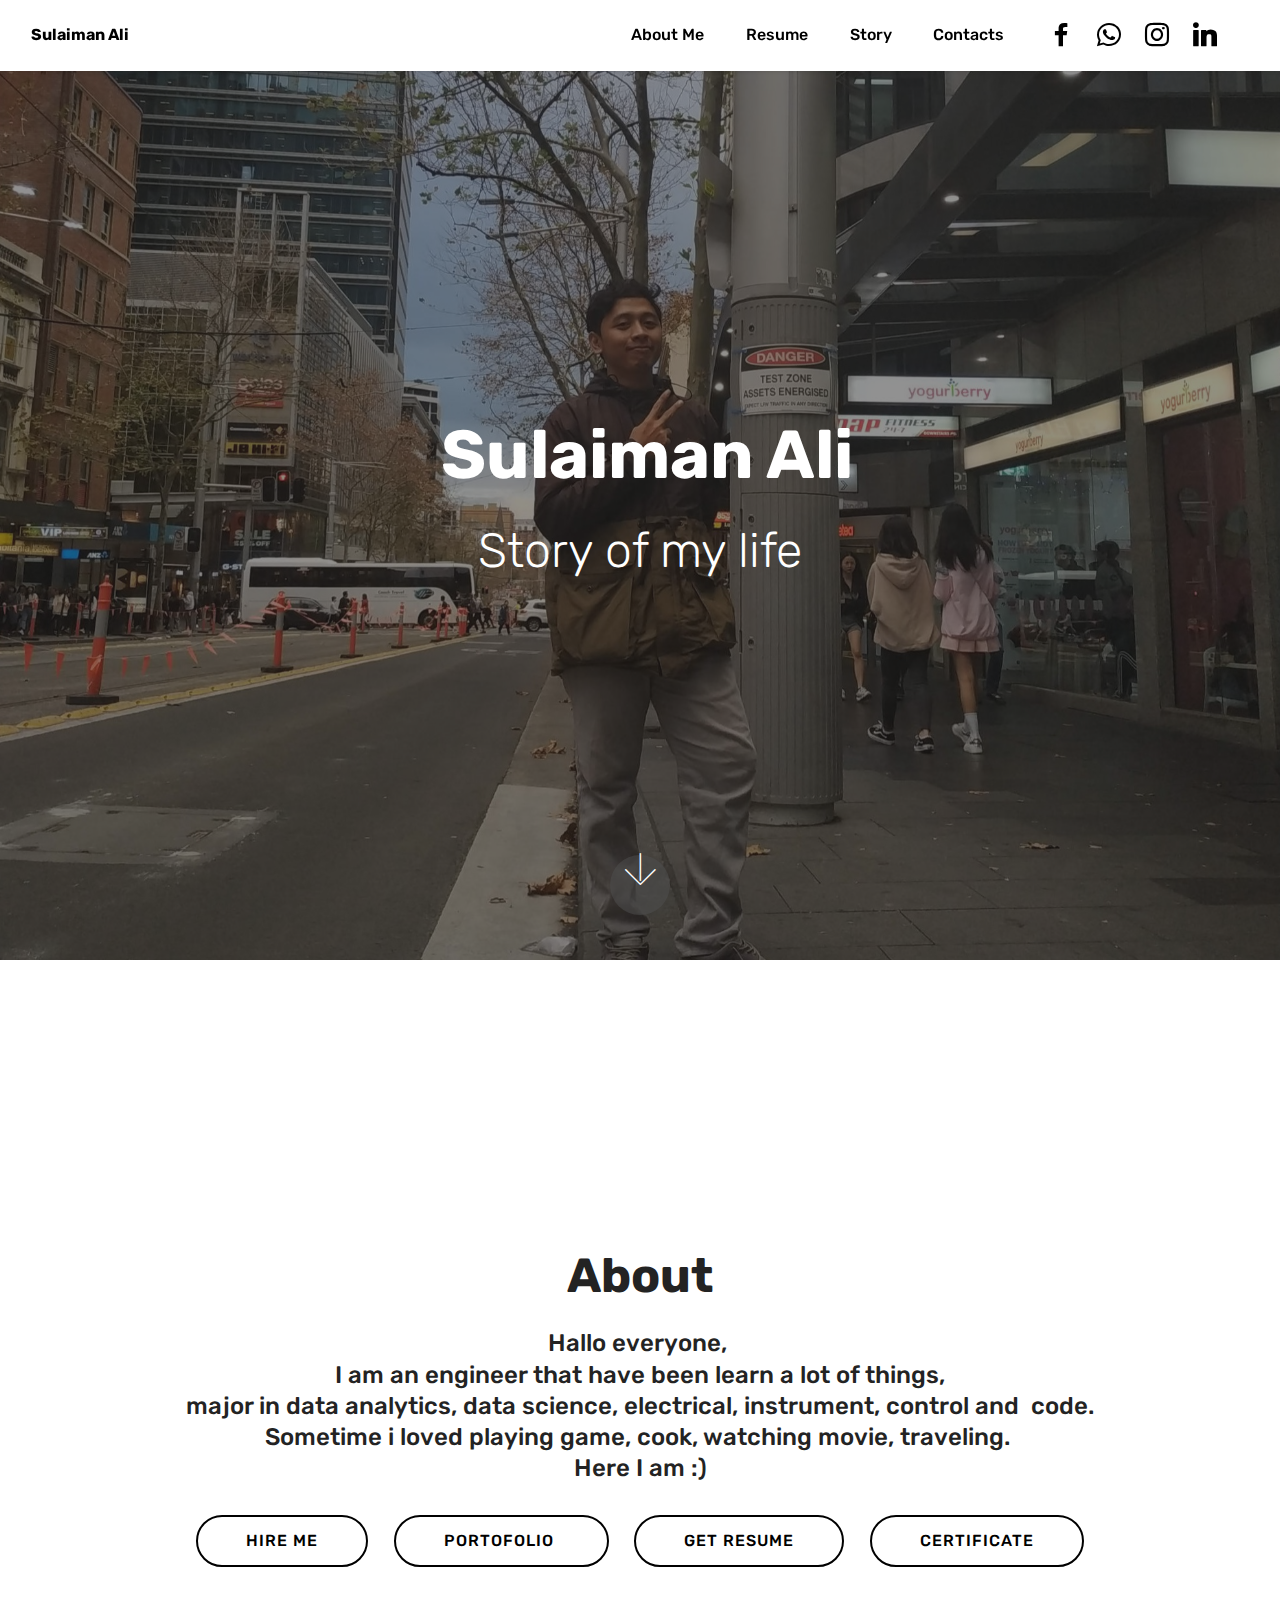
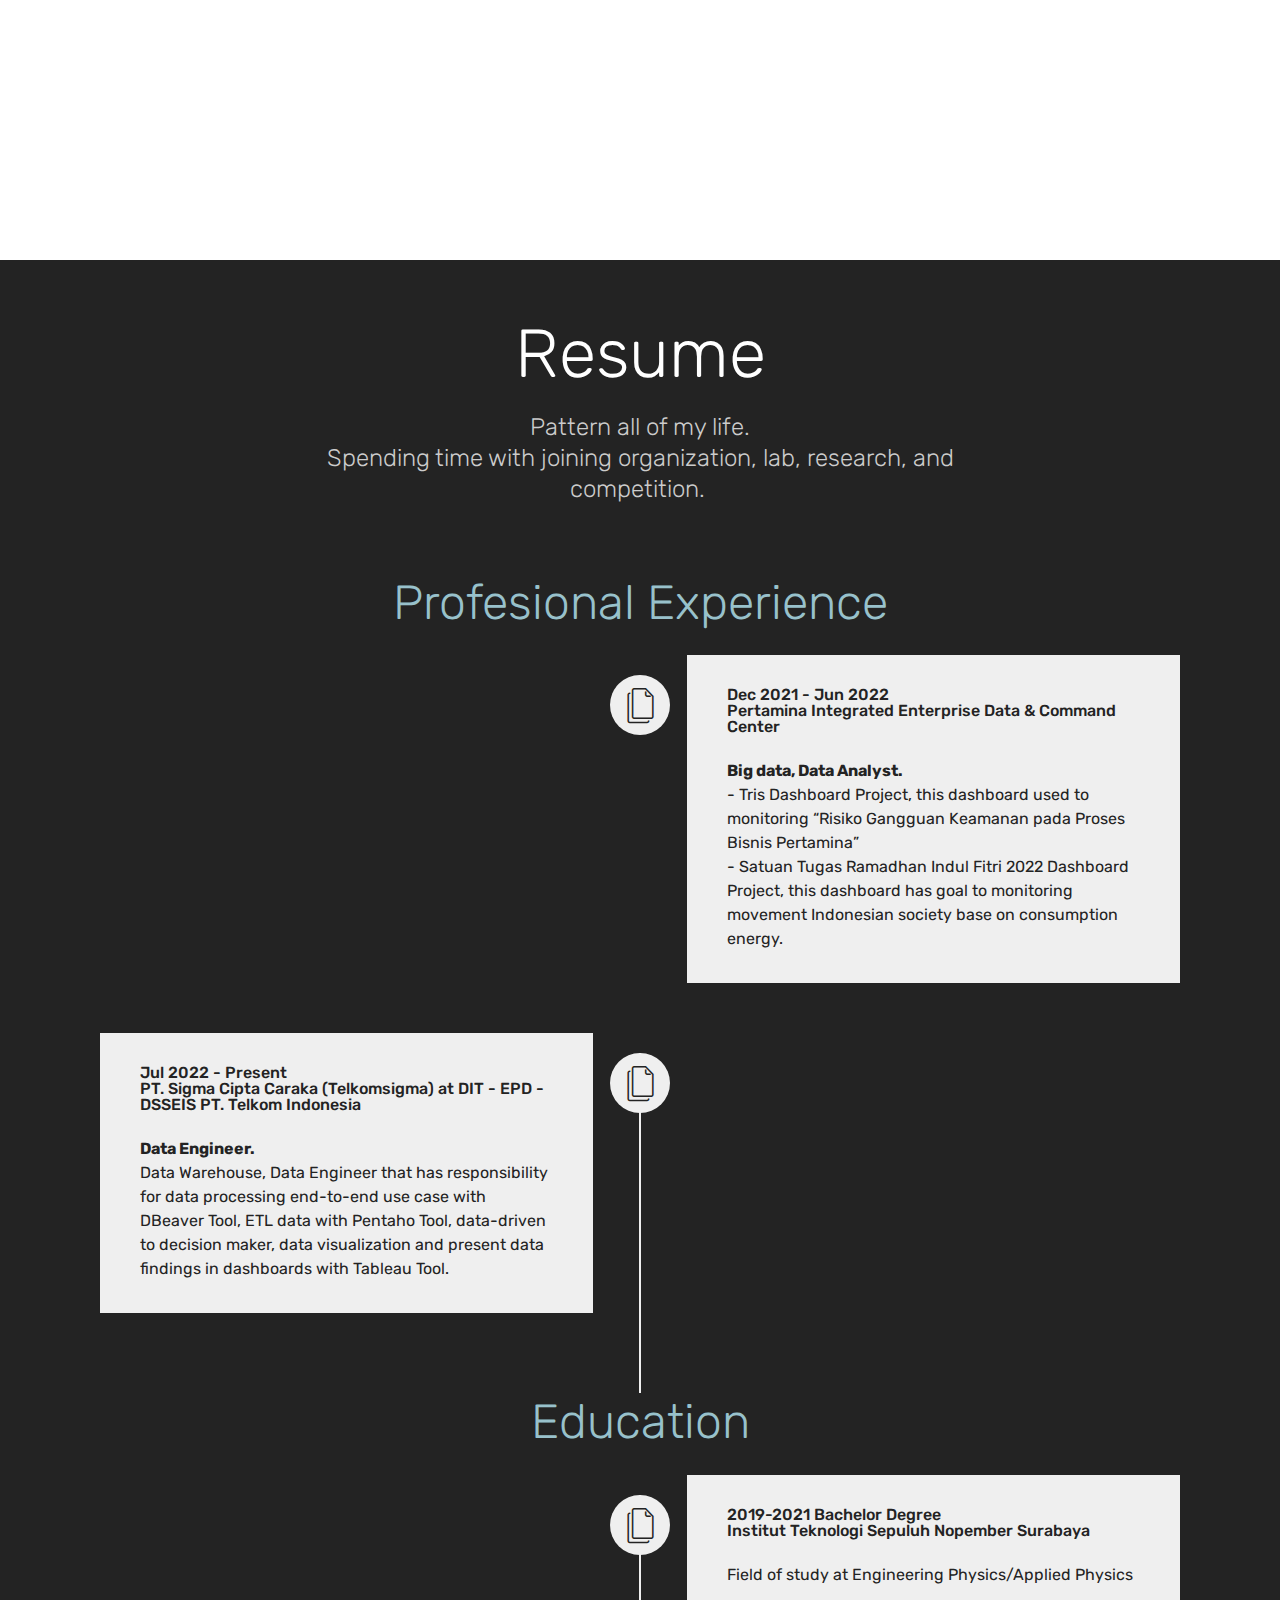
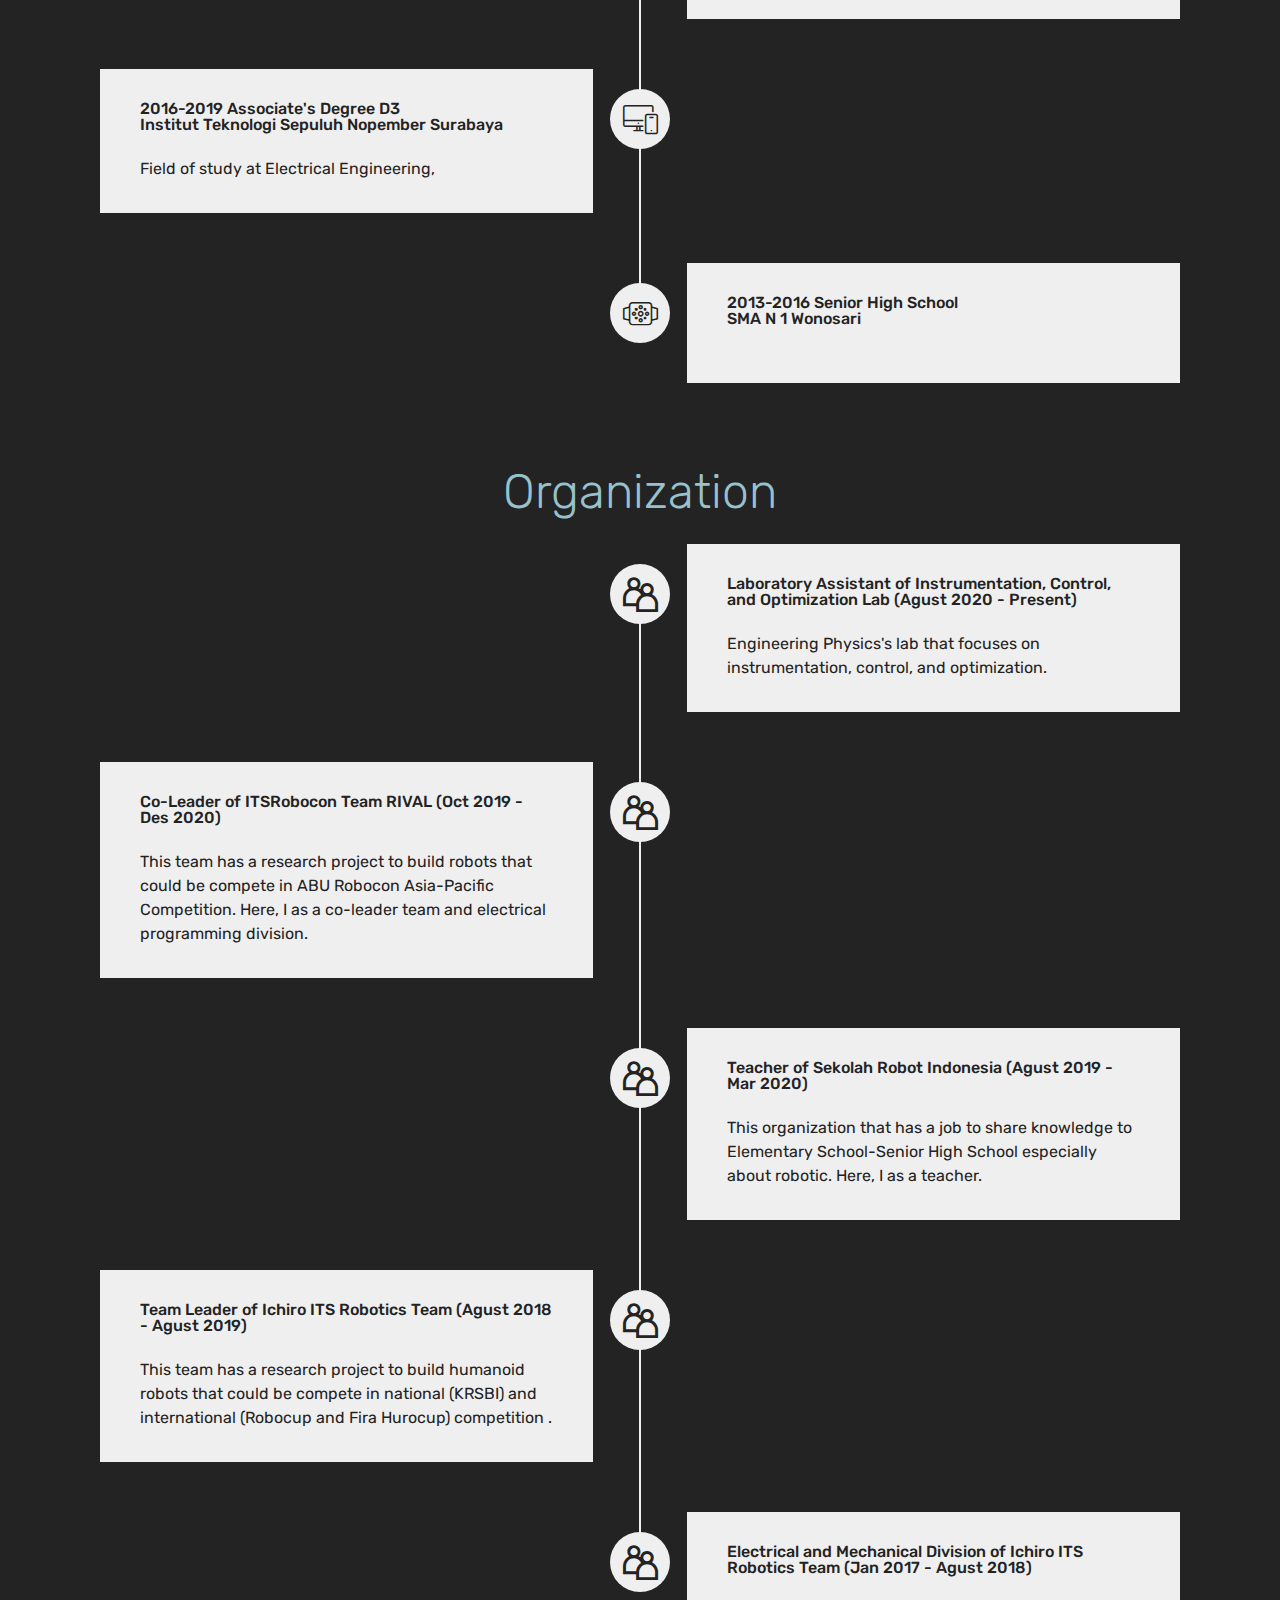
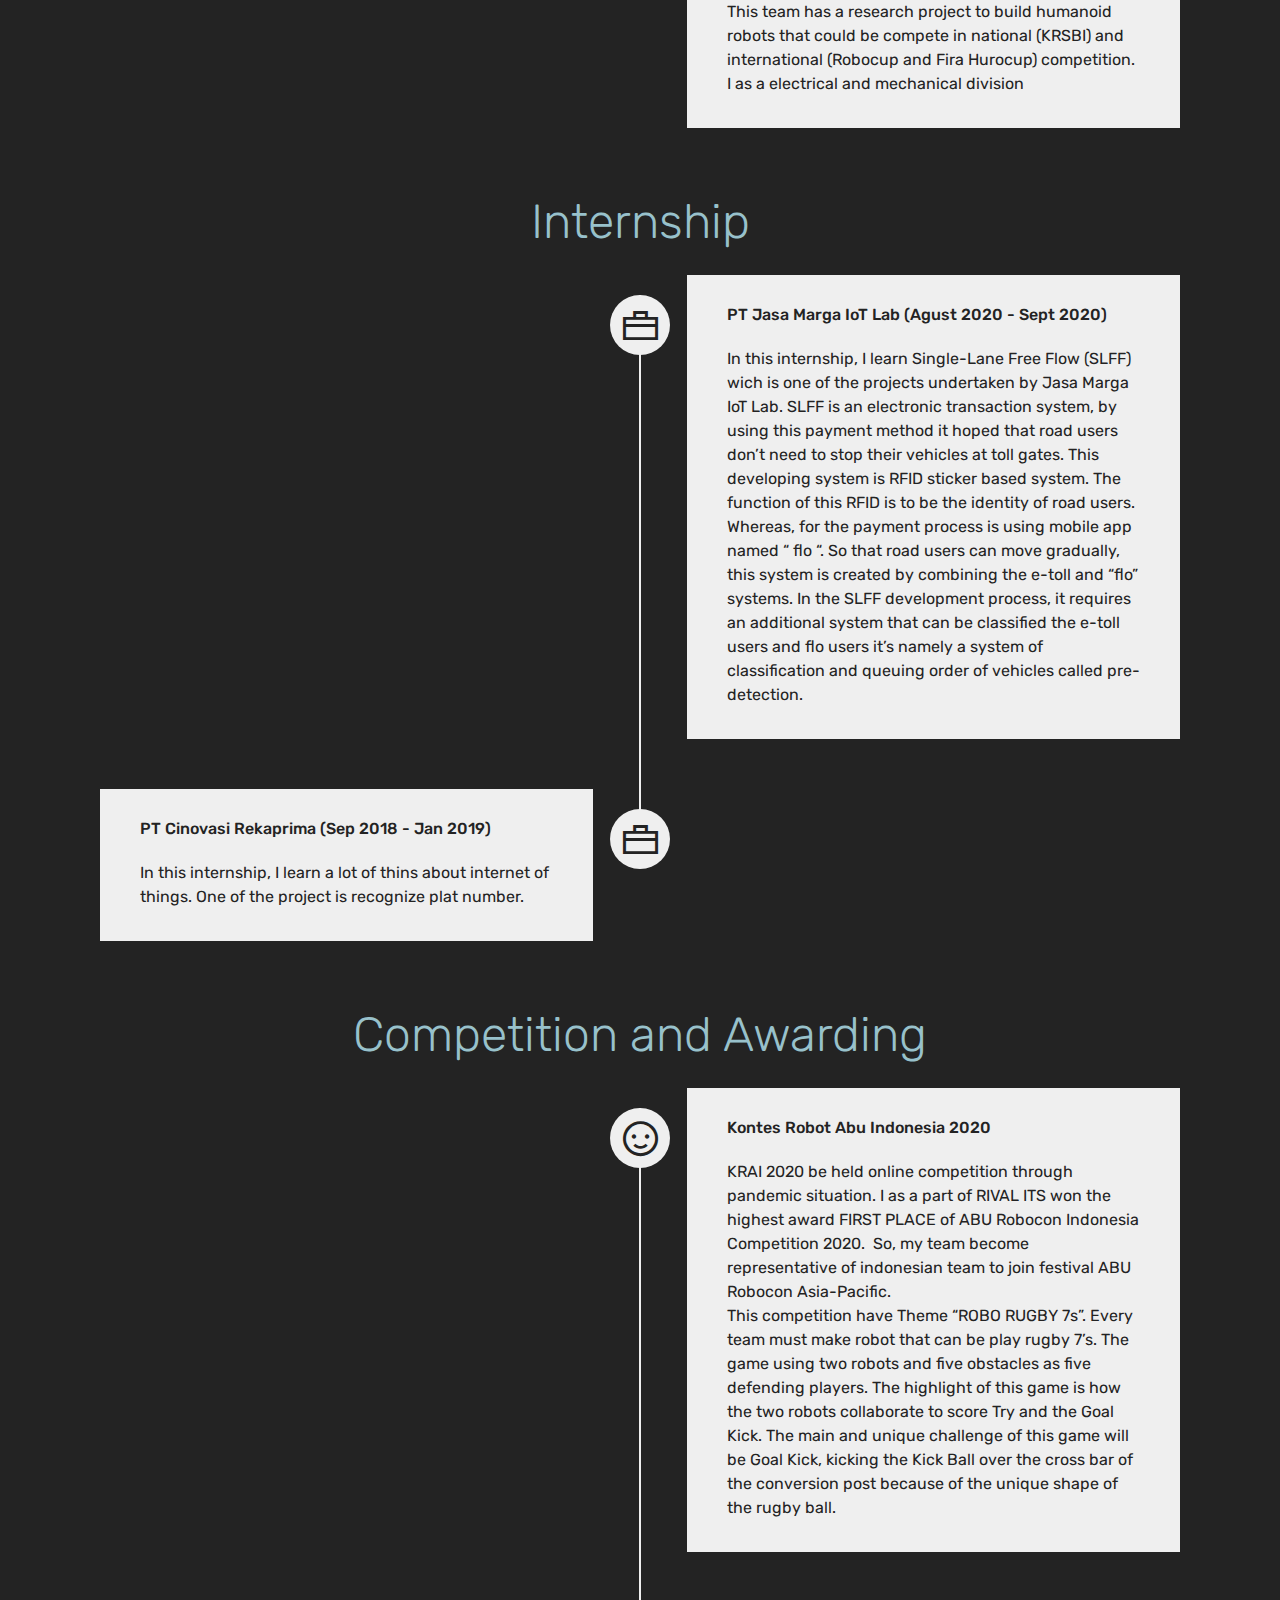
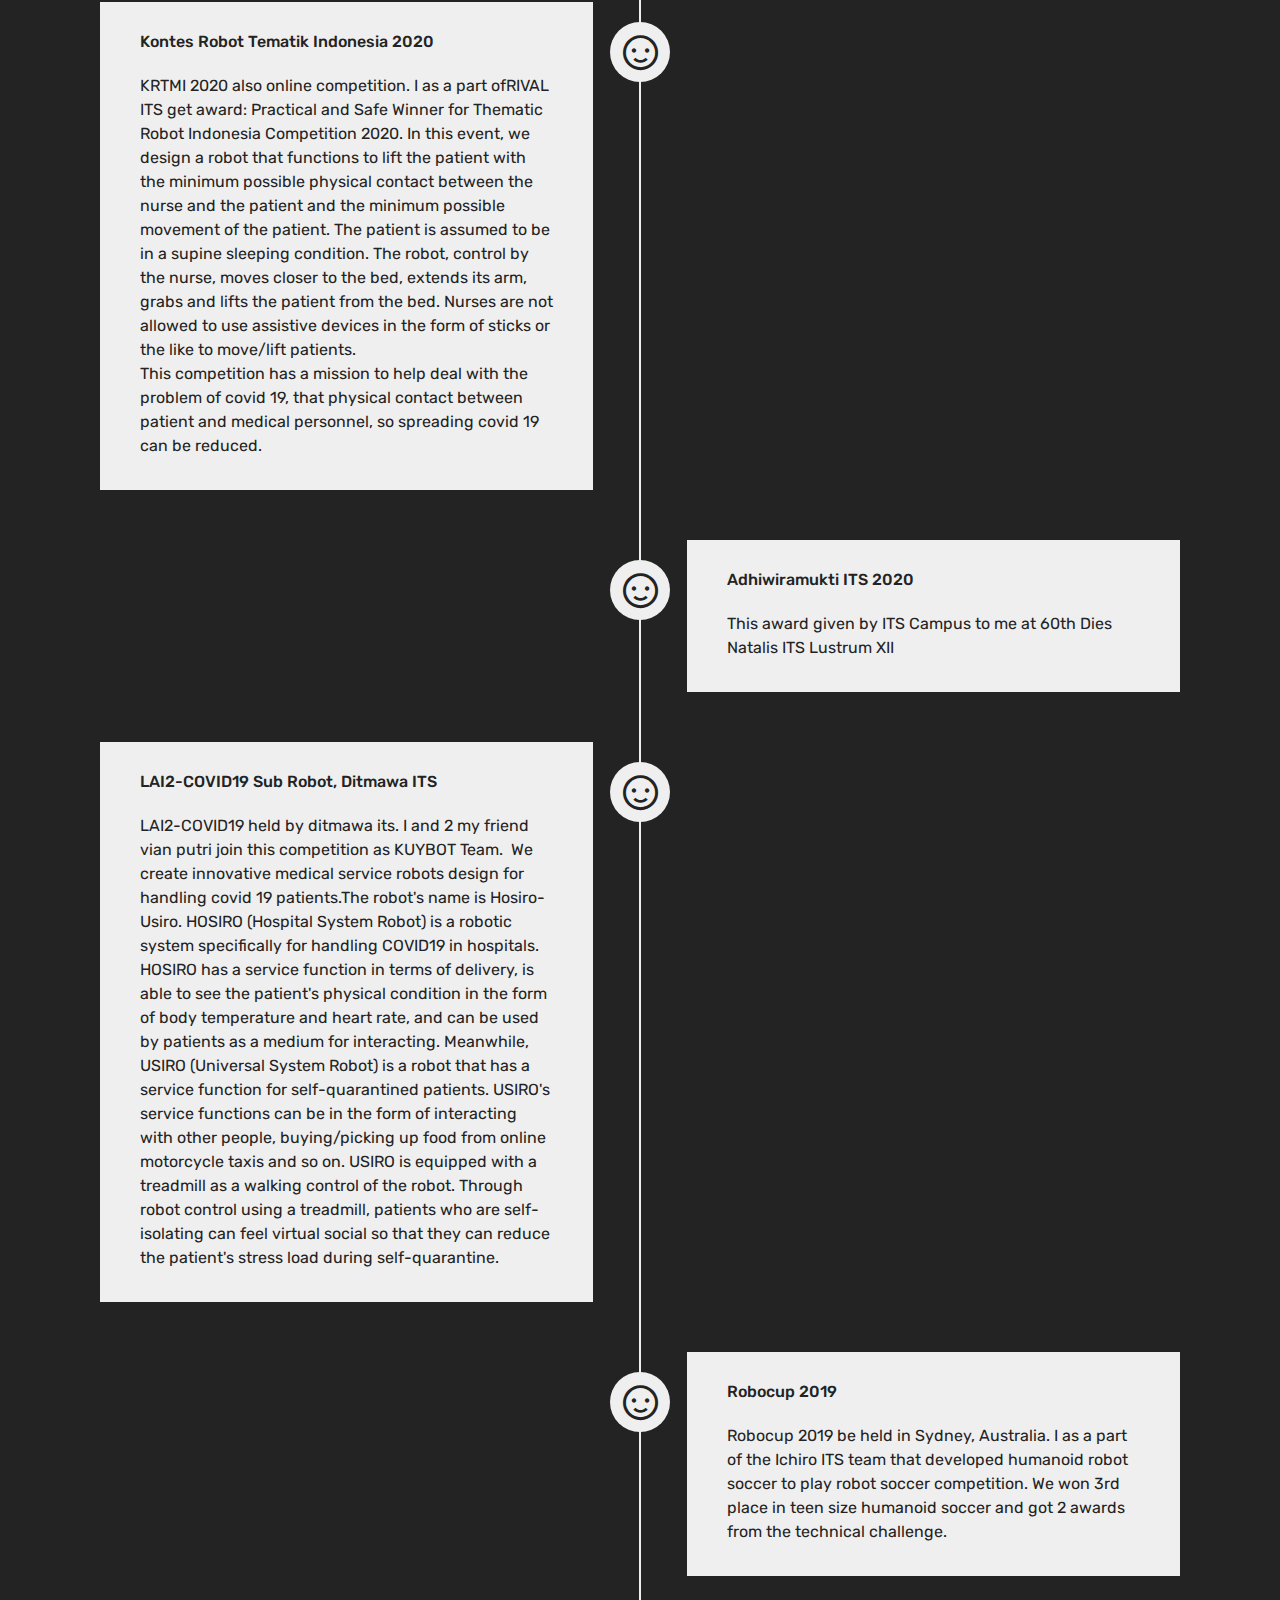
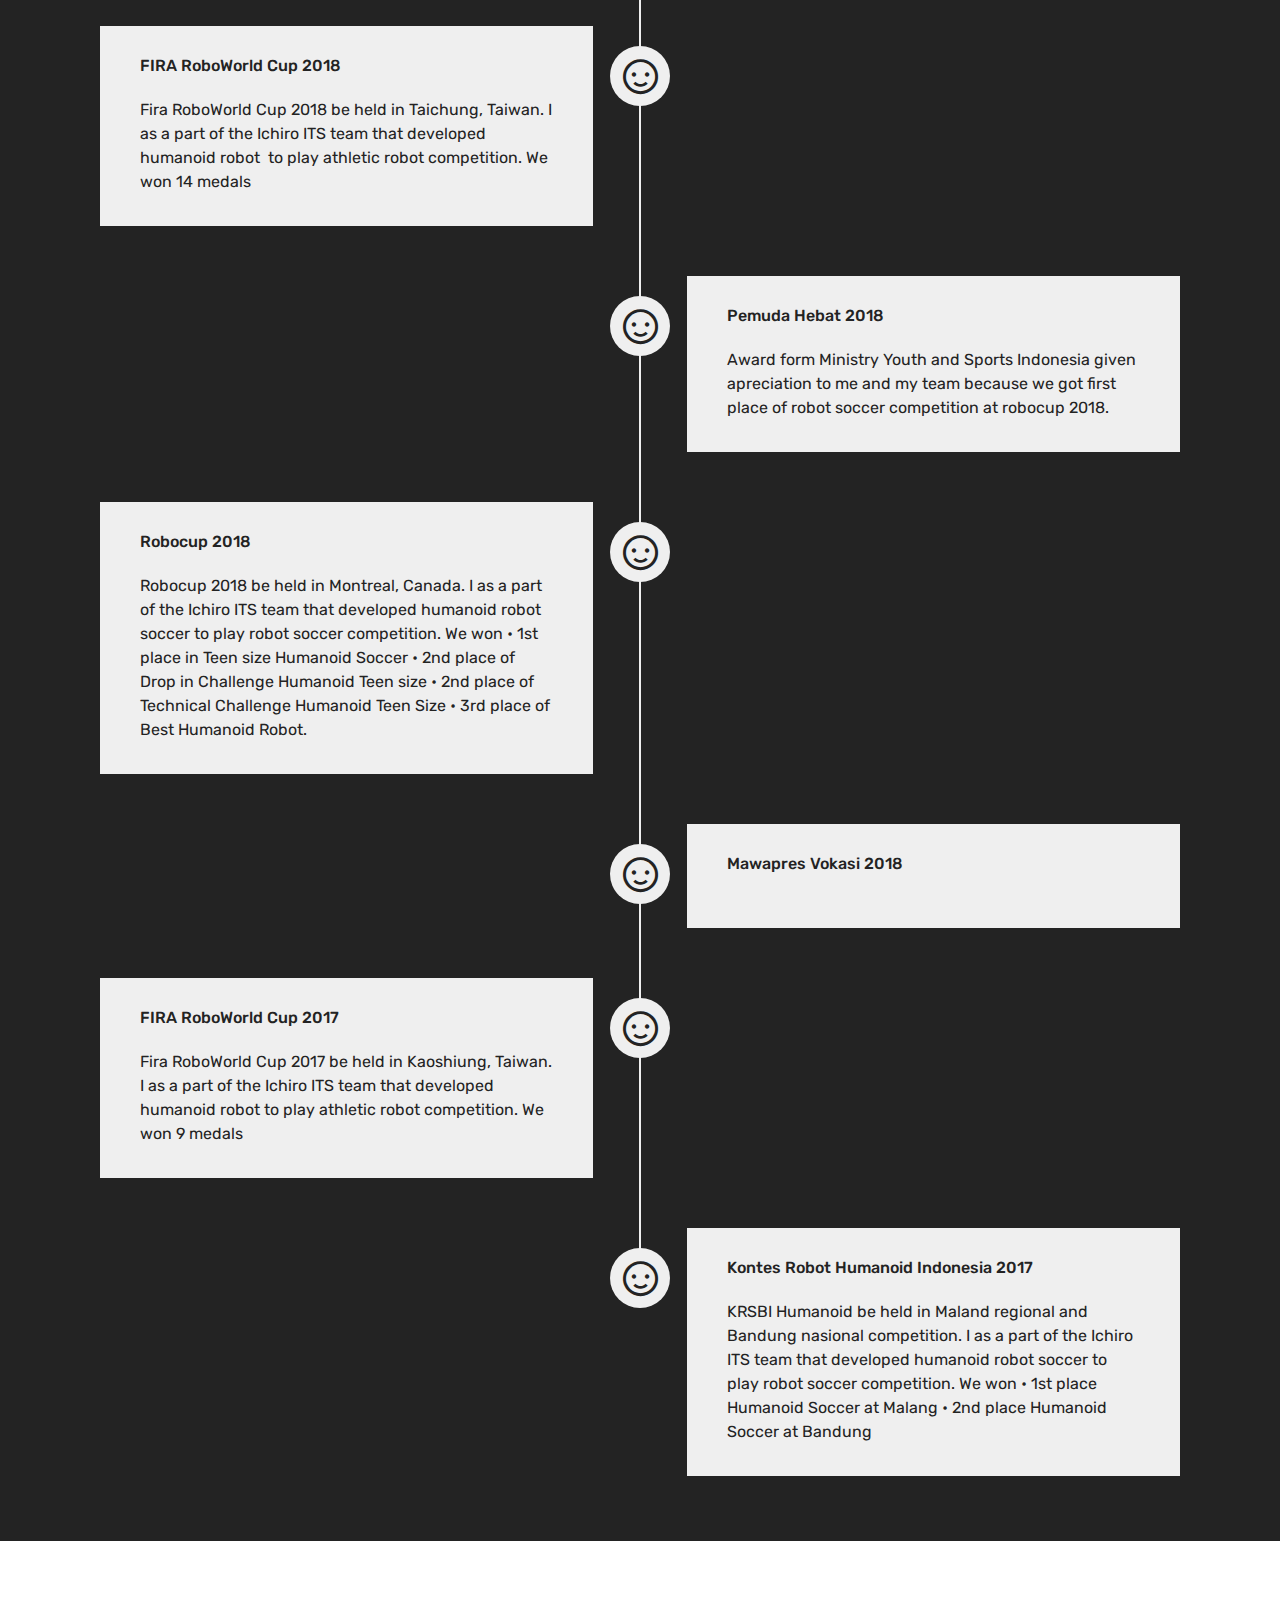
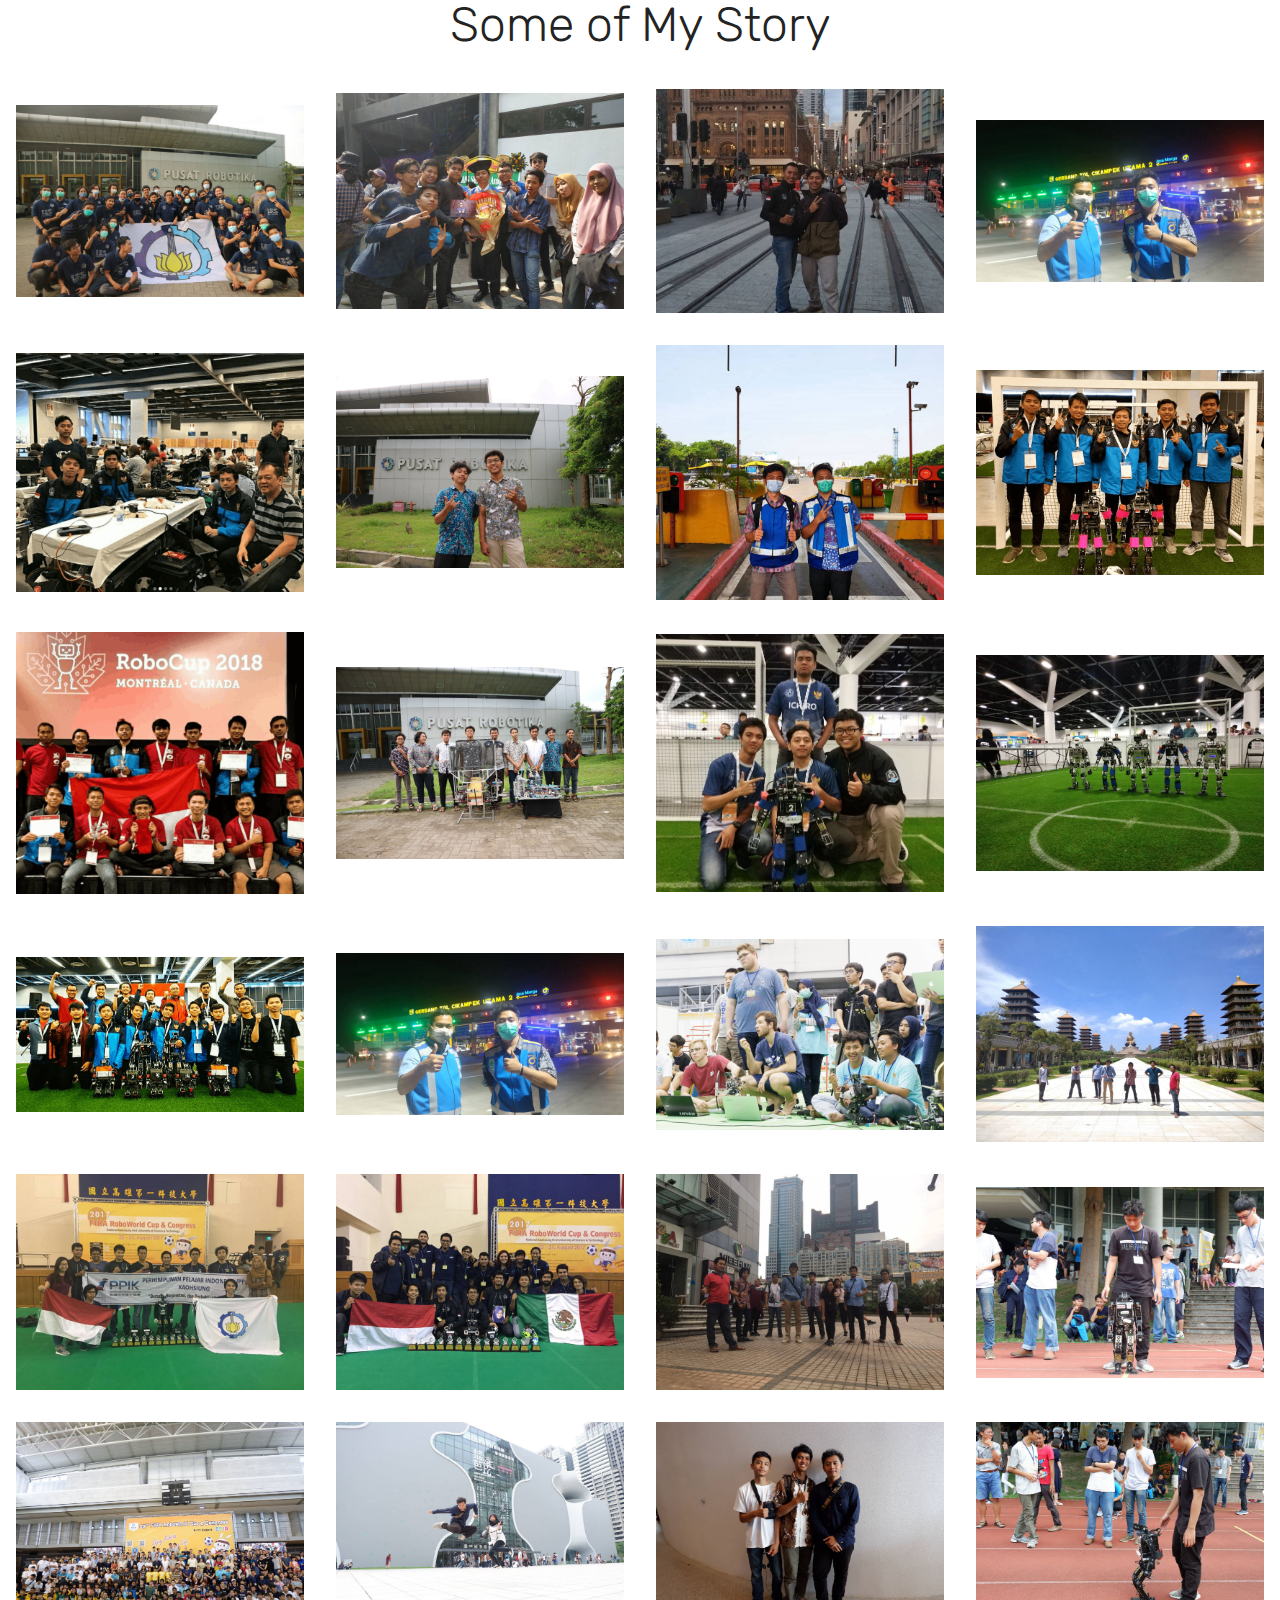
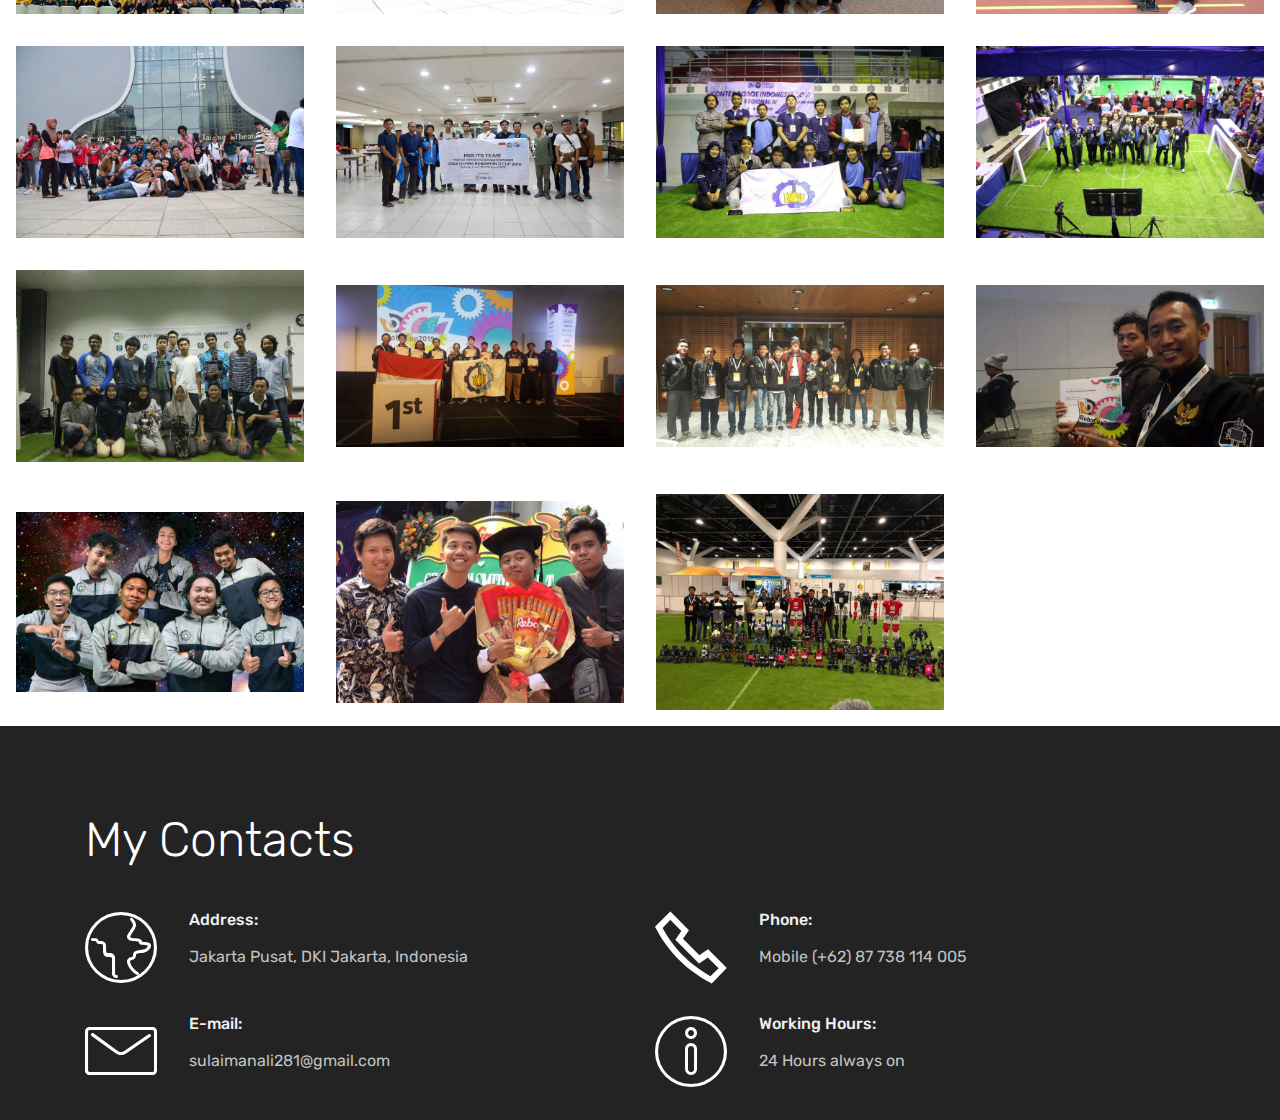
<file: index.html>
<!DOCTYPE html>
<html  >
<head>
  <!-- Site made with Mobirise Website Builder v5.6.8, https://mobirise.com -->
  <meta charset="UTF-8">
  <meta http-equiv="X-UA-Compatible" content="IE=edge">
  <meta name="generator" content="Mobirise v5.6.8, mobirise.com">
  <meta name="twitter:card" content="summary_large_image"/>
  <meta name="twitter:image:src" content="">
  <meta property="og:image" content="">
  <meta name="twitter:title" content="Home">
  <meta name="viewport" content="width=device-width, initial-scale=1, minimum-scale=1">
  <!-- <link rel="shortcut icon" href="assets/images/logo.png" type="image/x-icon"> -->
  <meta name="description" content="">
  
  
  <title>Sulaiman Ali</title>
  <link rel="stylesheet" href="assets/web/assets/mobirise-icons/mobirise-icons.css">
  <link rel="stylesheet" href="assets/web/assets/mobirise-icons2/mobirise2.css">
  <link rel="stylesheet" href="assets/bootstrap/css/bootstrap.min.css">
  <link rel="stylesheet" href="assets/bootstrap/css/bootstrap-grid.min.css">
  <link rel="stylesheet" href="assets/bootstrap/css/bootstrap-reboot.min.css">
  <link rel="stylesheet" href="assets/tether/tether.min.css">
  <link rel="stylesheet" href="assets/dropdown/css/style.css">
  <link rel="stylesheet" href="assets/socicon/css/styles.css">
  <link rel="stylesheet" href="assets/theme/css/style.css">
  <link rel="stylesheet" href="assets/gallery/style.css">
  <link rel="preload" href="https://fonts.googleapis.com/css?family=Rubik:300,400,500,600,700,800,900,300i,400i,500i,600i,700i,800i,900i&display=swap" as="style" onload="this.onload=null;this.rel='stylesheet'">
  <noscript><link rel="stylesheet" href="https://fonts.googleapis.com/css?family=Rubik:300,400,500,600,700,800,900,300i,400i,500i,600i,700i,800i,900i&display=swap"></noscript>
  <link rel="preload" as="style" href="assets/mobirise/css/mbr-additional.css"><link rel="stylesheet" href="assets/mobirise/css/mbr-additional.css" type="text/css">
  
  
  
  
</head>
<body>
  
  <section class="menu menu1 cid-sA0IOnR1Ho" once="menu" id="menu1-c">
    

    <nav class="navbar navbar-dropdown navbar-fixed-top navbar-expand-lg">
        <div class="container-fluid">
            <div class="navbar-brand">
                
                <span class="navbar-caption-wrap"><a class="navbar-caption text-black display-7" href="#top">Sulaiman Ali</a></span>
            </div>
            <button class="navbar-toggler" type="button" data-toggle="collapse" data-target="#navbarSupportedContent" aria-controls="navbarNavAltMarkup" aria-expanded="false" aria-label="Toggle navigation">
                <div class="hamburger">
                    <span></span>
                    <span></span>
                    <span></span>
                    <span></span>
                </div>
            </button>
            <div class="collapse navbar-collapse" id="navbarSupportedContent">
                <ul class="navbar-nav nav-dropdown nav-right" data-app-modern-menu="true"><li class="nav-item"><a class="nav-link link text-black text-primary display-4" href="index.html#content4-e">
                            About Me</a></li>
                    <li class="nav-item"><a class="nav-link link text-black text-primary display-4" href="index.html#content4-g">
                            Resume</a></li>
                    <li class="nav-item"><a class="nav-link link text-black text-primary display-4" href="index.html#content4-1e">Story</a>
                    </li><li class="nav-item"><a class="nav-link link text-black text-primary display-4" href="index.html#contacts3-v">Contacts</a></li></ul>
                <div class="icons-menu">
                    <a class="iconfont-wrapper" href="https://web.facebook.com/sulaiman.ali.281" target="_blank">
                        <span class="p-2 mbr-iconfont socicon-facebook socicon"></span>
                    </a>
                    <a class="iconfont-wrapper" href="https://wa.me/6287738114005" target="_blank">
                        <span class="p-2 mbr-iconfont socicon-whatsapp socicon"></span>
                    </a>
                    <a class="iconfont-wrapper" href="https://www.instagram.com/sulaimannali/" target="_blank">
                        <span class="p-2 mbr-iconfont socicon-instagram socicon"></span>
                    </a>
                    <a class="iconfont-wrapper" href="https://www.linkedin.com/in/sulaiman-ali-318a2a13b/" target="_blank">
                        <span class="p-2 mbr-iconfont socicon-linkedin socicon"></span>
                    </a>
                </div>
                
            </div>
        </div>
    </nav>
</section>

<section class="cid-sA1aLFx3Ki mbr-fullscreen mbr-parallax-background" id="header2-12">

    

    <div class="mbr-overlay" style="opacity: 0.5; background-color: rgb(35, 35, 35);"></div>

    <div class="container align-center">
        <div class="row justify-content-md-center">
            <div class="mbr-white col-md-10">
                <h1 class="mbr-section-title mbr-bold pb-3 mbr-fonts-style display-1">&nbsp;Sulaiman Ali</h1>
                <h3 class="mbr-section-subtitle align-center mbr-light pb-3 mbr-fonts-style display-2">Story of my life</h3>
                
                
            </div>
        </div>
    </div>
    <div class="mbr-arrow hidden-sm-down" aria-hidden="true">
        <a href="#next">
            <i class="mbri-down mbr-iconfont"></i>
        </a>
    </div>
</section>

<section class="content4 cid-sA0Jr6mETr mbr-fullscreen" id="content4-e">
    
    
    <div class="container">
        <div class="row justify-content-center">
            <div class="title col-md-12 col-lg-10">
                <h3 class="mbr-section-title mbr-fonts-style align-center mb-4 display-2">
                    <strong>About</strong></h3>
                <h4 class="mbr-section-subtitle align-center mbr-fonts-style mb-4 display-5">Hallo everyone,&nbsp;<br>I am an engineer that have been learn a lot of things,<br>major in data analytics, data science, electrical, instrument, control and&nbsp; code.<br>Sometime i loved playing game, cook, watching movie, traveling.&nbsp;<br>Here I am :)<br></h4>
                <div class="mbr-section-btn align-center"><a class="btn btn-black-outline display-4" href="https://wa.me/6287738114005">HIRE ME</a> <a class="btn btn-black-outline display-4" href="Portofolio.html">PORTOFOLIO&nbsp;</a>
                    <a class="btn btn-black-outline display-4" href="assets/files/CV_Sulaiman Ali.pdf" target="_blank">GET RESUME</a> <a class="btn btn-black-outline display-4" href="certificate.html">CERTIFICATE<br></a></div>
            </div>
        </div>
    </div>
</section>

<section class="mbr-section content4 cid-sA0PARKNxU" id="content4-g">

    

    <div class="container">
        <div class="media-container-row">
            <div class="title col-12 col-md-8">
                <h2 class="align-center pb-3 mbr-fonts-style display-1">
                    Resume</h2>
                <h3 class="mbr-section-subtitle align-center mbr-light mbr-fonts-style display-5">Pattern all of my life.<div>Spending time with joining organization, lab, research, and competition.&nbsp;</div></h3>
                
            </div>
        </div>
    </div>
</section>

<section class="timeline2 cid-t8QldZEbq9" id="timeline2-2z">

    

    

    <div class="container align-center">
        <h2 class="mbr-section-title pb-3 mbr-fonts-style display-2">
            Profesional Experience</h2>
        

        <div class="container timelines-container" mbri-timelines="">
            <!--1-->
            <div class="row timeline-element reverse">
                <span class="iconsBackground">
                    <span class="mbri-pages mbr-iconfont"></span>
                </span>          
                <div class="col-xs-12 col-md-6 align-left">
                    <div class="timeline-text-content">
                        <h4 class="mbr-timeline-title pb-3 mbr-fonts-style display-7">Dec 2021 - Jun 2022&nbsp;<div>Pertamina Integrated Enterprise Data &amp; Command Center</div></h4>
                        <p class="mbr-timeline-text mbr-fonts-style display-7"><strong>Big data, Data Analyst.</strong>&nbsp;<br>-	Tris Dashboard Project, this dashboard used to monitoring “Risiko Gangguan Keamanan pada Proses Bisnis Pertamina”
<br>-	Satuan Tugas Ramadhan Indul Fitri 2022 Dashboard Project, this dashboard has goal to monitoring movement Indonesian society base on consumption energy.&nbsp; &nbsp;<br></p>
                     </div>
                </div>
            </div>
            <!--2-->
            <div class="row timeline-element separline">
                <span class="iconsBackground">
                    <span class="mbri-pages mbr-iconfont"></span>
                </span>          
                <div class="col-xs-12 col-md-6 align-left">
                    <div class="timeline-text-content">
                        <h4 class="mbr-timeline-title pb-3 mbr-fonts-style display-7">Jul 2022 - Present &nbsp;<div>PT. Sigma Cipta Caraka (Telkomsigma) at DIT - EPD - DSSEIS PT. Telkom Indonesia</div></h4>
                        <p class="mbr-timeline-text mbr-fonts-style display-7"><strong>Data Engineer.</strong>&nbsp;<br>Data Warehouse, Data Engineer that has responsibility for data processing end-to-end use case with DBeaver Tool, ETL data with Pentaho Tool, data-driven to decision maker, data visualization and present data findings in dashboards with Tableau Tool.&nbsp; &nbsp;<br></p>
                     </div>
                </div>
            </div>
            <!--3-->
            
            <!--4-->
            
            <!--5-->
            
            <!--6-->
            
            <!--7-->
            
            <!--8-->
            
            <!--9-->
            
            <!--10-->
            
            <!--11-->
            
            <!--12-->
            
        </div>
    </div>
</section>

<section class="timeline2 cid-sA0DO7mp1j" id="timeline2-6">

    

    

    <div class="container align-center">
        <h2 class="mbr-section-title pb-3 mbr-fonts-style display-2">
            Education</h2>
        

        <div class="container timelines-container" mbri-timelines="">
            <!--1-->
            <div class="row timeline-element reverse separline">
                <span class="iconsBackground">
                    <span class="mbri-pages mbr-iconfont"></span>
                </span>          
                <div class="col-xs-12 col-md-6 align-left">
                    <div class="timeline-text-content">
                        <h4 class="mbr-timeline-title pb-3 mbr-fonts-style display-7">2019-2021 Bachelor Degree
<div>Institut Teknologi Sepuluh Nopember Surabaya</div></h4>
                        <p class="mbr-timeline-text mbr-fonts-style display-7">Field of study at Engineering Physics/Applied Physics</p>
                     </div>
                </div>
            </div>
            <!--2-->
            <div class="row timeline-element separline">
                <span class="iconsBackground">
                    <span class="mbri-responsive mbr-iconfont"></span>
                </span>
                <div class="col-xs-12 col-md-6 align-left ">
                    <div class="timeline-text-content">
                        <h4 class="mbr-timeline-title pb-3 mbr-fonts-style display-7">
                            2016-2019&nbsp;Associate's Degree D3<br>Institut Teknologi Sepuluh Nopember Surabaya<br></h4>
                        <p class="mbr-timeline-text mbr-fonts-style display-7">
                            Field of study at Electrical Engineering,</p>
                    </div>
                </div>
            </div>
            <!--3-->
            <div class="row timeline-element reverse">
                <span class="iconsBackground">
                    <span class="mbri-watch mbr-iconfont"></span>
                </span>
                <div class="col-xs-12 col-md-6 align-left">
                    <div class="timeline-text-content">
                        <h4 class="mbr-timeline-title pb-3 mbr-fonts-style display-7">2013-2016 Senior High School
<div>SMA N 1 Wonosari</div></h4>      
                        <p class="mbr-timeline-text mbr-fonts-style display-7"></p>
                    </div>
                </div>
            </div>
            <!--4-->
            
            <!--5-->
            
            <!--6-->
            
            <!--7-->
            
            <!--8-->
            
            <!--9-->
            
            <!--10-->
            
            <!--11-->
            
            <!--12-->
            
        </div>
    </div>
</section>

<section class="timeline2 cid-sA0S4JT5mr" id="timeline2-j">

    

    

    <div class="container align-center">
        <h2 class="mbr-section-title pb-3 mbr-fonts-style display-2">
            Organization</h2>
        

        <div class="container timelines-container" mbri-timelines="">
            <!--1-->
            <div class="row timeline-element reverse separline">
                <span class="iconsBackground">
                    <span class="mbr-iconfont mobi-mbri-users mobi-mbri"></span>
                </span>          
                <div class="col-xs-12 col-md-6 align-left">
                    <div class="timeline-text-content">
                        <h4 class="mbr-timeline-title pb-3 mbr-fonts-style display-7">Laboratory Assistant of Instrumentation, Control, and Optimization Lab (Agust 2020 - Present)</h4>
                        <p class="mbr-timeline-text mbr-fonts-style display-7">Engineering Physics's lab that focuses on instrumentation, control, and optimization.&nbsp;</p>
                     </div>
                </div>
            </div>
            <!--2-->
            <div class="row timeline-element separline">
                <span class="iconsBackground">
                    <span class="mbr-iconfont mobi-mbri-users mobi-mbri"></span>
                </span>
                <div class="col-xs-12 col-md-6 align-left ">
                    <div class="timeline-text-content">
                        <h4 class="mbr-timeline-title pb-3 mbr-fonts-style display-7">Co-Leader of ITSRobocon Team RIVAL (Oct 2019 - Des 2020)</h4>
                        <p class="mbr-timeline-text mbr-fonts-style display-7">This team has a research project to build robots that could be compete in ABU Robocon Asia-Pacific Competition. Here, I as a co-leader team and electrical programming division.</p>
                    </div>
                </div>
            </div>
            <!--3-->
            <div class="row timeline-element reverse separline">
                <span class="iconsBackground">
                    <span class="mbr-iconfont mobi-mbri-users mobi-mbri"></span>
                </span>
                <div class="col-xs-12 col-md-6 align-left">
                    <div class="timeline-text-content">
                        <h4 class="mbr-timeline-title pb-3 mbr-fonts-style display-7">Teacher of Sekolah Robot Indonesia (Agust 2019 - Mar 2020)</h4>      
                        <p class="mbr-timeline-text mbr-fonts-style display-7">This organization that has a job to share knowledge to Elementary School-Senior High School especially about robotic. Here, I as a teacher.</p>
                    </div>
                </div>
            </div>
            <!--4-->
            <div class="row timeline-element separline">
                <span class="iconsBackground">
                    <span class="mbr-iconfont mobi-mbri-users mobi-mbri"></span>
                </span>
                <div class="col-xs-12 col-md-6 align-left ">
                    <div class="timeline-text-content">
                        <h4 class="mbr-timeline-title pb-3 mbr-fonts-style display-7">Team Leader of Ichiro ITS Robotics Team (Agust 2018 - Agust 2019)</h4>
                        <p class="mbr-timeline-text mbr-fonts-style display-7">This team has a research project to build humanoid robots that could be compete in national (KRSBI) and international (Robocup and Fira Hurocup) competition .</p>
                    </div>
                </div>
            </div>
            <!--5-->
            <div class="row timeline-element reverse">
                <span class="iconsBackground">
                    <span class="mbr-iconfont mobi-mbri-users mobi-mbri"></span>
                </span>
                <div class="col-xs-12 col-md-6 align-left">
                    <div class="timeline-text-content">
                        <h4 class="mbr-timeline-title pb-3 mbr-fonts-style display-7">Electrical and Mechanical Division of Ichiro ITS Robotics Team (Jan 2017 - Agust 2018)</h4>
                        <p class="mbr-timeline-text mbr-fonts-style display-7">This team has a research project to build humanoid robots that could be compete in national (KRSBI) and international (Robocup and Fira Hurocup) competition.<br>I as a electrical and mechanical division</p>
                    </div>
                </div>
            </div>
            <!--6-->
            
            <!--7-->
            
            <!--8-->
            
            <!--9-->
            
            <!--10-->
            
            <!--11-->
            
            <!--12-->
            
        </div>
    </div>
</section>

<section class="timeline2 cid-sA0VKP921N" id="timeline2-l">

    

    

    <div class="container align-center">
        <h2 class="mbr-section-title pb-3 mbr-fonts-style display-2">
            Internship</h2>
        

        <div class="container timelines-container" mbri-timelines="">
            <!--1-->
            <div class="row timeline-element reverse separline">
                <span class="iconsBackground">
                    <span class="mbr-iconfont mobi-mbri-briefcase mobi-mbri"></span>
                </span>          
                <div class="col-xs-12 col-md-6 align-left">
                    <div class="timeline-text-content">
                        <h4 class="mbr-timeline-title pb-3 mbr-fonts-style display-7">PT Jasa Marga IoT Lab (Agust 2020 - Sept 2020)</h4>
                        <p class="mbr-timeline-text mbr-fonts-style display-7">In this internship, I learn Single-Lane Free Flow (SLFF)&nbsp; wich is one of the projects undertaken by Jasa Marga IoT Lab. SLFF is an electronic transaction system, by using this payment method it hoped that road users don’t need to stop their vehicles at toll gates. This developing system is RFID sticker based system. The function of this RFID is to be the identity of road users. Whereas, for the payment process is using mobile app named “ flo “. So that road users can move gradually, this system is created by combining the e-toll and “flo” systems. In the SLFF development process, it requires an additional system that can be classified the e-toll users and flo users it’s namely a system of classification and queuing order of vehicles called pre-detection.</p>
                     </div>
                </div>
            </div>
            <!--2-->
            <div class="row timeline-element ">
                <span class="iconsBackground">
                    <span class="mbr-iconfont mobi-mbri-briefcase mobi-mbri"></span>
                </span>
                <div class="col-xs-12 col-md-6 align-left ">
                    <div class="timeline-text-content">
                        <h4 class="mbr-timeline-title pb-3 mbr-fonts-style display-7">PT Cinovasi Rekaprima (Sep 2018 - Jan 2019)</h4>
                        <p class="mbr-timeline-text mbr-fonts-style display-7">In this internship, I learn a lot of thins about internet of things. One of the project is recognize plat number.</p>
                    </div>
                </div>
            </div>
            <!--3-->
            
            <!--4-->
            
            <!--5-->
            
            <!--6-->
            
            <!--7-->
            
            <!--8-->
            
            <!--9-->
            
            <!--10-->
            
            <!--11-->
            
            <!--12-->
            
        </div>
    </div>
</section>

<section class="timeline2 cid-sA0VSud9vr" id="timeline2-m">

    

    

    <div class="container align-center">
        <h2 class="mbr-section-title pb-3 mbr-fonts-style display-2">
            Competition and Awarding</h2>
        

        <div class="container timelines-container" mbri-timelines="">
            <!--1-->
            <div class="row timeline-element reverse separline">
                <span class="iconsBackground">
                    <span class="mbr-iconfont mobi-mbri-smile-face mobi-mbri"></span>
                </span>          
                <div class="col-xs-12 col-md-6 align-left">
                    <div class="timeline-text-content">
                        <h4 class="mbr-timeline-title pb-3 mbr-fonts-style display-7">Kontes Robot Abu Indonesia 2020</h4>
                        <p class="mbr-timeline-text mbr-fonts-style display-7">KRAI 2020 be held online competition through pandemic situation.  I as a part of RIVAL ITS won the highest award FIRST PLACE of ABU Robocon Indonesia Competition 2020.&nbsp; So, my team become representative of indonesian team to join festival ABU Robocon Asia-Pacific.<br>This competition have Theme “ROBO RUGBY 7s”. Every team must make robot that can be play rugby 7’s. The&nbsp; game using two robots and five obstacles as five defending players. The highlight of this game is how the two robots collaborate to score Try and the Goal Kick. The main and unique challenge of this game will be Goal Kick, kicking the Kick Ball over the cross bar of the conversion post because of the unique shape of the rugby ball. </p>
                     </div>
                </div>
            </div>
            <!--2-->
            <div class="row timeline-element separline">
                <span class="iconsBackground">
                    <span class="mbr-iconfont mobi-mbri-smile-face mobi-mbri"></span>
                </span>
                <div class="col-xs-12 col-md-6 align-left ">
                    <div class="timeline-text-content">
                        <h4 class="mbr-timeline-title pb-3 mbr-fonts-style display-7">Kontes Robot Tematik Indonesia 2020</h4>
                        <p class="mbr-timeline-text mbr-fonts-style display-7">KRTMI 2020 also online competition. I as a part ofRIVAL ITS get award: Practical and Safe Winner for Thematic Robot Indonesia Competition 2020. In this event, we design a robot that functions to lift the patient with the minimum possible physical contact between the nurse and the patient and the minimum possible movement of the patient.&nbsp;The patient is assumed to be in a supine sleeping condition. The robot, control by the nurse, moves closer to the bed, extends its arm, grabs and lifts the patient from the bed. Nurses are not allowed to use assistive devices in the form of sticks or the like to move/lift patients.&nbsp;<br>This competition has a mission to help deal with the problem of covid 19, that physical contact between patient and&nbsp;medical personnel, so spreading covid 19 can be reduced.</p>
                    </div>
                </div>
            </div>
            <!--3-->
            <div class="row timeline-element reverse separline">
                <span class="iconsBackground">
                    <span class="mbr-iconfont mobi-mbri-smile-face mobi-mbri"></span>
                </span>
                <div class="col-xs-12 col-md-6 align-left">
                    <div class="timeline-text-content">
                        <h4 class="mbr-timeline-title pb-3 mbr-fonts-style display-7">Adhiwiramukti ITS 2020</h4>      
                        <p class="mbr-timeline-text mbr-fonts-style display-7">This award given by ITS Campus to me at 60th Dies Natalis ITS Lustrum XII</p>
                    </div>
                </div>
            </div>
            <!--4-->
            <div class="row timeline-element separline">
                <span class="iconsBackground">
                    <span class="mbr-iconfont mobi-mbri-smile-face mobi-mbri"></span>
                </span>
                <div class="col-xs-12 col-md-6 align-left ">
                    <div class="timeline-text-content">
                        <h4 class="mbr-timeline-title pb-3 mbr-fonts-style display-7">LAI2-COVID19 Sub Robot, Ditmawa ITS</h4>
                        <p class="mbr-timeline-text mbr-fonts-style display-7">LAI2-COVID19 held by ditmawa its. I and 2 my friend vian putri join this competition as KUYBOT Team.&nbsp; We create innovative medical service robots design for handling covid 19 patients.The robot's name is Hosiro-Usiro. HOSIRO (Hospital System Robot) is a robotic system specifically for handling COVID19 in hospitals. HOSIRO has a service function in terms of delivery, is able to see the patient's physical condition in the form of body temperature and heart rate, and can be used by patients as a medium for interacting. Meanwhile, USIRO (Universal System Robot) is a robot that has a service function for self-quarantined patients. USIRO's service functions can be in the form of interacting with other people, buying/picking up food from online motorcycle taxis and so on. USIRO is equipped with a treadmill as a walking control of the robot. Through robot control using a treadmill, patients who are self-isolating can feel virtual social so that they can reduce the patient's stress load during self-quarantine.</p>
                    </div>
                </div>
            </div>
            <!--5-->
            <div class="row timeline-element reverse separline">
                <span class="iconsBackground">
                    <span class="mbr-iconfont mobi-mbri-smile-face mobi-mbri"></span>
                </span>
                <div class="col-xs-12 col-md-6 align-left">
                    <div class="timeline-text-content">
                        <h4 class="mbr-timeline-title pb-3 mbr-fonts-style display-7">
                            Robocup 2019</h4>
                        <p class="mbr-timeline-text mbr-fonts-style display-7">Robocup 2019 be held in Sydney, Australia. I as a part of the Ichiro ITS team that developed humanoid robot soccer to play robot soccer competition. We won 3rd place in teen size humanoid soccer and got 2 awards from the technical challenge.</p>
                    </div>
                </div>
            </div>
            <!--6-->
            <div class="row timeline-element separline">
                <span class="iconsBackground">
                    <span class="mbr-iconfont mobi-mbri-smile-face mobi-mbri"></span>
                </span>
                <div class="col-xs-12 col-md-6 align-left ">
                    <div class="timeline-text-content">
                        <h4 class="mbr-timeline-title pb-3 mbr-fonts-style display-7">FIRA RoboWorld Cup 2018</h4>
                        <p class="mbr-timeline-text mbr-fonts-style display-7">Fira RoboWorld Cup 2018 be held in Taichung, Taiwan. I as a part of the Ichiro ITS team that developed humanoid robot&nbsp; to play athletic robot competition. We won 14 medals</p>
                    </div>
                </div>
            </div>
            <!--7-->
            <div class="row timeline-element reverse separline">
                <span class="iconsBackground">
                    <span class="mbr-iconfont mobi-mbri-smile-face mobi-mbri"></span>
                </span>
                <div class="col-xs-12 col-md-6 align-left">
                    <div class="timeline-text-content">
                        <h4 class="mbr-timeline-title pb-3 mbr-fonts-style display-7">Pemuda Hebat 2018</h4>
                        <p class="mbr-timeline-text mbr-fonts-style display-7">Award form Ministry Youth and Sports Indonesia given apreciation to me and my team because we got first place of robot soccer competition at robocup 2018.&nbsp;</p>
                    </div>
                </div>
            </div>
            <!--8-->
            <div class="row timeline-element separline">
                <span class="iconsBackground">
                    <span class="mbr-iconfont mobi-mbri-smile-face mobi-mbri"></span>
                </span>
                <div class="col-xs-12 col-md-6 align-left ">
                    <div class="timeline-text-content">
                        <h4 class="mbr-timeline-title pb-3 mbr-fonts-style display-7">Robocup 2018</h4>
                        <p class="mbr-timeline-text mbr-fonts-style display-7">Robocup 2018 be held in Montreal, Canada. I as a part of the Ichiro ITS team that developed humanoid robot soccer to play robot soccer competition. We won • 1st place in Teen size Humanoid Soccer •	2nd place of Drop in Challenge Humanoid Teen size •	2nd place of Technical
Challenge Humanoid Teen Size •	3rd place of Best Humanoid Robot.<br></p>
                    </div>
                </div>
            </div>
            <!--9-->
            <div class="row timeline-element reverse separline">
                <span class="iconsBackground">
                    <span class="mbr-iconfont mobi-mbri-smile-face mobi-mbri"></span>
                </span>
                <div class="col-xs-12 col-md-6 align-left">
                    <div class="timeline-text-content">
                        <h4 class="mbr-timeline-title pb-3 mbr-fonts-style display-7">
                            Mawapres Vokasi 2018</h4>
                        <p class="mbr-timeline-text mbr-fonts-style display-7"></p>
                    </div>
                </div>
            </div>
            <!--10-->
            <div class="row timeline-element separline">
                <span class="iconsBackground">
                    <span class="mbr-iconfont mobi-mbri-smile-face mobi-mbri"></span>
                </span>
                <div class="col-xs-12 col-md-6 align-left ">
                    <div class="timeline-text-content">
                        <h4 class="mbr-timeline-title pb-3 mbr-fonts-style display-7">FIRA RoboWorld Cup 2017</h4> 
                        <p class="mbr-timeline-text mbr-fonts-style display-7">Fira RoboWorld Cup 2017 be held in Kaoshiung, Taiwan. I as a part of the Ichiro ITS team that developed humanoid robot  to play athletic robot competition. We won 9 medals</p>
                    </div>
                </div>
            </div>
            <!--11-->
            <div class="row timeline-element reverse">
                <span class="iconsBackground">
                    <span class="mbr-iconfont mobi-mbri-smile-face mobi-mbri"></span>
                </span>
                <div class="col-xs-12 col-md-6 align-left">
                    <div class="timeline-text-content">
                        <h4 class="mbr-timeline-title pb-3 mbr-fonts-style display-7">
                            Kontes Robot Humanoid Indonesia 2017</h4>
                        <p class="mbr-timeline-text mbr-fonts-style display-7">KRSBI Humanoid be held in Maland regional and Bandung nasional competition. I as a part of the Ichiro ITS team that developed humanoid robot soccer to play robot soccer competition. We won • 1st place Humanoid Soccer at Malang •	2nd place Humanoid Soccer at Bandung<br></p>
                    </div>
                </div>
            </div>
            <!--12-->
            
        </div>
    </div>
</section>

<section class="mbr-section content4 cid-sA6o08WKgo" id="content4-1e">

    

    <div class="container">
        <div class="media-container-row">
            <div class="title col-12 col-md-8">
                <h2 class="align-center pb-3 mbr-fonts-style display-2">
                    Some of My Story</h2>
                
                
            </div>
        </div>
    </div>
</section>

<section class="mbr-gallery mbr-slider-carousel cid-sA6d9cmCcU" id="gallery3-1d">

    

    <div>
        <div><!-- Filter --><!-- Gallery --><div class="mbr-gallery-row"><div class="mbr-gallery-layout-default"><div><div><div class="mbr-gallery-item mbr-gallery-item--p2" data-video-url="false" data-tags="Awesome"><div href="#lb-gallery3-1d" data-slide-to="0" data-bs-slide-to="0" data-toggle="modal" data-bs-toggle="modal"><img src="assets/images/whatsapp-image-2021-06-12-at-13.56.52-1280x853-800x533.jpg" alt="" title=""><span class="icon-focus"></span></div></div><div class="mbr-gallery-item mbr-gallery-item--p2" data-video-url="false" data-tags="Awesome"><div href="#lb-gallery3-1d" data-slide-to="1" data-bs-slide-to="1" data-toggle="modal" data-bs-toggle="modal"><img src="assets/images/img-20190921-142213-2000x1500-800x600-800x600-800x600.jpg" alt="" title=""><span class="icon-focus"></span></div></div><div class="mbr-gallery-item mbr-gallery-item--p2" data-video-url="false" data-tags="Responsive"><div href="#lb-gallery3-1d" data-slide-to="2" data-bs-slide-to="2" data-toggle="modal" data-bs-toggle="modal"><img src="assets/images/img-20190708-165256-2000x2667-800x623.jpeg" alt="" title=""><span class="icon-focus"></span></div></div><div class="mbr-gallery-item mbr-gallery-item--p2" data-video-url="false" data-tags="Creative"><div href="#lb-gallery3-1d" data-slide-to="3" data-bs-slide-to="3" data-toggle="modal" data-bs-toggle="modal"><img src="assets/images/img-20200925-193815-2000x1125-800x450.jpeg" alt="" title=""><span class="icon-focus"></span></div></div><div class="mbr-gallery-item mbr-gallery-item--p2" data-video-url="false" data-tags="Animated"><div href="#lb-gallery3-1d" data-slide-to="4" data-bs-slide-to="4" data-toggle="modal" data-bs-toggle="modal"><img src="assets/images/annotation-2020-07-02-183336-802x666-800x664.png" alt="" title=""><span class="icon-focus"></span></div></div><div class="mbr-gallery-item mbr-gallery-item--p2" data-video-url="false" data-tags="Awesome"><div href="#lb-gallery3-1d" data-slide-to="5" data-bs-slide-to="5" data-toggle="modal" data-bs-toggle="modal"><img src="assets/images/20200315011726-img-3418-2000x1333-800x533.jpg" alt="" title=""><span class="icon-focus"></span></div></div><div class="mbr-gallery-item mbr-gallery-item--p2" data-video-url="false" data-tags="Awesome"><div href="#lb-gallery3-1d" data-slide-to="6" data-bs-slide-to="6" data-toggle="modal" data-bs-toggle="modal"><img src="assets/images/119873416-996319704126898-2920758229046872697-n-1080x956-800x708.jpg" alt="" title=""><span class="icon-focus"></span></div></div><div class="mbr-gallery-item mbr-gallery-item--p2" data-video-url="false" data-tags="Responsive"><div href="#lb-gallery3-1d" data-slide-to="7" data-bs-slide-to="7" data-toggle="modal" data-bs-toggle="modal"><img src="assets/images/annotation-2020-07-02-183142-795x567-795x567.png" alt="" title=""><span class="icon-focus"></span></div></div><div class="mbr-gallery-item mbr-gallery-item--p2" data-video-url="false" data-tags="Animated"><div href="#lb-gallery3-1d" data-slide-to="8" data-bs-slide-to="8" data-toggle="modal" data-bs-toggle="modal"><img src="assets/images/annotation-2020-07-02-183221-825x847-800x730.png" alt="" title=""><span class="icon-focus"></span></div></div><div class="mbr-gallery-item mbr-gallery-item--p2" data-video-url="false" data-tags="Awesome"><div href="#lb-gallery3-1d" data-slide-to="9" data-bs-slide-to="9" data-toggle="modal" data-bs-toggle="modal"><img src="assets/images/20200315011459-img-3415-2000x1333-800x533.jpg" alt="" title=""><span class="icon-focus"></span></div></div><div class="mbr-gallery-item mbr-gallery-item--p2" data-video-url="false" data-tags="Awesome"><div href="#lb-gallery3-1d" data-slide-to="10" data-bs-slide-to="10" data-toggle="modal" data-bs-toggle="modal"><img src="assets/images/img-20190707-131259-676x901-671x603.jpeg" alt="" title=""><span class="icon-focus"></span></div></div><div class="mbr-gallery-item mbr-gallery-item--p2" data-video-url="false" data-tags="Awesome"><div href="#lb-gallery3-1d" data-slide-to="11" data-bs-slide-to="11" data-toggle="modal" data-bs-toggle="modal"><img src="assets/images/img-20190707-131528-2000x1500-800x600.jpg" alt="" title=""><span class="icon-focus"></span></div></div><div class="mbr-gallery-item mbr-gallery-item--p2" data-video-url="false" data-tags="Awesome"><div href="#lb-gallery3-1d" data-slide-to="12" data-bs-slide-to="12" data-toggle="modal" data-bs-toggle="modal"><img src="assets/images/annotation-2020-07-02-183310-795x430-795x430.png" alt="" title=""><span class="icon-focus"></span></div></div><div class="mbr-gallery-item mbr-gallery-item--p2" data-video-url="false" data-tags="Awesome"><div href="#lb-gallery3-1d" data-slide-to="13" data-bs-slide-to="13" data-toggle="modal" data-bs-toggle="modal"><img src="assets/images/img-20200925-193815-2000x1125-800x450.jpeg" alt="" title=""><span class="icon-focus"></span></div></div><div class="mbr-gallery-item mbr-gallery-item--p2" data-video-url="false" data-tags="Awesome"><div href="#lb-gallery3-1d" data-slide-to="14" data-bs-slide-to="14" data-toggle="modal" data-bs-toggle="modal"><img src="assets/images/dscf4865-2000x1333-800x533.jpg" alt="" title=""><span class="icon-focus"></span></div></div><div class="mbr-gallery-item mbr-gallery-item--p2" data-video-url="false" data-tags="Awesome"><div href="#lb-gallery3-1d" data-slide-to="15" data-bs-slide-to="15" data-toggle="modal" data-bs-toggle="modal"><img src="assets/images/20170828-2-170829-71-2000x1500-800x600.jpg" alt="" title=""><span class="icon-focus"></span></div></div><div class="mbr-gallery-item mbr-gallery-item--p2" data-video-url="false" data-tags="Awesome"><div href="#lb-gallery3-1d" data-slide-to="16" data-bs-slide-to="16" data-toggle="modal" data-bs-toggle="modal"><img src="assets/images/20170828-170829-1-1478x1108-800x600.jpg" alt="" title=""><span class="icon-focus"></span></div></div><div class="mbr-gallery-item mbr-gallery-item--p2" data-video-url="false" data-tags="Awesome"><div href="#lb-gallery3-1d" data-slide-to="17" data-bs-slide-to="17" data-toggle="modal" data-bs-toggle="modal"><img src="assets/images/20170828-170829-4-1478x1108-800x600.jpg" alt="" title=""><span class="icon-focus"></span></div></div><div class="mbr-gallery-item mbr-gallery-item--p2" data-video-url="false" data-tags="Awesome"><div href="#lb-gallery3-1d" data-slide-to="18" data-bs-slide-to="18" data-toggle="modal" data-bs-toggle="modal"><img src="assets/images/20170828-170829-22-1478x1108-800x600.jpg" alt="" title=""><span class="icon-focus"></span></div></div><div class="mbr-gallery-item mbr-gallery-item--p2" data-video-url="false" data-tags="Awesome"><div href="#lb-gallery3-1d" data-slide-to="19" data-bs-slide-to="19" data-toggle="modal" data-bs-toggle="modal"><img src="assets/images/dscf5327-2000x1333-800x533.jpg" alt="" title=""><span class="icon-focus"></span></div></div><div class="mbr-gallery-item mbr-gallery-item--p2" data-video-url="false" data-tags="Awesome"><div href="#lb-gallery3-1d" data-slide-to="20" data-bs-slide-to="20" data-toggle="modal" data-bs-toggle="modal"><img src="assets/images/dscf5494-2000x1333-800x533.jpg" alt="" title=""><span class="icon-focus"></span></div></div><div class="mbr-gallery-item mbr-gallery-item--p2" data-video-url="false" data-tags="Awesome"><div href="#lb-gallery3-1d" data-slide-to="21" data-bs-slide-to="21" data-toggle="modal" data-bs-toggle="modal"><img src="assets/images/dscf5750-2000x1333-800x533.jpg" alt="" title=""><span class="icon-focus"></span></div></div><div class="mbr-gallery-item mbr-gallery-item--p2" data-video-url="false" data-tags="Awesome"><div href="#lb-gallery3-1d" data-slide-to="22" data-bs-slide-to="22" data-toggle="modal" data-bs-toggle="modal"><img src="assets/images/dscf5705-2000x1333-800x533.jpg" alt="" title=""><span class="icon-focus"></span></div></div><div class="mbr-gallery-item mbr-gallery-item--p2" data-video-url="false" data-tags="Awesome"><div href="#lb-gallery3-1d" data-slide-to="23" data-bs-slide-to="23" data-toggle="modal" data-bs-toggle="modal"><img src="assets/images/dscf5332-2000x1333-800x533.jpg" alt="" title=""><span class="icon-focus"></span></div></div><div class="mbr-gallery-item mbr-gallery-item--p2" data-video-url="false" data-tags="Awesome"><div href="#lb-gallery3-1d" data-slide-to="24" data-bs-slide-to="24" data-toggle="modal" data-bs-toggle="modal"><img src="assets/images/dsc-56-2000x1333-800x533.jpg" alt="" title=""><span class="icon-focus"></span></div></div><div class="mbr-gallery-item mbr-gallery-item--p2" data-video-url="false" data-tags="Awesome"><div href="#lb-gallery3-1d" data-slide-to="25" data-bs-slide-to="25" data-toggle="modal" data-bs-toggle="modal"><img src="assets/images/dscf7004-2000x1333-800x533.jpg" alt="" title=""><span class="icon-focus"></span></div></div><div class="mbr-gallery-item mbr-gallery-item--p2" data-video-url="false" data-tags="Awesome"><div href="#lb-gallery3-1d" data-slide-to="26" data-bs-slide-to="26" data-toggle="modal" data-bs-toggle="modal"><img src="assets/images/img-431-1080x719-800x533.jpg" alt="" title=""><span class="icon-focus"></span></div></div><div class="mbr-gallery-item mbr-gallery-item--p2" data-video-url="false" data-tags="Awesome"><div href="#lb-gallery3-1d" data-slide-to="27" data-bs-slide-to="27" data-toggle="modal" data-bs-toggle="modal"><img src="assets/images/img-409-1080x719-800x533.jpg" alt="" title=""><span class="icon-focus"></span></div></div><div class="mbr-gallery-item mbr-gallery-item--p2" data-video-url="false" data-tags="Awesome"><div href="#lb-gallery3-1d" data-slide-to="28" data-bs-slide-to="28" data-toggle="modal" data-bs-toggle="modal"><img src="assets/images/whatsapp-image-2019-05-21-at-6.33.26-pm-1280x853-800x533.jpg" alt="" title=""><span class="icon-focus"></span></div></div><div class="mbr-gallery-item mbr-gallery-item--p2" data-video-url="false" data-tags="Awesome"><div href="#lb-gallery3-1d" data-slide-to="29" data-bs-slide-to="29" data-toggle="modal" data-bs-toggle="modal"><img src="assets/images/324079-1280x720-800x450.jpg" alt="" title=""><span class="icon-focus"></span></div></div><div class="mbr-gallery-item mbr-gallery-item--p2" data-video-url="false" data-tags="Awesome"><div href="#lb-gallery3-1d" data-slide-to="30" data-bs-slide-to="30" data-toggle="modal" data-bs-toggle="modal"><img src="assets/images/324084-1280x720-800x450.jpg" alt="" title=""><span class="icon-focus"></span></div></div><div class="mbr-gallery-item mbr-gallery-item--p2" data-video-url="false" data-tags="Awesome"><div href="#lb-gallery3-1d" data-slide-to="31" data-bs-slide-to="31" data-toggle="modal" data-bs-toggle="modal"><img src="assets/images/324090-1280x720-800x450.jpg" alt="" title=""><span class="icon-focus"></span></div></div><div class="mbr-gallery-item mbr-gallery-item--p2" data-video-url="false" data-tags="Awesome"><div href="#lb-gallery3-1d" data-slide-to="32" data-bs-slide-to="32" data-toggle="modal" data-bs-toggle="modal"><img src="assets/images/324160-2000x1250-800x500.jpg" alt="" title=""><span class="icon-focus"></span></div></div><div class="mbr-gallery-item mbr-gallery-item--p2" data-video-url="false" data-tags="Awesome"><div href="#lb-gallery3-1d" data-slide-to="33" data-bs-slide-to="33" data-toggle="modal" data-bs-toggle="modal"><img src="assets/images/324142-960x1706-800x560.jpeg" alt="" title=""><span class="icon-focus"></span></div></div><div class="mbr-gallery-item mbr-gallery-item--p2" data-video-url="false" data-tags="Awesome"><div href="#lb-gallery3-1d" data-slide-to="34" data-bs-slide-to="34" data-toggle="modal" data-bs-toggle="modal"><img src="assets/images/324076-1280x960-800x600.jpg" alt="" title=""><span class="icon-focus"></span></div></div></div></div><div class="clearfix"></div></div></div><!-- Lightbox --><div data-app-prevent-settings="" class="mbr-slider modal fade carousel slide" tabindex="-1" data-keyboard="true" data-bs-keyboard="true" data-interval="false" data-bs-interval="false" id="lb-gallery3-1d"><div class="modal-dialog"><div class="modal-content"><div class="modal-body"><div class="carousel-inner"><div class="carousel-item"><img src="assets/images/whatsapp-image-2021-06-12-at-13.56.52-1280x853.jpg" alt="" title=""></div><div class="carousel-item"><img src="assets/images/img-20190921-142213-2000x1500-800x600-800x600.jpg" alt="" title=""></div><div class="carousel-item"><img src="assets/images/img-20190708-165256-2000x2667.jpeg" alt="" title=""></div><div class="carousel-item"><img src="assets/images/img-20200925-193815-2000x1125.jpeg" alt="" title=""></div><div class="carousel-item"><img src="assets/images/annotation-2020-07-02-183336-802x666.png" alt="" title=""></div><div class="carousel-item"><img src="assets/images/20200315011726-img-3418-2000x1333.jpg" alt="" title=""></div><div class="carousel-item"><img src="assets/images/119873416-996319704126898-2920758229046872697-n-1080x956.jpg" alt="" title=""></div><div class="carousel-item"><img src="assets/images/annotation-2020-07-02-183142-795x567.png" alt="" title=""></div><div class="carousel-item"><img src="assets/images/annotation-2020-07-02-183221-825x847.png" alt="" title=""></div><div class="carousel-item"><img src="assets/images/20200315011459-img-3415-2000x1333.jpg" alt="" title=""></div><div class="carousel-item"><img src="assets/images/img-20190707-131259-676x901.jpeg" alt="" title=""></div><div class="carousel-item"><img src="assets/images/img-20190707-131528-2000x1500.jpg" alt="" title=""></div><div class="carousel-item active"><img src="assets/images/annotation-2020-07-02-183310-795x430.png" alt="" title=""></div><div class="carousel-item"><img src="assets/images/img-20200925-193815-2000x1125.jpeg" alt="" title=""></div><div class="carousel-item"><img src="assets/images/dscf4865-2000x1333.jpg" alt="" title=""></div><div class="carousel-item"><img src="assets/images/20170828-2-170829-71-2000x1500.jpg" alt="" title=""></div><div class="carousel-item"><img src="assets/images/20170828-170829-1-1478x1108.jpg" alt="" title=""></div><div class="carousel-item"><img src="assets/images/20170828-170829-4-1478x1108.jpg" alt="" title=""></div><div class="carousel-item"><img src="assets/images/20170828-170829-22-1478x1108.jpg" alt="" title=""></div><div class="carousel-item"><img src="assets/images/dscf5327-2000x1333.jpg" alt="" title=""></div><div class="carousel-item"><img src="assets/images/dscf5494-2000x1333.jpg" alt="" title=""></div><div class="carousel-item"><img src="assets/images/dscf5750-2000x1333.jpg" alt="" title=""></div><div class="carousel-item"><img src="assets/images/dscf5705-2000x1333.jpg" alt="" title=""></div><div class="carousel-item"><img src="assets/images/dscf5332-2000x1333.jpg" alt="" title=""></div><div class="carousel-item"><img src="assets/images/dsc-56-2000x1333.jpg" alt="" title=""></div><div class="carousel-item"><img src="assets/images/dscf7004-2000x1333.jpg" alt="" title=""></div><div class="carousel-item"><img src="assets/images/img-431-1080x719.jpg" alt="" title=""></div><div class="carousel-item"><img src="assets/images/img-409-1080x719.jpg" alt="" title=""></div><div class="carousel-item"><img src="assets/images/whatsapp-image-2019-05-21-at-6.33.26-pm-1280x853.jpg" alt="" title=""></div><div class="carousel-item"><img src="assets/images/324079-1280x720.jpg" alt="" title=""></div><div class="carousel-item"><img src="assets/images/324084-1280x720.jpg" alt="" title=""></div><div class="carousel-item"><img src="assets/images/324090-1280x720.jpg" alt="" title=""></div><div class="carousel-item"><img src="assets/images/324160-2000x1250.jpg" alt="" title=""></div><div class="carousel-item"><img src="assets/images/324142-960x1706.jpeg" alt="" title=""></div><div class="carousel-item"><img src="assets/images/324076-1280x960.jpg" alt="" title=""></div></div><a class="carousel-control carousel-control-prev" role="button" data-slide="prev" data-bs-slide="prev" href="#lb-gallery3-1d"><span class="mbri-left mbr-iconfont" aria-hidden="true"></span><span class="sr-only visually-hidden">Previous</span></a><a class="carousel-control carousel-control-next" role="button" data-slide="next" data-bs-slide="next" href="#lb-gallery3-1d"><span class="mbri-right mbr-iconfont" aria-hidden="true"></span><span class="sr-only visually-hidden">Next</span></a><a class="close" href="#" role="button" data-dismiss="modal" data-bs-dismiss="modal"><span class="sr-only visually-hidden">Close</span></a></div></div></div></div></div>
    </div>

</section>

<section class="mbr-section contacts3 cid-sA13ji7IjN" id="contacts3-v">
    <!---->
    
    <!---->
    <!--Overlay-->
    
    <!--Container-->
    <div class="container">
        <div class="row">
            <!--Titles-->
            <div class="title col-12">
                <h4 class="align-left mbr-fonts-style display-2">
                    My Contacts
                </h4>
                
            </div>
            <div class="col-12">
                <div class="row">
                    <div class="col-12 col-md-6">
                        <div class="wrapper">
                            <span class="iconfont-wrapper">
                                <span class="mbr-iconfont mbri-globe" style="color: rgb(255, 255, 255); fill: rgb(255, 255, 255);"></span>
                            </span>
                            <div class="b-info b-adress">
                                <h6 class="align-left mbr-fonts-style display-7">
                                    Address:
                                </h6>
                                <p class="mbr-text align-left mbr-fonts-style display-7">Jakarta Pusat, DKI Jakarta, Indonesia</p>
                            </div>
                        </div>
                    </div>
                    <div class="col-12 col-md-6">
                        <div class="wrapper">
                            <span class="iconfont-wrapper">
                                <span class="mbr-iconfont mobi-mbri-phone mobi-mbri" style="color: rgb(255, 255, 255); fill: rgb(255, 255, 255);"></span>
                            </span>
                            <div class="b-info b-phone">
                                <h6 class="align-left mbr-fonts-style display-7">
                                    Phone:
                                </h6>
                                <p class="mbr-text align-left mbr-fonts-style display-7">
                                    Mobile (+62) 87 738 114 005</p>
                            </div>
                        </div>
                    </div>
                    <div class="col-12 col-md-6">
                        <div class="wrapper">
                            <span class="iconfont-wrapper">
                                <span class="mbr-iconfont mbri-letter" style="color: rgb(255, 255, 255); fill: rgb(255, 255, 255);"></span>
                            </span>
                            <div class="b-info b-mail">
                                <h6 class="align-left mbr-fonts-style display-7">
                                    E-mail:
                                </h6>
                                <p class="mbr-text align-left mbr-fonts-style display-7">
                                    sulaimanali281@gmail.com<br></p>
                            </div>
                        </div>
                    </div>
                    <div class="col-12 col-md-6">
                        <div class="wrapper">
                            <span class="iconfont-wrapper">
                                <span class="mbr-iconfont mbri-info" style="color: rgb(255, 255, 255); fill: rgb(255, 255, 255);"></span>
                            </span>
                            <div class="b-info b-mail">
                                <h6 class="align-left mbr-fonts-style display-7">
                                    Working Hours:
                                </h6>
                                <p class="mbr-text align-left mbr-fonts-style display-7">24 Hours always on&nbsp;</p>
                            </div>
                        </div>
                    </div>
                </div>
            </div>
        </div>
    </div>
</section>

<!-- <section class="display-7" style="padding: 0;align-items: center;justify-content: center;flex-wrap: wrap;    align-content: center;display: flex;position: relative;height: 4rem;"><a href="https://mobiri.se/1560726" style="flex: 1 1;height: 4rem;position: absolute;width: 100%;z-index: 1;"><img alt="" style="height: 4rem;" src="[data-uri]"></a><p style="margin: 0;text-align: center;" class="display-7">Designed with Mobirise &#8204;</p><a style="z-index:1" href="https://mobirise.com/offline-website-builder.html">Free Offline Web Builder</a></section><script src="assets/popper/popper.min.js"></script>  <script src="assets/web/assets/jquery/jquery.min.js"></script>  <script src="assets/bootstrap/js/bootstrap.min.js"></script>  <script src="assets/tether/tether.min.js"></script>  <script src="assets/smoothscroll/smooth-scroll.js"></script>  <script src="assets/parallax/jarallax.min.js"></script>  <script src="assets/masonry/masonry.pkgd.min.js"></script>  <script src="assets/imagesloaded/imagesloaded.pkgd.min.js"></script>  <script src="assets/bootstrapcarouselswipe/bootstrap-carousel-swipe.js"></script>  <script src="assets/vimeoplayer/jquery.mb.vimeo_player.js"></script>  <script src="assets/dropdown/js/nav-dropdown.js"></script>  <script src="assets/dropdown/js/navbar-dropdown.js"></script>  <script src="assets/touchswipe/jquery.touch-swipe.min.js"></script>  <script src="assets/theme/js/script.js"></script>  <script src="assets/gallery/player.min.js"></script>  <script src="assets/gallery/script.js"></script>  <script src="assets/slidervideo/script.js"></script>   -->
  
  
</body>
</html>
</file>
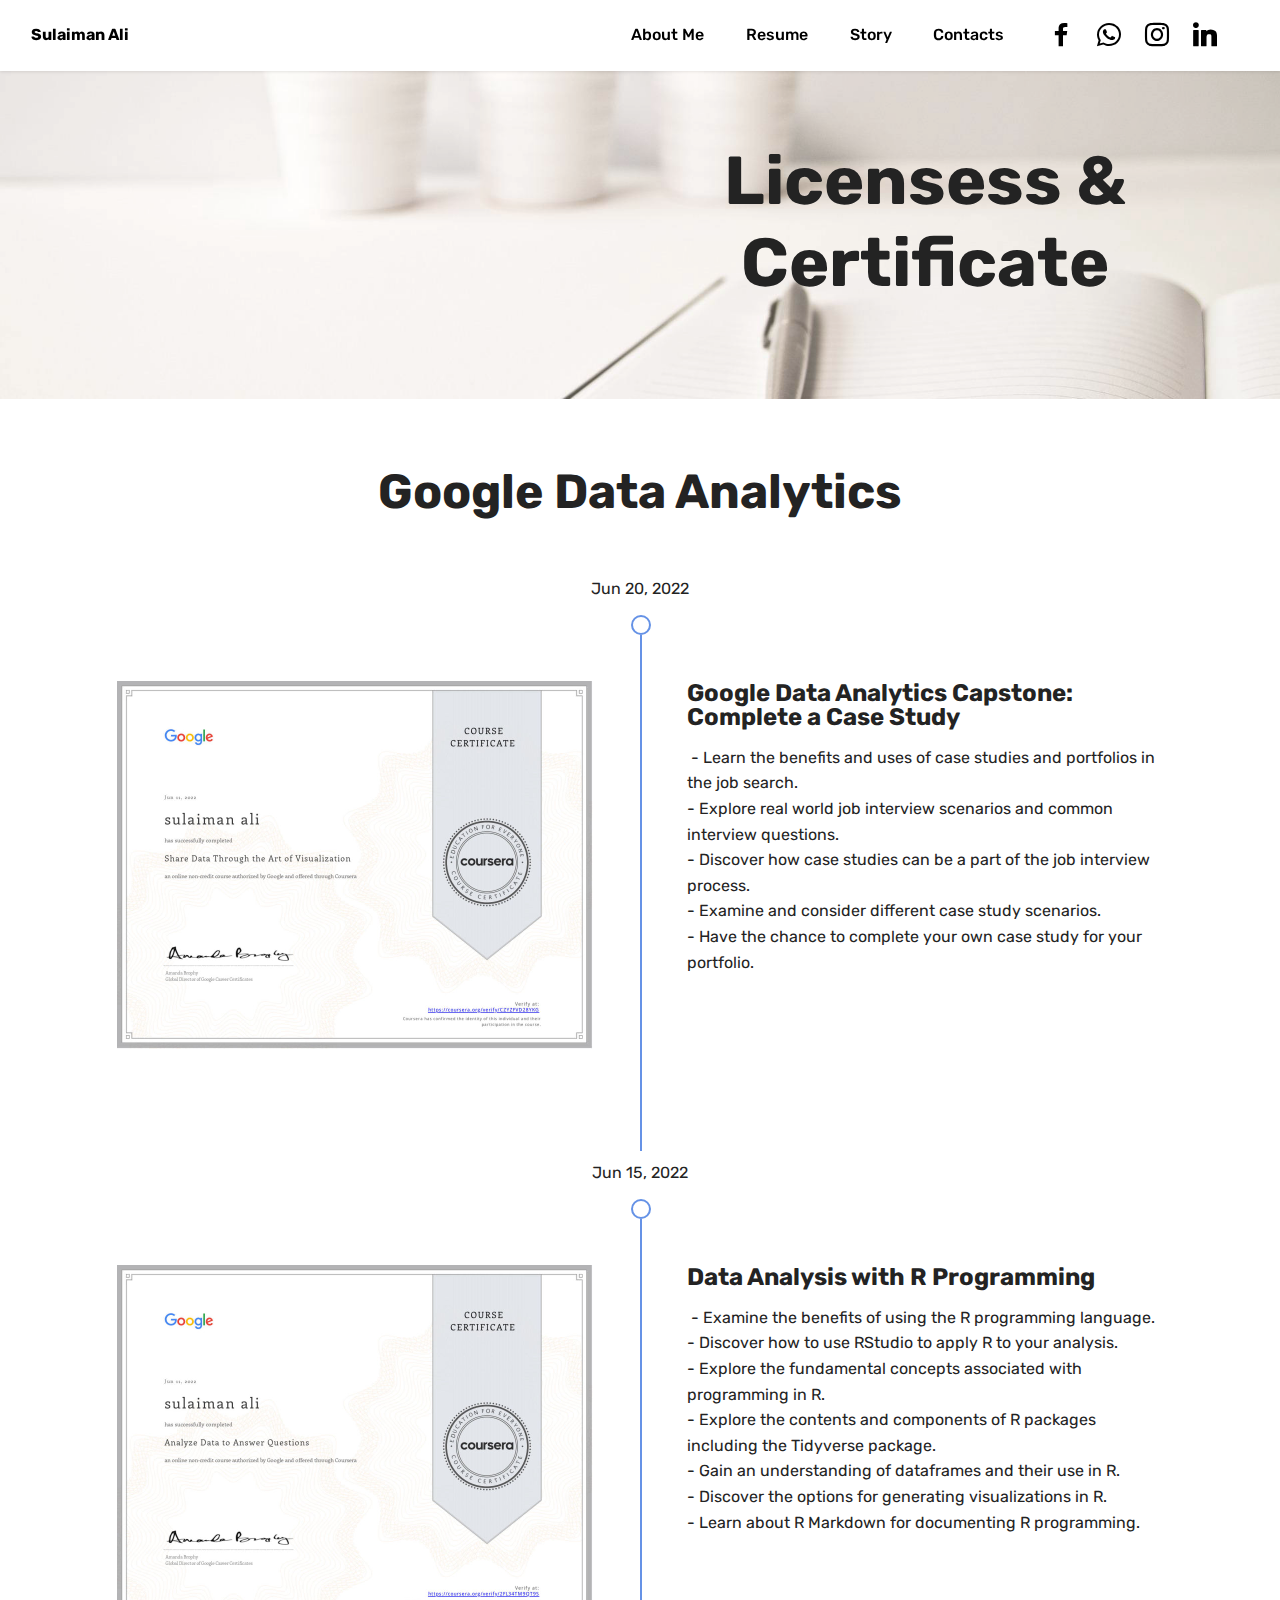
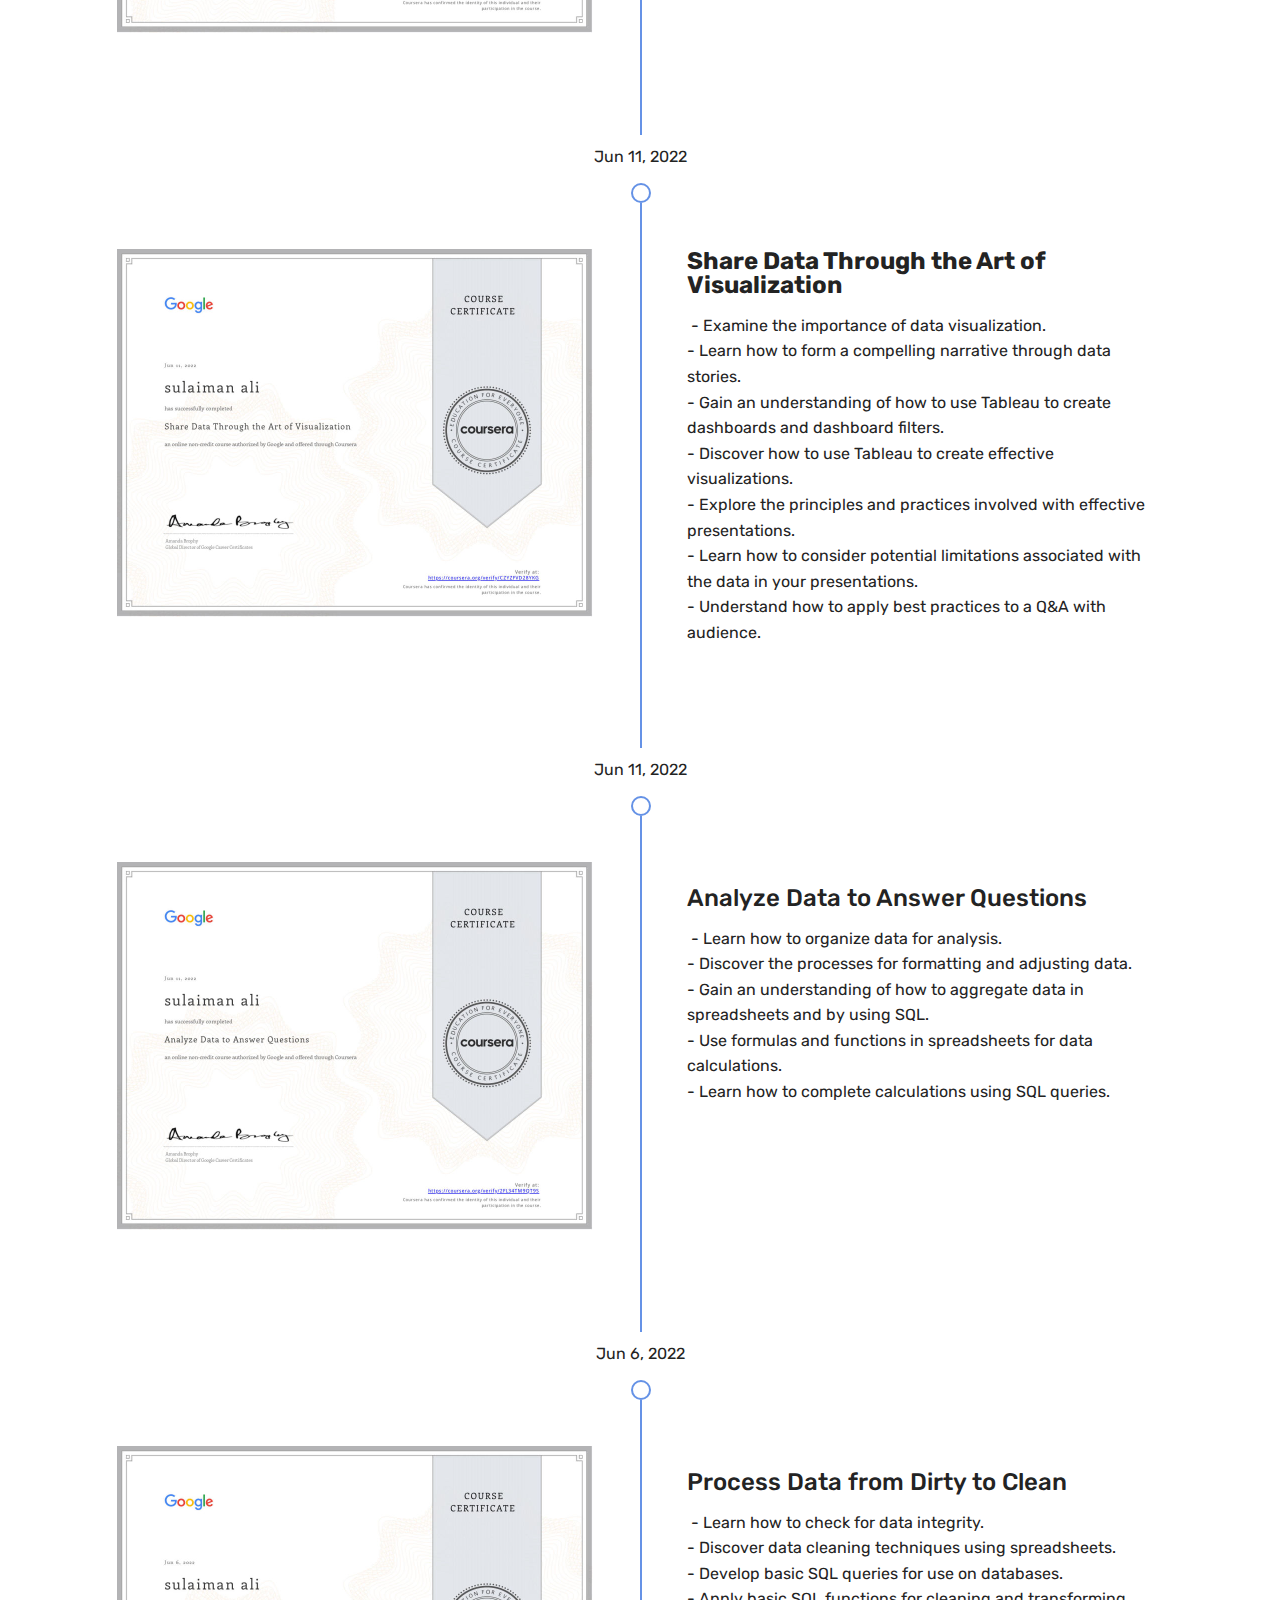
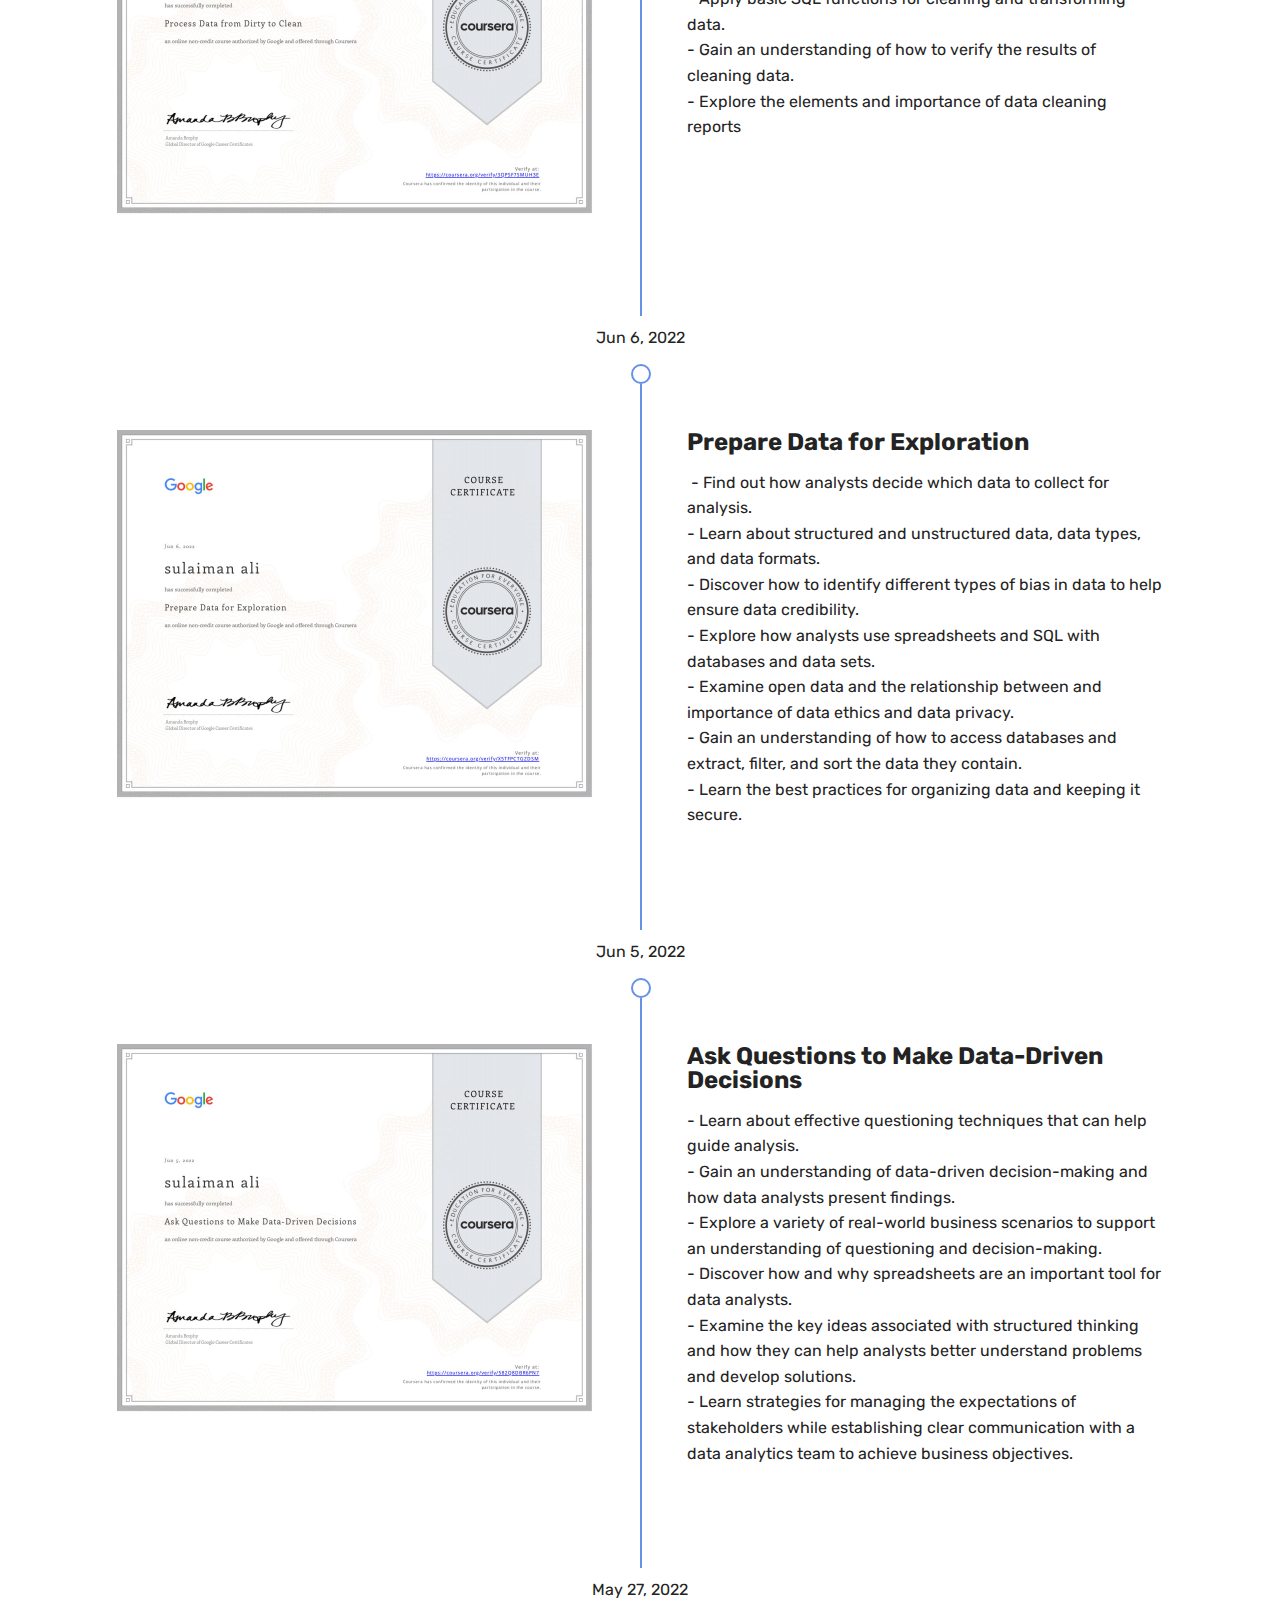
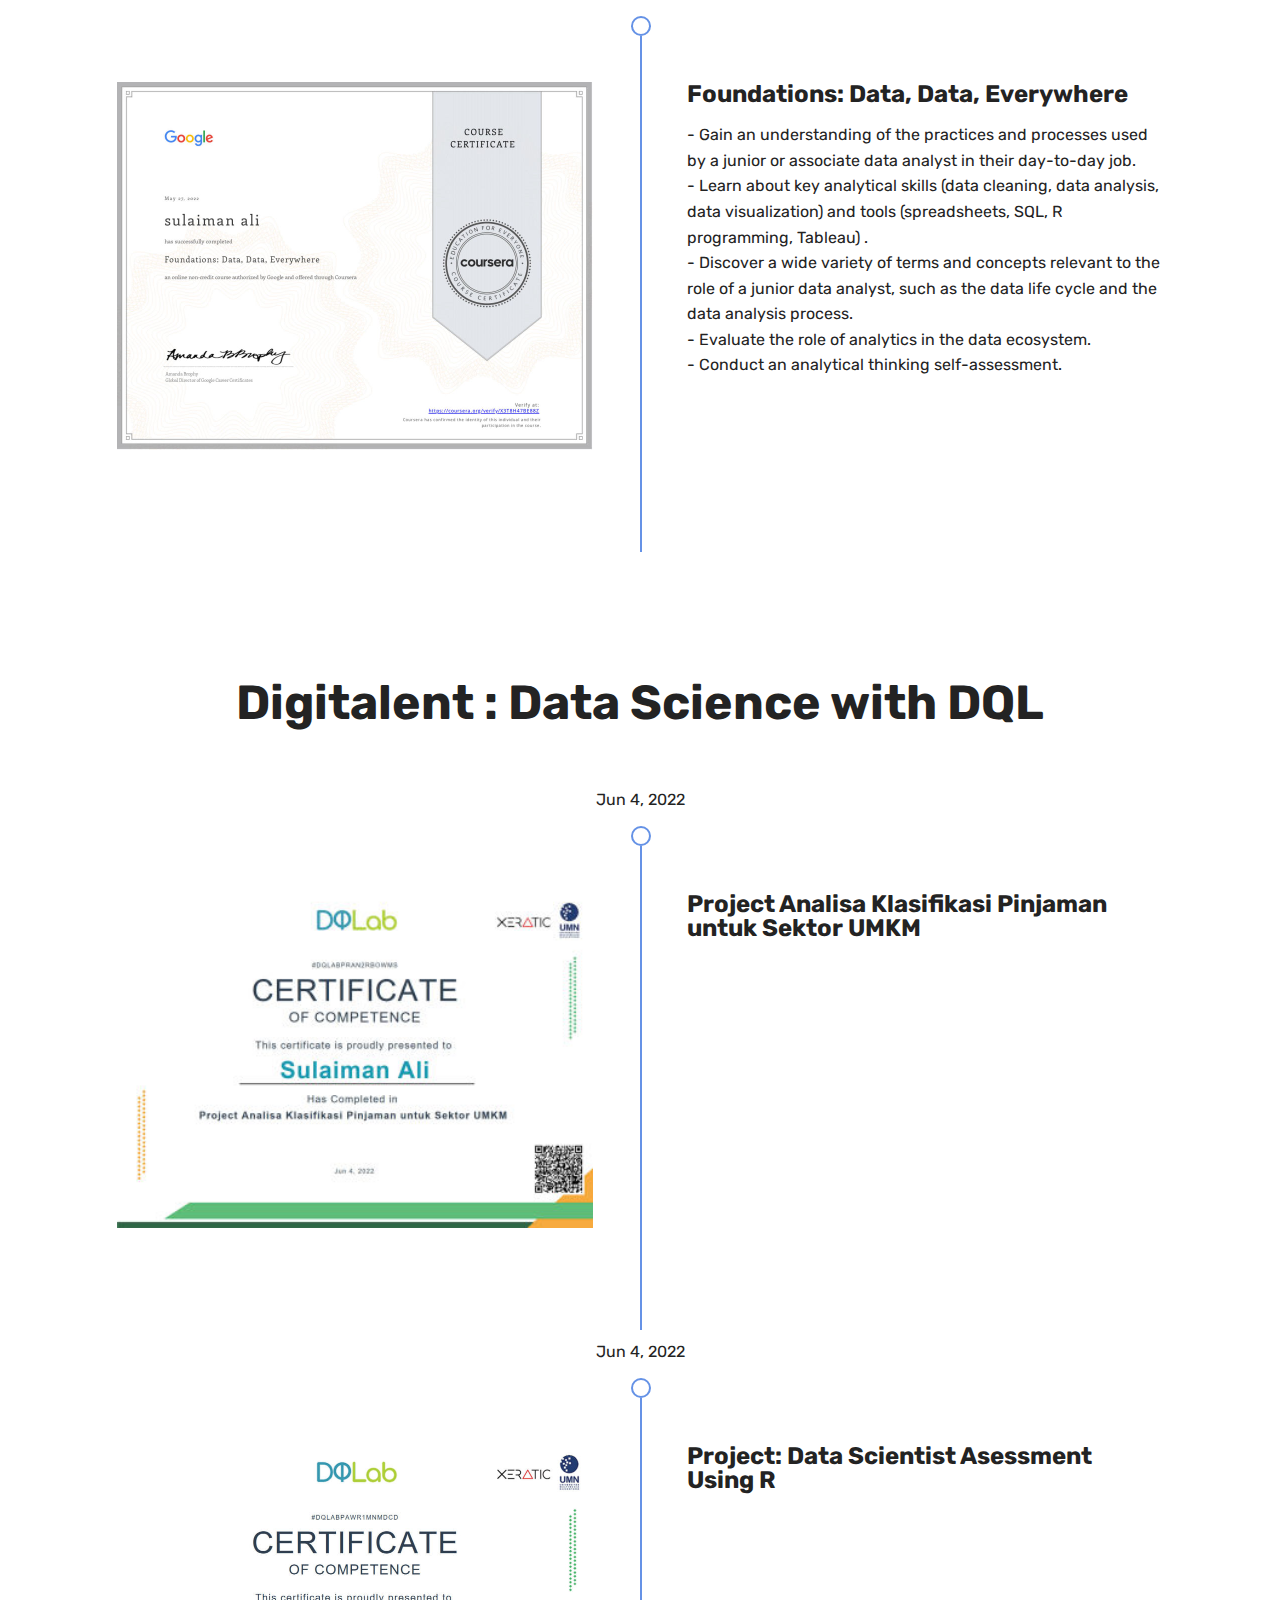
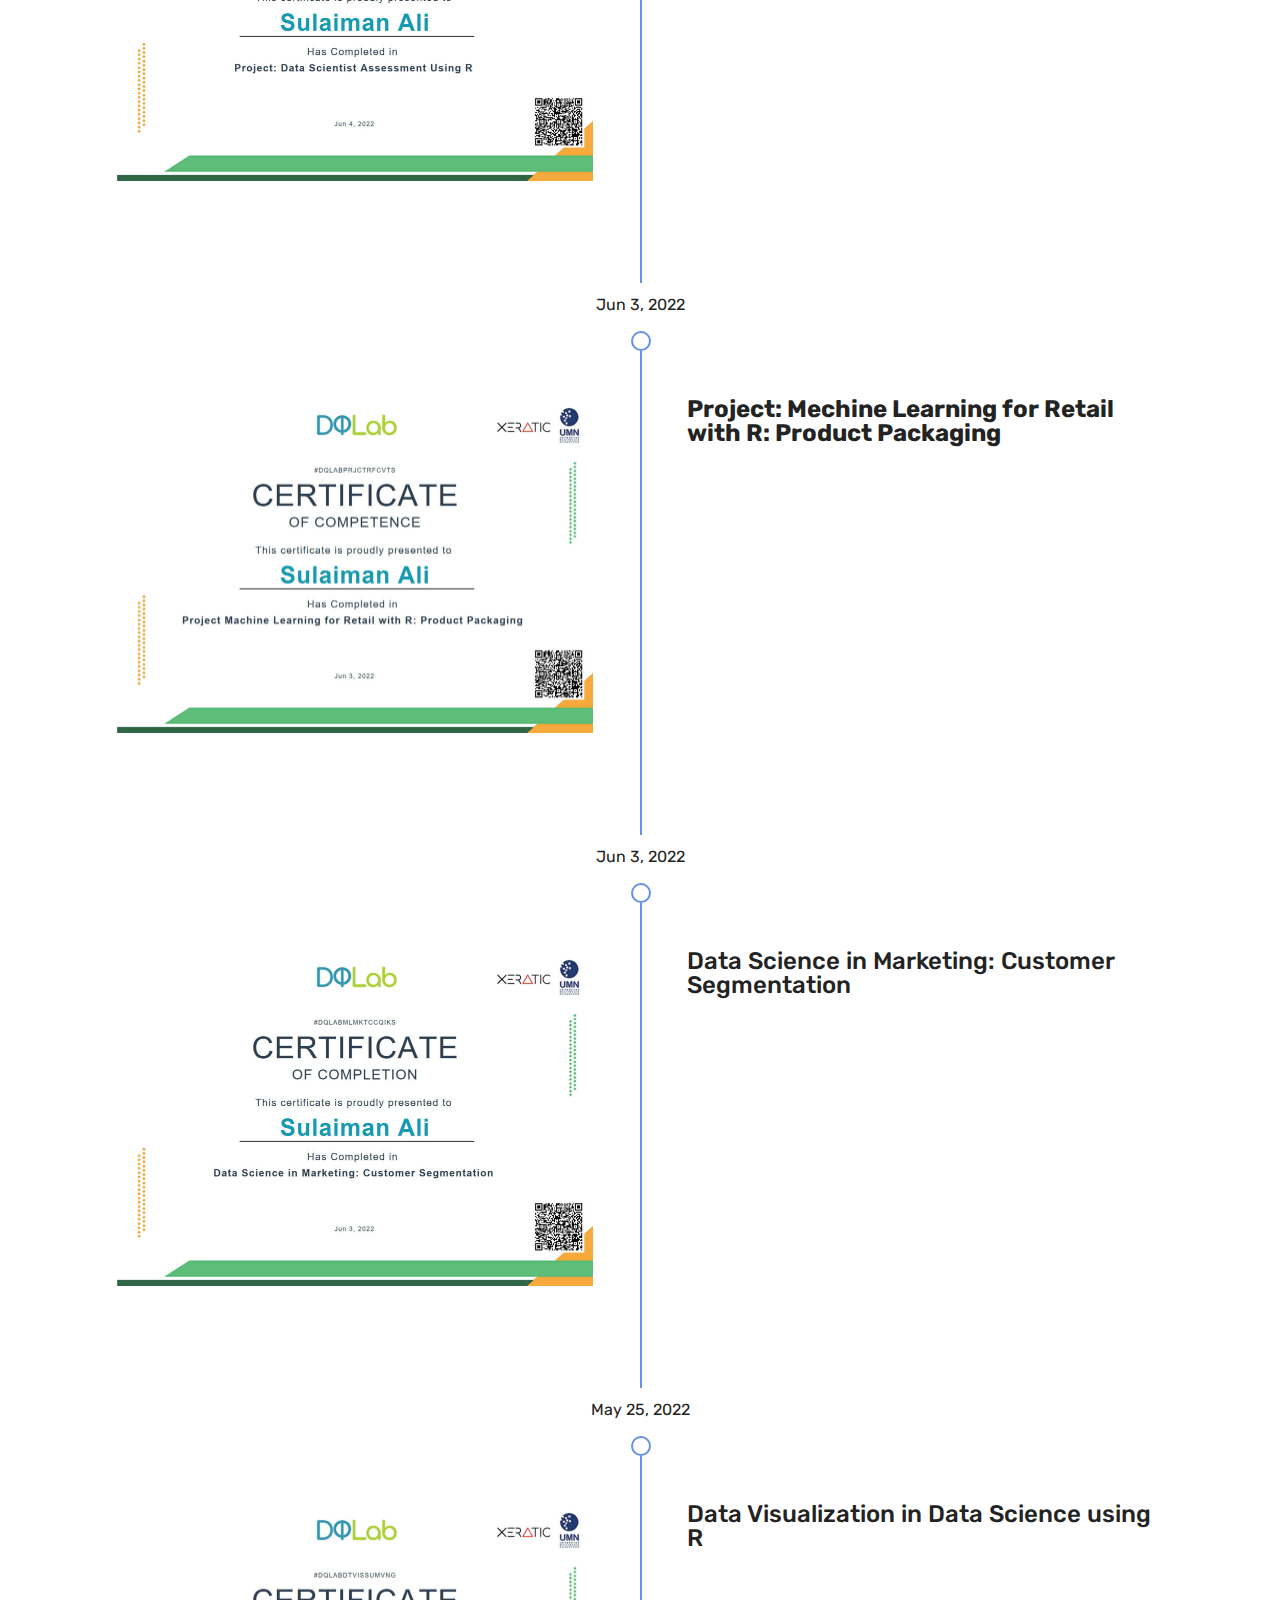
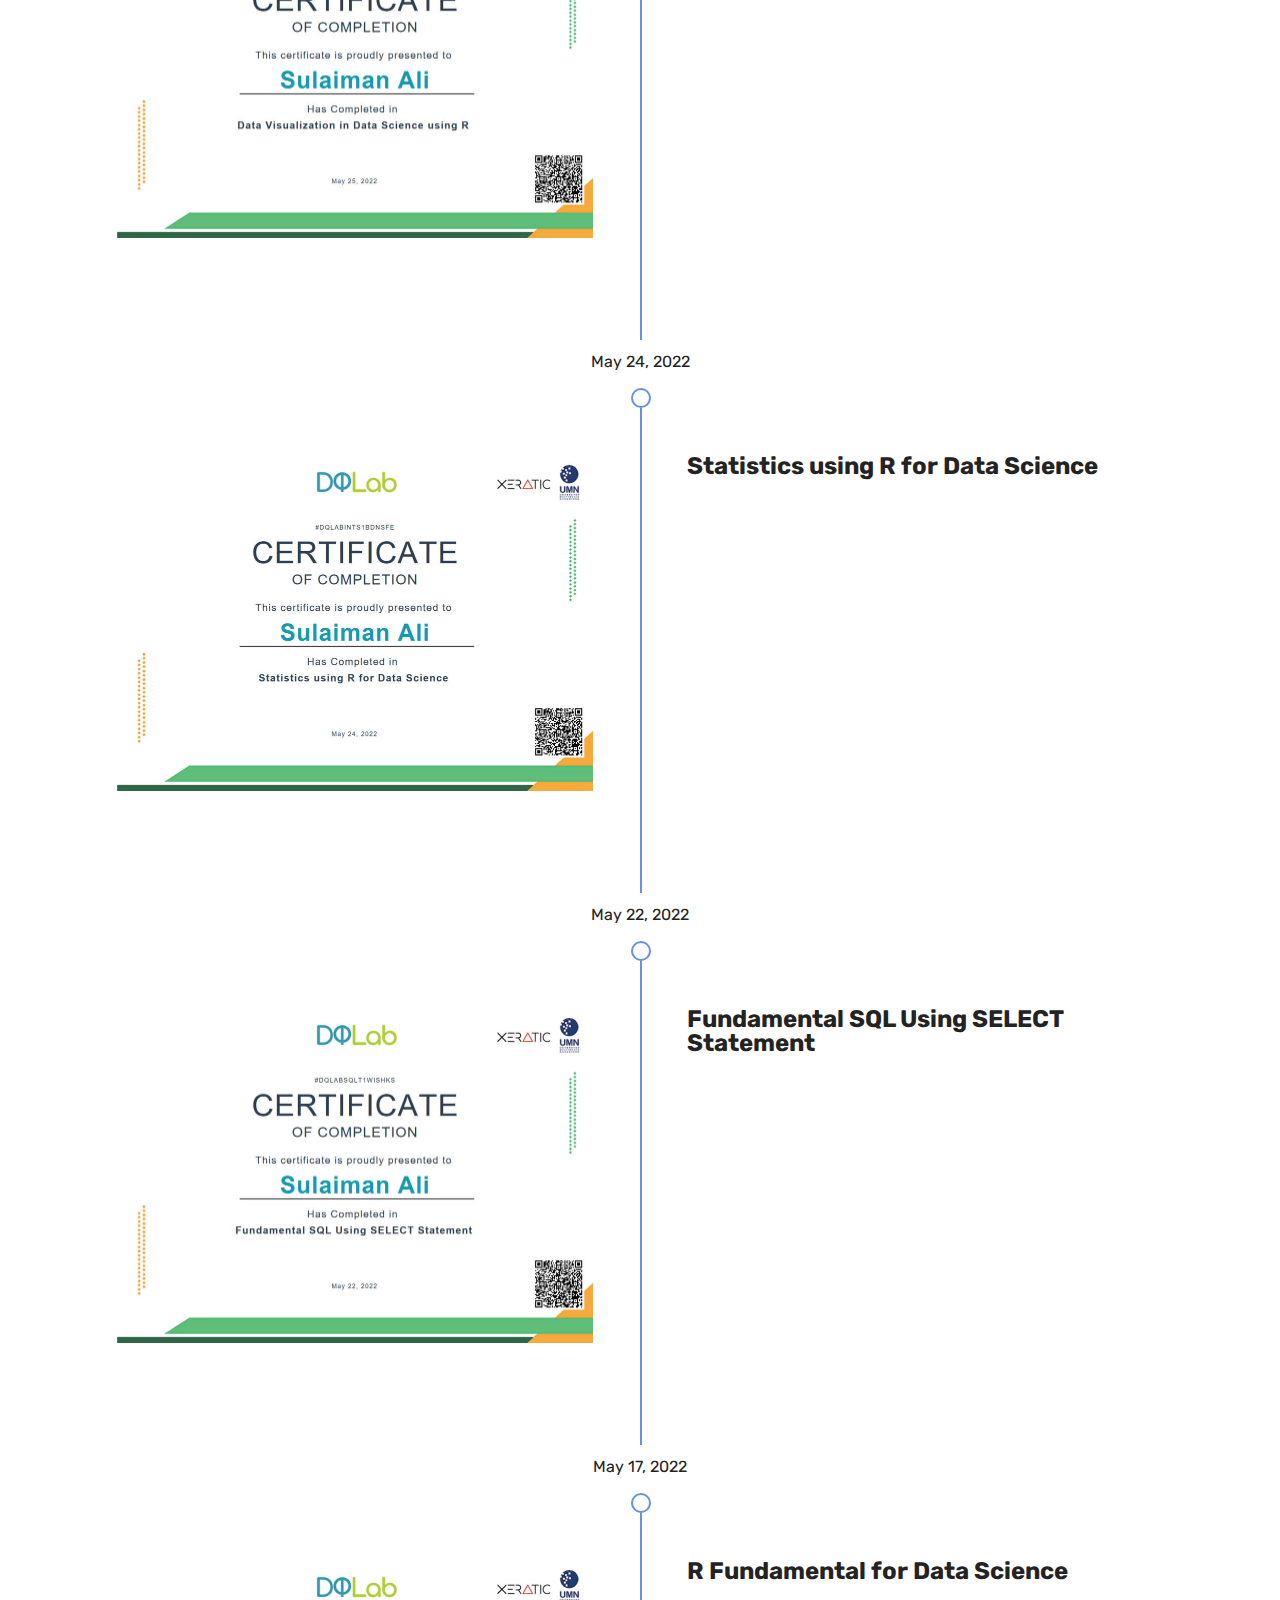
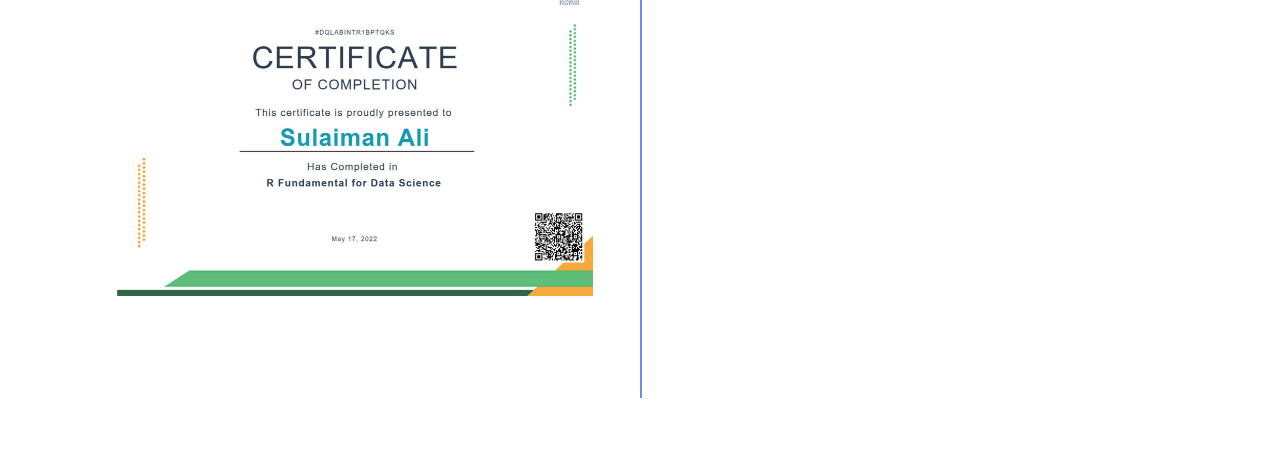
<file: certificate.html>
<!DOCTYPE html>
<html  >
<head>
  <!-- Site made with Mobirise Website Builder v5.6.8, https://mobirise.com -->
  <meta charset="UTF-8">
  <meta http-equiv="X-UA-Compatible" content="IE=edge">
  <meta name="generator" content="Mobirise v5.6.8, mobirise.com">
  <meta name="twitter:card" content="summary_large_image"/>
  <meta name="twitter:image:src" content="">
  <meta property="og:image" content="">
  <meta name="twitter:title" content="Certificate">
  <meta name="viewport" content="width=device-width, initial-scale=1, minimum-scale=1">
  <!-- <link rel="shortcut icon" href="assets/images/logo.png" type="image/x-icon"> -->
  <meta name="description" content="Website Builder Description">
  
  
  <title>Certificate</title>
  <link rel="stylesheet" href="assets/bootstrap/css/bootstrap.min.css">
  <link rel="stylesheet" href="assets/bootstrap/css/bootstrap-grid.min.css">
  <link rel="stylesheet" href="assets/bootstrap/css/bootstrap-reboot.min.css">
  <link rel="stylesheet" href="assets/tether/tether.min.css">
  <link rel="stylesheet" href="assets/dropdown/css/style.css">
  <link rel="stylesheet" href="assets/socicon/css/styles.css">
  <link rel="stylesheet" href="assets/theme/css/style.css">
  <link rel="preload" href="https://fonts.googleapis.com/css?family=Rubik:300,400,500,600,700,800,900,300i,400i,500i,600i,700i,800i,900i&display=swap" as="style" onload="this.onload=null;this.rel='stylesheet'">
  <noscript><link rel="stylesheet" href="https://fonts.googleapis.com/css?family=Rubik:300,400,500,600,700,800,900,300i,400i,500i,600i,700i,800i,900i&display=swap"></noscript>
  <link rel="preload" as="style" href="assets/mobirise/css/mbr-additional.css"><link rel="stylesheet" href="assets/mobirise/css/mbr-additional.css" type="text/css">
  
  
  
  
</head>
<body>
  
  <section class="menu menu1 cid-sA0IOnR1Ho" once="menu" id="menu1-1g">
    

    <nav class="navbar navbar-dropdown navbar-fixed-top navbar-expand-lg">
        <div class="container-fluid">
            <div class="navbar-brand">
                
                <span class="navbar-caption-wrap"><a class="navbar-caption text-black display-7" href="#top">Sulaiman Ali</a></span>
            </div>
            <button class="navbar-toggler" type="button" data-toggle="collapse" data-target="#navbarSupportedContent" aria-controls="navbarNavAltMarkup" aria-expanded="false" aria-label="Toggle navigation">
                <div class="hamburger">
                    <span></span>
                    <span></span>
                    <span></span>
                    <span></span>
                </div>
            </button>
            <div class="collapse navbar-collapse" id="navbarSupportedContent">
                <ul class="navbar-nav nav-dropdown nav-right" data-app-modern-menu="true"><li class="nav-item"><a class="nav-link link text-black text-primary display-4" href="index.html#content4-e">
                            About Me</a></li>
                    <li class="nav-item"><a class="nav-link link text-black text-primary display-4" href="index.html#content4-g">
                            Resume</a></li>
                    <li class="nav-item"><a class="nav-link link text-black text-primary display-4" href="index.html#content4-1e">Story</a>
                    </li><li class="nav-item"><a class="nav-link link text-black text-primary display-4" href="index.html#contacts3-v">Contacts</a></li></ul>
                <div class="icons-menu">
                    <a class="iconfont-wrapper" href="https://web.facebook.com/sulaiman.ali.281" target="_blank">
                        <span class="p-2 mbr-iconfont socicon-facebook socicon"></span>
                    </a>
                    <a class="iconfont-wrapper" href="https://wa.me/6287738114005" target="_blank">
                        <span class="p-2 mbr-iconfont socicon-whatsapp socicon"></span>
                    </a>
                    <a class="iconfont-wrapper" href="https://www.instagram.com/sulaimannali/" target="_blank">
                        <span class="p-2 mbr-iconfont socicon-instagram socicon"></span>
                    </a>
                    <a class="iconfont-wrapper" href="https://www.linkedin.com/in/sulaiman-ali-318a2a13b/" target="_blank">
                        <span class="p-2 mbr-iconfont socicon-linkedin socicon"></span>
                    </a>
                </div>
                
            </div>
        </div>
    </nav>
</section>

<section class="header3 cid-t8P2wzrSfU" id="header3-1j">

    

    
    <div class="mbr-overlay" style="opacity: 0.2; background-color: rgb(255, 255, 255);"></div>

    <div class="align-center container">
        <div class="row justify-content-end">
            <div class="col-12 col-lg-6">
                <h1 class="mbr-section-title mbr-fonts-style mb-3 display-1"><strong>Licensess &amp; Certificate</strong></h1>
                
                
                
            </div>
        </div>
    </div>
</section>

<section class="timeline3 cid-t8P1F4t4GF" id="timeline3-1i">
    

    
    
    <div class="container">
        <div class="mbr-section-head">
            <h3 class="mbr-section-title mbr-fonts-style align-center mb-0 display-2"><strong>Google Data Analytics</strong></h3>
            
        </div>
        <div class="timelines-container mt-4">
            <div class="row timeline-element first-separline mb-5">
                <div class="timeline-date col-12">
                    <div class="timeline-date-wrapper">
                        <p class="mbr-timeline-date display-7">
                            Jun 20, 2022</p>
                    </div>
                </div>
                <span class="iconBackground"></span>
                <div class="col-12 col-md-6">
                    <div class="image-wrapper">
                        <img src="assets/images/certificate-share-data-through-the-art-of-visualization-952x736.jpg" alt="Mobirise Website Builder" title="">
                    </div>
                </div>
                <div class="col-12 col-md-6">
                    <div class="timeline-text-wrapper">
                        <h4 class="mbr-timeline-title mbr-fonts-style mb-0 display-5"><strong>Google Data Analytics Capstone: Complete a Case Study</strong></h4>
                        <p class="mbr-text mbr-fonts-style mt-3 mb-0 display-7">&nbsp;- Learn the benefits and uses of case studies and portfolios in the job search.
<br> - Explore real world job interview scenarios and common interview questions.
<br> - Discover how case studies can be a part of the job interview process. 
<br> - Examine and consider different case study scenarios. 
<br> - Have the chance to complete your own case study for your portfolio.</p>
                    </div>
                </div>
            </div>
            <div class="row timeline-element first-separline mb-5">
                <div class="timeline-date col-12">
                    <div class="timeline-date-wrapper">
                        <p class="mbr-timeline-date display-7">Jun 15, 2022</p>
                    </div>
                </div>
                <span class="iconBackground"></span>
                <div class="col-12 col-md-6">
                    <div class="image-wrapper">
                        <img src="assets/images/certificate-analyze-data-to-answer-questions-952x736.jpg" alt="Mobirise Website Builder" title="">
                    </div>
                </div>
                <div class="col-12 col-md-6">
                    <div class="timeline-text-wrapper">
                        <h4 class="mbr-timeline-title mbr-fonts-style mb-0 display-5"><div><strong>Data Analysis with R Programming</strong></div></h4>
                        <p class="mbr-text mbr-fonts-style mt-3 mb-0 display-7">&nbsp;- Examine the benefits of using the R programming language.
<br> - Discover how to use RStudio to apply R to your analysis. 
<br> - Explore the fundamental concepts associated with programming in R. 
<br> - Explore the contents and components of R packages including the Tidyverse package.
<br> - Gain an understanding of dataframes and their use in R.
<br> - Discover the options for generating visualizations in R.
<br> - Learn about R Markdown for documenting R programming.</p>
                    </div>
                </div>
            </div>
            <div class="row timeline-element first-separline mb-5">
                <div class="timeline-date col-12">
                    <div class="timeline-date-wrapper">
                        <p class="mbr-timeline-date display-7">
                            Jun 11, 2022</p>
                    </div>
                </div>
                <span class="iconBackground"></span>
                <div class="col-12 col-md-6">
                    <div class="image-wrapper">
                        <img src="assets/images/certificate-share-data-through-the-art-of-visualization-952x736.jpg" alt="Mobirise Website Builder" title="">
                    </div>
                </div>
                <div class="col-12 col-md-6">
                    <div class="timeline-text-wrapper">
                        <h4 class="mbr-timeline-title mbr-fonts-style mb-0 display-5"><div><strong>Share Data Through the Art of Visualization</strong></div></h4>
                        <p class="mbr-text mbr-fonts-style mt-3 mb-0 display-7">&nbsp;- Examine the importance of data visualization.
<br> - Learn how to form a compelling narrative through data stories.
<br> - Gain an understanding of how to use Tableau to create dashboards and dashboard filters.
<br> - Discover how to use Tableau to create effective visualizations. 
<br> - Explore the principles and practices involved with effective presentations.
<br> - Learn how to consider potential limitations associated with the data in your presentations.
<br> - Understand how to apply best practices to a Q&amp;A with audience.</p>
                    </div>
                </div>
            </div>
            <div class="row timeline-element first-separline mb-5">
                <div class="timeline-date col-12">
                    <div class="timeline-date-wrapper">
                        <p class="mbr-timeline-date display-7">
                            Jun 11, 2022</p>
                    </div>
                </div>
                <span class="iconBackground"></span>
                <div class="col-12 col-md-6">
                    <div class="image-wrapper">
                        <img src="assets/images/certificate-analyze-data-to-answer-questions-952x736.jpg" alt="Mobirise Website Builder" title="">
                    </div>
                </div>
                <div class="col-12 col-md-6">
                    <div class="timeline-text-wrapper">
                        <h4 class="mbr-timeline-title mbr-fonts-style mb-0 display-5">
                            <strong>
</strong>
                        <div><br></div><div>Analyze Data to Answer Questions</div></h4>
                        <p class="mbr-text mbr-fonts-style mt-3 mb-0 display-7">&nbsp;- Learn how to organize data for analysis.
<br> - Discover the processes for formatting and adjusting data. 
<br> - Gain an understanding of how to aggregate data in spreadsheets and by using SQL.
<br> - Use formulas and functions in spreadsheets for data calculations.
<br> - Learn how to complete calculations using SQL queries.</p>
                    </div>
                </div>
            </div>
            <div class="row timeline-element first-separline mb-5">
                <div class="timeline-date col-12">
                    <div class="timeline-date-wrapper">
                        <p class="mbr-timeline-date display-7">
                            Jun 6, 2022</p>
                    </div>
                </div>
                <span class="iconBackground"></span>
                <div class="col-12 col-md-6">
                    <div class="image-wrapper">
                        <img src="assets/images/certificate-process-data-from-dirty-to-clean-952x736.jpg" alt="Mobirise Website Builder" title="">
                    </div>
                </div>
                <div class="col-12 col-md-6">
                    <div class="timeline-text-wrapper">
                        <h4 class="mbr-timeline-title mbr-fonts-style mb-0 display-5">
                            <strong>
</strong>
                        <div><br></div><div>Process Data from Dirty to Clean</div></h4>
                        <p class="mbr-text mbr-fonts-style mt-3 mb-0 display-7">&nbsp;- Learn how to check for data integrity.
<br> - Discover data cleaning techniques using spreadsheets. 
<br> - Develop basic SQL queries for use on databases.
<br> - Apply basic SQL functions for cleaning and transforming data.
<br> - Gain an understanding of how to verify the results of cleaning data.
<br> - Explore the elements and importance of data cleaning reports</p>
                    </div>
                </div>
            </div>
            <div class="row timeline-element first-separline mb-5">
                <div class="timeline-date col-12">
                    <div class="timeline-date-wrapper">
                        <p class="mbr-timeline-date display-7">Jun 6, 2022</p>
                    </div>
                </div>
                <span class="iconBackground"></span>
                <div class="col-12 col-md-6">
                    <div class="image-wrapper">
                        <img src="assets/images/certificate-prepare-data-for-exploration-952x736.jpg" alt="Mobirise Website Builder" title="">
                    </div>
                </div>
                <div class="col-12 col-md-6">
                    <div class="timeline-text-wrapper">
                        <h4 class="mbr-timeline-title mbr-fonts-style mb-0 display-5"><div><strong>Prepare Data for Exploration</strong></div></h4>
                        <p class="mbr-text mbr-fonts-style mt-3 mb-0 display-7">&nbsp;- Find out how analysts decide which data to collect for analysis.
<br> - Learn about structured and unstructured data, data types, and data formats.
<br> - Discover how to identify different types of bias in data to help ensure data credibility. 
<br> - Explore how analysts use spreadsheets and SQL with databases and data sets.
<br> - Examine open data and the relationship between and importance of data ethics and data privacy.
<br> - Gain an understanding of how to access databases and extract, filter, and sort the data they contain.
<br> - Learn the best practices for organizing data and keeping it secure.</p>
                    </div>
                </div>
            </div>
            <div class="row timeline-element first-separline mb-5">
                <div class="timeline-date col-12">
                    <div class="timeline-date-wrapper">
                        <p class="mbr-timeline-date display-7">Jun 5, 2022</p>
                    </div>
                </div>
                <span class="iconBackground"></span>
                <div class="col-12 col-md-6">
                    <div class="image-wrapper">
                        <img src="assets/images/certificate-ask-questions-to-make-data-driven-decisions-952x736.jpg" alt="Mobirise Website Builder" title="">
                    </div>
                </div>
                <div class="col-12 col-md-6">
                    <div class="timeline-text-wrapper">
                        <h4 class="mbr-timeline-title mbr-fonts-style mb-0 display-5"><div><strong>Ask Questions to Make Data-Driven Decisions</strong></div></h4>
                        <p class="mbr-text mbr-fonts-style mt-3 mb-0 display-7">- Learn about effective questioning techniques that can help guide analysis. 
<br>- Gain an understanding of data-driven decision-making and how data analysts present findings.
<br>- Explore a variety of real-world business scenarios to support an understanding of questioning and decision-making.
<br>- Discover how and why spreadsheets are an important tool for data analysts.
<br>- Examine the key ideas associated with structured thinking and how they can help analysts better understand problems and develop solutions.
<br>- Learn strategies for managing the expectations of stakeholders while establishing clear communication with a data analytics team to achieve business objectives.</p>
                    </div>
                </div>
            </div>
            <div class="row timeline-element first-separline mb-5">
                <div class="timeline-date col-12">
                    <div class="timeline-date-wrapper">
                        <p class="mbr-timeline-date display-7">May 27, 2022</p>
                    </div>
                </div>
                <span class="iconBackground"></span>
                <div class="col-12 col-md-6">
                    <div class="image-wrapper">
                        <a href="assets/files/Coursera-2FL34TM9QT9S.pdf"><img src="assets/images/certificate-foundations-data-data-everywhere-952x736.jpg" alt="Mobirise Website Builder" title=""></a>
                    </div>
                </div>
                <div class="col-12 col-md-6">
                    <div class="timeline-text-wrapper">
                        <h4 class="mbr-timeline-title mbr-fonts-style mb-0 display-5"><div><strong>Foundations: Data, Data, Everywhere</strong></div></h4>
                        <p class="mbr-text mbr-fonts-style mt-3 mb-0 display-7">- Gain an understanding of the practices and processes used by a junior or associate data analyst in their day-to-day job. 
<br>- Learn about key analytical skills (data cleaning, data analysis, data visualization) and tools (spreadsheets, SQL, R programming, Tableau) .<br>- Discover a wide variety of terms and concepts relevant to the role of a junior data analyst, such as the data life cycle and the data analysis process. 
<br>- Evaluate the role of analytics in the data ecosystem. 
<br>- Conduct an analytical thinking self-assessment.&nbsp;</p>
                    </div>
                </div>
            </div>
            
            
            
            
        </div>
    </div>
</section>

<section class="timeline3 cid-t8Pn9dqCB7" id="timeline3-1n">
    

    
    
    <div class="container">
        <div class="mbr-section-head">
            <h3 class="mbr-section-title mbr-fonts-style align-center mb-0 display-2"><strong>Digitalent : Data Science with DQL</strong></h3>
            
        </div>
        <div class="timelines-container mt-4">
            <div class="row timeline-element first-separline mb-5">
                <div class="timeline-date col-12">
                    <div class="timeline-date-wrapper">
                        <p class="mbr-timeline-date display-7">Jun 4, 2022</p>
                    </div>
                </div>
                <span class="iconBackground"></span>
                <div class="col-12 col-md-6">
                    <div class="image-wrapper">
                        <img src="assets/images/certificate-project-analisa-klasifikasi-pinjaman-untuk-sektor-umkm-393x278.jpg" alt="Mobirise Website Builder" title="">
                    </div>
                </div>
                <div class="col-12 col-md-6">
                    <div class="timeline-text-wrapper">
                        <h4 class="mbr-timeline-title mbr-fonts-style mb-0 display-5"><strong>Project Analisa Klasifikasi Pinjaman untuk Sektor UMKM</strong></h4>
                        <p class="mbr-text mbr-fonts-style mt-3 mb-0 display-7"></p>
                    </div>
                </div>
            </div>
            <div class="row timeline-element first-separline mb-5">
                <div class="timeline-date col-12">
                    <div class="timeline-date-wrapper">
                        <p class="mbr-timeline-date display-7">
                            Jun 4, 2022</p>
                    </div>
                </div>
                <span class="iconBackground"></span>
                <div class="col-12 col-md-6">
                    <div class="image-wrapper">
                        <img src="assets/images/certificate-project-data-scientist-assessment-using-r-952x673.jpg" alt="Mobirise Website Builder" title="">
                    </div>
                </div>
                <div class="col-12 col-md-6">
                    <div class="timeline-text-wrapper">
                        <h4 class="mbr-timeline-title mbr-fonts-style mb-0 display-5"><strong>Project: Data Scientist Asessment Using R</strong></h4>
                        <p class="mbr-text mbr-fonts-style mt-3 mb-0 display-7"></p>
                    </div>
                </div>
            </div>
            <div class="row timeline-element first-separline mb-5">
                <div class="timeline-date col-12">
                    <div class="timeline-date-wrapper">
                        <p class="mbr-timeline-date display-7">
                            Jun 3, 2022</p>
                    </div>
                </div>
                <span class="iconBackground"></span>
                <div class="col-12 col-md-6">
                    <div class="image-wrapper">
                        <img src="assets/images/certificate-project-mechine-learning-for-retail-with-r-product-packaging-952x673.jpg" alt="Mobirise Website Builder" title="">
                    </div>
                </div>
                <div class="col-12 col-md-6">
                    <div class="timeline-text-wrapper">
                        <h4 class="mbr-timeline-title mbr-fonts-style mb-0 display-5"><div><strong>Project: Mechine Learning for Retail with R: Product Packaging</strong></div></h4>
                        <p class="mbr-text mbr-fonts-style mt-3 mb-0 display-7"></p>
                    </div>
                </div>
            </div>
            <div class="row timeline-element first-separline mb-5">
                <div class="timeline-date col-12">
                    <div class="timeline-date-wrapper">
                        <p class="mbr-timeline-date display-7">
                            Jun 3, 2022</p>
                    </div>
                </div>
                <span class="iconBackground"></span>
                <div class="col-12 col-md-6">
                    <div class="image-wrapper">
                        <img src="assets/images/certificate-data-science-in-marketing-customer-segmentation-952x673.jpg" alt="Mobirise Website Builder" title="">
                    </div>
                </div>
                <div class="col-12 col-md-6">
                    <div class="timeline-text-wrapper">
                        <h4 class="mbr-timeline-title mbr-fonts-style mb-0 display-5">
                            <strong>
</strong>
                        <div>Data Science in Marketing: Customer Segmentation</div></h4>
                        <p class="mbr-text mbr-fonts-style mt-3 mb-0 display-7"></p>
                    </div>
                </div>
            </div>
            <div class="row timeline-element first-separline mb-5">
                <div class="timeline-date col-12">
                    <div class="timeline-date-wrapper">
                        <p class="mbr-timeline-date display-7">
                            May 25, 2022</p>
                    </div>
                </div>
                <span class="iconBackground"></span>
                <div class="col-12 col-md-6">
                    <div class="image-wrapper">
                        <img src="assets/images/certificate-data-visualization-in-data-science-using-r-952x673.jpg" alt="Mobirise Website Builder" title="">
                    </div>
                </div>
                <div class="col-12 col-md-6">
                    <div class="timeline-text-wrapper">
                        <h4 class="mbr-timeline-title mbr-fonts-style mb-0 display-5">
                            <strong>
</strong>
                        <div>Data Visualization in Data Science using R</div></h4>
                        <p class="mbr-text mbr-fonts-style mt-3 mb-0 display-7"></p>
                    </div>
                </div>
            </div>
            <div class="row timeline-element first-separline mb-5">
                <div class="timeline-date col-12">
                    <div class="timeline-date-wrapper">
                        <p class="mbr-timeline-date display-7">May 24, 2022</p>
                    </div>
                </div>
                <span class="iconBackground"></span>
                <div class="col-12 col-md-6">
                    <div class="image-wrapper">
                        <img src="assets/images/certificate-statistic-using-r-for-data-science-952x673.jpg" alt="Mobirise Website Builder" title="">
                    </div>
                </div>
                <div class="col-12 col-md-6">
                    <div class="timeline-text-wrapper">
                        <h4 class="mbr-timeline-title mbr-fonts-style mb-0 display-5"><div><strong>Statistics using R for Data Science</strong></div></h4>
                        <p class="mbr-text mbr-fonts-style mt-3 mb-0 display-7"></p>
                    </div>
                </div>
            </div>
            <div class="row timeline-element first-separline mb-5">
                <div class="timeline-date col-12">
                    <div class="timeline-date-wrapper">
                        <p class="mbr-timeline-date display-7">May 22, 2022</p>
                    </div>
                </div>
                <span class="iconBackground"></span>
                <div class="col-12 col-md-6">
                    <div class="image-wrapper">
                        <img src="assets/images/certificate-fundamental-sql-using-select-statement-952x673.jpg" alt="Mobirise Website Builder" title="">
                    </div>
                </div>
                <div class="col-12 col-md-6">
                    <div class="timeline-text-wrapper">
                        <h4 class="mbr-timeline-title mbr-fonts-style mb-0 display-5"><strong>Fundamental SQL Using SELECT Statement</strong></h4>
                        <p class="mbr-text mbr-fonts-style mt-3 mb-0 display-7"></p>
                    </div>
                </div>
            </div>
            <div class="row timeline-element first-separline mb-5">
                <div class="timeline-date col-12">
                    <div class="timeline-date-wrapper">
                        <p class="mbr-timeline-date display-7">May 17, 2022</p>
                    </div>
                </div>
                <span class="iconBackground"></span>
                <div class="col-12 col-md-6">
                    <div class="image-wrapper">
                        <a href="assets/files/Coursera-2FL34TM9QT9S.pdf"><img src="assets/images/certificate-r-fundamental-for-data-science-952x673.jpg" alt="Mobirise Website Builder" title=""></a>
                    </div>
                </div>
                <div class="col-12 col-md-6">
                    <div class="timeline-text-wrapper">
                        <h4 class="mbr-timeline-title mbr-fonts-style mb-0 display-5"><div><strong>R Fundamental for Data Science</strong></div></h4>
                        <p class="mbr-text mbr-fonts-style mt-3 mb-0 display-7"></p>
                    </div>
                </div>
            </div>
            
            
            
            
        </div>
    </div>
</section>
<!-- <section class="display-7" style="padding: 0;align-items: center;justify-content: center;flex-wrap: wrap;    align-content: center;display: flex;position: relative;height: 4rem;"><a href="https://mobiri.se/1560726" style="flex: 1 1;height: 4rem;position: absolute;width: 100%;z-index: 1;"><img alt="" style="height: 4rem;" src="[data-uri]"></a><p style="margin: 0;text-align: center;" class="display-7">Designed with Mobirise &#8204;</p><a style="z-index:1" href="https://mobirise.com/offline-website-builder.html">Offline Web Page Creator</a></section><script src="assets/popper/popper.min.js"></script>  <script src="assets/web/assets/jquery/jquery.min.js"></script>  <script src="assets/bootstrap/js/bootstrap.min.js"></script>  <script src="assets/tether/tether.min.js"></script>  <script src="assets/smoothscroll/smooth-scroll.js"></script>  <script src="assets/dropdown/js/nav-dropdown.js"></script>  <script src="assets/dropdown/js/navbar-dropdown.js"></script>  <script src="assets/touchswipe/jquery.touch-swipe.min.js"></script>  <script src="assets/theme/js/script.js"></script>   -->
  
  
</body>
</html>
</file>
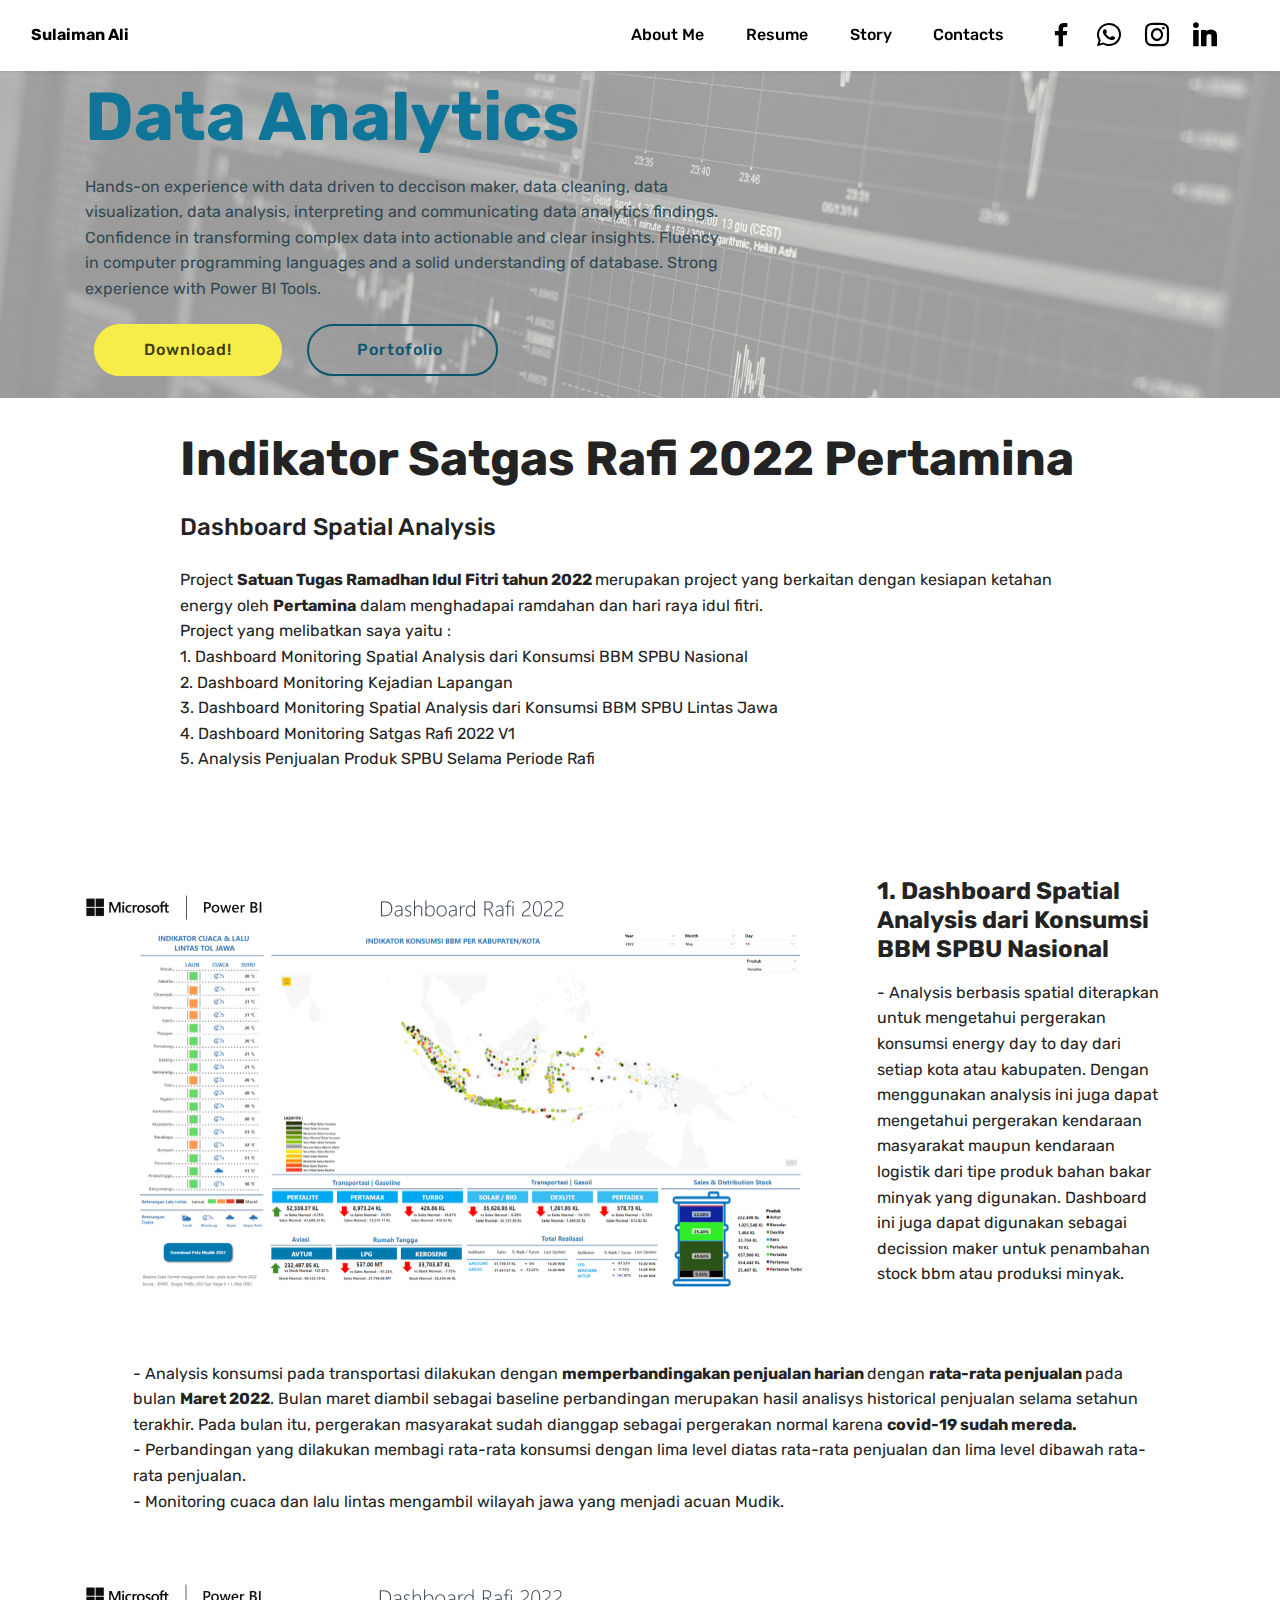
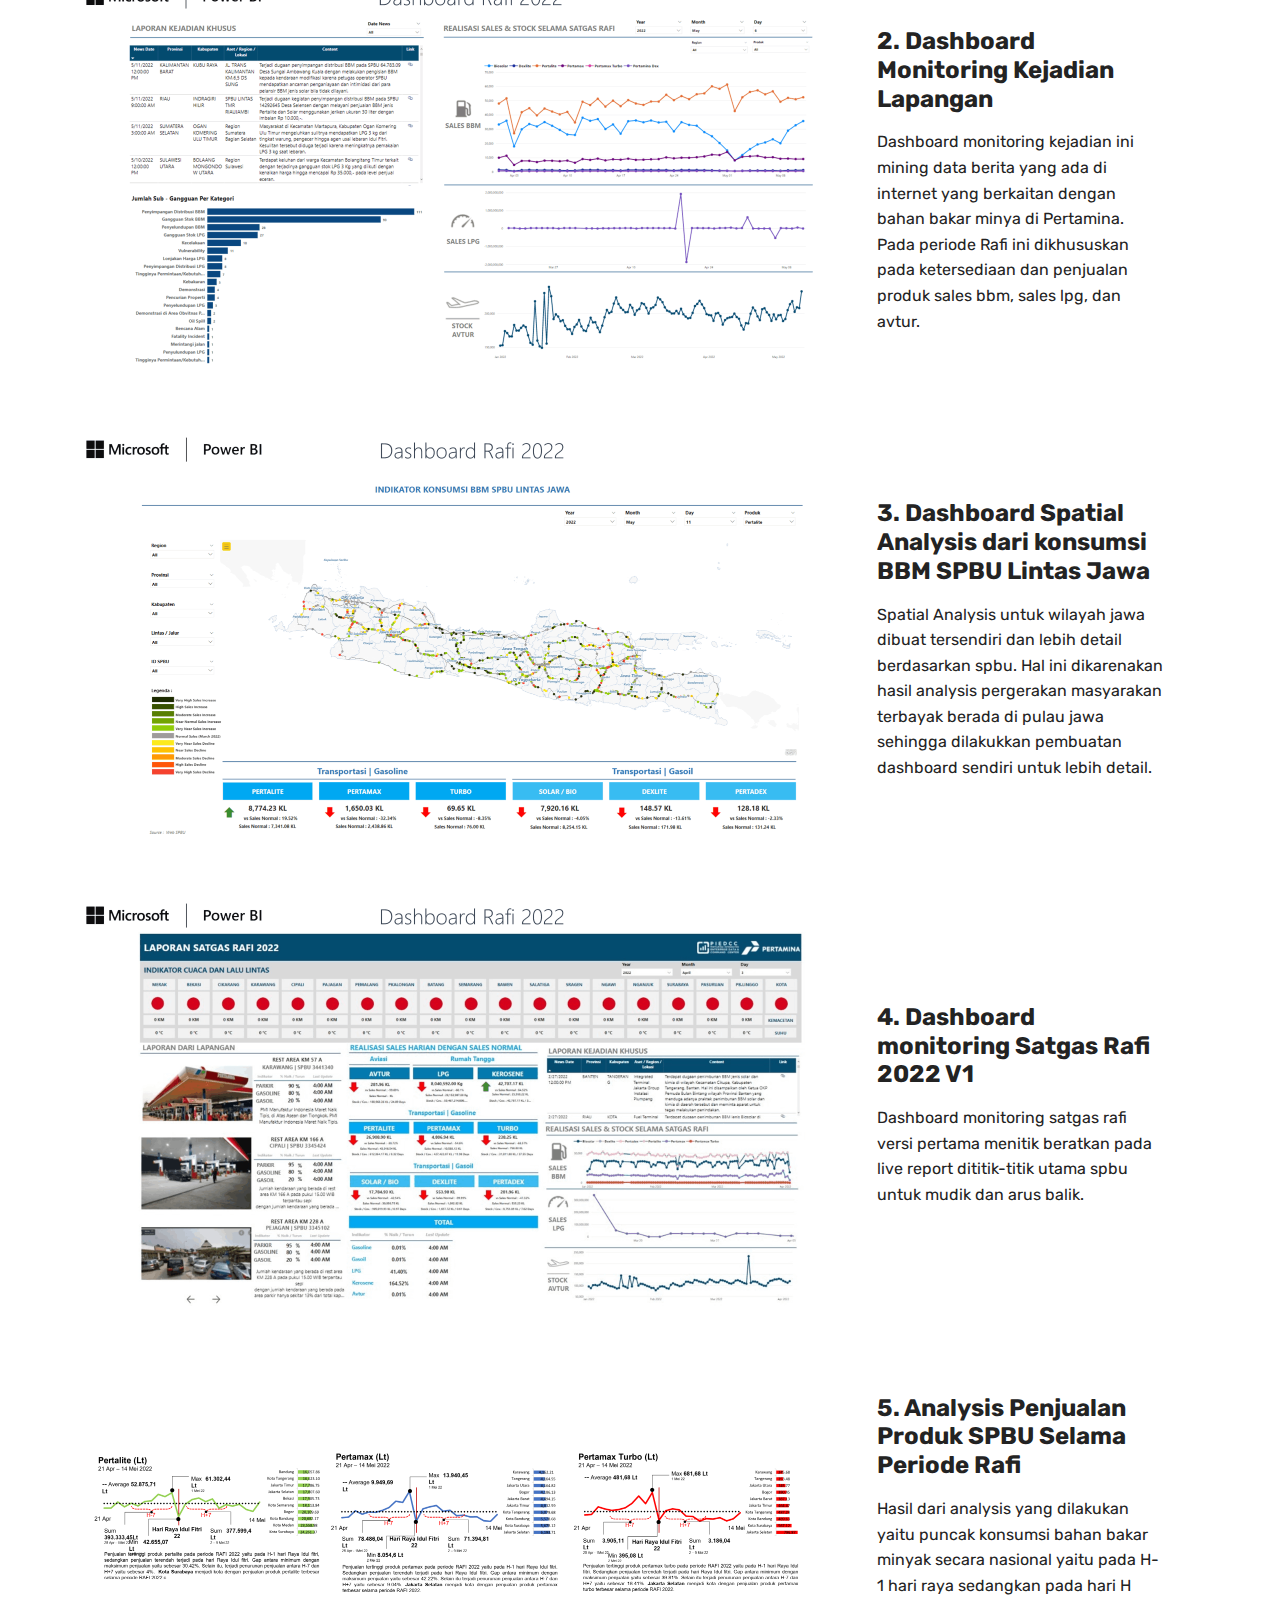
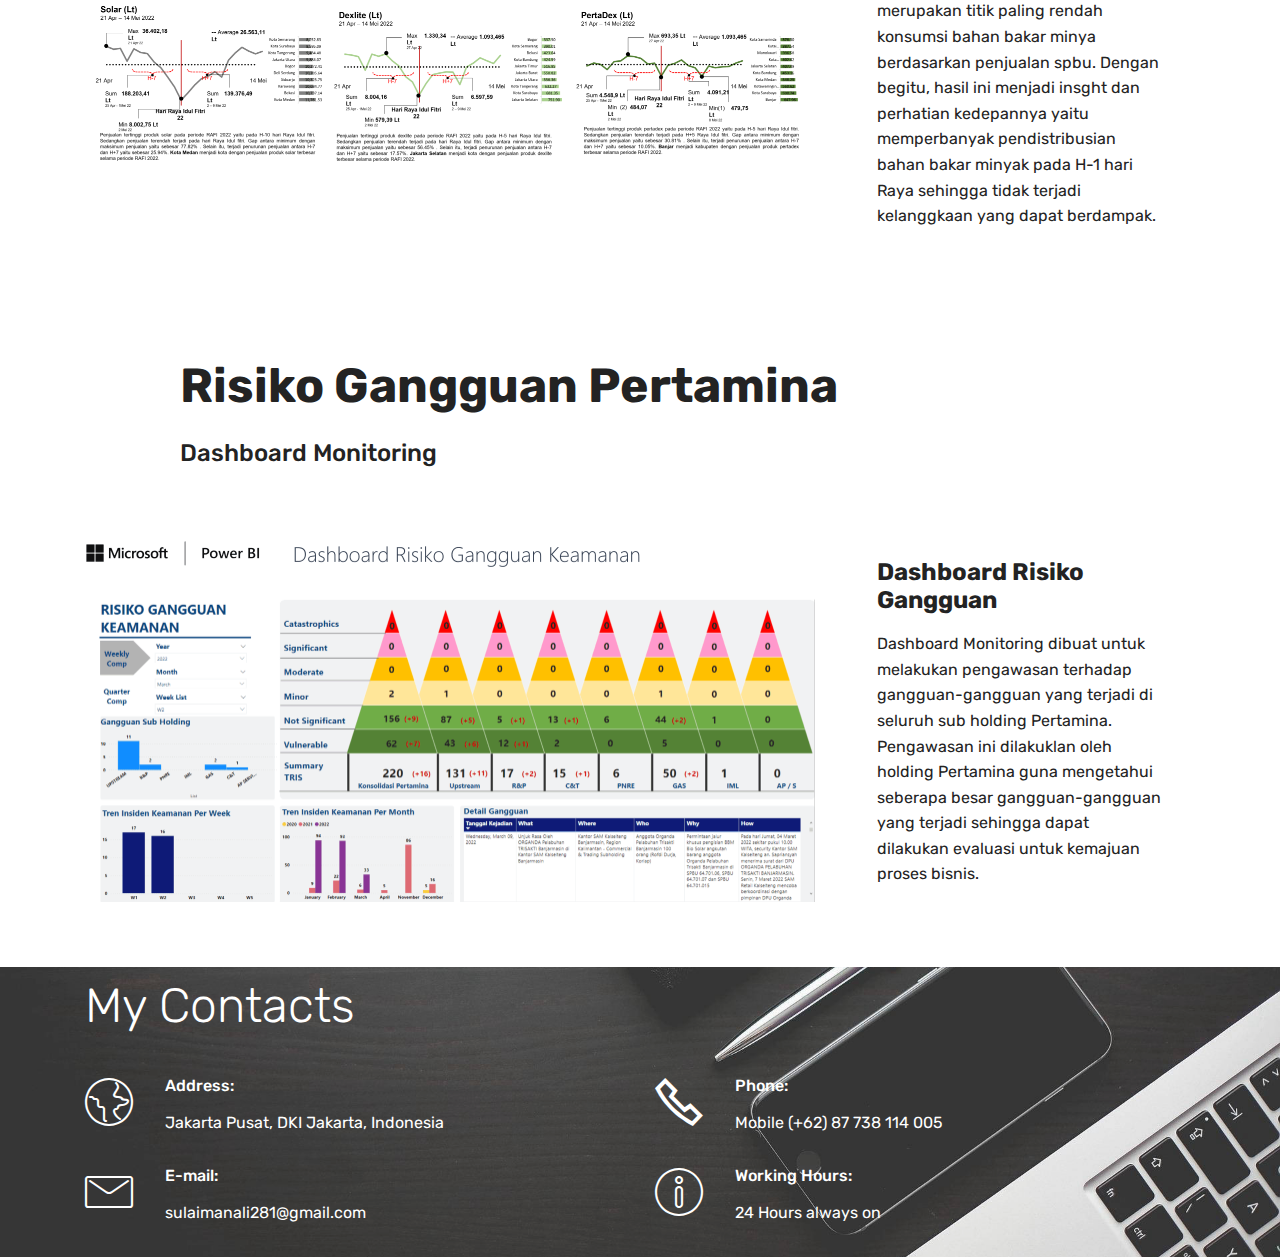
<file: Data_Analyst.html>
<!DOCTYPE html>
<html  >
<head>
  <!-- Site made with Mobirise Website Builder v5.6.8, https://mobirise.com -->
  <meta charset="UTF-8">
  <meta http-equiv="X-UA-Compatible" content="IE=edge">
  <meta name="generator" content="Mobirise v5.6.8, mobirise.com">
  <meta name="twitter:card" content="summary_large_image"/>
  <meta name="twitter:image:src" content="">
  <meta property="og:image" content="">
  <meta name="twitter:title" content="Data Analyst">
  <meta name="viewport" content="width=device-width, initial-scale=1, minimum-scale=1">
  <!-- <link rel="shortcut icon" href="assets/images/logo.png" type="image/x-icon"> -->
  <meta name="description" content="Web Site Builder Description">
  
  
  <title>Data Analyst</title>
  <link rel="stylesheet" href="assets/web/assets/mobirise-icons2/mobirise2.css">
  <link rel="stylesheet" href="assets/web/assets/mobirise-icons/mobirise-icons.css">
  <link rel="stylesheet" href="assets/bootstrap/css/bootstrap.min.css">
  <link rel="stylesheet" href="assets/bootstrap/css/bootstrap-grid.min.css">
  <link rel="stylesheet" href="assets/bootstrap/css/bootstrap-reboot.min.css">
  <link rel="stylesheet" href="assets/tether/tether.min.css">
  <link rel="stylesheet" href="assets/dropdown/css/style.css">
  <link rel="stylesheet" href="assets/socicon/css/styles.css">
  <link rel="stylesheet" href="assets/theme/css/style.css">
  <link rel="preload" href="https://fonts.googleapis.com/css?family=Rubik:300,400,500,600,700,800,900,300i,400i,500i,600i,700i,800i,900i&display=swap" as="style" onload="this.onload=null;this.rel='stylesheet'">
  <noscript><link rel="stylesheet" href="https://fonts.googleapis.com/css?family=Rubik:300,400,500,600,700,800,900,300i,400i,500i,600i,700i,800i,900i&display=swap"></noscript>
  <link rel="preload" as="style" href="assets/mobirise/css/mbr-additional.css"><link rel="stylesheet" href="assets/mobirise/css/mbr-additional.css" type="text/css">
  
  
  
  
</head>
<body>
  
  <section class="menu menu1 cid-t8PyjBUDuU" once="menu" id="menu1-1r">
    

    <nav class="navbar navbar-dropdown navbar-fixed-top navbar-expand-lg">
        <div class="container-fluid">
            <div class="navbar-brand">
                
                <span class="navbar-caption-wrap"><a class="navbar-caption text-black display-7" href="#top">Sulaiman Ali</a></span>
            </div>
            <button class="navbar-toggler" type="button" data-toggle="collapse" data-target="#navbarSupportedContent" aria-controls="navbarNavAltMarkup" aria-expanded="false" aria-label="Toggle navigation">
                <div class="hamburger">
                    <span></span>
                    <span></span>
                    <span></span>
                    <span></span>
                </div>
            </button>
            <div class="collapse navbar-collapse" id="navbarSupportedContent">
                <ul class="navbar-nav nav-dropdown nav-right" data-app-modern-menu="true"><li class="nav-item"><a class="nav-link link text-black text-primary display-4" href="index.html#content4-e">
                            About Me</a></li>
                    <li class="nav-item"><a class="nav-link link text-black text-primary display-4" href="index.html#content4-g">
                            Resume</a></li>
                    <li class="nav-item"><a class="nav-link link text-black text-primary display-4" href="index.html#content4-1e">Story</a>
                    </li><li class="nav-item"><a class="nav-link link text-black text-primary display-4" href="index.html#contacts3-v">Contacts</a></li></ul>
                <div class="icons-menu">
                    <a class="iconfont-wrapper" href="https://web.facebook.com/sulaiman.ali.281" target="_blank">
                        <span class="p-2 mbr-iconfont socicon-facebook socicon"></span>
                    </a>
                    <a class="iconfont-wrapper" href="https://wa.me/6287738114005" target="_blank">
                        <span class="p-2 mbr-iconfont socicon-whatsapp socicon"></span>
                    </a>
                    <a class="iconfont-wrapper" href="https://www.instagram.com/sulaimannali/" target="_blank">
                        <span class="p-2 mbr-iconfont socicon-instagram socicon"></span>
                    </a>
                    <a class="iconfont-wrapper" href="https://www.linkedin.com/in/sulaiman-ali-318a2a13b/" target="_blank">
                        <span class="p-2 mbr-iconfont socicon-linkedin socicon"></span>
                    </a>
                </div>
                
            </div>
        </div>
    </nav>
</section>

<section class="header2 cid-t8Q4YFAPsF mbr-parallax-background" id="header2-28">

    

    
    <div class="mbr-overlay" style="opacity: 0.6; background-color: rgb(255, 255, 255);"></div>

    <div class="container">
        <div class="row">
            <div class="col-12 col-lg-7">
                <h1 class="mbr-section-title mbr-fonts-style mb-3 display-1"><strong>Data Analytics</strong></h1>
                
                <p class="mbr-text mbr-fonts-style display-7">Hands-on experience with data driven to deccison maker, data cleaning, data visualization, data analysis, interpreting and communicating data analytics findings. Confidence in transforming complex data into actionable and clear insights. Fluency in computer programming languages and a solid understanding of database. Strong experience with Power BI Tools.</p>
                <div class="mbr-section-btn mt-3"><a class="btn btn-success display-4" href="assets/files/Portofolio Data Analytics.pdf" target="_blank">Download! </a>
                    <a class="btn btn-primary-outline display-4" href="Portofolio.html">Portofolio&nbsp;</a></div>
            </div>
        </div>
    </div>
</section>

<section class="content5 cid-t8PyjBou5u" id="content5-1q">
    
    <div class="container">
        <div class="row justify-content-center">
            <div class="col-md-12 col-lg-10">
                <h3 class="mbr-section-title mbr-fonts-style mb-4 display-2"><strong>Indikator Satgas Rafi 2022 Pertamina</strong></h3>
                <h4 class="mbr-section-subtitle mbr-fonts-style mb-4 display-5">
                    Dashboard Spatial Analysis</h4>
                <p class="mbr-text mbr-fonts-style display-7">Project <strong>Satuan Tugas Ramadhan Idul Fitri tahun 2022 </strong>merupakan project yang berkaitan dengan kesiapan ketahan energy oleh <strong>Pertamina</strong> dalam menghadapai ramdahan dan hari raya idul fitri.<br>Project yang melibatkan saya yaitu :
<br>1. Dashboard Monitoring Spatial Analysis dari Konsumsi BBM SPBU Nasional&nbsp;<br>2. Dashboard Monitoring Kejadian Lapangan<br>3. Dashboard Monitoring Spatial Analysis dari Konsumsi BBM SPBU Lintas Jawa<br>
4.&nbsp;Dashboard Monitoring Satgas Rafi 2022 V1<br>5. Analysis Penjualan Produk SPBU Selama Periode Rafi
<br><br></p>
            </div>
        </div>
    </div>
</section>

<section class="image1 cid-t8PFvBNMy1" id="image1-1x">
    

    
    

    <div class="container">
        <div class="row align-items-center">
            <div class="col-12 col-lg-8">
                <div class="image-wrapper">
                    <img src="assets/images/dashboard-rafi-nasional-1-1460x809.png" alt="Mobirise Website Builder">
                    <p class="mbr-description mbr-fonts-style pt-2 align-center display-4"></p>
                </div>
            </div>
            <div class="col-12 col-lg">
                <div class="text-wrapper">
                    <h3 class="mbr-section-title mbr-fonts-style mb-3 display-5">
                        <strong>1. Dashboard Spatial Analysis dari Konsumsi BBM SPBU Nasional&nbsp;</strong></h3>
                    <p class="mbr-text mbr-fonts-style display-7">- Analysis berbasis spatial diterapkan untuk mengetahui pergerakan konsumsi energy day to day dari setiap kota atau kabupaten. Dengan menggunakan analysis ini juga dapat mengetahui pergerakan kendaraan masyarakat maupun kendaraan logistik dari tipe produk bahan bakar minyak yang digunakan. Dashboard ini juga dapat digunakan sebagai decission maker untuk penambahan stock bbm atau produksi minyak.&nbsp;<br><br></p>
                </div>
            </div>
        </div>
    </div>
</section>

<section class="content5 cid-t8PUch2A1q" id="content5-26">
    
    <div class="container">
        <div class="row justify-content-center">
            <div class="col-md-12 col-lg-11">
                
                
                <p class="mbr-text mbr-fonts-style display-7">- Analysis konsumsi pada transportasi dilakukan dengan <strong>memperbandingakan penjualan harian </strong>dengan <strong>rata-rata penjualan </strong>pada bulan <strong>Maret 2022</strong>. Bulan maret diambil sebagai baseline perbandingan merupakan hasil analisys historical penjualan selama setahun terakhir. Pada bulan itu, pergerakan masyarakat sudah dianggap sebagai pergerakan normal karena <strong>covid-19 sudah mereda.</strong><br><strong></strong>- Perbandingan yang dilakukan membagi rata-rata konsumsi dengan lima level diatas rata-rata penjualan dan lima level dibawah&nbsp;rata-rata penjualan.<br>- Monitoring cuaca dan lalu lintas mengambil wilayah jawa yang menjadi acuan Mudik.</p>
            </div>
        </div>
    </div>
</section>

<section class="image1 cid-t8PHa31dT2" id="image1-1y">
    

    
    

    <div class="container">
        <div class="row align-items-center">
            <div class="col-12 col-lg-8">
                <div class="image-wrapper">
                    <img src="assets/images/dashboard-rafi-laporan-kejadian-1460x794.png" alt="Mobirise Website Builder">
                    <p class="mbr-description mbr-fonts-style pt-2 align-center display-4"></p>
                </div>
            </div>
            <div class="col-12 col-lg">
                <div class="text-wrapper">
                    <h3 class="mbr-section-title mbr-fonts-style mb-3 display-5"><strong>2. Dashboard Monitoring Kejadian Lapangan</strong></h3>
                    <p class="mbr-text mbr-fonts-style display-7">Dashboard monitoring kejadian ini mining data berita yang ada di internet yang berkaitan dengan bahan bakar minya di Pertamina. Pada periode Rafi ini dikhususkan pada ketersediaan dan penjualan produk sales bbm, sales lpg, dan avtur.</p>
                </div>
            </div>
        </div>
    </div>
</section>

<section class="image1 cid-t8PJ2xzTbG" id="image1-1z">
    

    
    

    <div class="container">
        <div class="row align-items-center">
            <div class="col-12 col-lg-8">
                <div class="image-wrapper">
                    <img src="assets/images/dashboard-rafi-lintas-jawa-1460x819.png" alt="Mobirise Website Builder">
                    <p class="mbr-description mbr-fonts-style pt-2 align-center display-4"></p>
                </div>
            </div>
            <div class="col-12 col-lg">
                <div class="text-wrapper">
                    <h3 class="mbr-section-title mbr-fonts-style mb-3 display-5"><strong>3. Dashboard Spatial Analysis dari konsumsi BBM SPBU Lintas Jawa</strong></h3>
                    <p class="mbr-text mbr-fonts-style display-7">Spatial Analysis untuk wilayah jawa dibuat tersendiri dan lebih detail berdasarkan spbu. Hal ini dikarenakan hasil analysis pergerakan masyarakan terbayak berada di pulau jawa sehingga dilakukkan pembuatan dashboard sendiri untuk lebih detail.</p>
                </div>
            </div>
        </div>
    </div>
</section>

<section class="image1 cid-t8PKRouKeO" id="image1-20">
    

    
    

    <div class="container">
        <div class="row align-items-center">
            <div class="col-12 col-lg-8">
                <div class="image-wrapper">
                    <img src="assets/images/dashboard-rafi-v1-1460x818.png" alt="Mobirise Website Builder">
                    <p class="mbr-description mbr-fonts-style pt-2 align-center display-4"></p>
                </div>
            </div>
            <div class="col-12 col-lg">
                <div class="text-wrapper">
                    <h3 class="mbr-section-title mbr-fonts-style mb-3 display-5"><strong>4. Dashboard monitoring Satgas Rafi 2022 V1</strong></h3>
                    <p class="mbr-text mbr-fonts-style display-7">
                        Dashboard monitoring satgas rafi versi pertama menitik beratkan pada live report dititik-titik utama spbu untuk mudik dan arus balik.&nbsp;</p>
                </div>
            </div>
        </div>
    </div>
</section>

<section class="image1 cid-t8PLwDrVeH" id="image1-21">
    

    
    

    <div class="container">
        <div class="row align-items-center">
            <div class="col-12 col-lg-8">
                <div class="image-wrapper">
                    <img src="assets/images/analysis-1460x631.png" alt="Mobirise Website Builder">
                    <p class="mbr-description mbr-fonts-style pt-2 align-center display-4"></p>
                </div>
            </div>
            <div class="col-12 col-lg">
                <div class="text-wrapper">
                    <h3 class="mbr-section-title mbr-fonts-style mb-3 display-5"><strong>5. Analysis Penjualan Produk SPBU Selama Periode Rafi</strong></h3>
                    <p class="mbr-text mbr-fonts-style display-7">Hasil dari analysis yang dilakukan yaitu puncak konsumsi bahan bakar minyak secara nasional yaitu pada H-1 hari raya sedangkan pada hari H merupakan titik paling rendah konsumsi bahan bakar minya berdasarkan penjualan spbu. Dengan begitu, hasil ini menjadi insght dan perhatian kedepannya yaitu memperbanyak pendistribusian bahan bakar minyak pada H-1 hari Raya sehingga tidak terjadi kelanggkaan yang dapat berdampak.</p>
                </div>
            </div>
        </div>
    </div>
</section>

<section class="content5 cid-t8PEFnx1Uu" id="content5-1w">
    
    <div class="container">
        <div class="row justify-content-center">
            <div class="col-md-12 col-lg-10">
                <h3 class="mbr-section-title mbr-fonts-style mb-4 display-2"><strong>Risiko Gangguan Pertamina</strong></h3>
                <h4 class="mbr-section-subtitle mbr-fonts-style mb-4 display-5">
                    Dashboard Monitoring</h4>
                <p class="mbr-text mbr-fonts-style display-7"></p>
            </div>
        </div>
    </div>
</section>

<section class="image1 cid-t8PO5ktigs" id="image1-24">
    

    
    

    <div class="container">
        <div class="row align-items-center">
            <div class="col-12 col-lg-8">
                <div class="image-wrapper">
                    <img src="assets/images/dashboard-risiko-gangguan-1460x735.png" alt="Mobirise Website Builder">
                    <p class="mbr-description mbr-fonts-style pt-2 align-center display-4"></p>
                </div>
            </div>
            <div class="col-12 col-lg">
                <div class="text-wrapper">
                    <h3 class="mbr-section-title mbr-fonts-style mb-3 display-5"><strong>Dashboard Risiko Gangguan</strong></h3>
                    <p class="mbr-text mbr-fonts-style display-7">Dashboard Monitoring dibuat untuk melakukan pengawasan terhadap gangguan-gangguan yang terjadi di seluruh sub holding Pertamina. Pengawasan ini dilakuklan oleh holding Pertamina guna mengetahui seberapa besar gangguan-gangguan yang terjadi sehingga dapat dilakukan evaluasi untuk kemajuan proses bisnis.</p>
                </div>
            </div>
        </div>
    </div>
</section>

<section class="mbr-section contacts3 cid-t8PyjCIdRV mbr-parallax-background" id="contacts3-1s">
    <!---->
    
    <!---->
    <!--Overlay-->
    <div class="mbr-overlay" style="opacity: 0.1; background-color: rgb(239, 239, 239);">
    </div>
    <!--Container-->
    <div class="container">
        <div class="row">
            <!--Titles-->
            <div class="title col-12">
                <h4 class="align-left mbr-fonts-style display-2">
                    My Contacts
                </h4>
                
            </div>
            <div class="col-12">
                <div class="row">
                    <div class="col-12 col-md-6">
                        <div class="wrapper">
                            <span class="iconfont-wrapper">
                                <span class="mbr-iconfont mbri-globe" style="color: rgb(255, 255, 255); fill: rgb(255, 255, 255);"></span>
                            </span>
                            <div class="b-info b-adress">
                                <h6 class="align-left mbr-fonts-style display-7">
                                    Address:
                                </h6>
                                <p class="mbr-text align-left mbr-fonts-style display-7">Jakarta Pusat, DKI Jakarta, Indonesia</p>
                            </div>
                        </div>
                    </div>
                    <div class="col-12 col-md-6">
                        <div class="wrapper">
                            <span class="iconfont-wrapper">
                                <span class="mbr-iconfont mobi-mbri-phone mobi-mbri" style="color: rgb(255, 255, 255); fill: rgb(255, 255, 255);"></span>
                            </span>
                            <div class="b-info b-phone">
                                <h6 class="align-left mbr-fonts-style display-7">
                                    Phone:
                                </h6>
                                <p class="mbr-text align-left mbr-fonts-style display-7">
                                    Mobile (+62) 87 738 114 005</p>
                            </div>
                        </div>
                    </div>
                    <div class="col-12 col-md-6">
                        <div class="wrapper">
                            <span class="iconfont-wrapper">
                                <span class="mbr-iconfont mbri-letter" style="color: rgb(255, 255, 255); fill: rgb(255, 255, 255);"></span>
                            </span>
                            <div class="b-info b-mail">
                                <h6 class="align-left mbr-fonts-style display-7">
                                    E-mail:
                                </h6>
                                <p class="mbr-text align-left mbr-fonts-style display-7">
                                    sulaimanali281@gmail.com<br></p>
                            </div>
                        </div>
                    </div>
                    <div class="col-12 col-md-6">
                        <div class="wrapper">
                            <span class="iconfont-wrapper">
                                <span class="mbr-iconfont mbri-info" style="color: rgb(255, 255, 255); fill: rgb(255, 255, 255);"></span>
                            </span>
                            <div class="b-info b-mail">
                                <h6 class="align-left mbr-fonts-style display-7">
                                    Working Hours:
                                </h6>
                                <p class="mbr-text align-left mbr-fonts-style display-7">24 Hours always on&nbsp;</p>
                            </div>
                        </div>
                    </div>
                </div>
            </div>
        </div>
    </div>
</section>
<!-- <section class="display-7" style="padding: 0;align-items: center;justify-content: center;flex-wrap: wrap;    align-content: center;display: flex;position: relative;height: 4rem;"><a href="https://mobiri.se/1560726" style="flex: 1 1;height: 4rem;position: absolute;width: 100%;z-index: 1;"><img alt="" style="height: 4rem;" src="[data-uri]"></a><p style="margin: 0;text-align: center;" class="display-7">Built with Mobirise &#8204;</p><a style="z-index:1" href="https://mobirise.com/offline-website-builder.html">Offline Site Builder</a></section><script src="assets/popper/popper.min.js"></script>  <script src="assets/web/assets/jquery/jquery.min.js"></script>  <script src="assets/bootstrap/js/bootstrap.min.js"></script>  <script src="assets/tether/tether.min.js"></script>  <script src="assets/smoothscroll/smooth-scroll.js"></script>  <script src="assets/parallax/jarallax.min.js"></script>  <script src="assets/dropdown/js/nav-dropdown.js"></script>  <script src="assets/dropdown/js/navbar-dropdown.js"></script>  <script src="assets/touchswipe/jquery.touch-swipe.min.js"></script>  <script src="assets/theme/js/script.js"></script>   -->
  
  
</body>
</html>
</file>
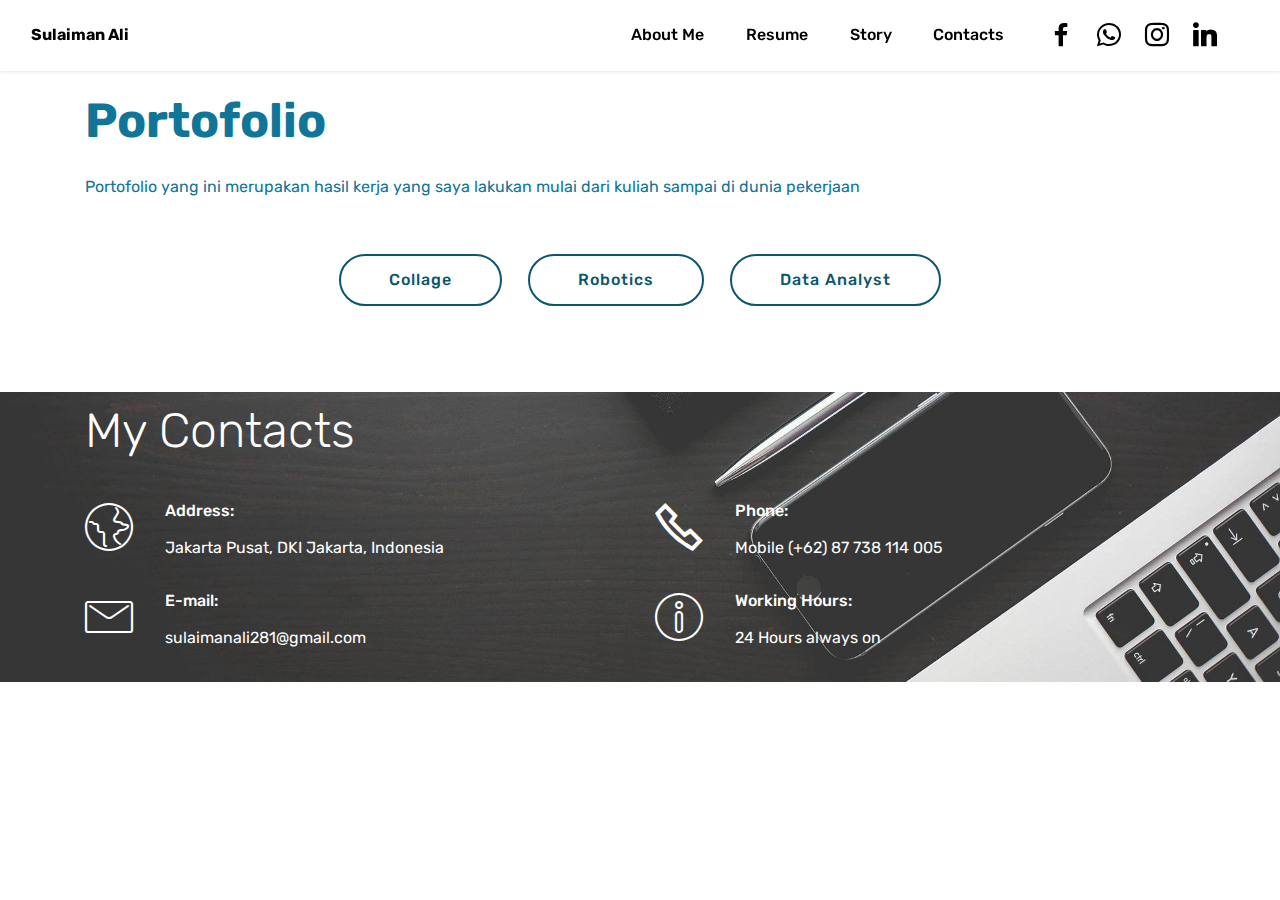
<file: page2.html>
<!DOCTYPE html>
<html  >
<head>
  <!-- Site made with Mobirise Website Builder v5.6.8, https://mobirise.com -->
  <meta charset="UTF-8">
  <meta http-equiv="X-UA-Compatible" content="IE=edge">
  <meta name="generator" content="Mobirise v5.6.8, mobirise.com">
  <meta name="twitter:card" content="summary_large_image"/>
  <meta name="twitter:image:src" content="">
  <meta property="og:image" content="">
  <meta name="twitter:title" content="Portofolio">
  <meta name="viewport" content="width=device-width, initial-scale=1, minimum-scale=1">
  <!-- <link rel="shortcut icon" href="assets/images/logo.png" type="image/x-icon"> -->
  <meta name="description" content="Web Site Builder Description">
  
  
  <title>Portofolio</title>
  <link rel="stylesheet" href="assets/web/assets/mobirise-icons2/mobirise2.css">
  <link rel="stylesheet" href="assets/web/assets/mobirise-icons/mobirise-icons.css">
  <link rel="stylesheet" href="assets/bootstrap/css/bootstrap.min.css">
  <link rel="stylesheet" href="assets/bootstrap/css/bootstrap-grid.min.css">
  <link rel="stylesheet" href="assets/bootstrap/css/bootstrap-reboot.min.css">
  <link rel="stylesheet" href="assets/tether/tether.min.css">
  <link rel="stylesheet" href="assets/dropdown/css/style.css">
  <link rel="stylesheet" href="assets/socicon/css/styles.css">
  <link rel="stylesheet" href="assets/theme/css/style.css">
  <link rel="preload" href="https://fonts.googleapis.com/css?family=Rubik:300,400,500,600,700,800,900,300i,400i,500i,600i,700i,800i,900i&display=swap" as="style" onload="this.onload=null;this.rel='stylesheet'">
  <noscript><link rel="stylesheet" href="https://fonts.googleapis.com/css?family=Rubik:300,400,500,600,700,800,900,300i,400i,500i,600i,700i,800i,900i&display=swap"></noscript>
  <link rel="preload" as="style" href="assets/mobirise/css/mbr-additional.css"><link rel="stylesheet" href="assets/mobirise/css/mbr-additional.css" type="text/css">
  
  
  
  
</head>
<body>
  
  <section class="menu menu1 cid-sA0IOnR1Ho" once="menu" id="menu1-1m">
    

    <nav class="navbar navbar-dropdown navbar-fixed-top navbar-expand-lg">
        <div class="container-fluid">
            <div class="navbar-brand">
                
                <span class="navbar-caption-wrap"><a class="navbar-caption text-black display-7" href="#top">Sulaiman Ali</a></span>
            </div>
            <button class="navbar-toggler" type="button" data-toggle="collapse" data-target="#navbarSupportedContent" aria-controls="navbarNavAltMarkup" aria-expanded="false" aria-label="Toggle navigation">
                <div class="hamburger">
                    <span></span>
                    <span></span>
                    <span></span>
                    <span></span>
                </div>
            </button>
            <div class="collapse navbar-collapse" id="navbarSupportedContent">
                <ul class="navbar-nav nav-dropdown nav-right" data-app-modern-menu="true"><li class="nav-item"><a class="nav-link link text-black text-primary display-4" href="index.html#content4-e">
                            About Me</a></li>
                    <li class="nav-item"><a class="nav-link link text-black text-primary display-4" href="index.html#content4-g">
                            Resume</a></li>
                    <li class="nav-item"><a class="nav-link link text-black text-primary display-4" href="index.html#content4-1e">Story</a>
                    </li><li class="nav-item"><a class="nav-link link text-black text-primary display-4" href="index.html#contacts3-v">Contacts</a></li></ul>
                <div class="icons-menu">
                    <a class="iconfont-wrapper" href="https://web.facebook.com/sulaiman.ali.281" target="_blank">
                        <span class="p-2 mbr-iconfont socicon-facebook socicon"></span>
                    </a>
                    <a class="iconfont-wrapper" href="https://wa.me/6287738114005" target="_blank">
                        <span class="p-2 mbr-iconfont socicon-whatsapp socicon"></span>
                    </a>
                    <a class="iconfont-wrapper" href="https://www.instagram.com/sulaimannali/" target="_blank">
                        <span class="p-2 mbr-iconfont socicon-instagram socicon"></span>
                    </a>
                    <a class="iconfont-wrapper" href="https://www.linkedin.com/in/sulaiman-ali-318a2a13b/" target="_blank">
                        <span class="p-2 mbr-iconfont socicon-linkedin socicon"></span>
                    </a>
                </div>
                
            </div>
        </div>
    </nav>
</section>

<section class="content5 cid-t8Pxhr8fGh" id="content5-1p">
    
    <div class="container">
        <div class="row justify-content-center">
            <div class="col-md-12 col-lg-12">
                <h3 class="mbr-section-title mbr-fonts-style mb-4 display-2">
                    <strong>Portofolio</strong></h3>
                
                <p class="mbr-text mbr-fonts-style display-7">
                    Portofolio yang ini merupakan hasil kerja yang saya lakukan mulai dari kuliah sampai di dunia pekerjaan&nbsp;</p>
            </div>
        </div>
    </div>
</section>

<section class="content11 cid-t8PyCJgHpK" id="content11-1t">
    
    <div class="container">
        <div class="row justify-content-center">
            <div class="col-md-12 col-lg-11">
                <div class="mbr-section-btn align-center"><a class="btn btn-primary-outline display-4" href="">Collage</a> <a class="btn btn-primary-outline display-4" href="">Robotics</a> <a class="btn btn-primary-outline display-4" href="page3.html">Data Analyst</a></div>
            </div>
        </div>
    </div>
</section>

<section class="mbr-section contacts3 cid-t8PxashgVb mbr-parallax-background" id="contacts3-1o">
    <!---->
    
    <!---->
    <!--Overlay-->
    <div class="mbr-overlay" style="opacity: 0.1; background-color: rgb(239, 239, 239);">
    </div>
    <!--Container-->
    <div class="container">
        <div class="row">
            <!--Titles-->
            <div class="title col-12">
                <h4 class="align-left mbr-fonts-style display-2">
                    My Contacts
                </h4>
                
            </div>
            <div class="col-12">
                <div class="row">
                    <div class="col-12 col-md-6">
                        <div class="wrapper">
                            <span class="iconfont-wrapper">
                                <span class="mbr-iconfont mbri-globe" style="color: rgb(255, 255, 255); fill: rgb(255, 255, 255);"></span>
                            </span>
                            <div class="b-info b-adress">
                                <h6 class="align-left mbr-fonts-style display-7">
                                    Address:
                                </h6>
                                <p class="mbr-text align-left mbr-fonts-style display-7">Jakarta Pusat, DKI Jakarta, Indonesia</p>
                            </div>
                        </div>
                    </div>
                    <div class="col-12 col-md-6">
                        <div class="wrapper">
                            <span class="iconfont-wrapper">
                                <span class="mbr-iconfont mobi-mbri-phone mobi-mbri" style="color: rgb(255, 255, 255); fill: rgb(255, 255, 255);"></span>
                            </span>
                            <div class="b-info b-phone">
                                <h6 class="align-left mbr-fonts-style display-7">
                                    Phone:
                                </h6>
                                <p class="mbr-text align-left mbr-fonts-style display-7">
                                    Mobile (+62) 87 738 114 005</p>
                            </div>
                        </div>
                    </div>
                    <div class="col-12 col-md-6">
                        <div class="wrapper">
                            <span class="iconfont-wrapper">
                                <span class="mbr-iconfont mbri-letter" style="color: rgb(255, 255, 255); fill: rgb(255, 255, 255);"></span>
                            </span>
                            <div class="b-info b-mail">
                                <h6 class="align-left mbr-fonts-style display-7">
                                    E-mail:
                                </h6>
                                <p class="mbr-text align-left mbr-fonts-style display-7">
                                    sulaimanali281@gmail.com<br></p>
                            </div>
                        </div>
                    </div>
                    <div class="col-12 col-md-6">
                        <div class="wrapper">
                            <span class="iconfont-wrapper">
                                <span class="mbr-iconfont mbri-info" style="color: rgb(255, 255, 255); fill: rgb(255, 255, 255);"></span>
                            </span>
                            <div class="b-info b-mail">
                                <h6 class="align-left mbr-fonts-style display-7">
                                    Working Hours:
                                </h6>
                                <p class="mbr-text align-left mbr-fonts-style display-7">24 Hours always on&nbsp;</p>
                            </div>
                        </div>
                    </div>
                </div>
            </div>
        </div>
    </div>
</section>
<!-- <section class="display-7" style="padding: 0;align-items: center;justify-content: center;flex-wrap: wrap;    align-content: center;display: flex;position: relative;height: 4rem;"><a href="https://mobiri.se/1560726" style="flex: 1 1;height: 4rem;position: absolute;width: 100%;z-index: 1;"><img alt="" style="height: 4rem;" src="[data-uri]"></a><p style="margin: 0;text-align: center;" class="display-7">Made with &#8204;</p><a style="z-index:1" href="https://mobirise.com">Mobirise </a></section><script src="assets/popper/popper.min.js"></script>  <script src="assets/web/assets/jquery/jquery.min.js"></script>  <script src="assets/bootstrap/js/bootstrap.min.js"></script>  <script src="assets/tether/tether.min.js"></script>  <script src="assets/smoothscroll/smooth-scroll.js"></script>  <script src="assets/dropdown/js/nav-dropdown.js"></script>  <script src="assets/dropdown/js/navbar-dropdown.js"></script>  <script src="assets/touchswipe/jquery.touch-swipe.min.js"></script>  <script src="assets/parallax/jarallax.min.js"></script>  <script src="assets/theme/js/script.js"></script>   -->
  
  
</body>
</html>
</file>
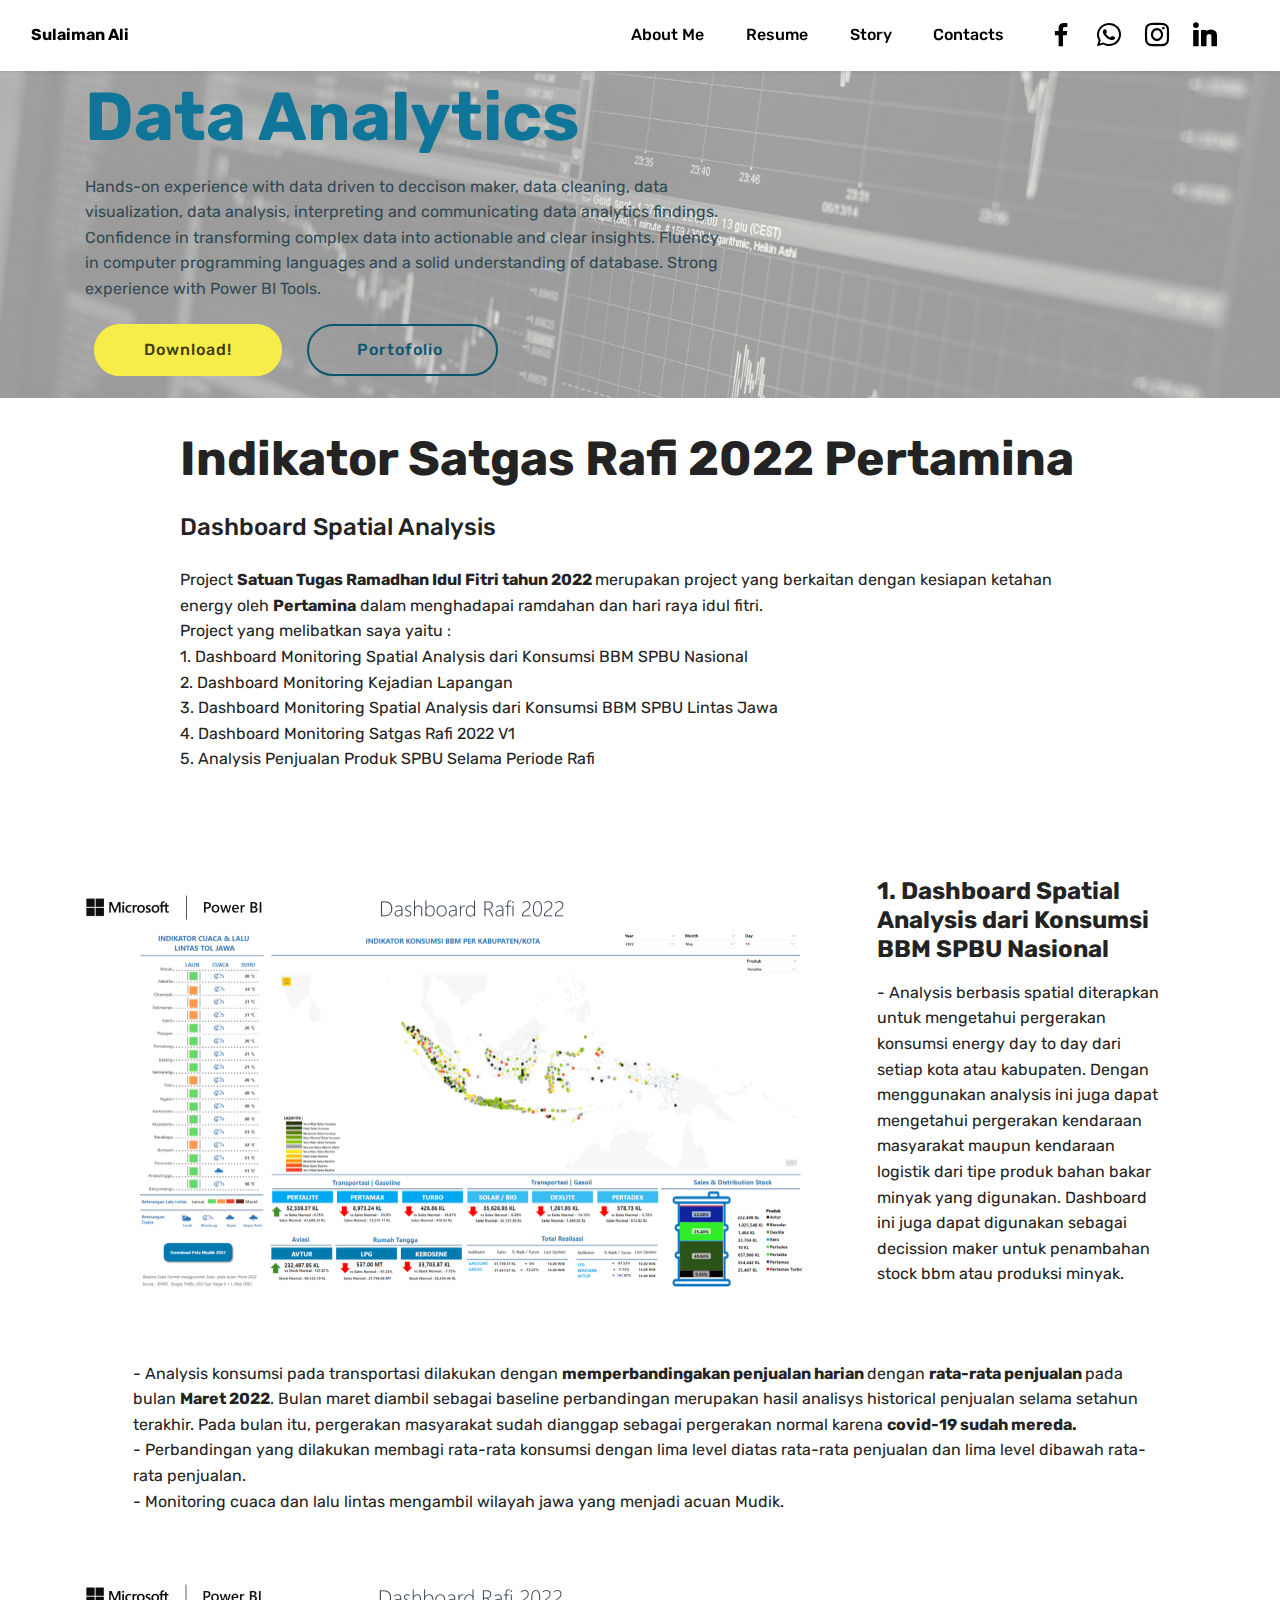
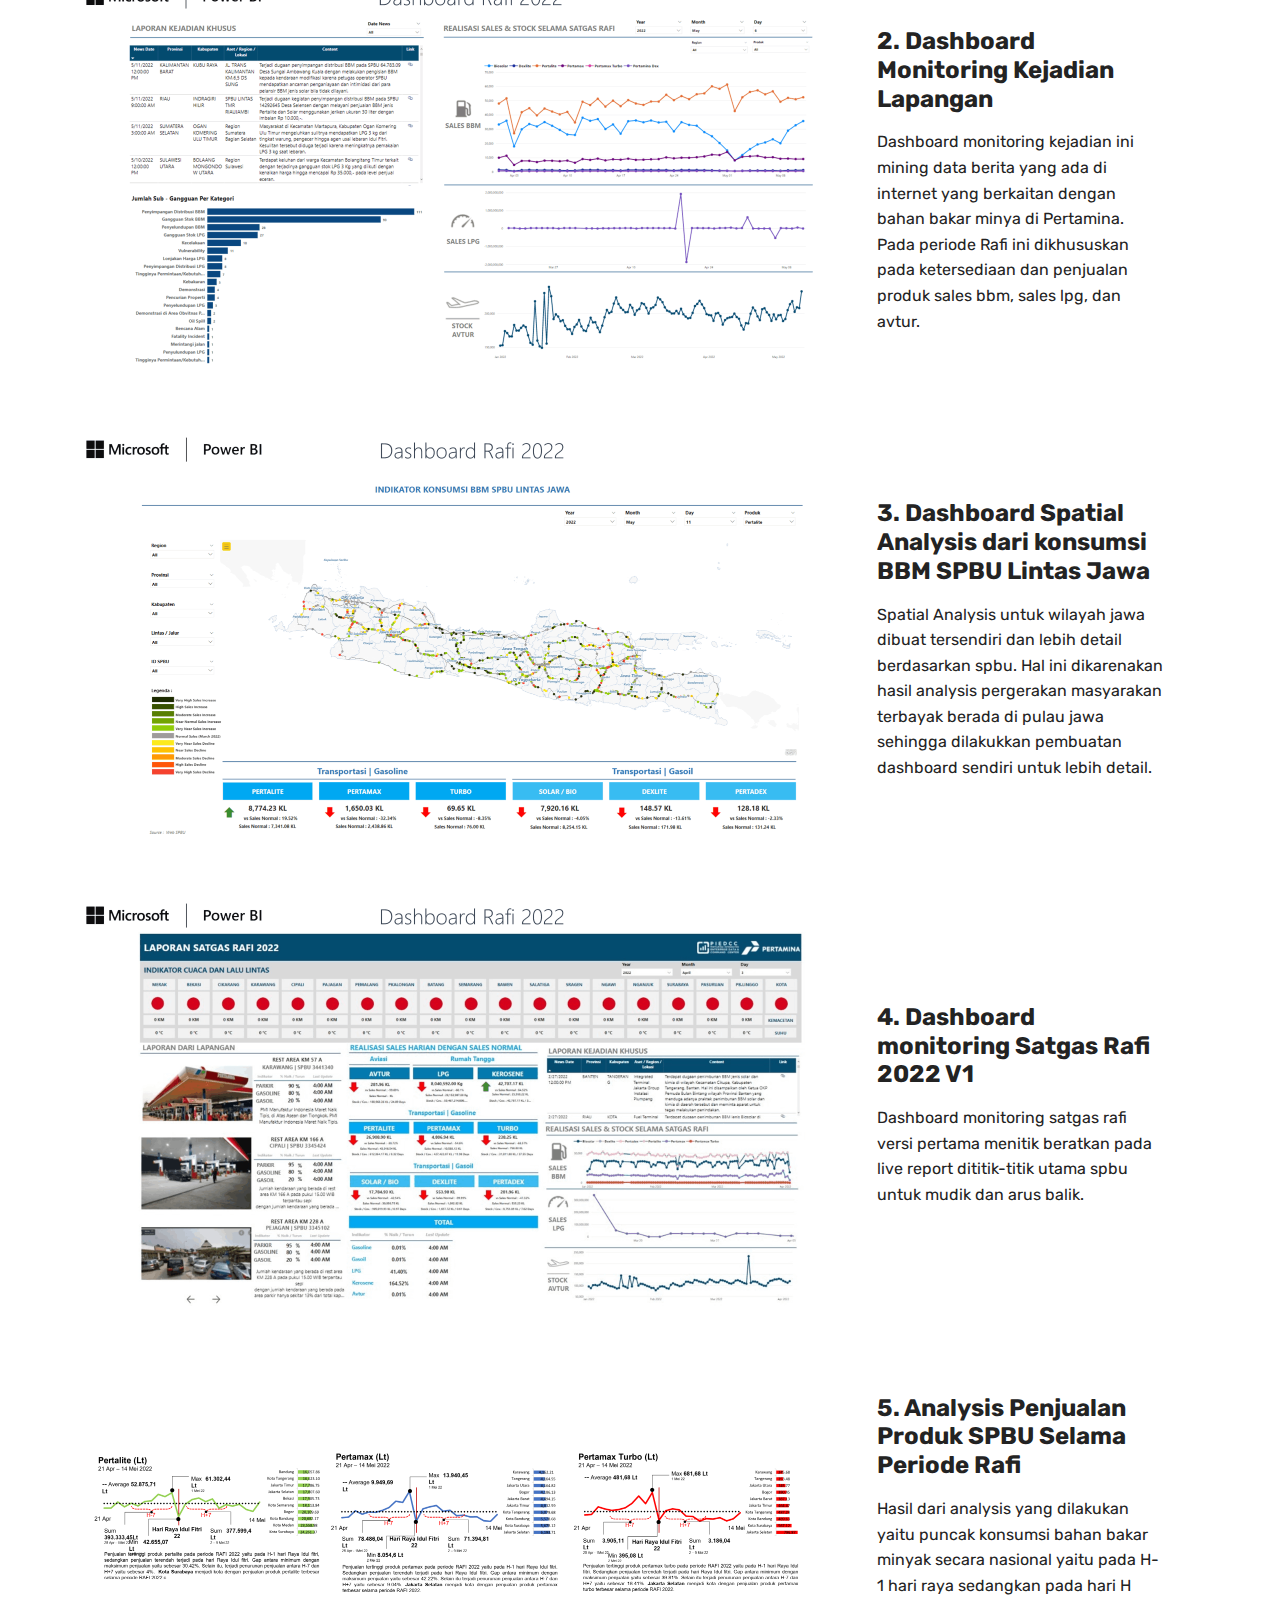
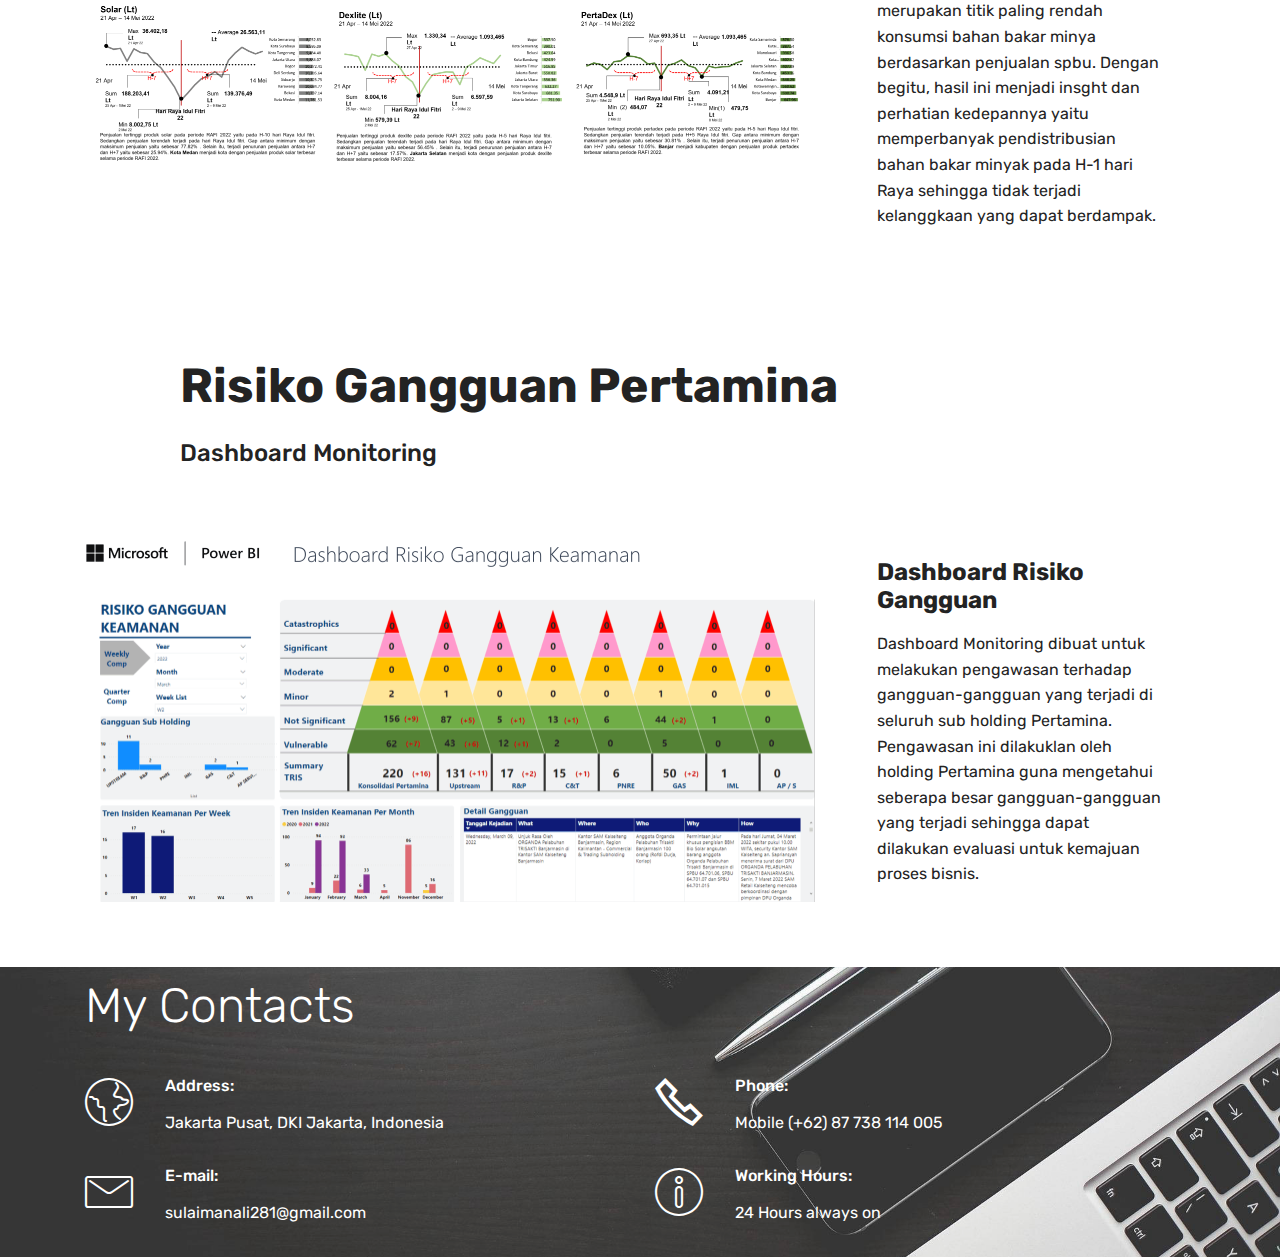
<file: page3.html>
<!DOCTYPE html>
<html  >
<head>
  <!-- Site made with Mobirise Website Builder v5.6.8, https://mobirise.com -->
  <meta charset="UTF-8">
  <meta http-equiv="X-UA-Compatible" content="IE=edge">
  <meta name="generator" content="Mobirise v5.6.8, mobirise.com">
  <meta name="twitter:card" content="summary_large_image"/>
  <meta name="twitter:image:src" content="">
  <meta property="og:image" content="">
  <meta name="twitter:title" content="Data Analyst">
  <meta name="viewport" content="width=device-width, initial-scale=1, minimum-scale=1">
  <!-- <link rel="shortcut icon" href="assets/images/logo.png" type="image/x-icon"> -->
  <meta name="description" content="Web Site Builder Description">
  
  
  <title>Data Analyst</title>
  <link rel="stylesheet" href="assets/web/assets/mobirise-icons2/mobirise2.css">
  <link rel="stylesheet" href="assets/web/assets/mobirise-icons/mobirise-icons.css">
  <link rel="stylesheet" href="assets/bootstrap/css/bootstrap.min.css">
  <link rel="stylesheet" href="assets/bootstrap/css/bootstrap-grid.min.css">
  <link rel="stylesheet" href="assets/bootstrap/css/bootstrap-reboot.min.css">
  <link rel="stylesheet" href="assets/tether/tether.min.css">
  <link rel="stylesheet" href="assets/dropdown/css/style.css">
  <link rel="stylesheet" href="assets/socicon/css/styles.css">
  <link rel="stylesheet" href="assets/theme/css/style.css">
  <link rel="preload" href="https://fonts.googleapis.com/css?family=Rubik:300,400,500,600,700,800,900,300i,400i,500i,600i,700i,800i,900i&display=swap" as="style" onload="this.onload=null;this.rel='stylesheet'">
  <noscript><link rel="stylesheet" href="https://fonts.googleapis.com/css?family=Rubik:300,400,500,600,700,800,900,300i,400i,500i,600i,700i,800i,900i&display=swap"></noscript>
  <link rel="preload" as="style" href="assets/mobirise/css/mbr-additional.css"><link rel="stylesheet" href="assets/mobirise/css/mbr-additional.css" type="text/css">
  
  
  
  
</head>
<body>
  
  <section class="menu menu1 cid-t8PyjBUDuU" once="menu" id="menu1-1r">
    

    <nav class="navbar navbar-dropdown navbar-fixed-top navbar-expand-lg">
        <div class="container-fluid">
            <div class="navbar-brand">
                
                <span class="navbar-caption-wrap"><a class="navbar-caption text-black display-7" href="#top">Sulaiman Ali</a></span>
            </div>
            <button class="navbar-toggler" type="button" data-toggle="collapse" data-target="#navbarSupportedContent" aria-controls="navbarNavAltMarkup" aria-expanded="false" aria-label="Toggle navigation">
                <div class="hamburger">
                    <span></span>
                    <span></span>
                    <span></span>
                    <span></span>
                </div>
            </button>
            <div class="collapse navbar-collapse" id="navbarSupportedContent">
                <ul class="navbar-nav nav-dropdown nav-right" data-app-modern-menu="true"><li class="nav-item"><a class="nav-link link text-black text-primary display-4" href="index.html#content4-e">
                            About Me</a></li>
                    <li class="nav-item"><a class="nav-link link text-black text-primary display-4" href="index.html#content4-g">
                            Resume</a></li>
                    <li class="nav-item"><a class="nav-link link text-black text-primary display-4" href="index.html#content4-1e">Story</a>
                    </li><li class="nav-item"><a class="nav-link link text-black text-primary display-4" href="index.html#contacts3-v">Contacts</a></li></ul>
                <div class="icons-menu">
                    <a class="iconfont-wrapper" href="https://web.facebook.com/sulaiman.ali.281" target="_blank">
                        <span class="p-2 mbr-iconfont socicon-facebook socicon"></span>
                    </a>
                    <a class="iconfont-wrapper" href="https://wa.me/6287738114005" target="_blank">
                        <span class="p-2 mbr-iconfont socicon-whatsapp socicon"></span>
                    </a>
                    <a class="iconfont-wrapper" href="https://www.instagram.com/sulaimannali/" target="_blank">
                        <span class="p-2 mbr-iconfont socicon-instagram socicon"></span>
                    </a>
                    <a class="iconfont-wrapper" href="https://www.linkedin.com/in/sulaiman-ali-318a2a13b/" target="_blank">
                        <span class="p-2 mbr-iconfont socicon-linkedin socicon"></span>
                    </a>
                </div>
                
            </div>
        </div>
    </nav>
</section>

<section class="header2 cid-t8Q4YFAPsF mbr-parallax-background" id="header2-28">

    

    
    <div class="mbr-overlay" style="opacity: 0.6; background-color: rgb(255, 255, 255);"></div>

    <div class="container">
        <div class="row">
            <div class="col-12 col-lg-7">
                <h1 class="mbr-section-title mbr-fonts-style mb-3 display-1"><strong>Data Analytics</strong></h1>
                
                <p class="mbr-text mbr-fonts-style display-7">Hands-on experience with data driven to deccison maker, data cleaning, data visualization, data analysis, interpreting and communicating data analytics findings. Confidence in transforming complex data into actionable and clear insights. Fluency in computer programming languages and a solid understanding of database. Strong experience with Power BI Tools.</p>
                <div class="mbr-section-btn mt-3"><a class="btn btn-success display-4" href="https://mobiri.se">Download!</a>
                    <a class="btn btn-primary-outline display-4" href="page2.html">Portofolio&nbsp;</a></div>
            </div>
        </div>
    </div>
</section>

<section class="content5 cid-t8PyjBou5u" id="content5-1q">
    
    <div class="container">
        <div class="row justify-content-center">
            <div class="col-md-12 col-lg-10">
                <h3 class="mbr-section-title mbr-fonts-style mb-4 display-2"><strong>Indikator Satgas Rafi 2022 Pertamina</strong></h3>
                <h4 class="mbr-section-subtitle mbr-fonts-style mb-4 display-5">
                    Dashboard Spatial Analysis</h4>
                <p class="mbr-text mbr-fonts-style display-7">Project <strong>Satuan Tugas Ramadhan Idul Fitri tahun 2022 </strong>merupakan project yang berkaitan dengan kesiapan ketahan energy oleh <strong>Pertamina</strong> dalam menghadapai ramdahan dan hari raya idul fitri.<br>Project yang melibatkan saya yaitu :
<br>1. Dashboard Monitoring Spatial Analysis dari Konsumsi BBM SPBU Nasional&nbsp;<br>2. Dashboard Monitoring Kejadian Lapangan<br>3. Dashboard Monitoring Spatial Analysis dari Konsumsi BBM SPBU Lintas Jawa<br>
4.&nbsp;Dashboard Monitoring Satgas Rafi 2022 V1<br>5. Analysis Penjualan Produk SPBU Selama Periode Rafi
<br><br></p>
            </div>
        </div>
    </div>
</section>

<section class="image1 cid-t8PFvBNMy1" id="image1-1x">
    

    
    

    <div class="container">
        <div class="row align-items-center">
            <div class="col-12 col-lg-8">
                <div class="image-wrapper">
                    <img src="assets/images/dashboard-rafi-nasional-1-1460x809.png" alt="Mobirise Website Builder">
                    <p class="mbr-description mbr-fonts-style pt-2 align-center display-4"></p>
                </div>
            </div>
            <div class="col-12 col-lg">
                <div class="text-wrapper">
                    <h3 class="mbr-section-title mbr-fonts-style mb-3 display-5">
                        <strong>1. Dashboard Spatial Analysis dari Konsumsi BBM SPBU Nasional&nbsp;</strong></h3>
                    <p class="mbr-text mbr-fonts-style display-7">- Analysis berbasis spatial diterapkan untuk mengetahui pergerakan konsumsi energy day to day dari setiap kota atau kabupaten. Dengan menggunakan analysis ini juga dapat mengetahui pergerakan kendaraan masyarakat maupun kendaraan logistik dari tipe produk bahan bakar minyak yang digunakan. Dashboard ini juga dapat digunakan sebagai decission maker untuk penambahan stock bbm atau produksi minyak.&nbsp;<br><br></p>
                </div>
            </div>
        </div>
    </div>
</section>

<section class="content5 cid-t8PUch2A1q" id="content5-26">
    
    <div class="container">
        <div class="row justify-content-center">
            <div class="col-md-12 col-lg-11">
                
                
                <p class="mbr-text mbr-fonts-style display-7">- Analysis konsumsi pada transportasi dilakukan dengan <strong>memperbandingakan penjualan harian </strong>dengan <strong>rata-rata penjualan </strong>pada bulan <strong>Maret 2022</strong>. Bulan maret diambil sebagai baseline perbandingan merupakan hasil analisys historical penjualan selama setahun terakhir. Pada bulan itu, pergerakan masyarakat sudah dianggap sebagai pergerakan normal karena <strong>covid-19 sudah mereda.</strong><br><strong></strong>- Perbandingan yang dilakukan membagi rata-rata konsumsi dengan lima level diatas rata-rata penjualan dan lima level dibawah&nbsp;rata-rata penjualan.<br>- Monitoring cuaca dan lalu lintas mengambil wilayah jawa yang menjadi acuan Mudik.</p>
            </div>
        </div>
    </div>
</section>

<section class="image1 cid-t8PHa31dT2" id="image1-1y">
    

    
    

    <div class="container">
        <div class="row align-items-center">
            <div class="col-12 col-lg-8">
                <div class="image-wrapper">
                    <img src="assets/images/dashboard-rafi-laporan-kejadian-1460x794.png" alt="Mobirise Website Builder">
                    <p class="mbr-description mbr-fonts-style pt-2 align-center display-4"></p>
                </div>
            </div>
            <div class="col-12 col-lg">
                <div class="text-wrapper">
                    <h3 class="mbr-section-title mbr-fonts-style mb-3 display-5"><strong>2. Dashboard Monitoring Kejadian Lapangan</strong></h3>
                    <p class="mbr-text mbr-fonts-style display-7">Dashboard monitoring kejadian ini mining data berita yang ada di internet yang berkaitan dengan bahan bakar minya di Pertamina. Pada periode Rafi ini dikhususkan pada ketersediaan dan penjualan produk sales bbm, sales lpg, dan avtur.</p>
                </div>
            </div>
        </div>
    </div>
</section>

<section class="image1 cid-t8PJ2xzTbG" id="image1-1z">
    

    
    

    <div class="container">
        <div class="row align-items-center">
            <div class="col-12 col-lg-8">
                <div class="image-wrapper">
                    <img src="assets/images/dashboard-rafi-lintas-jawa-1460x819.png" alt="Mobirise Website Builder">
                    <p class="mbr-description mbr-fonts-style pt-2 align-center display-4"></p>
                </div>
            </div>
            <div class="col-12 col-lg">
                <div class="text-wrapper">
                    <h3 class="mbr-section-title mbr-fonts-style mb-3 display-5"><strong>3. Dashboard Spatial Analysis dari konsumsi BBM SPBU Lintas Jawa</strong></h3>
                    <p class="mbr-text mbr-fonts-style display-7">Spatial Analysis untuk wilayah jawa dibuat tersendiri dan lebih detail berdasarkan spbu. Hal ini dikarenakan hasil analysis pergerakan masyarakan terbayak berada di pulau jawa sehingga dilakukkan pembuatan dashboard sendiri untuk lebih detail.</p>
                </div>
            </div>
        </div>
    </div>
</section>

<section class="image1 cid-t8PKRouKeO" id="image1-20">
    

    
    

    <div class="container">
        <div class="row align-items-center">
            <div class="col-12 col-lg-8">
                <div class="image-wrapper">
                    <img src="assets/images/dashboard-rafi-v1-1460x818.png" alt="Mobirise Website Builder">
                    <p class="mbr-description mbr-fonts-style pt-2 align-center display-4"></p>
                </div>
            </div>
            <div class="col-12 col-lg">
                <div class="text-wrapper">
                    <h3 class="mbr-section-title mbr-fonts-style mb-3 display-5"><strong>4. Dashboard monitoring Satgas Rafi 2022 V1</strong></h3>
                    <p class="mbr-text mbr-fonts-style display-7">
                        Dashboard monitoring satgas rafi versi pertama menitik beratkan pada live report dititik-titik utama spbu untuk mudik dan arus balik.&nbsp;</p>
                </div>
            </div>
        </div>
    </div>
</section>

<section class="image1 cid-t8PLwDrVeH" id="image1-21">
    

    
    

    <div class="container">
        <div class="row align-items-center">
            <div class="col-12 col-lg-8">
                <div class="image-wrapper">
                    <img src="assets/images/analysis-1460x631.png" alt="Mobirise Website Builder">
                    <p class="mbr-description mbr-fonts-style pt-2 align-center display-4"></p>
                </div>
            </div>
            <div class="col-12 col-lg">
                <div class="text-wrapper">
                    <h3 class="mbr-section-title mbr-fonts-style mb-3 display-5"><strong>5. Analysis Penjualan Produk SPBU Selama Periode Rafi</strong></h3>
                    <p class="mbr-text mbr-fonts-style display-7">Hasil dari analysis yang dilakukan yaitu puncak konsumsi bahan bakar minyak secara nasional yaitu pada H-1 hari raya sedangkan pada hari H merupakan titik paling rendah konsumsi bahan bakar minya berdasarkan penjualan spbu. Dengan begitu, hasil ini menjadi insght dan perhatian kedepannya yaitu memperbanyak pendistribusian bahan bakar minyak pada H-1 hari Raya sehingga tidak terjadi kelanggkaan yang dapat berdampak.</p>
                </div>
            </div>
        </div>
    </div>
</section>

<section class="content5 cid-t8PEFnx1Uu" id="content5-1w">
    
    <div class="container">
        <div class="row justify-content-center">
            <div class="col-md-12 col-lg-10">
                <h3 class="mbr-section-title mbr-fonts-style mb-4 display-2"><strong>Risiko Gangguan Pertamina</strong></h3>
                <h4 class="mbr-section-subtitle mbr-fonts-style mb-4 display-5">
                    Dashboard Monitoring</h4>
                <p class="mbr-text mbr-fonts-style display-7"></p>
            </div>
        </div>
    </div>
</section>

<section class="image1 cid-t8PO5ktigs" id="image1-24">
    

    
    

    <div class="container">
        <div class="row align-items-center">
            <div class="col-12 col-lg-8">
                <div class="image-wrapper">
                    <img src="assets/images/dashboard-risiko-gangguan-1460x735.png" alt="Mobirise Website Builder">
                    <p class="mbr-description mbr-fonts-style pt-2 align-center display-4"></p>
                </div>
            </div>
            <div class="col-12 col-lg">
                <div class="text-wrapper">
                    <h3 class="mbr-section-title mbr-fonts-style mb-3 display-5"><strong>Dashboard Risiko Gangguan</strong></h3>
                    <p class="mbr-text mbr-fonts-style display-7">Dashboard Monitoring dibuat untuk melakukan pengawasan terhadap gangguan-gangguan yang terjadi di seluruh sub holding Pertamina. Pengawasan ini dilakuklan oleh holding Pertamina guna mengetahui seberapa besar gangguan-gangguan yang terjadi sehingga dapat dilakukan evaluasi untuk kemajuan proses bisnis.</p>
                </div>
            </div>
        </div>
    </div>
</section>

<section class="mbr-section contacts3 cid-t8PyjCIdRV mbr-parallax-background" id="contacts3-1s">
    <!---->
    
    <!---->
    <!--Overlay-->
    <div class="mbr-overlay" style="opacity: 0.1; background-color: rgb(239, 239, 239);">
    </div>
    <!--Container-->
    <div class="container">
        <div class="row">
            <!--Titles-->
            <div class="title col-12">
                <h4 class="align-left mbr-fonts-style display-2">
                    My Contacts
                </h4>
                
            </div>
            <div class="col-12">
                <div class="row">
                    <div class="col-12 col-md-6">
                        <div class="wrapper">
                            <span class="iconfont-wrapper">
                                <span class="mbr-iconfont mbri-globe" style="color: rgb(255, 255, 255); fill: rgb(255, 255, 255);"></span>
                            </span>
                            <div class="b-info b-adress">
                                <h6 class="align-left mbr-fonts-style display-7">
                                    Address:
                                </h6>
                                <p class="mbr-text align-left mbr-fonts-style display-7">Jakarta Pusat, DKI Jakarta, Indonesia</p>
                            </div>
                        </div>
                    </div>
                    <div class="col-12 col-md-6">
                        <div class="wrapper">
                            <span class="iconfont-wrapper">
                                <span class="mbr-iconfont mobi-mbri-phone mobi-mbri" style="color: rgb(255, 255, 255); fill: rgb(255, 255, 255);"></span>
                            </span>
                            <div class="b-info b-phone">
                                <h6 class="align-left mbr-fonts-style display-7">
                                    Phone:
                                </h6>
                                <p class="mbr-text align-left mbr-fonts-style display-7">
                                    Mobile (+62) 87 738 114 005</p>
                            </div>
                        </div>
                    </div>
                    <div class="col-12 col-md-6">
                        <div class="wrapper">
                            <span class="iconfont-wrapper">
                                <span class="mbr-iconfont mbri-letter" style="color: rgb(255, 255, 255); fill: rgb(255, 255, 255);"></span>
                            </span>
                            <div class="b-info b-mail">
                                <h6 class="align-left mbr-fonts-style display-7">
                                    E-mail:
                                </h6>
                                <p class="mbr-text align-left mbr-fonts-style display-7">
                                    sulaimanali281@gmail.com<br></p>
                            </div>
                        </div>
                    </div>
                    <div class="col-12 col-md-6">
                        <div class="wrapper">
                            <span class="iconfont-wrapper">
                                <span class="mbr-iconfont mbri-info" style="color: rgb(255, 255, 255); fill: rgb(255, 255, 255);"></span>
                            </span>
                            <div class="b-info b-mail">
                                <h6 class="align-left mbr-fonts-style display-7">
                                    Working Hours:
                                </h6>
                                <p class="mbr-text align-left mbr-fonts-style display-7">24 Hours always on&nbsp;</p>
                            </div>
                        </div>
                    </div>
                </div>
            </div>
        </div>
    </div>
</section>
<!-- <section class="display-7" style="padding: 0;align-items: center;justify-content: center;flex-wrap: wrap;    align-content: center;display: flex;position: relative;height: 4rem;"><a href="https://mobiri.se/1560726" style="flex: 1 1;height: 4rem;position: absolute;width: 100%;z-index: 1;"><img alt="" style="height: 4rem;" src="[data-uri]"></a><p style="margin: 0;text-align: center;" class="display-7">Built with Mobirise &#8204;</p><a style="z-index:1" href="https://mobirise.com/offline-website-builder.html">Offline Site Builder</a></section><script src="assets/popper/popper.min.js"></script>  <script src="assets/web/assets/jquery/jquery.min.js"></script>  <script src="assets/bootstrap/js/bootstrap.min.js"></script>  <script src="assets/tether/tether.min.js"></script>  <script src="assets/smoothscroll/smooth-scroll.js"></script>  <script src="assets/parallax/jarallax.min.js"></script>  <script src="assets/dropdown/js/nav-dropdown.js"></script>  <script src="assets/dropdown/js/navbar-dropdown.js"></script>  <script src="assets/touchswipe/jquery.touch-swipe.min.js"></script>  <script src="assets/theme/js/script.js"></script>   -->
  
  
</body>
</html>
</file>
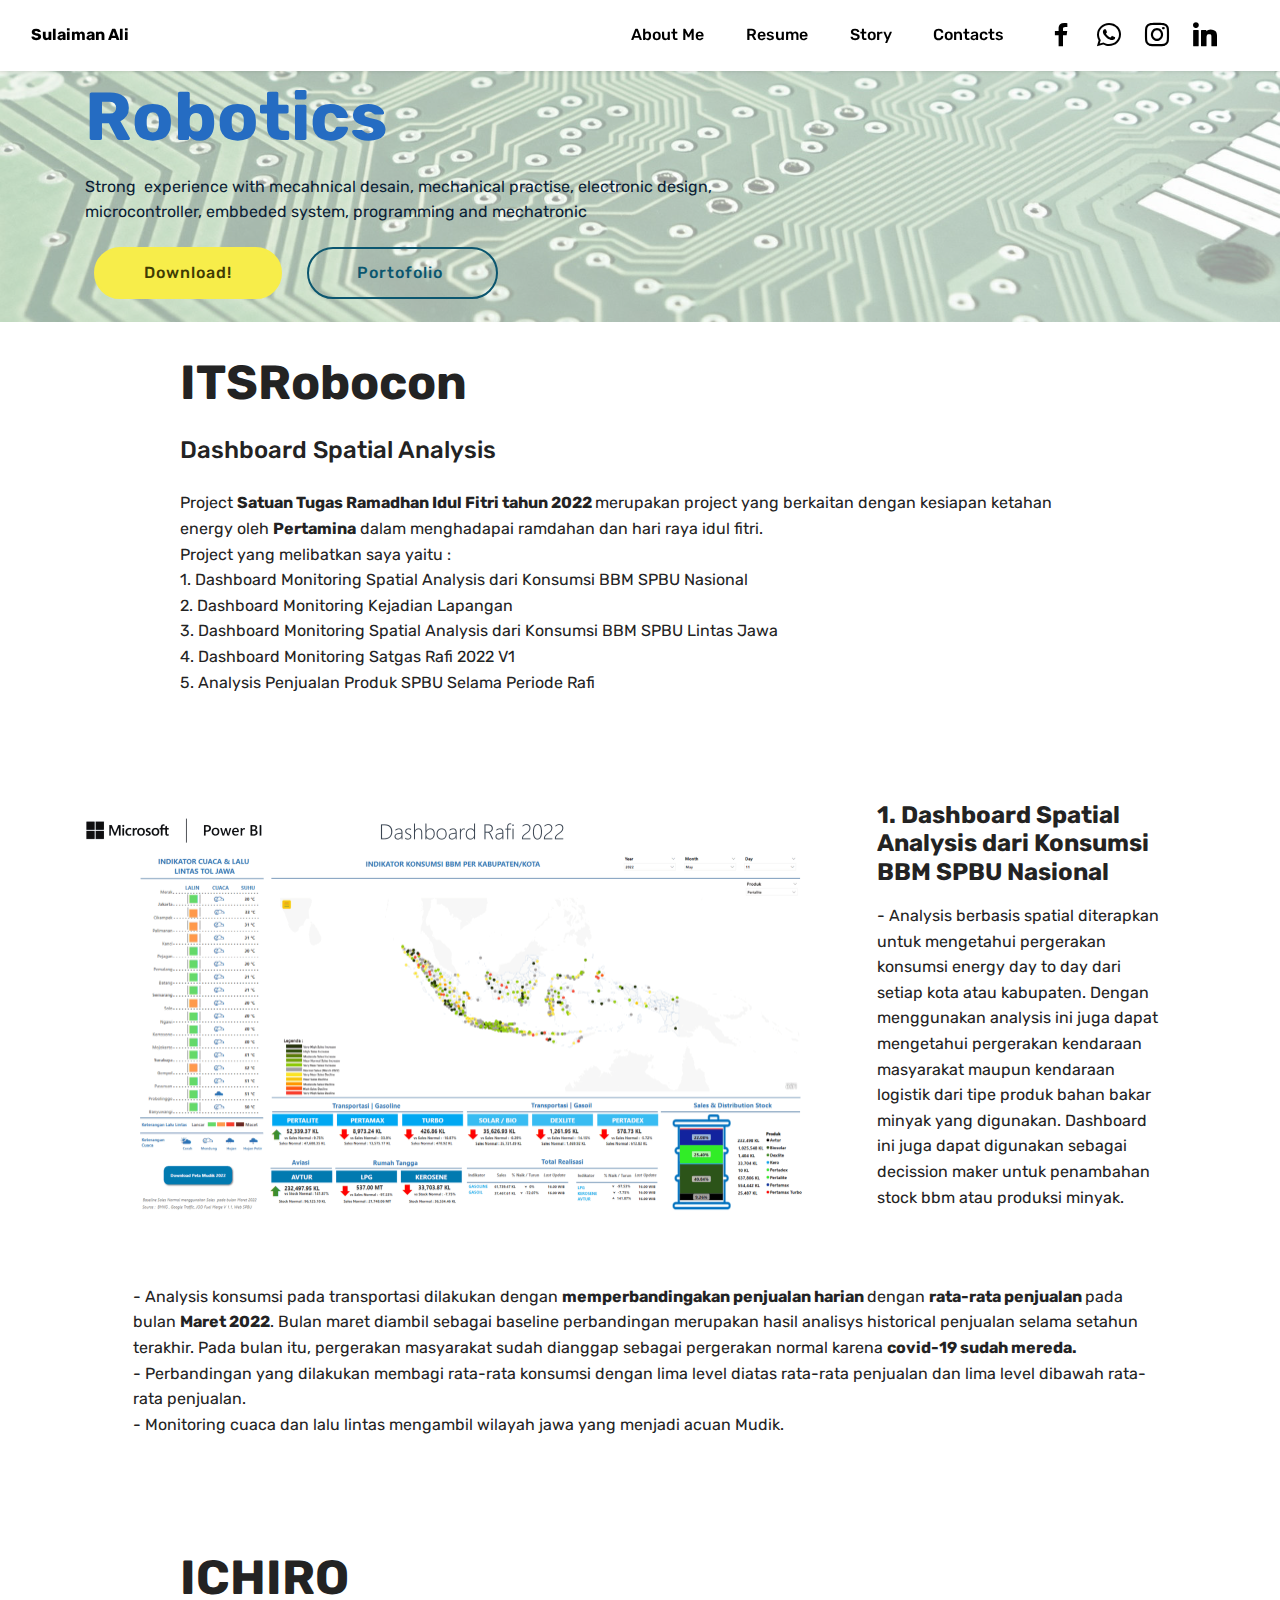
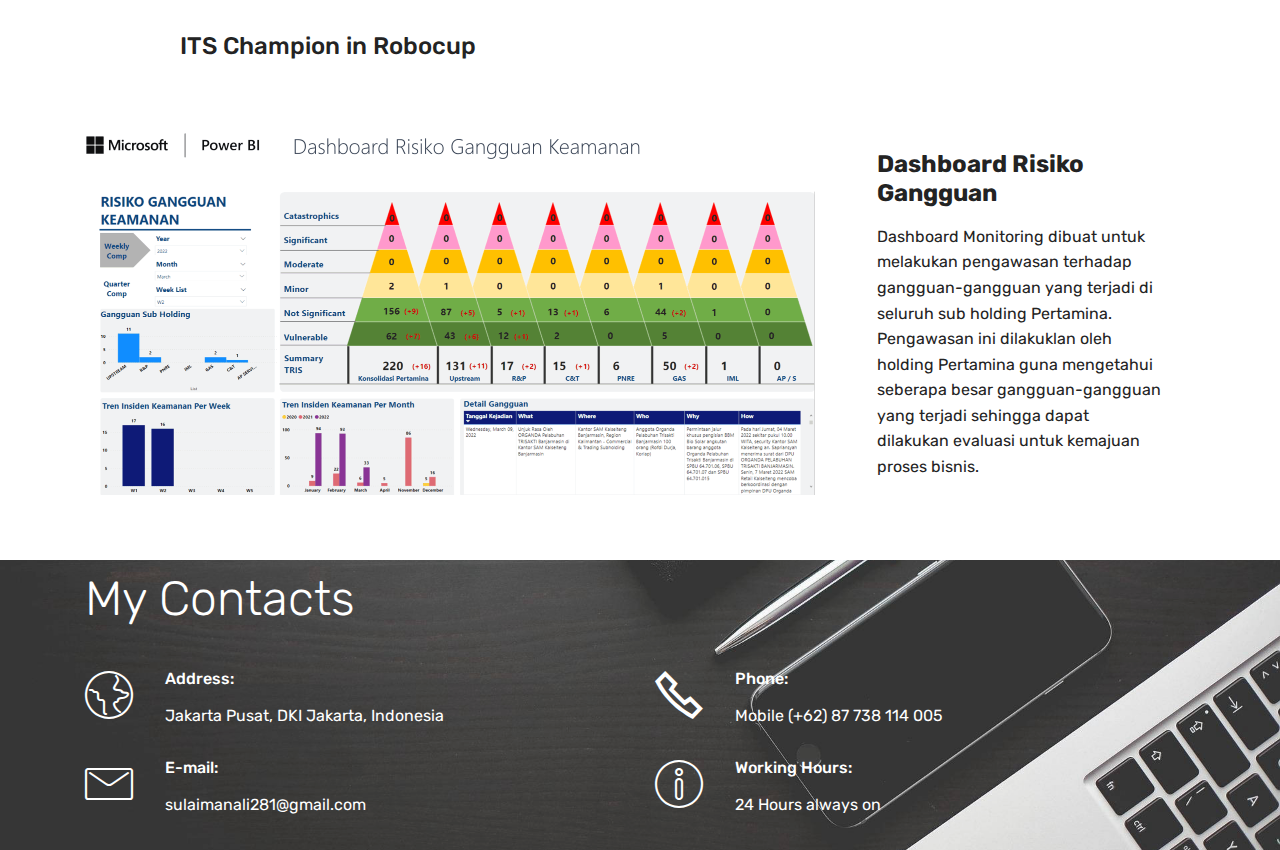
<file: page4.html>
<!DOCTYPE html>
<html  >
<head>
  <!-- Site made with Mobirise Website Builder v5.6.8, https://mobirise.com -->
  <meta charset="UTF-8">
  <meta http-equiv="X-UA-Compatible" content="IE=edge">
  <meta name="generator" content="Mobirise v5.6.8, mobirise.com">
  <meta name="twitter:card" content="summary_large_image"/>
  <meta name="twitter:image:src" content="">
  <meta property="og:image" content="">
  <meta name="twitter:title" content="Robotics">
  <meta name="viewport" content="width=device-width, initial-scale=1, minimum-scale=1">
  <!-- <link rel="shortcut icon" href="assets/images/logo.png" type="image/x-icon"> -->
  <meta name="description" content="Web Site Builder Description">
  
  
  <title>Robotics</title>
  <link rel="stylesheet" href="assets/web/assets/mobirise-icons2/mobirise2.css">
  <link rel="stylesheet" href="assets/web/assets/mobirise-icons/mobirise-icons.css">
  <link rel="stylesheet" href="assets/bootstrap/css/bootstrap.min.css">
  <link rel="stylesheet" href="assets/bootstrap/css/bootstrap-grid.min.css">
  <link rel="stylesheet" href="assets/bootstrap/css/bootstrap-reboot.min.css">
  <link rel="stylesheet" href="assets/tether/tether.min.css">
  <link rel="stylesheet" href="assets/dropdown/css/style.css">
  <link rel="stylesheet" href="assets/socicon/css/styles.css">
  <link rel="stylesheet" href="assets/theme/css/style.css">
  <link rel="preload" href="https://fonts.googleapis.com/css?family=Rubik:300,400,500,600,700,800,900,300i,400i,500i,600i,700i,800i,900i&display=swap" as="style" onload="this.onload=null;this.rel='stylesheet'">
  <noscript><link rel="stylesheet" href="https://fonts.googleapis.com/css?family=Rubik:300,400,500,600,700,800,900,300i,400i,500i,600i,700i,800i,900i&display=swap"></noscript>
  <link rel="preload" as="style" href="assets/mobirise/css/mbr-additional.css"><link rel="stylesheet" href="assets/mobirise/css/mbr-additional.css" type="text/css">
  
  
  
  
</head>
<body>
  
  <section class="menu menu1 cid-t8QjDHFt5d" once="menu" id="menu1-2i">
    

    <nav class="navbar navbar-dropdown navbar-fixed-top navbar-expand-lg">
        <div class="container-fluid">
            <div class="navbar-brand">
                
                <span class="navbar-caption-wrap"><a class="navbar-caption text-black display-7" href="#top">Sulaiman Ali</a></span>
            </div>
            <button class="navbar-toggler" type="button" data-toggle="collapse" data-target="#navbarSupportedContent" aria-controls="navbarNavAltMarkup" aria-expanded="false" aria-label="Toggle navigation">
                <div class="hamburger">
                    <span></span>
                    <span></span>
                    <span></span>
                    <span></span>
                </div>
            </button>
            <div class="collapse navbar-collapse" id="navbarSupportedContent">
                <ul class="navbar-nav nav-dropdown nav-right" data-app-modern-menu="true"><li class="nav-item"><a class="nav-link link text-black text-primary display-4" href="index.html#content4-e">
                            About Me</a></li>
                    <li class="nav-item"><a class="nav-link link text-black text-primary display-4" href="index.html#content4-g">
                            Resume</a></li>
                    <li class="nav-item"><a class="nav-link link text-black text-primary display-4" href="index.html#content4-1e">Story</a>
                    </li><li class="nav-item"><a class="nav-link link text-black text-primary display-4" href="index.html#contacts3-v">Contacts</a></li></ul>
                <div class="icons-menu">
                    <a class="iconfont-wrapper" href="https://web.facebook.com/sulaiman.ali.281" target="_blank">
                        <span class="p-2 mbr-iconfont socicon-facebook socicon"></span>
                    </a>
                    <a class="iconfont-wrapper" href="https://wa.me/6287738114005" target="_blank">
                        <span class="p-2 mbr-iconfont socicon-whatsapp socicon"></span>
                    </a>
                    <a class="iconfont-wrapper" href="https://www.instagram.com/sulaimannali/" target="_blank">
                        <span class="p-2 mbr-iconfont socicon-instagram socicon"></span>
                    </a>
                    <a class="iconfont-wrapper" href="https://www.linkedin.com/in/sulaiman-ali-318a2a13b/" target="_blank">
                        <span class="p-2 mbr-iconfont socicon-linkedin socicon"></span>
                    </a>
                </div>
                
            </div>
        </div>
    </nav>
</section>

<section class="header2 cid-t8QjDBRSCM mbr-parallax-background" id="header2-29">

    

    
    <div class="mbr-overlay" style="opacity: 0.6; background-color: rgb(255, 255, 255);"></div>

    <div class="container">
        <div class="row">
            <div class="col-12 col-lg-7">
                <h1 class="mbr-section-title mbr-fonts-style mb-3 display-1"><strong>Robotics</strong></h1>
                
                <p class="mbr-text mbr-fonts-style display-7">Strong&nbsp; experience with mecahnical desain, mechanical practise, electronic design, microcontroller, embbeded system, programming and mechatronic&nbsp;</p>
                <div class="mbr-section-btn mt-3"><a class="btn btn-success display-4" href="https://mobiri.se">Download!</a>
                    <a class="btn btn-primary-outline display-4" href="page2.html">Portofolio&nbsp;</a></div>
            </div>
        </div>
    </div>
</section>

<section class="content5 cid-t8QjDCQ6RB" id="content5-2a">
    
    <div class="container">
        <div class="row justify-content-center">
            <div class="col-md-12 col-lg-10">
                <h3 class="mbr-section-title mbr-fonts-style mb-4 display-2"><strong>ITSRobocon</strong></h3>
                <h4 class="mbr-section-subtitle mbr-fonts-style mb-4 display-5">
                    Dashboard Spatial Analysis</h4>
                <p class="mbr-text mbr-fonts-style display-7">Project <strong>Satuan Tugas Ramadhan Idul Fitri tahun 2022 </strong>merupakan project yang berkaitan dengan kesiapan ketahan energy oleh <strong>Pertamina</strong> dalam menghadapai ramdahan dan hari raya idul fitri.<br>Project yang melibatkan saya yaitu :
<br>1. Dashboard Monitoring Spatial Analysis dari Konsumsi BBM SPBU Nasional&nbsp;<br>2. Dashboard Monitoring Kejadian Lapangan<br>3. Dashboard Monitoring Spatial Analysis dari Konsumsi BBM SPBU Lintas Jawa<br>
4.&nbsp;Dashboard Monitoring Satgas Rafi 2022 V1<br>5. Analysis Penjualan Produk SPBU Selama Periode Rafi
<br><br></p>
            </div>
        </div>
    </div>
</section>

<section class="image1 cid-t8QjDDopCg" id="image1-2b">
    

    
    

    <div class="container">
        <div class="row align-items-center">
            <div class="col-12 col-lg-8">
                <div class="image-wrapper">
                    <img src="assets/images/dashboard-rafi-nasional-1-1460x809.png" alt="Mobirise Website Builder">
                    <p class="mbr-description mbr-fonts-style pt-2 align-center display-4"></p>
                </div>
            </div>
            <div class="col-12 col-lg">
                <div class="text-wrapper">
                    <h3 class="mbr-section-title mbr-fonts-style mb-3 display-5">
                        <strong>1. Dashboard Spatial Analysis dari Konsumsi BBM SPBU Nasional&nbsp;</strong></h3>
                    <p class="mbr-text mbr-fonts-style display-7">- Analysis berbasis spatial diterapkan untuk mengetahui pergerakan konsumsi energy day to day dari setiap kota atau kabupaten. Dengan menggunakan analysis ini juga dapat mengetahui pergerakan kendaraan masyarakat maupun kendaraan logistik dari tipe produk bahan bakar minyak yang digunakan. Dashboard ini juga dapat digunakan sebagai decission maker untuk penambahan stock bbm atau produksi minyak.&nbsp;<br><br></p>
                </div>
            </div>
        </div>
    </div>
</section>

<section class="content5 cid-t8QjDEbJci" id="content5-2c">
    
    <div class="container">
        <div class="row justify-content-center">
            <div class="col-md-12 col-lg-11">
                
                
                <p class="mbr-text mbr-fonts-style display-7">- Analysis konsumsi pada transportasi dilakukan dengan <strong>memperbandingakan penjualan harian </strong>dengan <strong>rata-rata penjualan </strong>pada bulan <strong>Maret 2022</strong>. Bulan maret diambil sebagai baseline perbandingan merupakan hasil analisys historical penjualan selama setahun terakhir. Pada bulan itu, pergerakan masyarakat sudah dianggap sebagai pergerakan normal karena <strong>covid-19 sudah mereda.</strong><br><strong></strong>- Perbandingan yang dilakukan membagi rata-rata konsumsi dengan lima level diatas rata-rata penjualan dan lima level dibawah&nbsp;rata-rata penjualan.<br>- Monitoring cuaca dan lalu lintas mengambil wilayah jawa yang menjadi acuan Mudik.</p>
            </div>
        </div>
    </div>
</section>

<section class="content5 cid-t8QjDHiQHe" id="content5-2h">
    
    <div class="container">
        <div class="row justify-content-center">
            <div class="col-md-12 col-lg-10">
                <h3 class="mbr-section-title mbr-fonts-style mb-4 display-2"><strong>ICHIRO</strong></h3>
                <h4 class="mbr-section-subtitle mbr-fonts-style mb-4 display-5">ITS Champion in Robocup</h4>
                <p class="mbr-text mbr-fonts-style display-7"></p>
            </div>
        </div>
    </div>
</section>

<section class="image1 cid-t8QjDIoJk9" id="image1-2j">
    

    
    

    <div class="container">
        <div class="row align-items-center">
            <div class="col-12 col-lg-8">
                <div class="image-wrapper">
                    <img src="assets/images/dashboard-risiko-gangguan-1460x735.png" alt="Mobirise Website Builder">
                    <p class="mbr-description mbr-fonts-style pt-2 align-center display-4"></p>
                </div>
            </div>
            <div class="col-12 col-lg">
                <div class="text-wrapper">
                    <h3 class="mbr-section-title mbr-fonts-style mb-3 display-5"><strong>Dashboard Risiko Gangguan</strong></h3>
                    <p class="mbr-text mbr-fonts-style display-7">Dashboard Monitoring dibuat untuk melakukan pengawasan terhadap gangguan-gangguan yang terjadi di seluruh sub holding Pertamina. Pengawasan ini dilakuklan oleh holding Pertamina guna mengetahui seberapa besar gangguan-gangguan yang terjadi sehingga dapat dilakukan evaluasi untuk kemajuan proses bisnis.</p>
                </div>
            </div>
        </div>
    </div>
</section>

<section class="mbr-section contacts3 cid-t8QjDIVOaV mbr-parallax-background" id="contacts3-2k">
    <!---->
    
    <!---->
    <!--Overlay-->
    <div class="mbr-overlay" style="opacity: 0.1; background-color: rgb(239, 239, 239);">
    </div>
    <!--Container-->
    <div class="container">
        <div class="row">
            <!--Titles-->
            <div class="title col-12">
                <h4 class="align-left mbr-fonts-style display-2">
                    My Contacts
                </h4>
                
            </div>
            <div class="col-12">
                <div class="row">
                    <div class="col-12 col-md-6">
                        <div class="wrapper">
                            <span class="iconfont-wrapper">
                                <span class="mbr-iconfont mbri-globe" style="color: rgb(255, 255, 255); fill: rgb(255, 255, 255);"></span>
                            </span>
                            <div class="b-info b-adress">
                                <h6 class="align-left mbr-fonts-style display-7">
                                    Address:
                                </h6>
                                <p class="mbr-text align-left mbr-fonts-style display-7">Jakarta Pusat, DKI Jakarta, Indonesia</p>
                            </div>
                        </div>
                    </div>
                    <div class="col-12 col-md-6">
                        <div class="wrapper">
                            <span class="iconfont-wrapper">
                                <span class="mbr-iconfont mobi-mbri-phone mobi-mbri" style="color: rgb(255, 255, 255); fill: rgb(255, 255, 255);"></span>
                            </span>
                            <div class="b-info b-phone">
                                <h6 class="align-left mbr-fonts-style display-7">
                                    Phone:
                                </h6>
                                <p class="mbr-text align-left mbr-fonts-style display-7">
                                    Mobile (+62) 87 738 114 005</p>
                            </div>
                        </div>
                    </div>
                    <div class="col-12 col-md-6">
                        <div class="wrapper">
                            <span class="iconfont-wrapper">
                                <span class="mbr-iconfont mbri-letter" style="color: rgb(255, 255, 255); fill: rgb(255, 255, 255);"></span>
                            </span>
                            <div class="b-info b-mail">
                                <h6 class="align-left mbr-fonts-style display-7">
                                    E-mail:
                                </h6>
                                <p class="mbr-text align-left mbr-fonts-style display-7">
                                    sulaimanali281@gmail.com<br></p>
                            </div>
                        </div>
                    </div>
                    <div class="col-12 col-md-6">
                        <div class="wrapper">
                            <span class="iconfont-wrapper">
                                <span class="mbr-iconfont mbri-info" style="color: rgb(255, 255, 255); fill: rgb(255, 255, 255);"></span>
                            </span>
                            <div class="b-info b-mail">
                                <h6 class="align-left mbr-fonts-style display-7">
                                    Working Hours:
                                </h6>
                                <p class="mbr-text align-left mbr-fonts-style display-7">24 Hours always on&nbsp;</p>
                            </div>
                        </div>
                    </div>
                </div>
            </div>
        </div>
    </div>
</section>

<!-- <section class="display-7" style="padding: 0;align-items: center;justify-content: center;flex-wrap: wrap;    align-content: center;display: flex;position: relative;height: 4rem;"><a href="https://mobiri.se/1560726" style="flex: 1 1;height: 4rem;position: absolute;width: 100%;z-index: 1;"><img alt="" style="height: 4rem;" src="[data-uri]"></a><p style="margin: 0;text-align: center;" class="display-7">Created with Mobirise &#8204;</p><a style="z-index:1" href="https://mobirise.com/web-page-maker.html">Web Page Builder</a></section><script src="assets/popper/popper.min.js"></script>  <script src="assets/web/assets/jquery/jquery.min.js"></script>  <script src="assets/bootstrap/js/bootstrap.min.js"></script>  <script src="assets/tether/tether.min.js"></script>  <script src="assets/smoothscroll/smooth-scroll.js"></script>  <script src="assets/parallax/jarallax.min.js"></script>  <script src="assets/dropdown/js/nav-dropdown.js"></script>  <script src="assets/dropdown/js/navbar-dropdown.js"></script>  <script src="assets/touchswipe/jquery.touch-swipe.min.js"></script>  <script src="assets/theme/js/script.js"></script>   -->
  
  
</body>
</html>
</file>
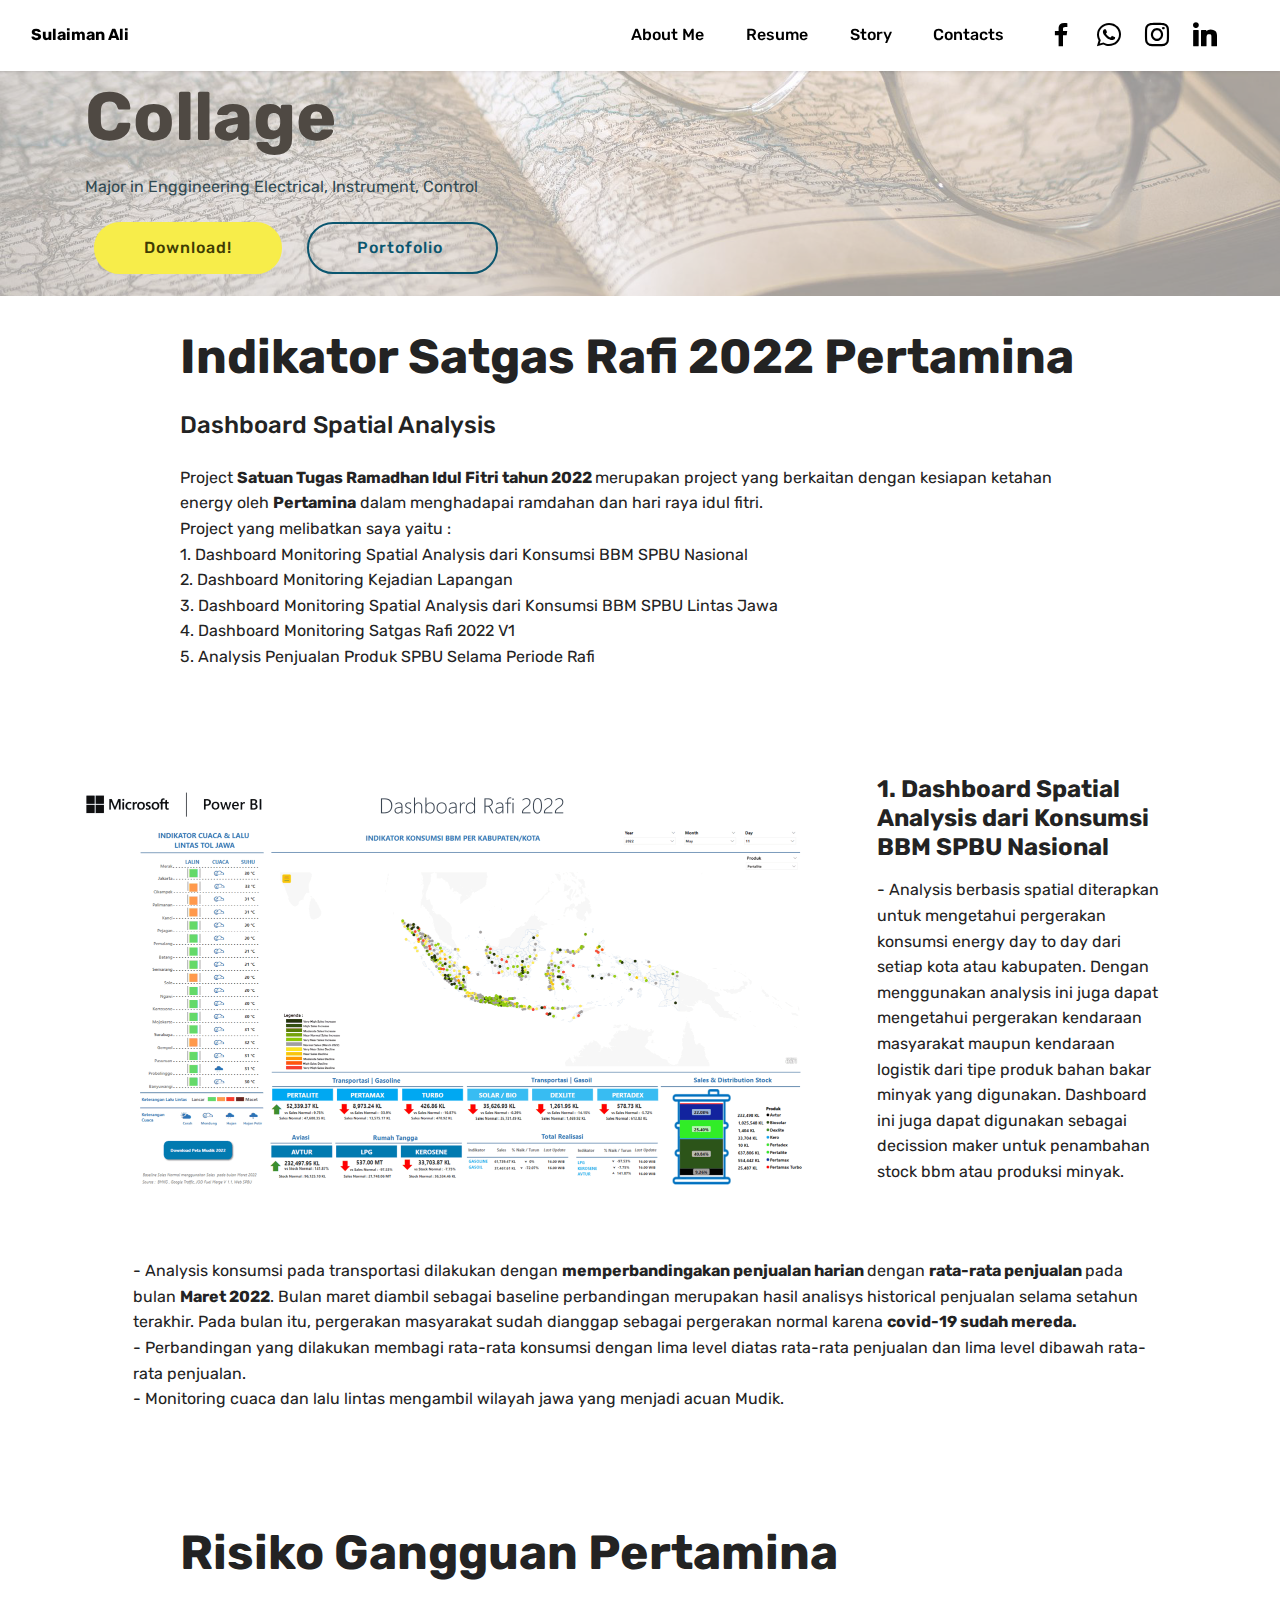
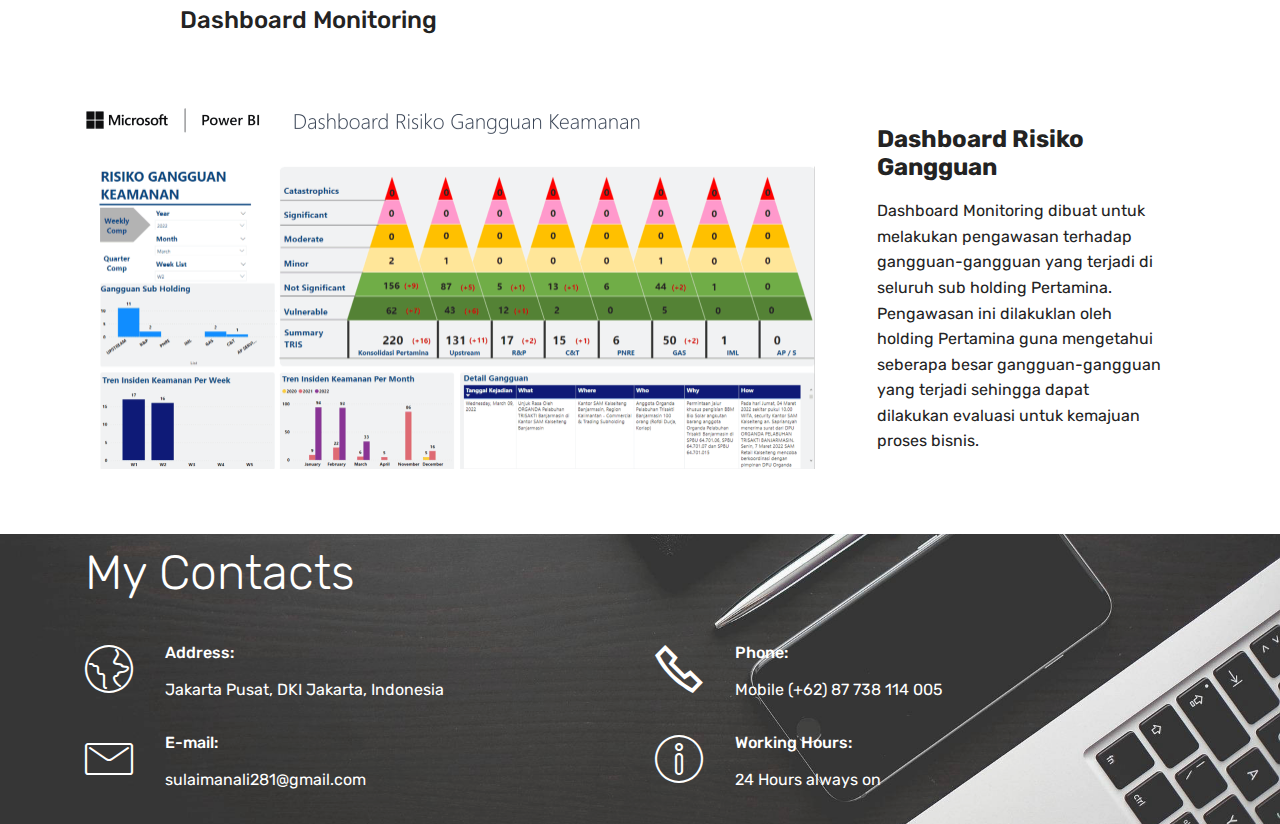
<file: page5.html>
<!DOCTYPE html>
<html  >
<head>
  <!-- Site made with Mobirise Website Builder v5.6.8, https://mobirise.com -->
  <meta charset="UTF-8">
  <meta http-equiv="X-UA-Compatible" content="IE=edge">
  <meta name="generator" content="Mobirise v5.6.8, mobirise.com">
  <meta name="twitter:card" content="summary_large_image"/>
  <meta name="twitter:image:src" content="">
  <meta property="og:image" content="">
  <meta name="twitter:title" content="Collage">
  <meta name="viewport" content="width=device-width, initial-scale=1, minimum-scale=1">
  <!-- <link rel="shortcut icon" href="assets/images/logo.png" type="image/x-icon"> -->
  <meta name="description" content="Web Site Builder Description">
  
  
  <title>Collage</title>
  <link rel="stylesheet" href="assets/web/assets/mobirise-icons2/mobirise2.css">
  <link rel="stylesheet" href="assets/web/assets/mobirise-icons/mobirise-icons.css">
  <link rel="stylesheet" href="assets/bootstrap/css/bootstrap.min.css">
  <link rel="stylesheet" href="assets/bootstrap/css/bootstrap-grid.min.css">
  <link rel="stylesheet" href="assets/bootstrap/css/bootstrap-reboot.min.css">
  <link rel="stylesheet" href="assets/tether/tether.min.css">
  <link rel="stylesheet" href="assets/dropdown/css/style.css">
  <link rel="stylesheet" href="assets/socicon/css/styles.css">
  <link rel="stylesheet" href="assets/theme/css/style.css">
  <link rel="preload" href="https://fonts.googleapis.com/css?family=Rubik:300,400,500,600,700,800,900,300i,400i,500i,600i,700i,800i,900i&display=swap" as="style" onload="this.onload=null;this.rel='stylesheet'">
  <noscript><link rel="stylesheet" href="https://fonts.googleapis.com/css?family=Rubik:300,400,500,600,700,800,900,300i,400i,500i,600i,700i,800i,900i&display=swap"></noscript>
  <link rel="preload" as="style" href="assets/mobirise/css/mbr-additional.css"><link rel="stylesheet" href="assets/mobirise/css/mbr-additional.css" type="text/css">
  
  
  
  
</head>
<body>
  
  <section class="menu menu1 cid-t8QjIa3cP7" once="menu" id="menu1-2u">
    

    <nav class="navbar navbar-dropdown navbar-fixed-top navbar-expand-lg">
        <div class="container-fluid">
            <div class="navbar-brand">
                
                <span class="navbar-caption-wrap"><a class="navbar-caption text-black display-7" href="#top">Sulaiman Ali</a></span>
            </div>
            <button class="navbar-toggler" type="button" data-toggle="collapse" data-target="#navbarSupportedContent" aria-controls="navbarNavAltMarkup" aria-expanded="false" aria-label="Toggle navigation">
                <div class="hamburger">
                    <span></span>
                    <span></span>
                    <span></span>
                    <span></span>
                </div>
            </button>
            <div class="collapse navbar-collapse" id="navbarSupportedContent">
                <ul class="navbar-nav nav-dropdown nav-right" data-app-modern-menu="true"><li class="nav-item"><a class="nav-link link text-black text-primary display-4" href="index.html#content4-e">
                            About Me</a></li>
                    <li class="nav-item"><a class="nav-link link text-black text-primary display-4" href="index.html#content4-g">
                            Resume</a></li>
                    <li class="nav-item"><a class="nav-link link text-black text-primary display-4" href="index.html#content4-1e">Story</a>
                    </li><li class="nav-item"><a class="nav-link link text-black text-primary display-4" href="index.html#contacts3-v">Contacts</a></li></ul>
                <div class="icons-menu">
                    <a class="iconfont-wrapper" href="https://web.facebook.com/sulaiman.ali.281" target="_blank">
                        <span class="p-2 mbr-iconfont socicon-facebook socicon"></span>
                    </a>
                    <a class="iconfont-wrapper" href="https://wa.me/6287738114005" target="_blank">
                        <span class="p-2 mbr-iconfont socicon-whatsapp socicon"></span>
                    </a>
                    <a class="iconfont-wrapper" href="https://www.instagram.com/sulaimannali/" target="_blank">
                        <span class="p-2 mbr-iconfont socicon-instagram socicon"></span>
                    </a>
                    <a class="iconfont-wrapper" href="https://www.linkedin.com/in/sulaiman-ali-318a2a13b/" target="_blank">
                        <span class="p-2 mbr-iconfont socicon-linkedin socicon"></span>
                    </a>
                </div>
                
            </div>
        </div>
    </nav>
</section>

<section class="header2 cid-t8QjI1aulq mbr-parallax-background" id="header2-2l">

    

    
    <div class="mbr-overlay" style="opacity: 0.6; background-color: rgb(255, 255, 255);"></div>

    <div class="container">
        <div class="row">
            <div class="col-12 col-lg-7">
                <h1 class="mbr-section-title mbr-fonts-style mb-3 display-1"><strong>Collage</strong></h1>
                
                <p class="mbr-text mbr-fonts-style display-7">Major in Enggineering Electrical, Instrument, Control</p>
                <div class="mbr-section-btn mt-3"><a class="btn btn-success display-4" href="https://mobiri.se">Download!</a>
                    <a class="btn btn-primary-outline display-4" href="page2.html">Portofolio&nbsp;</a></div>
            </div>
        </div>
    </div>
</section>

<section class="content5 cid-t8QjI2oBg2" id="content5-2m">
    
    <div class="container">
        <div class="row justify-content-center">
            <div class="col-md-12 col-lg-10">
                <h3 class="mbr-section-title mbr-fonts-style mb-4 display-2"><strong>Indikator Satgas Rafi 2022 Pertamina</strong></h3>
                <h4 class="mbr-section-subtitle mbr-fonts-style mb-4 display-5">
                    Dashboard Spatial Analysis</h4>
                <p class="mbr-text mbr-fonts-style display-7">Project <strong>Satuan Tugas Ramadhan Idul Fitri tahun 2022 </strong>merupakan project yang berkaitan dengan kesiapan ketahan energy oleh <strong>Pertamina</strong> dalam menghadapai ramdahan dan hari raya idul fitri.<br>Project yang melibatkan saya yaitu :
<br>1. Dashboard Monitoring Spatial Analysis dari Konsumsi BBM SPBU Nasional&nbsp;<br>2. Dashboard Monitoring Kejadian Lapangan<br>3. Dashboard Monitoring Spatial Analysis dari Konsumsi BBM SPBU Lintas Jawa<br>
4.&nbsp;Dashboard Monitoring Satgas Rafi 2022 V1<br>5. Analysis Penjualan Produk SPBU Selama Periode Rafi
<br><br></p>
            </div>
        </div>
    </div>
</section>

<section class="image1 cid-t8QjI2Wo8J" id="image1-2n">
    

    
    

    <div class="container">
        <div class="row align-items-center">
            <div class="col-12 col-lg-8">
                <div class="image-wrapper">
                    <img src="assets/images/dashboard-rafi-nasional-1-1460x809.png" alt="Mobirise Website Builder">
                    <p class="mbr-description mbr-fonts-style pt-2 align-center display-4"></p>
                </div>
            </div>
            <div class="col-12 col-lg">
                <div class="text-wrapper">
                    <h3 class="mbr-section-title mbr-fonts-style mb-3 display-5">
                        <strong>1. Dashboard Spatial Analysis dari Konsumsi BBM SPBU Nasional&nbsp;</strong></h3>
                    <p class="mbr-text mbr-fonts-style display-7">- Analysis berbasis spatial diterapkan untuk mengetahui pergerakan konsumsi energy day to day dari setiap kota atau kabupaten. Dengan menggunakan analysis ini juga dapat mengetahui pergerakan kendaraan masyarakat maupun kendaraan logistik dari tipe produk bahan bakar minyak yang digunakan. Dashboard ini juga dapat digunakan sebagai decission maker untuk penambahan stock bbm atau produksi minyak.&nbsp;<br><br></p>
                </div>
            </div>
        </div>
    </div>
</section>

<section class="content5 cid-t8QjI42zKi" id="content5-2o">
    
    <div class="container">
        <div class="row justify-content-center">
            <div class="col-md-12 col-lg-11">
                
                
                <p class="mbr-text mbr-fonts-style display-7">- Analysis konsumsi pada transportasi dilakukan dengan <strong>memperbandingakan penjualan harian </strong>dengan <strong>rata-rata penjualan </strong>pada bulan <strong>Maret 2022</strong>. Bulan maret diambil sebagai baseline perbandingan merupakan hasil analisys historical penjualan selama setahun terakhir. Pada bulan itu, pergerakan masyarakat sudah dianggap sebagai pergerakan normal karena <strong>covid-19 sudah mereda.</strong><br><strong></strong>- Perbandingan yang dilakukan membagi rata-rata konsumsi dengan lima level diatas rata-rata penjualan dan lima level dibawah&nbsp;rata-rata penjualan.<br>- Monitoring cuaca dan lalu lintas mengambil wilayah jawa yang menjadi acuan Mudik.</p>
            </div>
        </div>
    </div>
</section>

<section class="content5 cid-t8QjI9Cmlb" id="content5-2t">
    
    <div class="container">
        <div class="row justify-content-center">
            <div class="col-md-12 col-lg-10">
                <h3 class="mbr-section-title mbr-fonts-style mb-4 display-2"><strong>Risiko Gangguan Pertamina</strong></h3>
                <h4 class="mbr-section-subtitle mbr-fonts-style mb-4 display-5">
                    Dashboard Monitoring</h4>
                <p class="mbr-text mbr-fonts-style display-7"></p>
            </div>
        </div>
    </div>
</section>

<section class="image1 cid-t8QjIbz9RJ" id="image1-2v">
    

    
    

    <div class="container">
        <div class="row align-items-center">
            <div class="col-12 col-lg-8">
                <div class="image-wrapper">
                    <img src="assets/images/dashboard-risiko-gangguan-1460x735.png" alt="Mobirise Website Builder">
                    <p class="mbr-description mbr-fonts-style pt-2 align-center display-4"></p>
                </div>
            </div>
            <div class="col-12 col-lg">
                <div class="text-wrapper">
                    <h3 class="mbr-section-title mbr-fonts-style mb-3 display-5"><strong>Dashboard Risiko Gangguan</strong></h3>
                    <p class="mbr-text mbr-fonts-style display-7">Dashboard Monitoring dibuat untuk melakukan pengawasan terhadap gangguan-gangguan yang terjadi di seluruh sub holding Pertamina. Pengawasan ini dilakuklan oleh holding Pertamina guna mengetahui seberapa besar gangguan-gangguan yang terjadi sehingga dapat dilakukan evaluasi untuk kemajuan proses bisnis.</p>
                </div>
            </div>
        </div>
    </div>
</section>

<section class="mbr-section contacts3 cid-t8QjIdfw8y mbr-parallax-background" id="contacts3-2w">
    <!---->
    
    <!---->
    <!--Overlay-->
    <div class="mbr-overlay" style="opacity: 0.1; background-color: rgb(239, 239, 239);">
    </div>
    <!--Container-->
    <div class="container">
        <div class="row">
            <!--Titles-->
            <div class="title col-12">
                <h4 class="align-left mbr-fonts-style display-2">
                    My Contacts
                </h4>
                
            </div>
            <div class="col-12">
                <div class="row">
                    <div class="col-12 col-md-6">
                        <div class="wrapper">
                            <span class="iconfont-wrapper">
                                <span class="mbr-iconfont mbri-globe" style="color: rgb(255, 255, 255); fill: rgb(255, 255, 255);"></span>
                            </span>
                            <div class="b-info b-adress">
                                <h6 class="align-left mbr-fonts-style display-7">
                                    Address:
                                </h6>
                                <p class="mbr-text align-left mbr-fonts-style display-7">Jakarta Pusat, DKI Jakarta, Indonesia</p>
                            </div>
                        </div>
                    </div>
                    <div class="col-12 col-md-6">
                        <div class="wrapper">
                            <span class="iconfont-wrapper">
                                <span class="mbr-iconfont mobi-mbri-phone mobi-mbri" style="color: rgb(255, 255, 255); fill: rgb(255, 255, 255);"></span>
                            </span>
                            <div class="b-info b-phone">
                                <h6 class="align-left mbr-fonts-style display-7">
                                    Phone:
                                </h6>
                                <p class="mbr-text align-left mbr-fonts-style display-7">
                                    Mobile (+62) 87 738 114 005</p>
                            </div>
                        </div>
                    </div>
                    <div class="col-12 col-md-6">
                        <div class="wrapper">
                            <span class="iconfont-wrapper">
                                <span class="mbr-iconfont mbri-letter" style="color: rgb(255, 255, 255); fill: rgb(255, 255, 255);"></span>
                            </span>
                            <div class="b-info b-mail">
                                <h6 class="align-left mbr-fonts-style display-7">
                                    E-mail:
                                </h6>
                                <p class="mbr-text align-left mbr-fonts-style display-7">
                                    sulaimanali281@gmail.com<br></p>
                            </div>
                        </div>
                    </div>
                    <div class="col-12 col-md-6">
                        <div class="wrapper">
                            <span class="iconfont-wrapper">
                                <span class="mbr-iconfont mbri-info" style="color: rgb(255, 255, 255); fill: rgb(255, 255, 255);"></span>
                            </span>
                            <div class="b-info b-mail">
                                <h6 class="align-left mbr-fonts-style display-7">
                                    Working Hours:
                                </h6>
                                <p class="mbr-text align-left mbr-fonts-style display-7">24 Hours always on&nbsp;</p>
                            </div>
                        </div>
                    </div>
                </div>
            </div>
        </div>
    </div>
</section>

<!-- <section class="display-7" style="padding: 0;align-items: center;justify-content: center;flex-wrap: wrap;    align-content: center;display: flex;position: relative;height: 4rem;"><a href="https://mobiri.se/1560726" style="flex: 1 1;height: 4rem;position: absolute;width: 100%;z-index: 1;"><img alt="" style="height: 4rem;" src="[data-uri]"></a><p style="margin: 0;text-align: center;" class="display-7">Designed with Mobirise &#8204;</p><a style="z-index:1" href="https://mobirise.com/web-page-maker.html">Free Web Page Builder</a></section><script src="assets/popper/popper.min.js"></script>  <script src="assets/web/assets/jquery/jquery.min.js"></script>  <script src="assets/bootstrap/js/bootstrap.min.js"></script>  <script src="assets/tether/tether.min.js"></script>  <script src="assets/smoothscroll/smooth-scroll.js"></script>  <script src="assets/parallax/jarallax.min.js"></script>  <script src="assets/dropdown/js/nav-dropdown.js"></script>  <script src="assets/dropdown/js/navbar-dropdown.js"></script>  <script src="assets/touchswipe/jquery.touch-swipe.min.js"></script>  <script src="assets/theme/js/script.js"></script>   -->
  
  
</body>
</html>
</file>
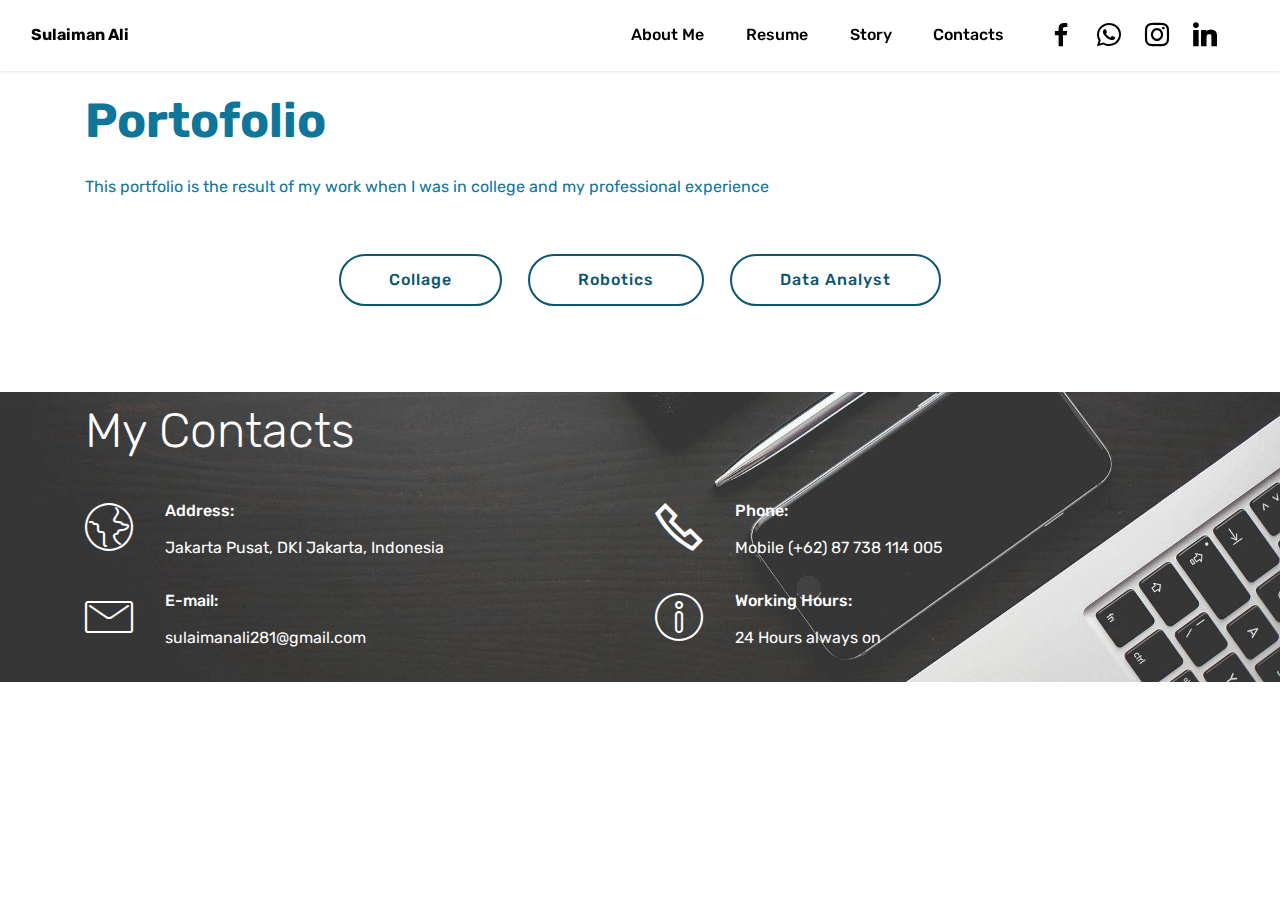
<file: Portofolio.html>
<!DOCTYPE html>
<html  >
<head>
  <!-- Site made with Mobirise Website Builder v5.6.8, https://mobirise.com -->
  <meta charset="UTF-8">
  <meta http-equiv="X-UA-Compatible" content="IE=edge">
  <meta name="generator" content="Mobirise v5.6.8, mobirise.com">
  <meta name="twitter:card" content="summary_large_image"/>
  <meta name="twitter:image:src" content="">
  <meta property="og:image" content="">
  <meta name="twitter:title" content="Portofolio">
  <meta name="viewport" content="width=device-width, initial-scale=1, minimum-scale=1">
  <!-- <link rel="shortcut icon" href="assets/images/logo.png" type="image/x-icon"> -->
  <meta name="description" content="Web Site Builder Description">
  
  
  <title>Portofolio</title>
  <link rel="stylesheet" href="assets/web/assets/mobirise-icons2/mobirise2.css">
  <link rel="stylesheet" href="assets/web/assets/mobirise-icons/mobirise-icons.css">
  <link rel="stylesheet" href="assets/bootstrap/css/bootstrap.min.css">
  <link rel="stylesheet" href="assets/bootstrap/css/bootstrap-grid.min.css">
  <link rel="stylesheet" href="assets/bootstrap/css/bootstrap-reboot.min.css">
  <link rel="stylesheet" href="assets/tether/tether.min.css">
  <link rel="stylesheet" href="assets/dropdown/css/style.css">
  <link rel="stylesheet" href="assets/socicon/css/styles.css">
  <link rel="stylesheet" href="assets/theme/css/style.css">
  <link rel="preload" href="https://fonts.googleapis.com/css?family=Rubik:300,400,500,600,700,800,900,300i,400i,500i,600i,700i,800i,900i&display=swap" as="style" onload="this.onload=null;this.rel='stylesheet'">
  <noscript><link rel="stylesheet" href="https://fonts.googleapis.com/css?family=Rubik:300,400,500,600,700,800,900,300i,400i,500i,600i,700i,800i,900i&display=swap"></noscript>
  <link rel="preload" as="style" href="assets/mobirise/css/mbr-additional.css"><link rel="stylesheet" href="assets/mobirise/css/mbr-additional.css" type="text/css">
  
  
  
  
</head>
<body>
  
  <section class="menu menu1 cid-sA0IOnR1Ho" once="menu" id="menu1-1m">
    

    <nav class="navbar navbar-dropdown navbar-fixed-top navbar-expand-lg">
        <div class="container-fluid">
            <div class="navbar-brand">
                
                <span class="navbar-caption-wrap"><a class="navbar-caption text-black display-7" href="#top">Sulaiman Ali</a></span>
            </div>
            <button class="navbar-toggler" type="button" data-toggle="collapse" data-target="#navbarSupportedContent" aria-controls="navbarNavAltMarkup" aria-expanded="false" aria-label="Toggle navigation">
                <div class="hamburger">
                    <span></span>
                    <span></span>
                    <span></span>
                    <span></span>
                </div>
            </button>
            <div class="collapse navbar-collapse" id="navbarSupportedContent">
                <ul class="navbar-nav nav-dropdown nav-right" data-app-modern-menu="true"><li class="nav-item"><a class="nav-link link text-black text-primary display-4" href="index.html#content4-e">
                            About Me</a></li>
                    <li class="nav-item"><a class="nav-link link text-black text-primary display-4" href="index.html#content4-g">
                            Resume</a></li>
                    <li class="nav-item"><a class="nav-link link text-black text-primary display-4" href="index.html#content4-1e">Story</a>
                    </li><li class="nav-item"><a class="nav-link link text-black text-primary display-4" href="index.html#contacts3-v">Contacts</a></li></ul>
                <div class="icons-menu">
                    <a class="iconfont-wrapper" href="https://web.facebook.com/sulaiman.ali.281" target="_blank">
                        <span class="p-2 mbr-iconfont socicon-facebook socicon"></span>
                    </a>
                    <a class="iconfont-wrapper" href="https://wa.me/6287738114005" target="_blank">
                        <span class="p-2 mbr-iconfont socicon-whatsapp socicon"></span>
                    </a>
                    <a class="iconfont-wrapper" href="https://www.instagram.com/sulaimannali/" target="_blank">
                        <span class="p-2 mbr-iconfont socicon-instagram socicon"></span>
                    </a>
                    <a class="iconfont-wrapper" href="https://www.linkedin.com/in/sulaiman-ali-318a2a13b/" target="_blank">
                        <span class="p-2 mbr-iconfont socicon-linkedin socicon"></span>
                    </a>
                </div>
                
            </div>
        </div>
    </nav>
</section>

<section class="content5 cid-t8Pxhr8fGh" id="content5-1p">
    
    <div class="container">
        <div class="row justify-content-center">
            <div class="col-md-12 col-lg-12">
                <h3 class="mbr-section-title mbr-fonts-style mb-4 display-2">
                    <strong>Portofolio</strong></h3>
                
                <p class="mbr-text mbr-fonts-style display-7">
                    This portfolio is the result of my work when I was in college and my professional experience&nbsp;</p>
            </div>
        </div>
    </div>
</section>

<section class="content11 cid-t8PyCJgHpK" id="content11-1t">
    
    <div class="container">
        <div class="row justify-content-center">
            <div class="col-md-12 col-lg-11">
                <div class="mbr-section-btn align-center"><a class="btn btn-primary-outline display-4" href="">Collage</a> <a class="btn btn-primary-outline display-4" href="Robotics.html">Robotics</a> <a class="btn btn-primary-outline display-4" href="Data_Analyst.html">Data Analyst</a></div>
            </div>
        </div>
    </div>
</section>

<section class="mbr-section contacts3 cid-t8PxashgVb mbr-parallax-background" id="contacts3-1o">
    <!---->
    
    <!---->
    <!--Overlay-->
    <div class="mbr-overlay" style="opacity: 0.1; background-color: rgb(239, 239, 239);">
    </div>
    <!--Container-->
    <div class="container">
        <div class="row">
            <!--Titles-->
            <div class="title col-12">
                <h4 class="align-left mbr-fonts-style display-2">
                    My Contacts
                </h4>
                
            </div>
            <div class="col-12">
                <div class="row">
                    <div class="col-12 col-md-6">
                        <div class="wrapper">
                            <span class="iconfont-wrapper">
                                <span class="mbr-iconfont mbri-globe" style="color: rgb(255, 255, 255); fill: rgb(255, 255, 255);"></span>
                            </span>
                            <div class="b-info b-adress">
                                <h6 class="align-left mbr-fonts-style display-7">
                                    Address:
                                </h6>
                                <p class="mbr-text align-left mbr-fonts-style display-7">Jakarta Pusat, DKI Jakarta, Indonesia</p>
                            </div>
                        </div>
                    </div>
                    <div class="col-12 col-md-6">
                        <div class="wrapper">
                            <span class="iconfont-wrapper">
                                <span class="mbr-iconfont mobi-mbri-phone mobi-mbri" style="color: rgb(255, 255, 255); fill: rgb(255, 255, 255);"></span>
                            </span>
                            <div class="b-info b-phone">
                                <h6 class="align-left mbr-fonts-style display-7">
                                    Phone:
                                </h6>
                                <p class="mbr-text align-left mbr-fonts-style display-7">
                                    Mobile (+62) 87 738 114 005</p>
                            </div>
                        </div>
                    </div>
                    <div class="col-12 col-md-6">
                        <div class="wrapper">
                            <span class="iconfont-wrapper">
                                <span class="mbr-iconfont mbri-letter" style="color: rgb(255, 255, 255); fill: rgb(255, 255, 255);"></span>
                            </span>
                            <div class="b-info b-mail">
                                <h6 class="align-left mbr-fonts-style display-7">
                                    E-mail:
                                </h6>
                                <p class="mbr-text align-left mbr-fonts-style display-7">
                                    sulaimanali281@gmail.com<br></p>
                            </div>
                        </div>
                    </div>
                    <div class="col-12 col-md-6">
                        <div class="wrapper">
                            <span class="iconfont-wrapper">
                                <span class="mbr-iconfont mbri-info" style="color: rgb(255, 255, 255); fill: rgb(255, 255, 255);"></span>
                            </span>
                            <div class="b-info b-mail">
                                <h6 class="align-left mbr-fonts-style display-7">
                                    Working Hours:
                                </h6>
                                <p class="mbr-text align-left mbr-fonts-style display-7">24 Hours always on&nbsp;</p>
                            </div>
                        </div>
                    </div>
                </div>
            </div>
        </div>
    </div>
</section>
<!-- <section class="display-7" style="padding: 0;align-items: center;justify-content: center;flex-wrap: wrap;    align-content: center;display: flex;position: relative;height: 4rem;"><a href="https://mobiri.se/1560726" style="flex: 1 1;height: 4rem;position: absolute;width: 100%;z-index: 1;"><img alt="" style="height: 4rem;" src="[data-uri]"></a><p style="margin: 0;text-align: center;" class="display-7">Made with &#8204;</p><a style="z-index:1" href="https://mobirise.com">Mobirise </a></section><script src="assets/popper/popper.min.js"></script>  <script src="assets/web/assets/jquery/jquery.min.js"></script>  <script src="assets/bootstrap/js/bootstrap.min.js"></script>  <script src="assets/tether/tether.min.js"></script>  <script src="assets/smoothscroll/smooth-scroll.js"></script>  <script src="assets/dropdown/js/nav-dropdown.js"></script>  <script src="assets/dropdown/js/navbar-dropdown.js"></script>  <script src="assets/touchswipe/jquery.touch-swipe.min.js"></script>  <script src="assets/parallax/jarallax.min.js"></script>  <script src="assets/theme/js/script.js"></script>   -->
  
  
</body>
</html>
</file>
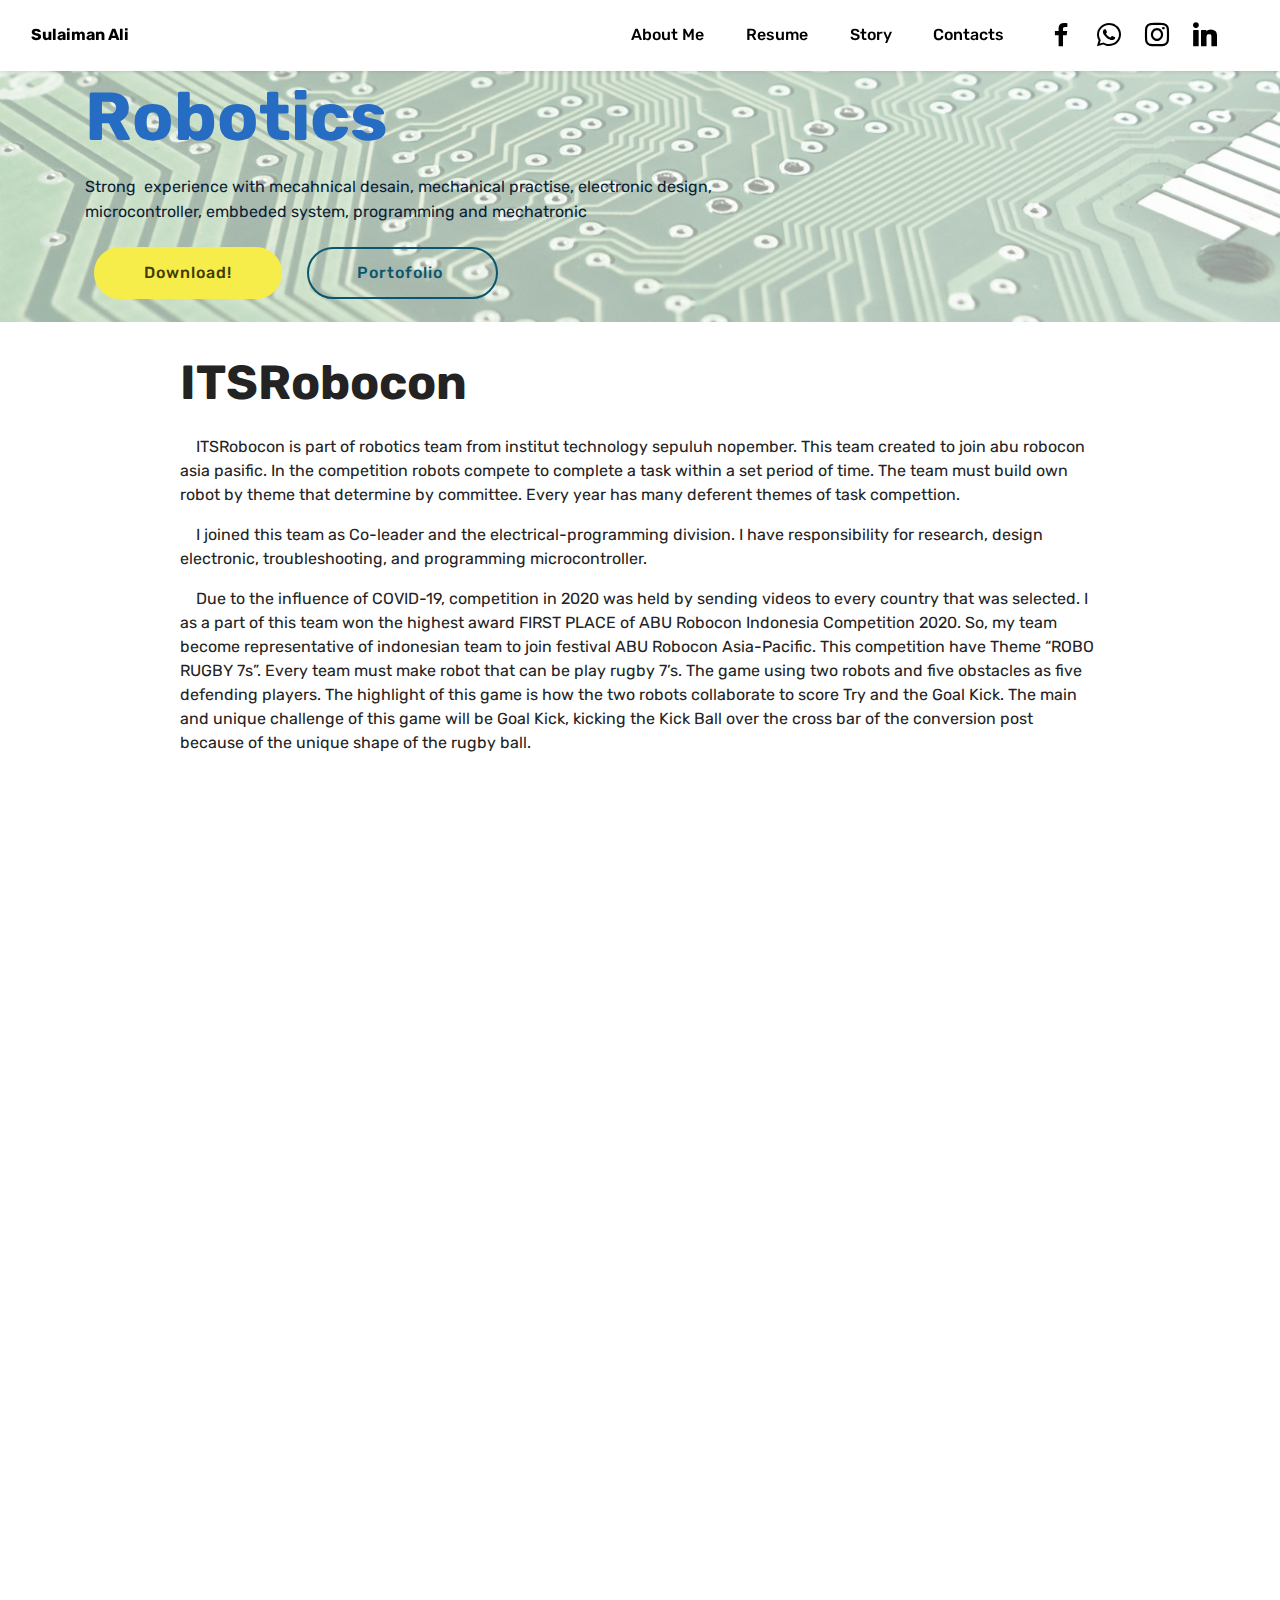
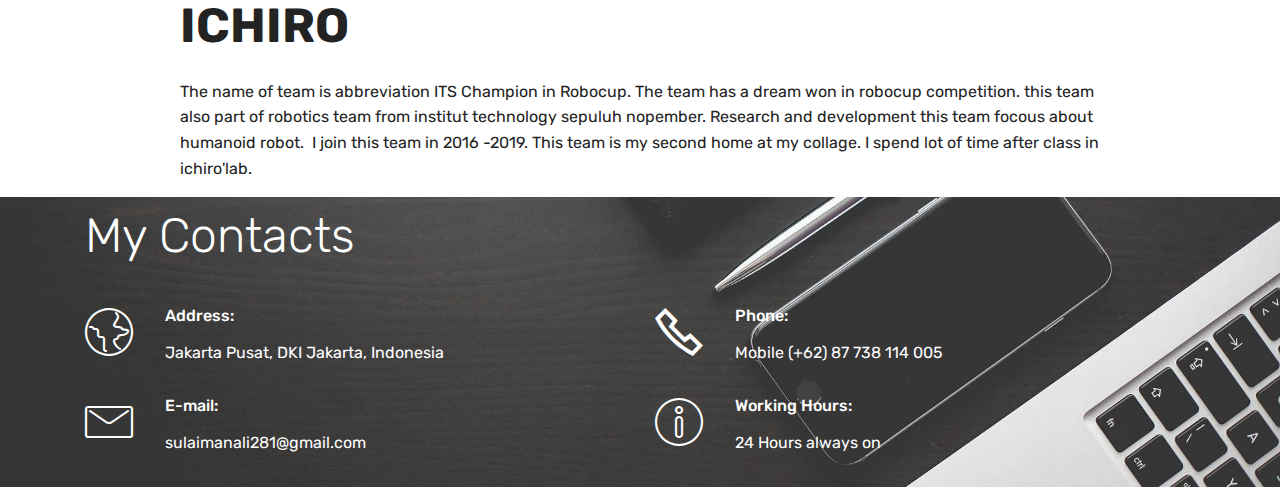
<file: Robotics.html>
<!DOCTYPE html>
<html  >
<head>
  <!-- Site made with Mobirise Website Builder v5.6.8, https://mobirise.com -->
  <meta charset="UTF-8">
  <meta http-equiv="X-UA-Compatible" content="IE=edge">
  <meta name="generator" content="Mobirise v5.6.8, mobirise.com">
  <meta name="twitter:card" content="summary_large_image"/>
  <meta name="twitter:image:src" content="">
  <meta property="og:image" content="">
  <meta name="twitter:title" content="Robotics">
  <meta name="viewport" content="width=device-width, initial-scale=1, minimum-scale=1">
  <!-- <link rel="shortcut icon" href="assets/images/logo.png" type="image/x-icon"> -->
  <meta name="description" content="Web Site Builder Description">
  
  
  <title>Robotics</title>
  <link rel="stylesheet" href="assets/web/assets/mobirise-icons2/mobirise2.css">
  <link rel="stylesheet" href="assets/web/assets/mobirise-icons/mobirise-icons.css">
  <link rel="stylesheet" href="assets/bootstrap/css/bootstrap.min.css">
  <link rel="stylesheet" href="assets/bootstrap/css/bootstrap-grid.min.css">
  <link rel="stylesheet" href="assets/bootstrap/css/bootstrap-reboot.min.css">
  <link rel="stylesheet" href="assets/tether/tether.min.css">
  <link rel="stylesheet" href="assets/dropdown/css/style.css">
  <link rel="stylesheet" href="assets/socicon/css/styles.css">
  <link rel="stylesheet" href="assets/theme/css/style.css">
  <link rel="preload" href="https://fonts.googleapis.com/css?family=Rubik:300,400,500,600,700,800,900,300i,400i,500i,600i,700i,800i,900i&display=swap" as="style" onload="this.onload=null;this.rel='stylesheet'">
  <noscript><link rel="stylesheet" href="https://fonts.googleapis.com/css?family=Rubik:300,400,500,600,700,800,900,300i,400i,500i,600i,700i,800i,900i&display=swap"></noscript>
  <link rel="preload" as="style" href="assets/mobirise/css/mbr-additional.css"><link rel="stylesheet" href="assets/mobirise/css/mbr-additional.css" type="text/css">
  
  
  
  
</head>
<body>
  
  <section class="menu menu1 cid-t8QjDHFt5d" once="menu" id="menu1-2i">
    

    <nav class="navbar navbar-dropdown navbar-fixed-top navbar-expand-lg">
        <div class="container-fluid">
            <div class="navbar-brand">
                
                <span class="navbar-caption-wrap"><a class="navbar-caption text-black display-7" href="#top">Sulaiman Ali</a></span>
            </div>
            <button class="navbar-toggler" type="button" data-toggle="collapse" data-target="#navbarSupportedContent" aria-controls="navbarNavAltMarkup" aria-expanded="false" aria-label="Toggle navigation">
                <div class="hamburger">
                    <span></span>
                    <span></span>
                    <span></span>
                    <span></span>
                </div>
            </button>
            <div class="collapse navbar-collapse" id="navbarSupportedContent">
                <ul class="navbar-nav nav-dropdown nav-right" data-app-modern-menu="true"><li class="nav-item"><a class="nav-link link text-black text-primary display-4" href="index.html#content4-e">
                            About Me</a></li>
                    <li class="nav-item"><a class="nav-link link text-black text-primary display-4" href="index.html#content4-g">
                            Resume</a></li>
                    <li class="nav-item"><a class="nav-link link text-black text-primary display-4" href="index.html#content4-1e">Story</a>
                    </li><li class="nav-item"><a class="nav-link link text-black text-primary display-4" href="index.html#contacts3-v">Contacts</a></li></ul>
                <div class="icons-menu">
                    <a class="iconfont-wrapper" href="https://web.facebook.com/sulaiman.ali.281" target="_blank">
                        <span class="p-2 mbr-iconfont socicon-facebook socicon"></span>
                    </a>
                    <a class="iconfont-wrapper" href="https://wa.me/6287738114005" target="_blank">
                        <span class="p-2 mbr-iconfont socicon-whatsapp socicon"></span>
                    </a>
                    <a class="iconfont-wrapper" href="https://www.instagram.com/sulaimannali/" target="_blank">
                        <span class="p-2 mbr-iconfont socicon-instagram socicon"></span>
                    </a>
                    <a class="iconfont-wrapper" href="https://www.linkedin.com/in/sulaiman-ali-318a2a13b/" target="_blank">
                        <span class="p-2 mbr-iconfont socicon-linkedin socicon"></span>
                    </a>
                </div>
                
            </div>
        </div>
    </nav>
</section>

<section class="header2 cid-t8QjDBRSCM mbr-parallax-background" id="header2-29">

    

    
    <div class="mbr-overlay" style="opacity: 0.6; background-color: rgb(255, 255, 255);"></div>

    <div class="container">
        <div class="row">
            <div class="col-12 col-lg-7">
                <h1 class="mbr-section-title mbr-fonts-style mb-3 display-1"><strong>Robotics</strong></h1>
                
                <p class="mbr-text mbr-fonts-style display-7">Strong&nbsp; experience with mecahnical desain, mechanical practise, electronic design, microcontroller, embbeded system, programming and mechatronic&nbsp;</p>
                <div class="mbr-section-btn mt-3"><a class="btn btn-success display-4" href="">Download!</a>
                    <a class="btn btn-primary-outline display-4" href="Portofolio.html">Portofolio&nbsp;</a></div>
            </div>
        </div>
    </div>
</section>

<section class="content5 cid-t8QjDCQ6RB" id="content5-2a">
    
    <div class="container">
        <div class="row justify-content-center">
            <div class="col-md-12 col-lg-10">
                <h3 class="mbr-section-title mbr-fonts-style mb-4 display-2"><strong>ITSRobocon</strong></h3>
                
                <p class="mbr-text mbr-fonts-style display-7"></p><p>&nbsp;&nbsp;&nbsp;&nbsp;ITSRobocon is part of robotics team from institut technology sepuluh nopember. This team created to join abu robocon asia pasific. In the competition robots compete to complete a task within a set period of time. The team must build own robot by theme that determine by committee. Every year has many deferent themes of task compettion.&nbsp;</p><p>&nbsp;&nbsp;&nbsp;&nbsp;<span style="font-size: 1rem;">I joined this team as Co-leader and the electrical-programming division. I have responsibility for research, design electronic, troubleshooting, and programming microcontroller.</span></p><p>&nbsp;&nbsp;&nbsp;&nbsp;<span style="font-size: 1rem;">Due to the influence of COVID-19, competition in 2020 was held by sending videos to every country that was selected.&nbsp;</span><span style="font-size: 1rem;">I as a part of this team won the highest award FIRST PLACE of ABU Robocon Indonesia Competition 2020. So, my team become representative of indonesian team to join festival ABU Robocon Asia-Pacific. This competition have Theme “ROBO RUGBY 7s”. Every team must make robot that can be play rugby 7’s. The game using two robots and five obstacles as five defending players. The highlight of this game is how the two robots collaborate to score Try and the Goal Kick. The main and unique challenge of this game will be Goal Kick, kicking the Kick Ball over the cross bar of the conversion post because of the unique shape of the rugby ball.</span></p><p><br></p><p></p>
            </div>
        </div>
    </div>
</section>



<section class="content5 cid-t8QjDEbJci" id="content5-2c">
    
    <div class="container">
        <div class="row justify-content-center">
            <div class="box"><iframe width="620" height="345" src="https://youtube.com/embed/InEdPV5G5hY" 
                frameborder="0" 
                scrolling="no"                         
                align="left"> 
                </iframe> 
</div>
<div class="box"><iframe width="620" height="345" src="https://youtube.com/embed/_sr2S_FMV4U" 
                frameborder="0" 
                scrolling="no"                         
                align="right">
</iframe>
</div>
        </div>
    </div>
</section>


<section class="content5 cid-t8QjDHiQHe" id="content5-2h">
    
    <div class="container">
        <div class="row justify-content-center">
            <div class="col-md-12 col-lg-10">
                <h3 class="mbr-section-title mbr-fonts-style mb-4 display-2"><strong>ICHIRO</strong></h3>
                
                <p class="mbr-text mbr-fonts-style display-7">The name of team is abbreviation ITS Champion in Robocup. The team has a dream won in robocup competition.&nbsp;this team also part of robotics team from institut technology sepuluh nopember. Research and development this team focous about humanoid robot.&nbsp; I join this team in 2016 -2019. This team is my second home at my collage. I spend lot of time after class in ichiro'lab.&nbsp;</p>
            </div>
        </div>
    </div>
</section>
<section class="mbr-section contacts3 cid-t8QjDIVOaV mbr-parallax-background" id="contacts3-2k">
    <!---->
    
    <!---->
    <!--Overlay-->
    <div class="mbr-overlay" style="opacity: 0.1; background-color: rgb(239, 239, 239);">
    </div>
    <!--Container-->
    <div class="container">
        <div class="row">
            <!--Titles-->
            <div class="title col-12">
                <h4 class="align-left mbr-fonts-style display-2">
                    My Contacts
                </h4>
                
            </div>
            <div class="col-12">
                <div class="row">
                    <div class="col-12 col-md-6">
                        <div class="wrapper">
                            <span class="iconfont-wrapper">
                                <span class="mbr-iconfont mbri-globe" style="color: rgb(255, 255, 255); fill: rgb(255, 255, 255);"></span>
                            </span>
                            <div class="b-info b-adress">
                                <h6 class="align-left mbr-fonts-style display-7">
                                    Address:
                                </h6>
                                <p class="mbr-text align-left mbr-fonts-style display-7">Jakarta Pusat, DKI Jakarta, Indonesia</p>
                            </div>
                        </div>
                    </div>
                    <div class="col-12 col-md-6">
                        <div class="wrapper">
                            <span class="iconfont-wrapper">
                                <span class="mbr-iconfont mobi-mbri-phone mobi-mbri" style="color: rgb(255, 255, 255); fill: rgb(255, 255, 255);"></span>
                            </span>
                            <div class="b-info b-phone">
                                <h6 class="align-left mbr-fonts-style display-7">
                                    Phone:
                                </h6>
                                <p class="mbr-text align-left mbr-fonts-style display-7">
                                    Mobile (+62) 87 738 114 005</p>
                            </div>
                        </div>
                    </div>
                    <div class="col-12 col-md-6">
                        <div class="wrapper">
                            <span class="iconfont-wrapper">
                                <span class="mbr-iconfont mbri-letter" style="color: rgb(255, 255, 255); fill: rgb(255, 255, 255);"></span>
                            </span>
                            <div class="b-info b-mail">
                                <h6 class="align-left mbr-fonts-style display-7">
                                    E-mail:
                                </h6>
                                <p class="mbr-text align-left mbr-fonts-style display-7">
                                    sulaimanali281@gmail.com<br></p>
                            </div>
                        </div>
                    </div>
                    <div class="col-12 col-md-6">
                        <div class="wrapper">
                            <span class="iconfont-wrapper">
                                <span class="mbr-iconfont mbri-info" style="color: rgb(255, 255, 255); fill: rgb(255, 255, 255);"></span>
                            </span>
                            <div class="b-info b-mail">
                                <h6 class="align-left mbr-fonts-style display-7">
                                    Working Hours:
                                </h6>
                                <p class="mbr-text align-left mbr-fonts-style display-7">24 Hours always on&nbsp;</p>
                            </div>
                        </div>
                    </div>
                </div>
            </div>
        </div>
    </div>
</section>

<!-- <section class="display-7" style="padding: 0;align-items: center;justify-content: center;flex-wrap: wrap;    align-content: center;display: flex;position: relative;height: 4rem;"><a href="https://mobiri.se/1560726" style="flex: 1 1;height: 4rem;position: absolute;width: 100%;z-index: 1;"><img alt="" style="height: 4rem;" src="[data-uri]"></a><p style="margin: 0;text-align: center;" class="display-7">Created with Mobirise &#8204;</p><a style="z-index:1" href="https://mobirise.com/web-page-maker.html">Web Page Builder</a></section><script src="assets/popper/popper.min.js"></script>  <script src="assets/web/assets/jquery/jquery.min.js"></script>  <script src="assets/bootstrap/js/bootstrap.min.js"></script>  <script src="assets/tether/tether.min.js"></script>  <script src="assets/smoothscroll/smooth-scroll.js"></script>  <script src="assets/parallax/jarallax.min.js"></script>  <script src="assets/dropdown/js/nav-dropdown.js"></script>  <script src="assets/dropdown/js/navbar-dropdown.js"></script>  <script src="assets/touchswipe/jquery.touch-swipe.min.js"></script>  <script src="assets/theme/js/script.js"></script>   -->
  
  
</body>
</html>
</file>
<file: assets/web/assets/mobirise-icons/mobirise-icons.css>
@font-face {
  font-family: 'MobiriseIcons';
  src:  url('mobirise-icons.eot?spat4u');
  src:  url('mobirise-icons.eot?spat4u#iefix') format('embedded-opentype'),
    url('mobirise-icons.ttf?spat4u') format('truetype'),
    url('mobirise-icons.woff?spat4u') format('woff'),
    url('mobirise-icons.svg?spat4u#MobiriseIcons') format('svg');
  font-weight: normal;
  font-style: normal;
  font-display: swap;
}

[class^="mbri-"], [class*=" mbri-"] {
  /* use !important to prevent issues with browser extensions that change fonts */
  font-family: MobiriseIcons !important;
  speak: none;
  font-style: normal;
  font-weight: normal;
  font-variant: normal;
  text-transform: none;
  line-height: 1;

  /* Better Font Rendering =========== */
  -webkit-font-smoothing: antialiased;
  -moz-osx-font-smoothing: grayscale;
}

.mbri-add-submenu:before {
  content: "\e900";
}
.mbri-alert:before {
  content: "\e901";
}
.mbri-align-center:before {
  content: "\e902";
}
.mbri-align-justify:before {
  content: "\e903";
}
.mbri-align-left:before {
  content: "\e904";
}
.mbri-align-right:before {
  content: "\e905";
}
.mbri-android:before {
  content: "\e906";
}
.mbri-apple:before {
  content: "\e907";
}
.mbri-arrow-down:before {
  content: "\e908";
}
.mbri-arrow-next:before {
  content: "\e909";
}
.mbri-arrow-prev:before {
  content: "\e90a";
}
.mbri-arrow-up:before {
  content: "\e90b";
}
.mbri-bold:before {
  content: "\e90c";
}
.mbri-bookmark:before {
  content: "\e90d";
}
.mbri-bootstrap:before {
  content: "\e90e";
}
.mbri-briefcase:before {
  content: "\e90f";
}
.mbri-browse:before {
  content: "\e910";
}
.mbri-bulleted-list:before {
  content: "\e911";
}
.mbri-calendar:before {
  content: "\e912";
}
.mbri-camera:before {
  content: "\e913";
}
.mbri-cart-add:before {
  content: "\e914";
}
.mbri-cart-full:before {
  content: "\e915";
}
.mbri-cash:before {
  content: "\e916";
}
.mbri-change-style:before {
  content: "\e917";
}
.mbri-chat:before {
  content: "\e918";
}
.mbri-clock:before {
  content: "\e919";
}
.mbri-close:before {
  content: "\e91a";
}
.mbri-cloud:before {
  content: "\e91b";
}
.mbri-code:before {
  content: "\e91c";
}
.mbri-contact-form:before {
  content: "\e91d";
}
.mbri-credit-card:before {
  content: "\e91e";
}
.mbri-cursor-click:before {
  content: "\e91f";
}
.mbri-cust-feedback:before {
  content: "\e920";
}
.mbri-database:before {
  content: "\e921";
}
.mbri-delivery:before {
  content: "\e922";
}
.mbri-desktop:before {
  content: "\e923";
}
.mbri-devices:before {
  content: "\e924";
}
.mbri-down:before {
  content: "\e925";
}
.mbri-download:before {
  content: "\e989";
}
.mbri-drag-n-drop:before {
  content: "\e927";
}
.mbri-drag-n-drop2:before {
  content: "\e928";
}
.mbri-edit:before {
  content: "\e929";
}
.mbri-edit2:before {
  content: "\e92a";
}
.mbri-error:before {
  content: "\e92b";
}
.mbri-extension:before {
  content: "\e92c";
}
.mbri-features:before {
  content: "\e92d";
}
.mbri-file:before {
  content: "\e92e";
}
.mbri-flag:before {
  content: "\e92f";
}
.mbri-folder:before {
  content: "\e930";
}
.mbri-gift:before {
  content: "\e931";
}
.mbri-github:before {
  content: "\e932";
}
.mbri-globe:before {
  content: "\e933";
}
.mbri-globe-2:before {
  content: "\e934";
}
.mbri-growing-chart:before {
  content: "\e935";
}
.mbri-hearth:before {
  content: "\e936";
}
.mbri-help:before {
  content: "\e937";
}
.mbri-home:before {
  content: "\e938";
}
.mbri-hot-cup:before {
  content: "\e939";
}
.mbri-idea:before {
  content: "\e93a";
}
.mbri-image-gallery:before {
  content: "\e93b";
}
.mbri-image-slider:before {
  content: "\e93c";
}
.mbri-info:before {
  content: "\e93d";
}
.mbri-italic:before {
  content: "\e93e";
}
.mbri-key:before {
  content: "\e93f";
}
.mbri-laptop:before {
  content: "\e940";
}
.mbri-layers:before {
  content: "\e941";
}
.mbri-left-right:before {
  content: "\e942";
}
.mbri-left:before {
  content: "\e943";
}
.mbri-letter:before {
  content: "\e944";
}
.mbri-like:before {
  content: "\e945";
}
.mbri-link:before {
  content: "\e946";
}
.mbri-lock:before {
  content: "\e947";
}
.mbri-login:before {
  content: "\e948";
}
.mbri-logout:before {
  content: "\e949";
}
.mbri-magic-stick:before {
  content: "\e94a";
}
.mbri-map-pin:before {
  content: "\e94b";
}
.mbri-menu:before {
  content: "\e94c";
}
.mbri-mobile:before {
  content: "\e94d";
}
.mbri-mobile2:before {
  content: "\e94e";
}
.mbri-mobirise:before {
  content: "\e94f";
}
.mbri-more-horizontal:before {
  content: "\e950";
}
.mbri-more-vertical:before {
  content: "\e951";
}
.mbri-music:before {
  content: "\e952";
}
.mbri-new-file:before {
  content: "\e953";
}
.mbri-numbered-list:before {
  content: "\e954";
}
.mbri-opened-folder:before {
  content: "\e955";
}
.mbri-pages:before {
  content: "\e956";
}
.mbri-paper-plane:before {
  content: "\e957";
}
.mbri-paperclip:before {
  content: "\e958";
}
.mbri-photo:before {
  content: "\e959";
}
.mbri-photos:before {
  content: "\e95a";
}
.mbri-pin:before {
  content: "\e95b";
}
.mbri-play:before {
  content: "\e95c";
}
.mbri-plus:before {
  content: "\e95d";
}
.mbri-preview:before {
  content: "\e95e";
}
.mbri-print:before {
  content: "\e95f";
}
.mbri-protect:before {
  content: "\e960";
}
.mbri-question:before {
  content: "\e961";
}
.mbri-quote-left:before {
  content: "\e962";
}
.mbri-quote-right:before {
  content: "\e963";
}
.mbri-refresh:before {
  content: "\e964";
}
.mbri-responsive:before {
  content: "\e965";
}
.mbri-right:before {
  content: "\e966";
}
.mbri-rocket:before {
  content: "\e967";
}
.mbri-sad-face:before {
  content: "\e968";
}
.mbri-sale:before {
  content: "\e969";
}
.mbri-save:before {
  content: "\e96a";
}
.mbri-search:before {
  content: "\e96b";
}
.mbri-setting:before {
  content: "\e96c";
}
.mbri-setting2:before {
  content: "\e96d";
}
.mbri-setting3:before {
  content: "\e96e";
}
.mbri-share:before {
  content: "\e96f";
}
.mbri-shopping-bag:before {
  content: "\e970";
}
.mbri-shopping-basket:before {
  content: "\e971";
}
.mbri-shopping-cart:before {
  content: "\e972";
}
.mbri-sites:before {
  content: "\e973";
}
.mbri-smile-face:before {
  content: "\e974";
}
.mbri-speed:before {
  content: "\e975";
}
.mbri-star:before {
  content: "\e976";
}
.mbri-success:before {
  content: "\e977";
}
.mbri-sun:before {
  content: "\e978";
}
.mbri-sun2:before {
  content: "\e979";
}
.mbri-tablet:before {
  content: "\e97a";
}
.mbri-tablet-vertical:before {
  content: "\e97b";
}
.mbri-target:before {
  content: "\e97c";
}
.mbri-timer:before {
  content: "\e97d";
}
.mbri-to-ftp:before {
  content: "\e97e";
}
.mbri-to-local-drive:before {
  content: "\e97f";
}
.mbri-touch-swipe:before {
  content: "\e980";
}
.mbri-touch:before {
  content: "\e981";
}
.mbri-trash:before {
  content: "\e982";
}
.mbri-underline:before {
  content: "\e983";
}
.mbri-unlink:before {
  content: "\e984";
}
.mbri-unlock:before {
  content: "\e985";
}
.mbri-up-down:before {
  content: "\e986";
}
.mbri-up:before {
  content: "\e987";
}
.mbri-update:before {
  content: "\e988";
}
.mbri-upload:before {
 content: "\e926"; 
}
.mbri-user:before {
  content: "\e98a";
}
.mbri-user2:before {
  content: "\e98b";
}
.mbri-users:before {
  content: "\e98c";
}
.mbri-video:before {
  content: "\e98d";
}
.mbri-video-play:before {
  content: "\e98e";
}
.mbri-watch:before {
  content: "\e98f";
}
.mbri-website-theme:before {
  content: "\e990";
}
.mbri-wifi:before {
  content: "\e991";
}
.mbri-windows:before {
  content: "\e992";
}
.mbri-zoom-out:before {
  content: "\e993";
}
.mbri-redo:before {
  content: "\e994";
}
.mbri-undo:before {
  content: "\e995";
}
</file>
<file: assets/web/assets/mobirise-icons2/mobirise2.css>
@font-face {
  font-family: 'Moririse2';
  font-display: swap;
  src:  url('mobirise2.eot?f2bix4');
  src:  url('mobirise2.eot?f2bix4#iefix') format('embedded-opentype'),
    url('mobirise2.ttf?f2bix4') format('truetype'),
    url('mobirise2.woff?f2bix4') format('woff'),
    url('mobirise2.svg?f2bix4#mobirise2') format('svg');
  font-weight: normal;
  font-style: normal;
}

[class^="mobi-"], [class*=" mobi-"] {
  /* use !important to prevent issues with browser extensions that change fonts */
  font-family: 'Moririse2' !important;
  speak: none;
  font-style: normal;
  font-weight: normal;
  font-variant: normal;
  text-transform: none;
  line-height: 1;

  /* Better Font Rendering =========== */
  -webkit-font-smoothing: antialiased;
  -moz-osx-font-smoothing: grayscale;
}

.mobi-mbri-add-submenu:before {
  content: "\e900";
}
.mobi-mbri-alert:before {
  content: "\e901";
}
.mobi-mbri-align-center:before {
  content: "\e902";
}
.mobi-mbri-align-justify:before {
  content: "\e903";
}
.mobi-mbri-align-left:before {
  content: "\e904";
}
.mobi-mbri-align-right:before {
  content: "\e905";
}
.mobi-mbri-android:before {
  content: "\e906";
}
.mobi-mbri-apple:before {
  content: "\e907";
}
.mobi-mbri-arrow-down:before {
  content: "\e908";
}
.mobi-mbri-arrow-next:before {
  content: "\e909";
}
.mobi-mbri-arrow-prev:before {
  content: "\e90a";
}
.mobi-mbri-arrow-up:before {
  content: "\e90b";
}
.mobi-mbri-bold:before {
  content: "\e90c";
}
.mobi-mbri-bookmark:before {
  content: "\e90d";
}
.mobi-mbri-bootstrap:before {
  content: "\e90e";
}
.mobi-mbri-briefcase:before {
  content: "\e90f";
}
.mobi-mbri-browse:before {
  content: "\e910";
}
.mobi-mbri-bulleted-list:before {
  content: "\e911";
}
.mobi-mbri-calendar:before {
  content: "\e912";
}
.mobi-mbri-camera:before {
  content: "\e913";
}
.mobi-mbri-cart-add:before {
  content: "\e914";
}
.mobi-mbri-cart-full:before {
  content: "\e915";
}
.mobi-mbri-cash:before {
  content: "\e916";
}
.mobi-mbri-change-style:before {
  content: "\e917";
}
.mobi-mbri-chat:before {
  content: "\e918";
}
.mobi-mbri-clock:before {
  content: "\e919";
}
.mobi-mbri-close:before {
  content: "\e91a";
}
.mobi-mbri-cloud:before {
  content: "\e91b";
}
.mobi-mbri-code:before {
  content: "\e91c";
}
.mobi-mbri-contact-form:before {
  content: "\e91d";
}
.mobi-mbri-credit-card:before {
  content: "\e91e";
}
.mobi-mbri-cursor-click:before {
  content: "\e91f";
}
.mobi-mbri-cust-feedback:before {
  content: "\e920";
}
.mobi-mbri-database:before {
  content: "\e921";
}
.mobi-mbri-delivery:before {
  content: "\e922";
}
.mobi-mbri-desktop:before {
  content: "\e923";
}
.mobi-mbri-devices:before {
  content: "\e924";
}
.mobi-mbri-down:before {
  content: "\e925";
}
.mobi-mbri-download-2:before {
  content: "\e926";
}
.mobi-mbri-download:before {
  content: "\e927";
}
.mobi-mbri-drag-n-drop-2:before {
  content: "\e928";
}
.mobi-mbri-drag-n-drop:before {
  content: "\e929";
}
.mobi-mbri-edit-2:before {
  content: "\e92a";
}
.mobi-mbri-edit:before {
  content: "\e92b";
}
.mobi-mbri-error:before {
  content: "\e92c";
}
.mobi-mbri-extension:before {
  content: "\e92d";
}
.mobi-mbri-features:before {
  content: "\e92e";
}
.mobi-mbri-file:before {
  content: "\e92f";
}
.mobi-mbri-flag:before {
  content: "\e930";
}
.mobi-mbri-folder:before {
  content: "\e931";
}
.mobi-mbri-gift:before {
  content: "\e932";
}
.mobi-mbri-github:before {
  content: "\e933";
}
.mobi-mbri-globe-2:before {
  content: "\e934";
}
.mobi-mbri-globe:before {
  content: "\e935";
}
.mobi-mbri-growing-chart:before {
  content: "\e936";
}
.mobi-mbri-hearth:before {
  content: "\e937";
}
.mobi-mbri-help:before {
  content: "\e938";
}
.mobi-mbri-home:before {
  content: "\e939";
}
.mobi-mbri-hot-cup:before {
  content: "\e93a";
}
.mobi-mbri-idea:before {
  content: "\e93b";
}
.mobi-mbri-image-gallery:before {
  content: "\e93c";
}
.mobi-mbri-image-slider:before {
  content: "\e93d";
}
.mobi-mbri-info:before {
  content: "\e93e";
}
.mobi-mbri-italic:before {
  content: "\e93f";
}
.mobi-mbri-key:before {
  content: "\e940";
}
.mobi-mbri-laptop:before {
  content: "\e941";
}
.mobi-mbri-layers:before {
  content: "\e942";
}
.mobi-mbri-left-right:before {
  content: "\e943";
}
.mobi-mbri-left:before {
  content: "\e944";
}
.mobi-mbri-letter:before {
  content: "\e945";
}
.mobi-mbri-like:before {
  content: "\e946";
}
.mobi-mbri-link:before {
  content: "\e947";
}
.mobi-mbri-lock:before {
  content: "\e948";
}
.mobi-mbri-login:before {
  content: "\e949";
}
.mobi-mbri-logout:before {
  content: "\e94a";
}
.mobi-mbri-magic-stick:before {
  content: "\e94b";
}
.mobi-mbri-map-pin:before {
  content: "\e94c";
}
.mobi-mbri-menu:before {
  content: "\e94d";
}
.mobi-mbri-mobile-2:before {
  content: "\e94e";
}
.mobi-mbri-mobile-horizontal:before {
  content: "\e94f";
}
.mobi-mbri-mobile:before {
  content: "\e950";
}
.mobi-mbri-mobirise:before {
  content: "\e951";
}
.mobi-mbri-more-horizontal:before {
  content: "\e952";
}
.mobi-mbri-more-vertical:before {
  content: "\e953";
}
.mobi-mbri-music:before {
  content: "\e954";
}
.mobi-mbri-new-file:before {
  content: "\e955";
}
.mobi-mbri-numbered-list:before {
  content: "\e956";
}
.mobi-mbri-opened-folder:before {
  content: "\e957";
}
.mobi-mbri-pages:before {
  content: "\e958";
}
.mobi-mbri-paper-plane:before {
  content: "\e959";
}
.mobi-mbri-paperclip:before {
  content: "\e95a";
}
.mobi-mbri-phone:before {
  content: "\e95b";
}
.mobi-mbri-photo:before {
  content: "\e95c";
}
.mobi-mbri-photos:before {
  content: "\e95d";
}
.mobi-mbri-pin:before {
  content: "\e95e";
}
.mobi-mbri-play:before {
  content: "\e95f";
}
.mobi-mbri-plus:before {
  content: "\e960";
}
.mobi-mbri-preview:before {
  content: "\e961";
}
.mobi-mbri-print:before {
  content: "\e962";
}
.mobi-mbri-protect:before {
  content: "\e963";
}
.mobi-mbri-question:before {
  content: "\e964";
}
.mobi-mbri-quote-left:before {
  content: "\e965";
}
.mobi-mbri-quote-right:before {
  content: "\e966";
}
.mobi-mbri-redo:before {
  content: "\e967";
}
.mobi-mbri-refresh:before {
  content: "\e968";
}
.mobi-mbri-responsive-2:before {
  content: "\e969";
}
.mobi-mbri-responsive:before {
  content: "\e96a";
}
.mobi-mbri-right:before {
  content: "\e96b";
}
.mobi-mbri-rocket:before {
  content: "\e96c";
}
.mobi-mbri-sad-face:before {
  content: "\e96d";
}
.mobi-mbri-sale:before {
  content: "\e96e";
}
.mobi-mbri-save:before {
  content: "\e96f";
}
.mobi-mbri-search:before {
  content: "\e970";
}
.mobi-mbri-setting-2:before {
  content: "\e971";
}
.mobi-mbri-setting-3:before {
  content: "\e972";
}
.mobi-mbri-setting:before {
  content: "\e973";
}
.mobi-mbri-share:before {
  content: "\e974";
}
.mobi-mbri-shopping-bag:before {
  content: "\e975";
}
.mobi-mbri-shopping-basket:before {
  content: "\e976";
}
.mobi-mbri-shopping-cart:before {
  content: "\e977";
}
.mobi-mbri-sites:before {
  content: "\e978";
}
.mobi-mbri-smile-face:before {
  content: "\e979";
}
.mobi-mbri-speed:before {
  content: "\e97a";
}
.mobi-mbri-star:before {
  content: "\e97b";
}
.mobi-mbri-success:before {
  content: "\e97c";
}
.mobi-mbri-sun:before {
  content: "\e97d";
}
.mobi-mbri-sun2:before {
  content: "\e97e";
}
.mobi-mbri-tablet-vertical:before {
  content: "\e97f";
}
.mobi-mbri-tablet:before {
  content: "\e980";
}
.mobi-mbri-target:before {
  content: "\e981";
}
.mobi-mbri-timer:before {
  content: "\e982";
}
.mobi-mbri-to-ftp:before {
  content: "\e983";
}
.mobi-mbri-to-local-drive:before {
  content: "\e984";
}
.mobi-mbri-touch-swipe:before {
  content: "\e985";
}
.mobi-mbri-touch:before {
  content: "\e986";
}
.mobi-mbri-trash:before {
  content: "\e987";
}
.mobi-mbri-underline:before {
  content: "\e988";
}
.mobi-mbri-undo:before {
  content: "\e989";
}
.mobi-mbri-unlink:before {
  content: "\e98a";
}
.mobi-mbri-unlock:before {
  content: "\e98b";
}
.mobi-mbri-up-down:before {
  content: "\e98c";
}
.mobi-mbri-up:before {
  content: "\e98d";
}
.mobi-mbri-update:before {
  content: "\e98e";
}
.mobi-mbri-upload-2:before {
  content: "\e98f";
}
.mobi-mbri-upload:before {
  content: "\e990";
}
.mobi-mbri-user-2:before {
  content: "\e991";
}
.mobi-mbri-user:before {
  content: "\e992";
}
.mobi-mbri-users:before {
  content: "\e993";
}
.mobi-mbri-video-play:before {
  content: "\e994";
}
.mobi-mbri-video:before {
  content: "\e995";
}
.mobi-mbri-watch:before {
  content: "\e996";
}
.mobi-mbri-website-theme-2:before {
  content: "\e997";
}
.mobi-mbri-website-theme:before {
  content: "\e998";
}
.mobi-mbri-wifi:before {
  content: "\e999";
}
.mobi-mbri-windows:before {
  content: "\e99a";
}
.mobi-mbri-zoom-in:before {
  content: "\e99b";
}
.mobi-mbri-zoom-out:before {
  content: "\e99c";
}
</file>
<file: assets/dropdown/css/style.css>
.navbar-dropdown {
  left: 0;
  padding: 0;
  position: absolute;
  right: 0;
  top: 0;
  transition: all 0.45s ease;
  z-index: 1030;
  background: #282828; }
  .navbar-dropdown .navbar-logo {
    margin-right: 0.8rem;
    transition: margin 0.3s ease-in-out;
    vertical-align: middle; }
    .navbar-dropdown .navbar-logo img {
      height: 3.125rem;
      transition: all 0.3s ease-in-out; }
    .navbar-dropdown .navbar-logo.mbr-iconfont {
      font-size: 3.125rem;
      line-height: 3.125rem; }
  .navbar-dropdown .navbar-caption {
    font-weight: 700;
    white-space: normal;
    vertical-align: -4px;
    line-height: 3.125rem !important; }
    .navbar-dropdown .navbar-caption, .navbar-dropdown .navbar-caption:hover {
      color: inherit;
      text-decoration: none; }
  .navbar-dropdown .mbr-iconfont + .navbar-caption {
    vertical-align: -1px; }
  .navbar-dropdown.navbar-fixed-top {
    position: fixed; }
  .navbar-dropdown .navbar-brand span {
    vertical-align: -4px; }
  .navbar-dropdown.bg-color.transparent {
    background: none; }
  .navbar-dropdown.navbar-short .navbar-brand {
    padding: 0.625rem 0; }
    .navbar-dropdown.navbar-short .navbar-brand span {
      vertical-align: -1px; }
  .navbar-dropdown.navbar-short .navbar-caption {
    line-height: 2.375rem !important;
    vertical-align: -2px; }
  .navbar-dropdown.navbar-short .navbar-logo {
    margin-right: 0.5rem; }
    .navbar-dropdown.navbar-short .navbar-logo img {
      height: 2.375rem; }
    .navbar-dropdown.navbar-short .navbar-logo.mbr-iconfont {
      font-size: 2.375rem;
      line-height: 2.375rem; }
  .navbar-dropdown.navbar-short .mbr-table-cell {
    height: 3.625rem; }
  .navbar-dropdown .navbar-close {
    left: 0.6875rem;
    position: fixed;
    top: 0.75rem;
    z-index: 1000; }
  .navbar-dropdown .hamburger-icon {
    content: "";
    display: inline-block;
    vertical-align: middle;
    width: 16px;
    -webkit-box-shadow: 0 -6px 0 1px #282828,0 0 0 1px #282828,0 6px 0 1px #282828;
    -moz-box-shadow: 0 -6px 0 1px #282828,0 0 0 1px #282828,0 6px 0 1px #282828;
    box-shadow: 0 -6px 0 1px #282828,0 0 0 1px #282828,0 6px 0 1px #282828; }

.dropdown-menu .dropdown-toggle[data-toggle="dropdown-submenu"]::after {
  border-bottom: 0.35em solid transparent;
  border-left: 0.35em solid;
  border-right: 0;
  border-top: 0.35em solid transparent;
  margin-left: 0.3rem; }

.dropdown-menu .dropdown-item:focus {
  outline: 0; }

.nav-dropdown {
  font-size: 0.75rem;
  font-weight: 500;
  height: auto !important; }
  .nav-dropdown .nav-btn {
    padding-left: 1rem; }
  .nav-dropdown .link {
    margin: .667em 1.667em;
    font-weight: 500;
    padding: 0;
    transition: color .2s ease-in-out; }
    .nav-dropdown .link.dropdown-toggle {
      margin-right: 2.583em; }
      .nav-dropdown .link.dropdown-toggle::after {
        margin-left: .25rem;
        border-top: 0.35em solid;
        border-right: 0.35em solid transparent;
        border-left: 0.35em solid transparent;
        border-bottom: 0; }
      .nav-dropdown .link.dropdown-toggle[aria-expanded="true"] {
        margin: 0;
        padding: 0.667em 3.263em  0.667em 1.667em; }
  .nav-dropdown .link::after,
  .nav-dropdown .dropdown-item::after {
    color: inherit; }
  .nav-dropdown .btn {
    font-size: 0.75rem;
    font-weight: 700;
    letter-spacing: 0;
    margin-bottom: 0;
    padding-left: 1.25rem;
    padding-right: 1.25rem; }
  .nav-dropdown .dropdown-menu {
    border-radius: 0;
    border: 0;
    left: 0;
    margin: 0;
    padding-bottom: 1.25rem;
    padding-top: 1.25rem;
    position: relative; }
  .nav-dropdown .dropdown-submenu {
    margin-left: 0.125rem;
    top: 0; }
  .nav-dropdown .dropdown-item {
    font-weight: 500;
    line-height: 2;
    padding: 0.3846em 4.615em 0.3846em 1.5385em;
    position: relative;
    transition: color .2s ease-in-out, background-color .2s ease-in-out; }
    .nav-dropdown .dropdown-item::after {
      margin-top: -0.3077em;
      position: absolute;
      right: 1.1538em;
      top: 50%; }
    .nav-dropdown .dropdown-item:focus, .nav-dropdown .dropdown-item:hover {
      background: none; }

@media (max-width: 767px) {
  .nav-dropdown.navbar-toggleable-sm {
    bottom: 0;
    display: none;
    left: 0;
    overflow-x: hidden;
    position: fixed;
    top: 0;
    transform: translateX(-100%);
    -ms-transform: translateX(-100%);
    -webkit-transform: translateX(-100%);
    width: 18.75rem;
    z-index: 999; } }
.nav-dropdown.navbar-toggleable-xl {
  bottom: 0;
  display: none;
  left: 0;
  overflow-x: hidden;
  position: fixed;
  top: 0;
  transform: translateX(-100%);
  -ms-transform: translateX(-100%);
  -webkit-transform: translateX(-100%);
  width: 18.75rem;
  z-index: 999; }

.nav-dropdown-sm {
  display: block !important;
  overflow-x: hidden;
  overflow: auto;
  padding-top: 3.875rem; }
  .nav-dropdown-sm::after {
    content: "";
    display: block;
    height: 3rem;
    width: 100%; }
  .nav-dropdown-sm.collapse.in ~ .navbar-close {
    display: block !important; }
  .nav-dropdown-sm.collapsing, .nav-dropdown-sm.collapse.in {
    transform: translateX(0);
    -ms-transform: translateX(0);
    -webkit-transform: translateX(0);
    transition: all 0.25s ease-out;
    -webkit-transition: all 0.25s ease-out;
    background: #282828; }
  .nav-dropdown-sm.collapsing[aria-expanded="false"] {
    transform: translateX(-100%);
    -ms-transform: translateX(-100%);
    -webkit-transform: translateX(-100%); }
  .nav-dropdown-sm .nav-item {
    display: block;
    margin-left: 0 !important;
    padding-left: 0; }
  .nav-dropdown-sm .link,
  .nav-dropdown-sm .dropdown-item {
    border-top: 1px dotted rgba(255, 255, 255, 0.1);
    font-size: 0.8125rem;
    line-height: 1.6;
    margin: 0 !important;
    padding: 0.875rem 2.4rem 0.875rem 1.5625rem !important;
    position: relative;
    white-space: normal; }
    .nav-dropdown-sm .link:focus, .nav-dropdown-sm .link:hover,
    .nav-dropdown-sm .dropdown-item:focus,
    .nav-dropdown-sm .dropdown-item:hover {
      background: rgba(0, 0, 0, 0.2) !important;
      color: #c0a375; }
  .nav-dropdown-sm .nav-btn {
    position: relative;
    padding: 1.5625rem 1.5625rem 0 1.5625rem; }
    .nav-dropdown-sm .nav-btn::before {
      border-top: 1px dotted rgba(255, 255, 255, 0.1);
      content: "";
      left: 0;
      position: absolute;
      top: 0;
      width: 100%; }
    .nav-dropdown-sm .nav-btn + .nav-btn {
      padding-top: 0.625rem; }
      .nav-dropdown-sm .nav-btn + .nav-btn::before {
        display: none; }
  .nav-dropdown-sm .btn {
    padding: 0.625rem 0; }
  .nav-dropdown-sm .dropdown-toggle[data-toggle="dropdown-submenu"]::after {
    margin-left: .25rem;
    border-top: 0.35em solid;
    border-right: 0.35em solid transparent;
    border-left: 0.35em solid transparent;
    border-bottom: 0; }
  .nav-dropdown-sm .dropdown-toggle[data-toggle="dropdown-submenu"][aria-expanded="true"]::after {
    border-top: 0;
    border-right: 0.35em solid transparent;
    border-left: 0.35em solid transparent;
    border-bottom: 0.35em solid; }
  .nav-dropdown-sm .dropdown-menu {
    margin: 0;
    padding: 0;
    position: relative;
    top: 0;
    left: 0;
    width: 100%;
    border: 0;
    float: none;
    border-radius: 0;
    background: none; }
  .nav-dropdown-sm .dropdown-submenu {
    left: 100%;
    margin-left: 0.125rem;
    margin-top: -1.25rem;
    top: 0; }

.navbar-toggleable-sm .nav-dropdown .dropdown-menu {
  position: absolute; }

.navbar-toggleable-sm .nav-dropdown .dropdown-submenu {
  left: 100%;
  margin-left: 0.125rem;
  margin-top: -1.25rem;
  top: 0; }

.navbar-toggleable-sm.opened .nav-dropdown .dropdown-menu {
  position: relative; }

.navbar-toggleable-sm.opened .nav-dropdown .dropdown-submenu {
  left: 0;
  margin-left: 00rem;
  margin-top: 0rem;
  top: 0; }

.is-builder .nav-dropdown.collapsing {
  transition: none !important; }

/*# sourceMappingURL=style.css.map */
</file>
<file: assets/socicon/css/styles.css>
@charset "UTF-8";

@font-face {
  font-family: 'Socicon';
  src:  url('../fonts/socicon.eot');
  src:  url('../fonts/socicon.eot?#iefix') format('embedded-opentype'),
    url('../fonts/socicon.woff2') format('woff2'),
    url('../fonts/socicon.ttf') format('truetype'),
    url('../fonts/socicon.woff') format('woff'),
    url('../fonts/socicon.svg#socicon') format('svg');
  font-weight: normal;
  font-style: normal;
}

[data-icon]:before {
  font-family: "socicon" !important;
  content: attr(data-icon);
  font-style: normal !important;
  font-weight: normal !important;
  font-variant: normal !important;
  text-transform: none !important;
  speak: none;
  line-height: 1;
  -webkit-font-smoothing: antialiased;
  -moz-osx-font-smoothing: grayscale;
}

[class^="socicon-"], [class*=" socicon-"] {
  /* use !important to prevent issues with browser extensions that change fonts */
  font-family: 'Socicon' !important;
  speak: none;
  font-style: normal;
  font-weight: normal;
  font-variant: normal;
  text-transform: none;
  line-height: 1;

  /* Better Font Rendering =========== */
  -webkit-font-smoothing: antialiased;
  -moz-osx-font-smoothing: grayscale;
}

.socicon-eitaa:before {
  content: "\e97c";
}
.socicon-soroush:before {
  content: "\e97d";
}
.socicon-bale:before {
  content: "\e97e";
}
.socicon-zazzle:before {
  content: "\e97b";
}
.socicon-society6:before {
  content: "\e97a";
}
.socicon-redbubble:before {
  content: "\e979";
}
.socicon-avvo:before {
  content: "\e978";
}
.socicon-stitcher:before {
  content: "\e977";
}
.socicon-googlehangouts:before {
  content: "\e974";
}
.socicon-dlive:before {
  content: "\e975";
}
.socicon-vsco:before {
  content: "\e976";
}
.socicon-flipboard:before {
  content: "\e973";
}
.socicon-ubuntu:before {
  content: "\e958";
}
.socicon-artstation:before {
  content: "\e959";
}
.socicon-invision:before {
  content: "\e95a";
}
.socicon-torial:before {
  content: "\e95b";
}
.socicon-collectorz:before {
  content: "\e95c";
}
.socicon-seenthis:before {
  content: "\e95d";
}
.socicon-googleplaymusic:before {
  content: "\e95e";
}
.socicon-debian:before {
  content: "\e95f";
}
.socicon-filmfreeway:before {
  content: "\e960";
}
.socicon-gnome:before {
  content: "\e961";
}
.socicon-itchio:before {
  content: "\e962";
}
.socicon-jamendo:before {
  content: "\e963";
}
.socicon-mix:before {
  content: "\e964";
}
.socicon-sharepoint:before {
  content: "\e965";
}
.socicon-tinder:before {
  content: "\e966";
}
.socicon-windguru:before {
  content: "\e967";
}
.socicon-cdbaby:before {
  content: "\e968";
}
.socicon-elementaryos:before {
  content: "\e969";
}
.socicon-stage32:before {
  content: "\e96a";
}
.socicon-tiktok:before {
  content: "\e96b";
}
.socicon-gitter:before {
  content: "\e96c";
}
.socicon-letterboxd:before {
  content: "\e96d";
}
.socicon-threema:before {
  content: "\e96e";
}
.socicon-splice:before {
  content: "\e96f";
}
.socicon-metapop:before {
  content: "\e970";
}
.socicon-naver:before {
  content: "\e971";
}
.socicon-remote:before {
  content: "\e972";
}
.socicon-internet:before {
  content: "\e957";
}
.socicon-moddb:before {
  content: "\e94b";
}
.socicon-indiedb:before {
  content: "\e94c";
}
.socicon-traxsource:before {
  content: "\e94d";
}
.socicon-gamefor:before {
  content: "\e94e";
}
.socicon-pixiv:before {
  content: "\e94f";
}
.socicon-myanimelist:before {
  content: "\e950";
}
.socicon-blackberry:before {
  content: "\e951";
}
.socicon-wickr:before {
  content: "\e952";
}
.socicon-spip:before {
  content: "\e953";
}
.socicon-napster:before {
  content: "\e954";
}
.socicon-beatport:before {
  content: "\e955";
}
.socicon-hackerone:before {
  content: "\e956";
}
.socicon-hackernews:before {
  content: "\e946";
}
.socicon-smashwords:before {
  content: "\e947";
}
.socicon-kobo:before {
  content: "\e948";
}
.socicon-bookbub:before {
  content: "\e949";
}
.socicon-mailru:before {
  content: "\e94a";
}
.socicon-gitlab:before {
  content: "\e945";
}
.socicon-instructables:before {
  content: "\e944";
}
.socicon-portfolio:before {
  content: "\e943";
}
.socicon-codered:before {
  content: "\e940";
}
.socicon-origin:before {
  content: "\e941";
}
.socicon-nextdoor:before {
  content: "\e942";
}
.socicon-udemy:before {
  content: "\e93f";
}
.socicon-livemaster:before {
  content: "\e93e";
}
.socicon-crunchbase:before {
  content: "\e93b";
}
.socicon-homefy:before {
  content: "\e93c";
}
.socicon-calendly:before {
  content: "\e93d";
}
.socicon-realtor:before {
  content: "\e90f";
}
.socicon-tidal:before {
  content: "\e910";
}
.socicon-qobuz:before {
  content: "\e911";
}
.socicon-natgeo:before {
  content: "\e912";
}
.socicon-mastodon:before {
  content: "\e913";
}
.socicon-unsplash:before {
  content: "\e914";
}
.socicon-homeadvisor:before {
  content: "\e915";
}
.socicon-angieslist:before {
  content: "\e916";
}
.socicon-codepen:before {
  content: "\e917";
}
.socicon-slack:before {
  content: "\e918";
}
.socicon-openaigym:before {
  content: "\e919";
}
.socicon-logmein:before {
  content: "\e91a";
}
.socicon-fiverr:before {
  content: "\e91b";
}
.socicon-gotomeeting:before {
  content: "\e91c";
}
.socicon-aliexpress:before {
  content: "\e91d";
}
.socicon-guru:before {
  content: "\e91e";
}
.socicon-appstore:before {
  content: "\e91f";
}
.socicon-homes:before {
  content: "\e920";
}
.socicon-zoom:before {
  content: "\e921";
}
.socicon-alibaba:before {
  content: "\e922";
}
.socicon-craigslist:before {
  content: "\e923";
}
.socicon-wix:before {
  content: "\e924";
}
.socicon-redfin:before {
  content: "\e925";
}
.socicon-googlecalendar:before {
  content: "\e926";
}
.socicon-shopify:before {
  content: "\e927";
}
.socicon-freelancer:before {
  content: "\e928";
}
.socicon-seedrs:before {
  content: "\e929";
}
.socicon-bing:before {
  content: "\e92a";
}
.socicon-doodle:before {
  content: "\e92b";
}
.socicon-bonanza:before {
  content: "\e92c";
}
.socicon-squarespace:before {
  content: "\e92d";
}
.socicon-toptal:before {
  content: "\e92e";
}
.socicon-gust:before {
  content: "\e92f";
}
.socicon-ask:before {
  content: "\e930";
}
.socicon-trulia:before {
  content: "\e931";
}
.socicon-loomly:before {
  content: "\e932";
}
.socicon-ghost:before {
  content: "\e933";
}
.socicon-upwork:before {
  content: "\e934";
}
.socicon-fundable:before {
  content: "\e935";
}
.socicon-booking:before {
  content: "\e936";
}
.socicon-googlemaps:before {
  content: "\e937";
}
.socicon-zillow:before {
  content: "\e938";
}
.socicon-niconico:before {
  content: "\e939";
}
.socicon-toneden:before {
  content: "\e93a";
}
.socicon-augment:before {
  content: "\e908";
}
.socicon-bitbucket:before {
  content: "\e909";
}
.socicon-fyuse:before {
  content: "\e90a";
}
.socicon-yt-gaming:before {
  content: "\e90b";
}
.socicon-sketchfab:before {
  content: "\e90c";
}
.socicon-mobcrush:before {
  content: "\e90d";
}
.socicon-microsoft:before {
  content: "\e90e";
}
.socicon-pandora:before {
  content: "\e907";
}
.socicon-messenger:before {
  content: "\e906";
}
.socicon-gamewisp:before {
  content: "\e905";
}
.socicon-bloglovin:before {
  content: "\e904";
}
.socicon-tunein:before {
  content: "\e903";
}
.socicon-gamejolt:before {
  content: "\e901";
}
.socicon-trello:before {
  content: "\e902";
}
.socicon-spreadshirt:before {
  content: "\e900";
}
.socicon-500px:before {
  content: "\e000";
}
.socicon-8tracks:before {
  content: "\e001";
}
.socicon-airbnb:before {
  content: "\e002";
}
.socicon-alliance:before {
  content: "\e003";
}
.socicon-amazon:before {
  content: "\e004";
}
.socicon-amplement:before {
  content: "\e005";
}
.socicon-android:before {
  content: "\e006";
}
.socicon-angellist:before {
  content: "\e007";
}
.socicon-apple:before {
  content: "\e008";
}
.socicon-appnet:before {
  content: "\e009";
}
.socicon-baidu:before {
  content: "\e00a";
}
.socicon-bandcamp:before {
  content: "\e00b";
}
.socicon-battlenet:before {
  content: "\e00c";
}
.socicon-mixer:before {
  content: "\e00d";
}
.socicon-bebee:before {
  content: "\e00e";
}
.socicon-bebo:before {
  content: "\e00f";
}
.socicon-behance:before {
  content: "\e010";
}
.socicon-blizzard:before {
  content: "\e011";
}
.socicon-blogger:before {
  content: "\e012";
}
.socicon-buffer:before {
  content: "\e013";
}
.socicon-chrome:before {
  content: "\e014";
}
.socicon-coderwall:before {
  content: "\e015";
}
.socicon-curse:before {
  content: "\e016";
}
.socicon-dailymotion:before {
  content: "\e017";
}
.socicon-deezer:before {
  content: "\e018";
}
.socicon-delicious:before {
  content: "\e019";
}
.socicon-deviantart:before {
  content: "\e01a";
}
.socicon-diablo:before {
  content: "\e01b";
}
.socicon-digg:before {
  content: "\e01c";
}
.socicon-discord:before {
  content: "\e01d";
}
.socicon-disqus:before {
  content: "\e01e";
}
.socicon-douban:before {
  content: "\e01f";
}
.socicon-draugiem:before {
  content: "\e020";
}
.socicon-dribbble:before {
  content: "\e021";
}
.socicon-drupal:before {
  content: "\e022";
}
.socicon-ebay:before {
  content: "\e023";
}
.socicon-ello:before {
  content: "\e024";
}
.socicon-endomodo:before {
  content: "\e025";
}
.socicon-envato:before {
  content: "\e026";
}
.socicon-etsy:before {
  content: "\e027";
}
.socicon-facebook:before {
  content: "\e028";
}
.socicon-feedburner:before {
  content: "\e029";
}
.socicon-filmweb:before {
  content: "\e02a";
}
.socicon-firefox:before {
  content: "\e02b";
}
.socicon-flattr:before {
  content: "\e02c";
}
.socicon-flickr:before {
  content: "\e02d";
}
.socicon-formulr:before {
  content: "\e02e";
}
.socicon-forrst:before {
  content: "\e02f";
}
.socicon-foursquare:before {
  content: "\e030";
}
.socicon-friendfeed:before {
  content: "\e031";
}
.socicon-github:before {
  content: "\e032";
}
.socicon-goodreads:before {
  content: "\e033";
}
.socicon-google:before {
  content: "\e034";
}
.socicon-googlescholar:before {
  content: "\e035";
}
.socicon-googlegroups:before {
  content: "\e036";
}
.socicon-googlephotos:before {
  content: "\e037";
}
.socicon-googleplus:before {
  content: "\e038";
}
.socicon-grooveshark:before {
  content: "\e039";
}
.socicon-hackerrank:before {
  content: "\e03a";
}
.socicon-hearthstone:before {
  content: "\e03b";
}
.socicon-hellocoton:before {
  content: "\e03c";
}
.socicon-heroes:before {
  content: "\e03d";
}
.socicon-smashcast:before {
  content: "\e03e";
}
.socicon-horde:before {
  content: "\e03f";
}
.socicon-houzz:before {
  content: "\e040";
}
.socicon-icq:before {
  content: "\e041";
}
.socicon-identica:before {
  content: "\e042";
}
.socicon-imdb:before {
  content: "\e043";
}
.socicon-instagram:before {
  content: "\e044";
}
.socicon-issuu:before {
  content: "\e045";
}
.socicon-istock:before {
  content: "\e046";
}
.socicon-itunes:before {
  content: "\e047";
}
.socicon-keybase:before {
  content: "\e048";
}
.socicon-lanyrd:before {
  content: "\e049";
}
.socicon-lastfm:before {
  content: "\e04a";
}
.socicon-line:before {
  content: "\e04b";
}
.socicon-linkedin:before {
  content: "\e04c";
}
.socicon-livejournal:before {
  content: "\e04d";
}
.socicon-lyft:before {
  content: "\e04e";
}
.socicon-macos:before {
  content: "\e04f";
}
.socicon-mail:before {
  content: "\e050";
}
.socicon-medium:before {
  content: "\e051";
}
.socicon-meetup:before {
  content: "\e052";
}
.socicon-mixcloud:before {
  content: "\e053";
}
.socicon-modelmayhem:before {
  content: "\e054";
}
.socicon-mumble:before {
  content: "\e055";
}
.socicon-myspace:before {
  content: "\e056";
}
.socicon-newsvine:before {
  content: "\e057";
}
.socicon-nintendo:before {
  content: "\e058";
}
.socicon-npm:before {
  content: "\e059";
}
.socicon-odnoklassniki:before {
  content: "\e05a";
}
.socicon-openid:before {
  content: "\e05b";
}
.socicon-opera:before {
  content: "\e05c";
}
.socicon-outlook:before {
  content: "\e05d";
}
.socicon-overwatch:before {
  content: "\e05e";
}
.socicon-patreon:before {
  content: "\e05f";
}
.socicon-paypal:before {
  content: "\e060";
}
.socicon-periscope:before {
  content: "\e061";
}
.socicon-persona:before {
  content: "\e062";
}
.socicon-pinterest:before {
  content: "\e063";
}
.socicon-play:before {
  content: "\e064";
}
.socicon-player:before {
  content: "\e065";
}
.socicon-playstation:before {
  content: "\e066";
}
.socicon-pocket:before {
  content: "\e067";
}
.socicon-qq:before {
  content: "\e068";
}
.socicon-quora:before {
  content: "\e069";
}
.socicon-raidcall:before {
  content: "\e06a";
}
.socicon-ravelry:before {
  content: "\e06b";
}
.socicon-reddit:before {
  content: "\e06c";
}
.socicon-renren:before {
  content: "\e06d";
}
.socicon-researchgate:before {
  content: "\e06e";
}
.socicon-residentadvisor:before {
  content: "\e06f";
}
.socicon-reverbnation:before {
  content: "\e070";
}
.socicon-rss:before {
  content: "\e071";
}
.socicon-sharethis:before {
  content: "\e072";
}
.socicon-skype:before {
  content: "\e073";
}
.socicon-slideshare:before {
  content: "\e074";
}
.socicon-smugmug:before {
  content: "\e075";
}
.socicon-snapchat:before {
  content: "\e076";
}
.socicon-songkick:before {
  content: "\e077";
}
.socicon-soundcloud:before {
  content: "\e078";
}
.socicon-spotify:before {
  content: "\e079";
}
.socicon-stackexchange:before {
  content: "\e07a";
}
.socicon-stackoverflow:before {
  content: "\e07b";
}
.socicon-starcraft:before {
  content: "\e07c";
}
.socicon-stayfriends:before {
  content: "\e07d";
}
.socicon-steam:before {
  content: "\e07e";
}
.socicon-storehouse:before {
  content: "\e07f";
}
.socicon-strava:before {
  content: "\e080";
}
.socicon-streamjar:before {
  content: "\e081";
}
.socicon-stumbleupon:before {
  content: "\e082";
}
.socicon-swarm:before {
  content: "\e083";
}
.socicon-teamspeak:before {
  content: "\e084";
}
.socicon-teamviewer:before {
  content: "\e085";
}
.socicon-technorati:before {
  content: "\e086";
}
.socicon-telegram:before {
  content: "\e087";
}
.socicon-tripadvisor:before {
  content: "\e088";
}
.socicon-tripit:before {
  content: "\e089";
}
.socicon-triplej:before {
  content: "\e08a";
}
.socicon-tumblr:before {
  content: "\e08b";
}
.socicon-twitch:before {
  content: "\e08c";
}
.socicon-twitter:before {
  content: "\e08d";
}
.socicon-uber:before {
  content: "\e08e";
}
.socicon-ventrilo:before {
  content: "\e08f";
}
.socicon-viadeo:before {
  content: "\e090";
}
.socicon-viber:before {
  content: "\e091";
}
.socicon-viewbug:before {
  content: "\e092";
}
.socicon-vimeo:before {
  content: "\e093";
}
.socicon-vine:before {
  content: "\e094";
}
.socicon-vkontakte:before {
  content: "\e095";
}
.socicon-warcraft:before {
  content: "\e096";
}
.socicon-wechat:before {
  content: "\e097";
}
.socicon-weibo:before {
  content: "\e098";
}
.socicon-whatsapp:before {
  content: "\e099";
}
.socicon-wikipedia:before {
  content: "\e09a";
}
.socicon-windows:before {
  content: "\e09b";
}
.socicon-wordpress:before {
  content: "\e09c";
}
.socicon-wykop:before {
  content: "\e09d";
}
.socicon-xbox:before {
  content: "\e09e";
}
.socicon-xing:before {
  content: "\e09f";
}
.socicon-yahoo:before {
  content: "\e0a0";
}
.socicon-yammer:before {
  content: "\e0a1";
}
.socicon-yandex:before {
  content: "\e0a2";
}
.socicon-yelp:before {
  content: "\e0a3";
}
.socicon-younow:before {
  content: "\e0a4";
}
.socicon-youtube:before {
  content: "\e0a5";
}
.socicon-zapier:before {
  content: "\e0a6";
}
.socicon-zerply:before {
  content: "\e0a7";
}
.socicon-zomato:before {
  content: "\e0a8";
}
.socicon-zynga:before {
  content: "\e0a9";
}
</file>
<file: assets/theme/css/style.css>
/*!
 * Mobirise v4 theme (https://mobirise.com/)
 * Copyright 2017 Mobirise
 */
section {
  background-color: #eeeeee;
}

.form-control:focus {
  box-shadow: none;
}

:focus {
  outline: none;
}

body {
  font-style: normal;
  line-height: 1.5;
}

section,
.container,
.container-fluid {
  position: relative;
  word-wrap: break-word;
}

a.mbr-iconfont:hover {
  text-decoration: none;
}

.article .lead p,
.article .lead ul,
.article .lead ol,
.article .lead pre,
.article .lead blockquote {
  margin-bottom: 0;
}

ul,
ol,
pre,
blockquote {
  margin-bottom: 2.3125rem;
}

pre {
  background: #f4f4f4;
  padding: 10px 24px;
  white-space: pre-wrap;
}

.inactive {
  -webkit-user-select: none;
  -moz-user-select: none;
  -ms-user-select: none;
  user-select: none;
  pointer-events: none;
  -webkit-user-drag: none;
  user-drag: none;
}

.mbr-section__comments .row {
  justify-content: center;
  -webkit-justify-content: center;
}

a {
  font-style: normal;
  font-weight: 400;
  cursor: pointer;
}

a, a:hover {
  text-decoration: none;
}

figure {
  margin-bottom: 0;
}

body {
  color: #232323;
}

h1,
h2,
h3,
h4,
h5,
h6,
.h1,
.h2,
.h3,
.h4,
.h5,
.h6,
.display-1,
.display-2,
.display-3,
.display-4 {
  line-height: 1;
  word-break: break-word;
  word-wrap: break-word;
}

.mbr-section-title {
  font-style: normal;
  line-height: 1.2;
}

.mbr-section-subtitle {
  line-height: 1.3;
}

.mbr-text {
  font-style: normal;
  line-height: 1.6;
}

b,
strong {
  font-weight: bold;
}

blockquote {
  padding: 10px 0 10px 20px;
  position: relative;
  border-left: 2px solid;
  border-color: #ff3366;
}

input:-webkit-autofill, input:-webkit-autofill:hover, input:-webkit-autofill:focus, input:-webkit-autofill:active {
  transition-delay: 9999s;
  transition-property: background-color, color;
}

textarea[type='hidden'] {
  display: none;
}

body {
  position: relative;
}

section {
  background-position: 50% 50%;
  background-repeat: no-repeat;
  background-size: cover;
}

section .mbr-background-video,
section .mbr-background-video-preview {
  position: absolute;
  bottom: 0;
  left: 0;
  right: 0;
  top: 0;
}

.hidden {
  visibility: hidden;
}

.mbr-z-index20 {
  z-index: 20;
}

/*! Base colors */
.mbr-white {
  color: #ffffff;
}

.mbr-black {
  color: #000000;
}

.mbr-bg-white {
  background-color: #ffffff;
}

.mbr-bg-black {
  background-color: #000000;
}

/*! Text-aligns */
.align-left {
  text-align: left;
}

.align-center {
  text-align: center;
}

.align-right {
  text-align: right;
}

@media (max-width: 767px) {
  .align-left,
  .align-center,
  .align-right,
  .mbr-section-btn,
  .mbr-section-title {
    text-align: center;
  }
}

/*! Font-weight  */
.mbr-light {
  font-weight: 300;
}

.mbr-regular {
  font-weight: 400;
}

.mbr-semibold {
  font-weight: 500;
}

.mbr-bold {
  font-weight: 700;
}

/*! Media  */
.media-size-item {
  -moz-flex: 1 1 auto;
  -o-flex: 1 1 auto;
  flex: 1 1 auto;
}

.media-content {
  flex-basis: 100%;
}

.media-container-row {
  display: flex;
  flex-direction: row;
  flex-wrap: wrap;
  justify-content: center;
  align-content: center;
  align-items: start;
}

.media-container-row .media-size-item {
  width: 400px;
}

.media-container-column {
  display: flex;
  flex-direction: column;
  flex-wrap: wrap;
  justify-content: center;
  align-content: center;
  align-items: stretch;
}

.media-container-column > * {
  width: 100%;
}

@media (min-width: 992px) {
  .media-container-row {
    flex-wrap: nowrap;
  }
}

figure {
  overflow: hidden;
}

figure[mbr-media-size] {
  transition: width 0.1s;
}

.mbr-figure img,
.mbr-figure iframe {
  display: block;
  width: 100%;
}

.card {
  background-color: transparent;
  border: none;
}

.card-box {
  width: 100%;
}

.card-img {
  text-align: center;
  flex-shrink: 0;
  -webkit-flex-shrink: 0;
}

.media {
  max-width: 100%;
  margin: 0 auto;
}

.mbr-figure {
  -ms-grid-row-align: center;
  align-self: center;
}

.media-container > div {
  max-width: 100%;
}

.mbr-figure img,
.card-img img {
  width: 100%;
}

@media (max-width: 991px) {
  .media-size-item {
    width: auto !important;
  }
  .media {
    width: auto;
  }
  .mbr-figure {
    width: 100% !important;
  }
}

/*! Buttons */
.btn {
  font-weight: 500;
  border-width: 2px;
  font-style: normal;
  letter-spacing: 1px;
  margin: .4rem .8rem;
  white-space: normal;
  transition: all .3s ease-in-out;
  display: inline-flex;
  align-items: center;
  justify-content: center;
  word-break: break-word;
  -webkit-align-items: center;
  -webkit-justify-content: center;
  display: -webkit-inline-flex;
}

.btn-sm {
  font-weight: 500;
  letter-spacing: 1px;
  transition: all .3s ease-in-out;
}

.btn-md {
  font-weight: 500;
  letter-spacing: 1px;
  margin: .4rem .8rem !important;
  transition: all .3s ease-in-out;
}

.btn-lg {
  font-weight: 500;
  letter-spacing: 1px;
  margin: .4rem .8rem !important;
  transition: all .3s ease-in-out;
}

.mbr-section-btn {
  margin-left: -0.25rem;
  margin-right: -0.25rem;
  font-size: 0;
}

nav .mbr-section-btn {
  margin-left: 0rem;
  margin-right: 0rem;
}

.btn-form {
  border-radius: 0;
}

.btn-form:hover {
  cursor: pointer;
}

/*! Btn icon margin */
.btn .mbr-iconfont,
.btn.btn-sm .mbr-iconfont {
  cursor: pointer;
  margin-right: 0.5rem;
}

.btn.btn-md .mbr-iconfont,
.btn.btn-md .mbr-iconfont {
  margin-right: 0.8rem;
}

.mbr-regular {
  font-weight: 400;
}

.mbr-semibold {
  font-weight: 500;
}

.mbr-bold {
  font-weight: 700;
}

[type='submit'] {
  -webkit-appearance: none;
}

/*! Full-screen */
.mbr-fullscreen .mbr-overlay {
  min-height: 100vh;
}

.mbr-fullscreen {
  display: flex;
  display: -moz-flex;
  display: -ms-flex;
  display: -o-flex;
  align-items: center;
  -webkit-align-items: center;
  min-height: 100vh;
  padding-top: 3rem;
  padding-bottom: 3rem;
}

/*! Map */
.map {
  height: 25rem;
  position: relative;
}

.map iframe {
  width: 100%;
  height: 100%;
}

.mbr-overlay {
  background-color: #000;
  bottom: 0;
  left: 0;
  opacity: .5;
  position: absolute;
  right: 0;
  top: 0;
  z-index: 0;
  pointer-events: none;
}

/* Form */
blockquote {
  font-style: italic;
  padding: 10px 0 10px 20px;
  font-size: 1.09rem;
  position: relative;
  border-width: 3px;
}

.form-control {
  background-color: #f5f5f5;
  box-shadow: none;
  color: #565656;
  line-height: 1.43;
  min-height: 3.5em;
  padding: 1.07em .5em;
}

.form-control, .form-control:focus {
  border: 1px solid #e8e8e8;
}

.form-active .form-control:invalid {
  border-color: red;
}

.form-control-label {
  position: relative;
  cursor: pointer;
  margin-bottom: .357em;
  padding: 0;
}

.alert {
  color: #ffffff;
  border-radius: 0;
  border: 0;
  font-size: .875rem;
  line-height: 1.5;
  margin-bottom: 1.875rem;
  padding: 1.25rem;
  position: relative;
}

.alert.alert-form::after {
  background-color: inherit;
  bottom: -7px;
  content: "";
  display: block;
  height: 14px;
  left: 50%;
  margin-left: -7px;
  position: absolute;
  transform: rotate(45deg);
  width: 14px;
  -webkit-transform: rotate(45deg);
}

.form-asterisk {
  font-family: initial;
  position: absolute;
  top: -2px;
  font-weight: normal;
}

/*! Scroll to top arrow */
#scrollToTop a i:before {
  content: '';
  position: absolute;
  height: 40%;
  top: 25%;
  background: #fff;
  width: 2px;
  left: calc(50% - 1px);
}

#scrollToTop a i:after {
  content: '';
  position: absolute;
  display: block;
  border-top: 2px solid #fff;
  border-right: 2px solid #fff;
  width: 40%;
  height: 40%;
  left: 30%;
  bottom: 30%;
  transform: rotate(135deg);
  -webkit-transform: rotate(135deg);
}

.mbr-arrow-up {
  bottom: 25px;
  right: 90px;
  position: fixed;
  text-align: right;
  z-index: 5000;
  color: #ffffff;
  font-size: 32px;
  transform: rotate(180deg);
  -webkit-transform: rotate(180deg);
}

.mbr-arrow-up a {
  background: rgba(0, 0, 0, 0.2);
  border-radius: 3px;
  color: #fff;
  display: inline-block;
  height: 60px;
  width: 60px;
  outline-style: none !important;
  position: relative;
  text-decoration: none;
  transition: all 0.3s ease-in-out;
  cursor: pointer;
  text-align: center;
}

.mbr-arrow-up a:hover {
  background-color: rgba(0, 0, 0, 0.4);
}

.mbr-arrow-up a i {
  line-height: 60px;
}

.mbr-arrow-up-icon {
  display: block;
  color: #fff;
}

.mbr-arrow-up-icon::before {
  content: '\203a';
  display: inline-block;
  font-family: serif;
  font-size: 32px;
  line-height: 1;
  font-style: normal;
  position: relative;
  top: 6px;
  left: -4px;
  -webkit-transform: rotate(-90deg);
  transform: rotate(-90deg);
}

/*! Arrow Down */
.mbr-arrow {
  position: absolute;
  bottom: 45px;
  left: 50%;
  width: 60px;
  height: 60px;
  cursor: pointer;
  background-color: rgba(80, 80, 80, 0.5);
  border-radius: 50%;
  -webkit-transform: translateX(-50%);
  transform: translateX(-50%);
}

.mbr-arrow > a {
  display: inline-block;
  text-decoration: none;
  outline-style: none;
  -webkit-animation: arrowdown 1.7s ease-in-out infinite;
  animation: arrowdown 1.7s ease-in-out infinite;
}

.mbr-arrow > a > i {
  position: absolute;
  top: -2px;
  left: 15px;
  font-size: 2rem;
}

@keyframes arrowdown {
  0% {
    transform: translateY(0px);
    -webkit-transform: translateY(0px);
  }
  50% {
    transform: translateY(-5px);
    -webkit-transform: translateY(-5px);
  }
  100% {
    transform: translateY(0px);
    -webkit-transform: translateY(0px);
  }
}

@-webkit-keyframes arrowdown {
  0% {
    transform: translateY(0px);
    -webkit-transform: translateY(0px);
  }
  50% {
    transform: translateY(-5px);
    -webkit-transform: translateY(-5px);
  }
  100% {
    transform: translateY(0px);
    -webkit-transform: translateY(0px);
  }
}

@media (max-width: 500px) {
  .mbr-arrow-up {
    left: 50%;
    right: auto;
    transform: translateX(-50%) rotate(180deg);
    -webkit-transform: translateX(-50%) rotate(180deg);
  }
}

/*Gradients animation*/
@keyframes gradient-animation {
  from {
    background-position: 0% 100%;
    -webkit-animation-timing-function: ease-in-out;
            animation-timing-function: ease-in-out;
  }
  to {
    background-position: 100% 0%;
    -webkit-animation-timing-function: ease-in-out;
            animation-timing-function: ease-in-out;
  }
}

@-webkit-keyframes gradient-animation {
  from {
    background-position: 0% 100%;
    -webkit-animation-timing-function: ease-in-out;
            animation-timing-function: ease-in-out;
  }
  to {
    background-position: 100% 0%;
    -webkit-animation-timing-function: ease-in-out;
            animation-timing-function: ease-in-out;
  }
}

.bg-gradient {
  background-size: 200% 200%;
  animation: gradient-animation 5s infinite alternate;
  -webkit-animation: gradient-animation 5s infinite alternate;
}

.menu .navbar-brand {
  display: -webkit-flex;
}

.menu .navbar-brand span {
  display: flex;
  display: -webkit-flex;
}

.menu .navbar-brand .navbar-caption-wrap {
  display: -webkit-flex;
}

.menu .navbar-brand .navbar-logo img {
  display: -webkit-flex;
}

@media (min-width: 768px) and (max-width: 1023px) {
  .menu .navbar-toggleable-sm .navbar-nav {
    display: -ms-flexbox;
  }
}

@media (max-width: 1023px) {
  .menu .navbar-collapse {
    max-height: 93.5vh;
  }
  .menu .navbar-collapse.show {
    overflow: auto;
  }
}

@media (min-width: 1024px) {
  .menu .navbar-nav.nav-dropdown {
    display: -webkit-flex;
  }
  .menu .navbar-toggleable-sm .navbar-collapse {
    display: -webkit-flex !important;
  }
  .menu .collapsed .navbar-collapse {
    max-height: 93.5vh;
  }
  .menu .collapsed .navbar-collapse.show {
    overflow: auto;
  }
}

@media (max-width: 767px) {
  .menu .navbar-collapse {
    max-height: 80vh;
  }
}

/* Others*/
.note-check a[data-value=Rubik] {
  font-style: normal;
}

.mbr-arrow a {
  color: #ffffff;
}

@media (max-width: 767px) {
  .mbr-arrow {
    display: none;
  }
}

.navbar {
  display: -webkit-flex;
  -webkit-flex-wrap: wrap;
  -webkit-align-items: center;
  -webkit-justify-content: space-between;
}

.navbar-collapse {
  -webkit-flex-basis: 100%;
  -webkit-flex-grow: 1;
  -webkit-align-items: center;
}

.nav-dropdown .link {
  padding: 0.667em 1.667em !important;
  margin: 0 !important;
}

.nav {
  display: -webkit-flex;
  -webkit-flex-wrap: wrap;
}

.row {
  display: -webkit-flex;
  -webkit-flex-wrap: wrap;
}

.justify-content-center {
  -webkit-justify-content: center;
}

.form-inline {
  display: -webkit-flex;
  -webkit-align-items: center;
}

.card-wrapper {
  -webkit-flex: 1;
}

.carousel-control {
  z-index: 10;
  display: -webkit-flex;
  -webkit-align-items: center;
  -webkit-justify-content: center;
}

.carousel-controls {
  display: -webkit-flex;
}

.media {
  display: -webkit-flex;
}

.form-group:focus {
  outline: none;
}

.jq-selectbox__select {
  padding: 1.07em 0.5em;
  position: absolute;
  top: 0;
  left: 0;
  width: 100%;
}

.jq-selectbox__dropdown {
  position: absolute;
  top: 100%;
  left: 0 !important;
  width: 100% !important;
}

.jq-selectbox__trigger-arrow {
  -webkit-transform: translateY(-50%);
          transform: translateY(-50%);
}

.jq-selectbox li {
  padding: 1.07em 0.5em;
}

input[type='range'] {
  padding-left: 0 !important;
  padding-right: 0 !important;
}

.modal-dialog,
.modal-content {
  height: 100%;
}

.modal-dialog .carousel-inner {
  height: calc(100vh - 1.75rem);
}

@media (max-width: 575px) {
  .modal-dialog .carousel-inner {
    height: calc(100vh - 1rem);
  }
}

.carousel-item {
  text-align: center;
}

.carousel-item img {
  margin: auto;
}

.navbar-toggler {
  align-self: flex-start;
  padding: 0.25rem 0.75rem;
  font-size: 1.25rem;
  line-height: 1;
  background: transparent;
  border: 1px solid transparent;
  border-radius: 0.25rem;
}

.navbar-toggler:focus,
.navbar-toggler:hover {
  text-decoration: none;
}

.navbar-toggler-icon {
  display: inline-block;
  width: 1.5em;
  height: 1.5em;
  vertical-align: middle;
  content: '';
  background: no-repeat center center;
  background-size: 100% 100%;
}

.navbar-toggler-left {
  position: absolute;
  left: 1rem;
}

.navbar-toggler-right {
  position: absolute;
  right: 1rem;
}

@media (max-width: 575px) {
  .navbar-toggleable .navbar-nav .dropdown-menu {
    position: static;
    float: none;
  }
  .navbar-toggleable > .container {
    padding-right: 0;
    padding-left: 0;
  }
}

@media (min-width: 576px) {
  .navbar-toggleable {
    flex-direction: row;
    flex-wrap: nowrap;
    align-items: center;
  }
  .navbar-toggleable .navbar-nav {
    flex-direction: row;
  }
  .navbar-toggleable .navbar-nav .nav-link {
    padding-right: 0.5rem;
    padding-left: 0.5rem;
  }
  .navbar-toggleable > .container {
    display: flex;
    flex-wrap: nowrap;
    align-items: center;
  }
  .navbar-toggleable .navbar-collapse {
    display: flex !important;
    width: 100%;
  }
  .navbar-toggleable .navbar-toggler {
    display: none;
  }
}

@media (max-width: 767px) {
  .navbar-toggleable-sm .navbar-nav .dropdown-menu {
    position: static;
    float: none;
  }
  .navbar-toggleable-sm > .container {
    padding-right: 0;
    padding-left: 0;
  }
}

@media (min-width: 768px) {
  .navbar-toggleable-sm {
    flex-direction: row;
    flex-wrap: nowrap;
    align-items: center;
  }
  .navbar-toggleable-sm .navbar-nav {
    flex-direction: row;
  }
  .navbar-toggleable-sm .navbar-nav .nav-link {
    padding-right: 0.5rem;
    padding-left: 0.5rem;
  }
  .navbar-toggleable-sm > .container {
    display: flex;
    flex-wrap: nowrap;
    align-items: center;
  }
  .navbar-toggleable-sm .navbar-collapse {
    display: none;
    width: 100%;
  }
  .navbar-toggleable-sm .navbar-toggler {
    display: none;
  }
}

@media (max-width: 1023px) {
  .navbar-toggleable-md .navbar-nav .dropdown-menu {
    position: static;
    float: none;
  }
  .navbar-toggleable-md > .container {
    padding-right: 0;
    padding-left: 0;
  }
}

@media (min-width: 1024px) {
  .navbar-toggleable-md {
    flex-direction: row;
    flex-wrap: nowrap;
    align-items: center;
  }
  .navbar-toggleable-md .navbar-nav {
    flex-direction: row;
  }
  .navbar-toggleable-md .navbar-nav .nav-link {
    padding-right: 0.5rem;
    padding-left: 0.5rem;
  }
  .navbar-toggleable-md > .container {
    display: flex;
    flex-wrap: nowrap;
    align-items: center;
  }
  .navbar-toggleable-md .navbar-collapse {
    display: flex !important;
    width: 100%;
  }
  .navbar-toggleable-md .navbar-toggler {
    display: none;
  }
}

@media (max-width: 1199px) {
  .navbar-toggleable-lg .navbar-nav .dropdown-menu {
    position: static;
    float: none;
  }
  .navbar-toggleable-lg > .container {
    padding-right: 0;
    padding-left: 0;
  }
}

@media (min-width: 1200px) {
  .navbar-toggleable-lg {
    flex-direction: row;
    flex-wrap: nowrap;
    align-items: center;
  }
  .navbar-toggleable-lg .navbar-nav {
    flex-direction: row;
  }
  .navbar-toggleable-lg .navbar-nav .nav-link {
    padding-right: 0.5rem;
    padding-left: 0.5rem;
  }
  .navbar-toggleable-lg > .container {
    display: flex;
    flex-wrap: nowrap;
    align-items: center;
  }
  .navbar-toggleable-lg .navbar-collapse {
    display: flex !important;
    width: 100%;
  }
  .navbar-toggleable-lg .navbar-toggler {
    display: none;
  }
}

.navbar-toggleable-xl {
  flex-direction: row;
  flex-wrap: nowrap;
  align-items: center;
}

.navbar-toggleable-xl .navbar-nav .dropdown-menu {
  position: static;
  float: none;
}

.navbar-toggleable-xl > .container {
  padding-right: 0;
  padding-left: 0;
}

.navbar-toggleable-xl .navbar-nav {
  flex-direction: row;
}

.navbar-toggleable-xl .navbar-nav .nav-link {
  padding-right: 0.5rem;
  padding-left: 0.5rem;
}

.navbar-toggleable-xl > .container {
  display: flex;
  flex-wrap: nowrap;
  align-items: center;
}

.navbar-toggleable-xl .navbar-collapse {
  display: flex !important;
  width: 100%;
}

.navbar-toggleable-xl .navbar-toggler {
  display: none;
}

.card-img {
  width: auto;
}

.menu .navbar.collapsed:not(.beta-menu) {
  flex-direction: column;
}

.carousel-item.active,
.carousel-item-next,
.carousel-item-prev {
  display: flex;
}

.note-air-layout .dropup .dropdown-menu,
.note-air-layout .navbar-fixed-bottom .dropdown .dropdown-menu {
  bottom: initial !important;
}

html,
body {
  height: auto;
  min-height: 100vh;
}

.dropup .dropdown-toggle::after {
  display: none;
}
.engine {
	position: absolute;
	text-indent: -2400px;
	text-align: center;
	padding: 0;
	top: 0;
	left: -2400px;
}
</file>
<file: assets/gallery/style.css>
/*-------

   Gallery

-------*/
.mbr-gallery .mbr-gallery-item {
  position: relative;
  display: inline-block;
  width: 25%;
  cursor: pointer; }

@media (max-width: 768px) {
  .mbr-gallery .mbr-gallery-item {
    width: 50%; } }
@media (max-width: 400px) {
  .mbr-gallery .mbr-gallery-item {
    width: 100%; } }
.mbr-gallery .icon-focus,
.mbr-gallery .icon-video {
  position: absolute;
  top: calc(50% - 32px);
  left: calc(50% - 24px);
  font-family: 'MobiriseIcons' !important;
  font-size: 3rem !important;
  color: #fff;
  opacity: 0;
  transition: .2s opacity ease-in-out;
  z-index: 5; }

.mbr-gallery .icon-focus::before {
  content: '\e96b'; }

.mbr-gallery .icon-video::before {
  content: '\e95c'; }

.mbr-gallery .mbr-gallery-item > div:hover .icon-focus,
.mbr-gallery .mbr-gallery-item > div:hover .icon-video {
  opacity: 1; }

.mbr-gallery .mbr-gallery-item img {
  width: 100%;
  opacity: 1;
  -webkit-transition: .2s opacity ease-in-out;
  transition: .2s opacity ease-in-out; }

.mbr-gallery .mbr-gallery-item > div:hover img {
  opacity: 1; }

.mbr-gallery .mbr-gallery-item > div {
  background: #fff;
  display: block;
  outline: none;
  position: relative; }

.mbr-gallery .mbr-gallery-item .icon {
  -webkit-transform: translateX(-50%) translateY(-50%);
  -webkit-transition: .2s opacity ease-in-out;
  color: #000;
  font-size: 30px;
  height: 69px;
  left: 50%;
  opacity: 0;
  position: absolute;
  top: 50%;
  transform: translateX(-50%) translateY(-50%);
  transition: .2s opacity ease-in-out;
  width: 69px; }

.mbr-gallery .mbr-gallery-item .icon::after,
.mbr-gallery .mbr-gallery-item .icon::before {
  content: '';
  display: block;
  position: absolute;
  height: 69px;
  width: 1px;
  margin-left: 34.5px;
  background-color: #fff; }

.mbr-gallery .mbr-gallery-item .icon::after {
  width: 69px;
  height: 1px;
  margin-left: 0;
  margin-top: 34.5px; }

.mbr-gallery .mbr-gallery-item > div:hover .icon {
  opacity: 1; }

.mbr-gallery .mbr-gallery-item > div:hover::before {
  opacity: .9; }

.mbr-gallery .mbr-gallery-item > div:hover .mbr-gallery-title {
  background: transparent !important; }

/* remove spacing */
.mbr-gallery .mbr-gallery-row.no-gutter {
  margin: 0; }

.mbr-gallery .mbr-gallery-row.no-gutter .mbr-gallery-item {
  padding: 0; }

/* container */
.mbr-gallery .container.mbr-gallery-layout-default {
  padding: 93px 0; }

/* fix horizontal scrollbar */
.mbr-gallery .mbr-gallery-layout-article,
.mbr-gallery .mbr-gallery-layout-default {
  overflow: hidden; }

/* lightbox */
.mbr-gallery .modal {
  position: fixed;
  overflow: hidden;
  padding-right: 0 !important; }

.mbr-gallery .modal-content {
  border-radius: 0;
  border: none;
  background: transparent; }

.mbr-gallery .modal-body {
  padding: 0; }

.mbr-gallery .modal-body img {
  width: 100%; }

.mbr-gallery .modal .close {
  position: fixed;
  background: #1b1b1b;
  opacity: .5;
  font-size: 35px;
  font-weight: 300;
  width: 70px;
  height: 70px;
  border-radius: 50%;
  color: #fff;
  top: 2.5rem;
  right: 2.5rem;
  line-height: 70px;
  border: none;
  text-align: center;
  text-shadow: none;
  z-index: 5;
  -webkit-transition: opacity .3s ease;
  -moz-transition: opacity .3s ease;
  -o-transition: opacity .3s ease;
  transition: opacity .3s ease;
  font-family: 'MobiriseIcons'; }
  .mbr-gallery .modal .close::before {
    content: '\e91a'; }

.mbr-gallery .modal .close:hover {
  opacity: 1;
  background: #000;
  color: #fff; }

.mbr-gallery .modal-dialog {
  max-width: 100% !important; }

.mbr-gallery .modal.in .modal-dialog {
  margin: 0 auto; }

/* modal back color opacity */
.modal-backdrop.in {
  opacity: .8;
  filter: alpha(opacity=80); }

@media (max-width: 768px) {
  .mbr-gallery .carousel-control,
  .mbr-gallery .carousel-indicators,
  .mbr-gallery .modal .close {
    position: fixed; } }
/* fix fade in effect */
.mbr-gallery .modal.fade .modal-dialog {
  -webkit-transition: margin-top .3s ease-out;
  -moz-transition: margin-top .3s ease-out;
  -o-transition: margin-top .3s ease-out;
  transition: margin-top .3s ease-out; }

.mbr-gallery .modal.fade .modal-dialog,
.mbr-gallery .modal.in .modal-dialog {
  -webkit-transform: none;
  -ms-transform: none;
  -o-transform: none;
  transform: none; }

/*-------

   Slider

-------*/
.mbr-slider .carousel-inner > .active,
.mbr-slider .carousel-inner > .next,
.mbr-slider .carousel-inner > .prev {
  display: table; }

.mbr-slider .carousel-control {
  position: absolute;
  width: 70px;
  height: 70px;
  top: 50%;
  margin-top: -35px;
  line-height: 70px;
  border-radius: 50%;
  font-size: 35px;
  border: 0;
  opacity: .5;
  text-shadow: none;
  z-index: 5;
  color: #fff;
  -webkit-transition: all .2s ease-in-out 0s;
  -o-transition: all .2s ease-in-out 0s;
  transition: all .2s ease-in-out 0s; }

.mbr-gallery .mbr-slider .carousel-control {
  position: fixed; }

@media (max-width: 991px) {
  .mbr-gallery .mbr-slider .carousel-control {
    bottom: 2.5rem;
    margin-top: 0;
    top: auto;
    z-index: 17; } }
.mbr-gallery .mbr-slider .carousel-inner > .active {
  display: block; }

.mbr-slider .carousel-control.left {
  left: 0;
  margin-left: 2.5rem; }

.mbr-slider .carousel-control.right {
  right: 0;
  margin-right: 2.5rem; }

.mbr-slider .carousel-control .icon-next,
.mbr-slider .carousel-control .icon-prev {
  margin-top: -18px;
  font-size: 40px;
  line-height: 27px; }

.mbr-slider .carousel-control:hover {
  background: #1b1b1b;
  color: #fff;
  opacity: 1; }

.mbr-slider .carousel-indicators {
  position: absolute;
  bottom: 0;
  margin-bottom: 1.5rem !important; }

@media (max-width: 543px) {
  .mbr-slider .carousel-indicators {
    display: none; } }
.carousel-indicators .active,
.carousel-indicators li {
  width: 15px;
  height: 15px;
  margin: 3px;
  background: #1b1b1b;
  opacity: .5; }

.carousel-indicators .active {
  background: #fff; }

.carousel-indicators li {
  max-width: 15px;
  max-height: 15px;
  border-radius: 50%; }

.container .carousel-indicators {
  margin-bottom: 3px; }

.mbr-gallery .mbr-slider .carousel-indicators {
  position: fixed;
  margin-bottom: 2.5rem !important; }

@media (max-width: 991px) {
  .mbr-gallery .mbr-slider .carousel-indicators {
    margin-bottom: 3.625rem !important;
    padding-left: 2.5rem;
    padding-right: 2.5rem; } }
.mbr-slider .carousel-indicators .active,
.mbr-slider .carousel-indicators li {
  width: 7px;
  height: 7px;
  margin: 3px;
  background: #1b1b1b;
  border: 4px solid #1b1b1b;
  opacity: .5; }

.mbr-slider .carousel-indicators .active {
  background: #fff; }

@media (max-width: 767px) {
  .mbr-slider .carousel-control {
    top: auto;
    bottom: 20px; }

  .mbr-slider > .container .carousel-control {
    margin-bottom: 0; } }
/* boxed slider */
.mbr-slider > .boxed-slider {
  position: relative;
  padding: 93px 0; }

.mbr-slider > .boxed-slider > div {
  position: relative; }

.mbr-slider > .container img {
  width: 100%; }

.mbr-slider > .container img + .row {
  position: absolute;
  top: 50%;
  left: 0;
  right: 0;
  -webkit-transform: translateY(-50%);
  -moz-transform: translateY(-50%);
  transform: translateY(-50%);
  z-index: 2; }

.mbr-slider .mbr-section {
  padding: 0;
  background-attachment: scroll; }

.mbr-slider .mbr-table-cell {
  padding: 0; }

.mbr-slider > .container .carousel-indicators {
  margin-bottom: 3px; }

/* article slider */
.mbr-slider > .article-slider .mbr-section,
.mbr-slider > .article-slider .mbr-section .mbr-table-cell {
  padding-top: 0;
  padding-bottom: 0; }

.modal-backdrop.show {
  opacity: .7; }

.video-container .mbr-background-video iframe {
  width: 100%;
  height: 100%; }

.mbr-gallery-item__hided {
  position: absolute !important;
  left: 0 !important;
  width: 0 !important;
  height: 0;
  padding: 0 !important; }

.mbr-gallery-item__hided img {
  display: none !important; }

.mbr-gallery-item__hided span {
  display: none !important; }

.mbr-gallery-filter {
  padding-top: 30px;
  padding-bottom: 30px;
  text-align: center; }
  .mbr-gallery-filter li {
    display: inline-block;
    padding: 5px 0;
    transition: all .3s ease-out; }
    .mbr-gallery-filter li .btn {
      cursor: pointer; }
  .mbr-gallery-filter.gallery-filter__bg li {
    color: #fff; }
  .mbr-gallery-filter.gallery-filter__bg .active {
    color: #000;
    background-color: #fff; }
  .mbr-gallery-filter ul {
    display: inline-block;
    width: 100%;
    padding-left: 0;
    margin-bottom: 0;
    list-style: none; }

.mbr-gallery-item > div {
  position: relative; }

.mbr-gallery-item--p1 {
  padding: 0.5rem; }

.mbr-gallery-item--p2 {
  padding: 1rem; }

.mbr-gallery-item--p3 {
  padding: 1.5rem; }

.mbr-gallery-item--p4 {
  padding: 2rem; }

.mbr-gallery-item--p5 {
  padding: 2.5rem; }

.mbr-gallery-item--p6 {
  padding: 3rem; }

.mbr-gallery .mbr-gallery-item--p4 {
  width: 33.333%; }

.mbr-gallery .mbr-gallery-item--p6, .mbr-gallery .mbr-gallery-item--p5 {
  width: 50%; }

@media (max-width: 992px) {
  .mbr-gallery-item--p1 {
    padding: 0.5rem; }

  .mbr-gallery-item--p2 {
    padding: 0.8rem; }

  .mbr-gallery-item--p3 {
    padding: 1rem; }

  .mbr-gallery-item--p4 {
    padding: 1.5rem; }

  .mbr-gallery-item--p5 {
    padding: 1.8rem; }

  .mbr-gallery-item--p6 {
    padding: 2rem; }

  .mbr-gallery .mbr-gallery-item--p2,
  .mbr-gallery .mbr-gallery-item--p3 {
    width: 50%; }

  .mbr-gallery .mbr-gallery-item--p6,
  .mbr-gallery .mbr-gallery-item--p5,
  .mbr-gallery .mbr-gallery-item--p4 {
    width: 100%; } }
@media (max-width: 400px) {
  .mbr-gallery .mbr-gallery-item--p3,
  .mbr-gallery .mbr-gallery-item--p2,
  .mbr-gallery .mbr-gallery-item--p1 {
    width: 100%; } }

/*# sourceMappingURL=style.css.map */
</file>
<file: assets/mobirise/css/mbr-additional.css>
body {
  font-family: Rubik;
}
.display-1 {
  font-family: 'Rubik', sans-serif;
  font-size: 4.25rem;
  font-display: swap;
}
.display-1 > .mbr-iconfont {
  font-size: 6.8rem;
}
.display-2 {
  font-family: 'Rubik', sans-serif;
  font-size: 3rem;
  font-display: swap;
}
.display-2 > .mbr-iconfont {
  font-size: 4.8rem;
}
.display-4 {
  font-family: 'Rubik', sans-serif;
  font-size: 1rem;
  font-display: swap;
}
.display-4 > .mbr-iconfont {
  font-size: 1.6rem;
}
.display-5 {
  font-family: 'Rubik', sans-serif;
  font-size: 1.5rem;
  font-display: swap;
}
.display-5 > .mbr-iconfont {
  font-size: 2.4rem;
}
.display-7 {
  font-family: 'Rubik', sans-serif;
  font-size: 1rem;
  font-display: swap;
}
.display-7 > .mbr-iconfont {
  font-size: 1.6rem;
}
/* ---- Fluid typography for mobile devices ---- */
/* 1.4 - font scale ratio ( bootstrap == 1.42857 ) */
/* 100vw - current viewport width */
/* (48 - 20)  48 == 48rem == 768px, 20 == 20rem == 320px(minimal supported viewport) */
/* 0.65 - min scale variable, may vary */
@media (max-width: 768px) {
  .display-1 {
    font-size: 3.4rem;
    font-size: calc( 2.1374999999999997rem + (4.25 - 2.1374999999999997) * ((100vw - 20rem) / (48 - 20)));
    line-height: calc( 1.4 * (2.1374999999999997rem + (4.25 - 2.1374999999999997) * ((100vw - 20rem) / (48 - 20))));
  }
  .display-2 {
    font-size: 2.4rem;
    font-size: calc( 1.7rem + (3 - 1.7) * ((100vw - 20rem) / (48 - 20)));
    line-height: calc( 1.4 * (1.7rem + (3 - 1.7) * ((100vw - 20rem) / (48 - 20))));
  }
  .display-4 {
    font-size: 0.8rem;
    font-size: calc( 1rem + (1 - 1) * ((100vw - 20rem) / (48 - 20)));
    line-height: calc( 1.4 * (1rem + (1 - 1) * ((100vw - 20rem) / (48 - 20))));
  }
  .display-5 {
    font-size: 1.2rem;
    font-size: calc( 1.175rem + (1.5 - 1.175) * ((100vw - 20rem) / (48 - 20)));
    line-height: calc( 1.4 * (1.175rem + (1.5 - 1.175) * ((100vw - 20rem) / (48 - 20))));
  }
}
/* Buttons */
.btn {
  padding: 1rem 3rem;
  border-radius: 3px;
}
.btn-sm {
  padding: 0.6rem 1.5rem;
  border-radius: 3px;
}
.btn-md {
  padding: 1rem 3rem;
  border-radius: 3px;
}
.btn-lg {
  padding: 1.2rem 3.2rem;
  border-radius: 3px;
}
.bg-primary {
  background-color: #149dcc !important;
}
.bg-success {
  background-color: #f7ed4a !important;
}
.bg-info {
  background-color: #82786e !important;
}
.bg-warning {
  background-color: #5b686b !important;
}
.bg-danger {
  background-color: #b1a374 !important;
}
.btn-primary,
.btn-primary:active {
  background-color: #149dcc !important;
  border-color: #149dcc !important;
  color: #ffffff !important;
}
.btn-primary:hover,
.btn-primary:focus,
.btn-primary.focus,
.btn-primary.active {
  color: #ffffff !important;
  background-color: #0d6786 !important;
  border-color: #0d6786 !important;
}
.btn-primary.disabled,
.btn-primary:disabled {
  color: #ffffff !important;
  background-color: #0d6786 !important;
  border-color: #0d6786 !important;
}
.btn-secondary,
.btn-secondary:active {
  background-color: #ff3366 !important;
  border-color: #ff3366 !important;
  color: #ffffff !important;
}
.btn-secondary:hover,
.btn-secondary:focus,
.btn-secondary.focus,
.btn-secondary.active {
  color: #ffffff !important;
  background-color: #e50039 !important;
  border-color: #e50039 !important;
}
.btn-secondary.disabled,
.btn-secondary:disabled {
  color: #ffffff !important;
  background-color: #e50039 !important;
  border-color: #e50039 !important;
}
.btn-info,
.btn-info:active {
  background-color: #82786e !important;
  border-color: #82786e !important;
  color: #ffffff !important;
}
.btn-info:hover,
.btn-info:focus,
.btn-info.focus,
.btn-info.active {
  color: #ffffff !important;
  background-color: #59524b !important;
  border-color: #59524b !important;
}
.btn-info.disabled,
.btn-info:disabled {
  color: #ffffff !important;
  background-color: #59524b !important;
  border-color: #59524b !important;
}
.btn-success,
.btn-success:active {
  background-color: #f7ed4a !important;
  border-color: #f7ed4a !important;
  color: #3f3c03 !important;
}
.btn-success:hover,
.btn-success:focus,
.btn-success.focus,
.btn-success.active {
  color: #3f3c03 !important;
  background-color: #eadd0a !important;
  border-color: #eadd0a !important;
}
.btn-success.disabled,
.btn-success:disabled {
  color: #3f3c03 !important;
  background-color: #eadd0a !important;
  border-color: #eadd0a !important;
}
.btn-warning,
.btn-warning:active {
  background-color: #5b686b !important;
  border-color: #5b686b !important;
  color: #ffffff !important;
}
.btn-warning:hover,
.btn-warning:focus,
.btn-warning.focus,
.btn-warning.active {
  color: #ffffff !important;
  background-color: #384042 !important;
  border-color: #384042 !important;
}
.btn-warning.disabled,
.btn-warning:disabled {
  color: #ffffff !important;
  background-color: #384042 !important;
  border-color: #384042 !important;
}
.btn-danger,
.btn-danger:active {
  background-color: #b1a374 !important;
  border-color: #b1a374 !important;
  color: #ffffff !important;
}
.btn-danger:hover,
.btn-danger:focus,
.btn-danger.focus,
.btn-danger.active {
  color: #ffffff !important;
  background-color: #8b7d4e !important;
  border-color: #8b7d4e !important;
}
.btn-danger.disabled,
.btn-danger:disabled {
  color: #ffffff !important;
  background-color: #8b7d4e !important;
  border-color: #8b7d4e !important;
}
.btn-white {
  color: #333333 !important;
}
.btn-white,
.btn-white:active {
  background-color: #ffffff !important;
  border-color: #ffffff !important;
  color: #808080 !important;
}
.btn-white:hover,
.btn-white:focus,
.btn-white.focus,
.btn-white.active {
  color: #808080 !important;
  background-color: #d9d9d9 !important;
  border-color: #d9d9d9 !important;
}
.btn-white.disabled,
.btn-white:disabled {
  color: #808080 !important;
  background-color: #d9d9d9 !important;
  border-color: #d9d9d9 !important;
}
.btn-black,
.btn-black:active {
  background-color: #333333 !important;
  border-color: #333333 !important;
  color: #ffffff !important;
}
.btn-black:hover,
.btn-black:focus,
.btn-black.focus,
.btn-black.active {
  color: #ffffff !important;
  background-color: #0d0d0d !important;
  border-color: #0d0d0d !important;
}
.btn-black.disabled,
.btn-black:disabled {
  color: #ffffff !important;
  background-color: #0d0d0d !important;
  border-color: #0d0d0d !important;
}
.btn-primary-outline,
.btn-primary-outline:active {
  background: none;
  border-color: #0b566f;
  color: #0b566f;
}
.btn-primary-outline:hover,
.btn-primary-outline:focus,
.btn-primary-outline.focus,
.btn-primary-outline.active {
  color: #ffffff;
  background-color: #149dcc;
  border-color: #149dcc;
}
.btn-primary-outline.disabled,
.btn-primary-outline:disabled {
  color: #ffffff !important;
  background-color: #149dcc !important;
  border-color: #149dcc !important;
}
.btn-secondary-outline,
.btn-secondary-outline:active {
  background: none;
  border-color: #cc0033;
  color: #cc0033;
}
.btn-secondary-outline:hover,
.btn-secondary-outline:focus,
.btn-secondary-outline.focus,
.btn-secondary-outline.active {
  color: #ffffff;
  background-color: #ff3366;
  border-color: #ff3366;
}
.btn-secondary-outline.disabled,
.btn-secondary-outline:disabled {
  color: #ffffff !important;
  background-color: #ff3366 !important;
  border-color: #ff3366 !important;
}
.btn-info-outline,
.btn-info-outline:active {
  background: none;
  border-color: #4b453f;
  color: #4b453f;
}
.btn-info-outline:hover,
.btn-info-outline:focus,
.btn-info-outline.focus,
.btn-info-outline.active {
  color: #ffffff;
  background-color: #82786e;
  border-color: #82786e;
}
.btn-info-outline.disabled,
.btn-info-outline:disabled {
  color: #ffffff !important;
  background-color: #82786e !important;
  border-color: #82786e !important;
}
.btn-success-outline,
.btn-success-outline:active {
  background: none;
  border-color: #d2c609;
  color: #d2c609;
}
.btn-success-outline:hover,
.btn-success-outline:focus,
.btn-success-outline.focus,
.btn-success-outline.active {
  color: #3f3c03;
  background-color: #f7ed4a;
  border-color: #f7ed4a;
}
.btn-success-outline.disabled,
.btn-success-outline:disabled {
  color: #3f3c03 !important;
  background-color: #f7ed4a !important;
  border-color: #f7ed4a !important;
}
.btn-warning-outline,
.btn-warning-outline:active {
  background: none;
  border-color: #2c3234;
  color: #2c3234;
}
.btn-warning-outline:hover,
.btn-warning-outline:focus,
.btn-warning-outline.focus,
.btn-warning-outline.active {
  color: #ffffff;
  background-color: #5b686b;
  border-color: #5b686b;
}
.btn-warning-outline.disabled,
.btn-warning-outline:disabled {
  color: #ffffff !important;
  background-color: #5b686b !important;
  border-color: #5b686b !important;
}
.btn-danger-outline,
.btn-danger-outline:active {
  background: none;
  border-color: #7a6e45;
  color: #7a6e45;
}
.btn-danger-outline:hover,
.btn-danger-outline:focus,
.btn-danger-outline.focus,
.btn-danger-outline.active {
  color: #ffffff;
  background-color: #b1a374;
  border-color: #b1a374;
}
.btn-danger-outline.disabled,
.btn-danger-outline:disabled {
  color: #ffffff !important;
  background-color: #b1a374 !important;
  border-color: #b1a374 !important;
}
.btn-black-outline,
.btn-black-outline:active {
  background: none;
  border-color: #000000;
  color: #000000;
}
.btn-black-outline:hover,
.btn-black-outline:focus,
.btn-black-outline.focus,
.btn-black-outline.active {
  color: #ffffff;
  background-color: #333333;
  border-color: #333333;
}
.btn-black-outline.disabled,
.btn-black-outline:disabled {
  color: #ffffff !important;
  background-color: #333333 !important;
  border-color: #333333 !important;
}
.btn-white-outline,
.btn-white-outline:active,
.btn-white-outline.active {
  background: none;
  border-color: #ffffff;
  color: #ffffff;
}
.btn-white-outline:hover,
.btn-white-outline:focus,
.btn-white-outline.focus {
  color: #333333;
  background-color: #ffffff;
  border-color: #ffffff;
}
.text-primary {
  color: #149dcc !important;
}
.text-secondary {
  color: #ff3366 !important;
}
.text-success {
  color: #f7ed4a !important;
}
.text-info {
  color: #82786e !important;
}
.text-warning {
  color: #5b686b !important;
}
.text-danger {
  color: #b1a374 !important;
}
.text-white {
  color: #ffffff !important;
}
.text-black {
  color: #000000 !important;
}
a.text-primary:hover,
a.text-primary:focus {
  color: #0b566f !important;
}
a.text-secondary:hover,
a.text-secondary:focus {
  color: #cc0033 !important;
}
a.text-success:hover,
a.text-success:focus {
  color: #d2c609 !important;
}
a.text-info:hover,
a.text-info:focus {
  color: #4b453f !important;
}
a.text-warning:hover,
a.text-warning:focus {
  color: #2c3234 !important;
}
a.text-danger:hover,
a.text-danger:focus {
  color: #7a6e45 !important;
}
a.text-white:hover,
a.text-white:focus {
  color: #b3b3b3 !important;
}
a.text-black:hover,
a.text-black:focus {
  color: #4d4d4d !important;
}
.alert-success {
  background-color: #70c770;
}
.alert-info {
  background-color: #82786e;
}
.alert-warning {
  background-color: #5b686b;
}
.alert-danger {
  background-color: #b1a374;
}
.mbr-section-btn a.btn:not(.btn-form) {
  border-radius: 100px;
}
.mbr-section-btn a.btn:not(.btn-form):hover,
.mbr-section-btn a.btn:not(.btn-form):focus {
  box-shadow: none !important;
}
.mbr-section-btn a.btn:not(.btn-form):hover,
.mbr-section-btn a.btn:not(.btn-form):focus {
  box-shadow: 0 10px 40px 0 rgba(0, 0, 0, 0.2) !important;
  -webkit-box-shadow: 0 10px 40px 0 rgba(0, 0, 0, 0.2) !important;
}
.mbr-gallery-filter li a {
  border-radius: 100px !important;
}
.mbr-gallery-filter li.active .btn {
  background-color: #149dcc;
  border-color: #149dcc;
  color: #ffffff;
}
.mbr-gallery-filter li.active .btn:focus {
  box-shadow: none;
}
.nav-tabs .nav-link {
  border-radius: 100px !important;
}
a,
a:hover {
  color: #149dcc;
}
.mbr-plan-header.bg-primary .mbr-plan-subtitle,
.mbr-plan-header.bg-primary .mbr-plan-price-desc {
  color: #b4e6f8;
}
.mbr-plan-header.bg-success .mbr-plan-subtitle,
.mbr-plan-header.bg-success .mbr-plan-price-desc {
  color: #ffffff;
}
.mbr-plan-header.bg-info .mbr-plan-subtitle,
.mbr-plan-header.bg-info .mbr-plan-price-desc {
  color: #beb8b2;
}
.mbr-plan-header.bg-warning .mbr-plan-subtitle,
.mbr-plan-header.bg-warning .mbr-plan-price-desc {
  color: #9ba7aa;
}
.mbr-plan-header.bg-danger .mbr-plan-subtitle,
.mbr-plan-header.bg-danger .mbr-plan-price-desc {
  color: #dfd9c6;
}
/* Scroll to top button*/
.scrollToTop_wraper {
  display: none;
}
.form-control {
  font-family: 'Rubik', sans-serif;
  font-size: 1rem;
  font-display: swap;
}
.form-control > .mbr-iconfont {
  font-size: 1.6rem;
}
blockquote {
  border-color: #149dcc;
}
/* Forms */
.mbr-form .btn {
  margin: .4rem 0;
}
.mbr-form .input-group-btn a.btn {
  border-radius: 100px !important;
}
.mbr-form .input-group-btn a.btn:hover {
  box-shadow: 0 10px 40px 0 rgba(0, 0, 0, 0.2);
}
.mbr-form .input-group-btn button[type="submit"] {
  border-radius: 100px !important;
  padding: 1rem 3rem;
}
.mbr-form .input-group-btn button[type="submit"]:hover {
  box-shadow: 0 10px 40px 0 rgba(0, 0, 0, 0.2);
}
@media (max-width: 767px) {
  .btn {
    font-size: .75rem !important;
  }
  .btn .mbr-iconfont {
    font-size: 1rem !important;
  }
}
/* Footer */
.mbr-footer-content li::before,
.mbr-footer .mbr-contacts li::before {
  background: #149dcc;
}
.mbr-footer-content li a:hover,
.mbr-footer .mbr-contacts li a:hover {
  color: #149dcc;
}
.footer3 input[type="email"],
.footer4 input[type="email"] {
  border-radius: 100px !important;
}
.footer3 .input-group-btn a.btn,
.footer4 .input-group-btn a.btn {
  border-radius: 100px !important;
}
.footer3 .input-group-btn button[type="submit"],
.footer4 .input-group-btn button[type="submit"] {
  border-radius: 100px !important;
}
/* Headers*/
.header13 .form-inline input[type="email"],
.header14 .form-inline input[type="email"] {
  border-radius: 100px;
}
.header13 .form-inline input[type="text"],
.header14 .form-inline input[type="text"] {
  border-radius: 100px;
}
.header13 .form-inline input[type="tel"],
.header14 .form-inline input[type="tel"] {
  border-radius: 100px;
}
.header13 .form-inline a.btn,
.header14 .form-inline a.btn {
  border-radius: 100px;
}
.header13 .form-inline button,
.header14 .form-inline button {
  border-radius: 100px !important;
}
@media screen and (-ms-high-contrast: active), (-ms-high-contrast: none) {
  .card-wrapper {
    flex: auto !important;
  }
}
.jq-selectbox li:hover,
.jq-selectbox li.selected {
  background-color: #149dcc;
  color: #ffffff;
}
.jq-selectbox .jq-selectbox__trigger-arrow,
.jq-number__spin.minus:after,
.jq-number__spin.plus:after {
  transition: 0.4s;
  border-top-color: currentColor;
  border-bottom-color: currentColor;
}
.jq-selectbox:hover .jq-selectbox__trigger-arrow,
.jq-number__spin.minus:hover:after,
.jq-number__spin.plus:hover:after {
  border-top-color: #149dcc;
  border-bottom-color: #149dcc;
}
.xdsoft_datetimepicker .xdsoft_calendar td.xdsoft_default,
.xdsoft_datetimepicker .xdsoft_calendar td.xdsoft_current,
.xdsoft_datetimepicker .xdsoft_timepicker .xdsoft_time_box > div > div.xdsoft_current {
  color: #ffffff !important;
  background-color: #149dcc !important;
  box-shadow: none !important;
}
.xdsoft_datetimepicker .xdsoft_calendar td:hover,
.xdsoft_datetimepicker .xdsoft_timepicker .xdsoft_time_box > div > div:hover {
  color: #ffffff !important;
  background: #ff3366 !important;
  box-shadow: none !important;
}
.lazy-bg {
  background-image: none !important;
}
.lazy-placeholder:not(section),
.lazy-none {
  display: block;
  position: relative;
  padding-bottom: 56.25%;
}
iframe.lazy-placeholder,
.lazy-placeholder:after {
  content: '';
  position: absolute;
  width: 100px;
  height: 100px;
  background: transparent no-repeat center;
  background-size: contain;
  top: 50%;
  left: 50%;
  transform: translateX(-50%) translateY(-50%);
  background-image: url("data:image/svg+xml;charset=UTF-8,%3csvg width='32' height='32' viewBox='0 0 64 64' xmlns='http://www.w3.org/2000/svg' stroke='%23149dcc' %3e%3cg fill='none' fill-rule='evenodd'%3e%3cg transform='translate(16 16)' stroke-width='2'%3e%3ccircle stroke-opacity='.5' cx='16' cy='16' r='16'/%3e%3cpath d='M32 16c0-9.94-8.06-16-16-16'%3e%3canimateTransform attributeName='transform' type='rotate' from='0 16 16' to='360 16 16' dur='1s' repeatCount='indefinite'/%3e%3c/path%3e%3c/g%3e%3c/g%3e%3c/svg%3e");
}
section.lazy-placeholder:after {
  opacity: 0.3;
}
.cid-sA1aLFx3Ki {
  background-image: url("../../../assets/images/img-20190708-163908-2000x2667.jpeg");
}
.cid-sA0Jr6mETr {
  background-color: #ffffff;
}
.cid-sA0Jr6mETr .mbr-section-subtitle {
  text-align: center;
}
.cid-sA0PARKNxU {
  padding-top: 60px;
  padding-bottom: 60px;
  background-color: #232323;
}
.cid-sA0PARKNxU .mbr-section-subtitle {
  color: #cccccc;
}
.cid-sA0PARKNxU .mbr-section-subtitle DIV {
  text-align: center;
}
.cid-sA0PARKNxU H2 {
  color: #ffffff;
}
.cid-t8QldZEbq9 {
  padding-top: 0px;
  padding-bottom: 30px;
  background-color: #232323;
}
.cid-t8QldZEbq9 .mbr-section-subtitle {
  color: #767676;
  text-align: center;
  font-weight: 300;
}
.cid-t8QldZEbq9 .timeline-text-content {
  padding: 2rem 2.5rem;
  background: #efefef;
  margin-right: 2rem;
  transition: all .4s;
}
.cid-t8QldZEbq9 .timeline-text-content p {
  margin-bottom: 0;
}
.cid-t8QldZEbq9 .timeline-element {
  margin-bottom: 50px;
  position: relative;
  word-wrap: break-word;
  word-break: break-word;
  display: -webkit-flex;
  flex-direction: row;
  -webkit-flex-direction: row;
}
.cid-t8QldZEbq9 .timeline-element:hover .timeline-text-content {
  box-shadow: 0 7px 20px 0px rgba(0, 0, 0, 0.08);
  transition: all .4s;
}
.cid-t8QldZEbq9 .reverse {
  flex-direction: row-reverse;
  -webkit-flex-direction: row-reverse;
}
.cid-t8QldZEbq9 .reverse .timeline-text-content {
  margin-left: 2rem;
  margin-right: 0;
}
.cid-t8QldZEbq9 .iconsBackground {
  position: absolute;
  left: 50%;
  width: 60px;
  height: 60px;
  line-height: 30px;
  text-align: center;
  border-radius: 50%;
  display: inline-block;
  background-color: #efefef;
  top: 20px;
  margin-left: -30px;
}
.cid-t8QldZEbq9 .mbr-iconfont {
  position: absolute;
  text-align: center;
  font-size: 35px;
  display: inline-block;
  z-index: 3;
  top: 13px;
  left: 13px;
}
.cid-t8QldZEbq9 .separline:before {
  top: 20px;
  bottom: 0;
  position: absolute;
  content: "";
  width: 2px;
  background-color: #efefef;
  left: calc(50% - 1px);
  height: calc(100% + 4rem);
}
@media (max-width: 768px) {
  .cid-t8QldZEbq9 .iconsBackground {
    left: 1.5rem;
  }
  .cid-t8QldZEbq9 .separline:before {
    left: calc(1.5rem - 1px);
  }
  .cid-t8QldZEbq9 .timeline-text-content {
    margin-left: 3rem !important;
    margin-right: 0 !important;
  }
  .cid-t8QldZEbq9 .reverse .timeline-text-content {
    margin-right: 0 !important;
  }
}
.cid-t8QldZEbq9 .reverseTimeline {
  display: flex;
  flex-direction: column-reverse;
}
.cid-t8QldZEbq9 .mbr-section-title {
  color: #98c1cb;
}
.cid-sA0DO7mp1j {
  padding-top: 0px;
  padding-bottom: 30px;
  background-color: #232323;
}
.cid-sA0DO7mp1j .mbr-section-subtitle {
  color: #767676;
  text-align: center;
  font-weight: 300;
}
.cid-sA0DO7mp1j .timeline-text-content {
  padding: 2rem 2.5rem;
  background: #efefef;
  margin-right: 2rem;
  transition: all .4s;
}
.cid-sA0DO7mp1j .timeline-text-content p {
  margin-bottom: 0;
}
.cid-sA0DO7mp1j .timeline-element {
  margin-bottom: 50px;
  position: relative;
  word-wrap: break-word;
  word-break: break-word;
  display: -webkit-flex;
  flex-direction: row;
  -webkit-flex-direction: row;
}
.cid-sA0DO7mp1j .timeline-element:hover .timeline-text-content {
  box-shadow: 0 7px 20px 0px rgba(0, 0, 0, 0.08);
  transition: all .4s;
}
.cid-sA0DO7mp1j .reverse {
  flex-direction: row-reverse;
  -webkit-flex-direction: row-reverse;
}
.cid-sA0DO7mp1j .reverse .timeline-text-content {
  margin-left: 2rem;
  margin-right: 0;
}
.cid-sA0DO7mp1j .iconsBackground {
  position: absolute;
  left: 50%;
  width: 60px;
  height: 60px;
  line-height: 30px;
  text-align: center;
  border-radius: 50%;
  display: inline-block;
  background-color: #efefef;
  top: 20px;
  margin-left: -30px;
}
.cid-sA0DO7mp1j .mbr-iconfont {
  position: absolute;
  text-align: center;
  font-size: 35px;
  display: inline-block;
  z-index: 3;
  top: 13px;
  left: 13px;
}
.cid-sA0DO7mp1j .separline:before {
  top: 20px;
  bottom: 0;
  position: absolute;
  content: "";
  width: 2px;
  background-color: #efefef;
  left: calc(50% - 1px);
  height: calc(100% + 4rem);
}
@media (max-width: 768px) {
  .cid-sA0DO7mp1j .iconsBackground {
    left: 1.5rem;
  }
  .cid-sA0DO7mp1j .separline:before {
    left: calc(1.5rem - 1px);
  }
  .cid-sA0DO7mp1j .timeline-text-content {
    margin-left: 3rem !important;
    margin-right: 0 !important;
  }
  .cid-sA0DO7mp1j .reverse .timeline-text-content {
    margin-right: 0 !important;
  }
}
.cid-sA0DO7mp1j .reverseTimeline {
  display: flex;
  flex-direction: column-reverse;
}
.cid-sA0DO7mp1j .mbr-section-title {
  color: #98c1cb;
}
.cid-sA0S4JT5mr {
  padding-top: 0px;
  padding-bottom: 15px;
  background-color: #232323;
}
.cid-sA0S4JT5mr .mbr-section-subtitle {
  color: #767676;
  text-align: center;
  font-weight: 300;
}
.cid-sA0S4JT5mr .timeline-text-content {
  padding: 2rem 2.5rem;
  background: #efefef;
  margin-right: 2rem;
  transition: all .4s;
}
.cid-sA0S4JT5mr .timeline-text-content p {
  margin-bottom: 0;
}
.cid-sA0S4JT5mr .timeline-element {
  margin-bottom: 50px;
  position: relative;
  word-wrap: break-word;
  word-break: break-word;
  display: -webkit-flex;
  flex-direction: row;
  -webkit-flex-direction: row;
}
.cid-sA0S4JT5mr .timeline-element:hover .timeline-text-content {
  box-shadow: 0 7px 20px 0px rgba(0, 0, 0, 0.08);
  transition: all .4s;
}
.cid-sA0S4JT5mr .reverse {
  flex-direction: row-reverse;
  -webkit-flex-direction: row-reverse;
}
.cid-sA0S4JT5mr .reverse .timeline-text-content {
  margin-left: 2rem;
  margin-right: 0;
}
.cid-sA0S4JT5mr .iconsBackground {
  position: absolute;
  left: 50%;
  width: 60px;
  height: 60px;
  line-height: 30px;
  text-align: center;
  border-radius: 50%;
  display: inline-block;
  background-color: #efefef;
  top: 20px;
  margin-left: -30px;
}
.cid-sA0S4JT5mr .mbr-iconfont {
  position: absolute;
  text-align: center;
  font-size: 35px;
  display: inline-block;
  z-index: 3;
  top: 13px;
  left: 13px;
}
.cid-sA0S4JT5mr .separline:before {
  top: 20px;
  bottom: 0;
  position: absolute;
  content: "";
  width: 2px;
  background-color: #efefef;
  left: calc(50% - 1px);
  height: calc(100% + 4rem);
}
@media (max-width: 768px) {
  .cid-sA0S4JT5mr .iconsBackground {
    left: 1.5rem;
  }
  .cid-sA0S4JT5mr .separline:before {
    left: calc(1.5rem - 1px);
  }
  .cid-sA0S4JT5mr .timeline-text-content {
    margin-left: 3rem !important;
    margin-right: 0 !important;
  }
  .cid-sA0S4JT5mr .reverse .timeline-text-content {
    margin-right: 0 !important;
  }
}
.cid-sA0S4JT5mr .reverseTimeline {
  display: flex;
  flex-direction: column-reverse;
}
.cid-sA0S4JT5mr .mbr-section-title {
  color: #98c1cb;
}
.cid-sA0S4JT5mr .mbr-timeline-text {
  text-align: left;
}
.cid-sA0VKP921N {
  padding-top: 0px;
  padding-bottom: 15px;
  background-color: #232323;
}
.cid-sA0VKP921N .mbr-section-subtitle {
  color: #767676;
  text-align: center;
  font-weight: 300;
}
.cid-sA0VKP921N .timeline-text-content {
  padding: 2rem 2.5rem;
  background: #efefef;
  margin-right: 2rem;
  transition: all .4s;
}
.cid-sA0VKP921N .timeline-text-content p {
  margin-bottom: 0;
}
.cid-sA0VKP921N .timeline-element {
  margin-bottom: 50px;
  position: relative;
  word-wrap: break-word;
  word-break: break-word;
  display: -webkit-flex;
  flex-direction: row;
  -webkit-flex-direction: row;
}
.cid-sA0VKP921N .timeline-element:hover .timeline-text-content {
  box-shadow: 0 7px 20px 0px rgba(0, 0, 0, 0.08);
  transition: all .4s;
}
.cid-sA0VKP921N .reverse {
  flex-direction: row-reverse;
  -webkit-flex-direction: row-reverse;
}
.cid-sA0VKP921N .reverse .timeline-text-content {
  margin-left: 2rem;
  margin-right: 0;
}
.cid-sA0VKP921N .iconsBackground {
  position: absolute;
  left: 50%;
  width: 60px;
  height: 60px;
  line-height: 30px;
  text-align: center;
  border-radius: 50%;
  display: inline-block;
  background-color: #efefef;
  top: 20px;
  margin-left: -30px;
}
.cid-sA0VKP921N .mbr-iconfont {
  position: absolute;
  text-align: center;
  font-size: 35px;
  display: inline-block;
  z-index: 3;
  top: 13px;
  left: 13px;
}
.cid-sA0VKP921N .separline:before {
  top: 20px;
  bottom: 0;
  position: absolute;
  content: "";
  width: 2px;
  background-color: #efefef;
  left: calc(50% - 1px);
  height: calc(100% + 4rem);
}
@media (max-width: 768px) {
  .cid-sA0VKP921N .iconsBackground {
    left: 1.5rem;
  }
  .cid-sA0VKP921N .separline:before {
    left: calc(1.5rem - 1px);
  }
  .cid-sA0VKP921N .timeline-text-content {
    margin-left: 3rem !important;
    margin-right: 0 !important;
  }
  .cid-sA0VKP921N .reverse .timeline-text-content {
    margin-right: 0 !important;
  }
}
.cid-sA0VKP921N .reverseTimeline {
  display: flex;
  flex-direction: column-reverse;
}
.cid-sA0VKP921N .mbr-section-title {
  color: #98c1cb;
}
.cid-sA0VSud9vr {
  padding-top: 0px;
  padding-bottom: 15px;
  background-color: #232323;
}
.cid-sA0VSud9vr .mbr-section-subtitle {
  color: #767676;
  text-align: center;
  font-weight: 300;
}
.cid-sA0VSud9vr .timeline-text-content {
  padding: 2rem 2.5rem;
  background: #efefef;
  margin-right: 2rem;
  transition: all .4s;
}
.cid-sA0VSud9vr .timeline-text-content p {
  margin-bottom: 0;
}
.cid-sA0VSud9vr .timeline-element {
  margin-bottom: 50px;
  position: relative;
  word-wrap: break-word;
  word-break: break-word;
  display: -webkit-flex;
  flex-direction: row;
  -webkit-flex-direction: row;
}
.cid-sA0VSud9vr .timeline-element:hover .timeline-text-content {
  box-shadow: 0 7px 20px 0px rgba(0, 0, 0, 0.08);
  transition: all .4s;
}
.cid-sA0VSud9vr .reverse {
  flex-direction: row-reverse;
  -webkit-flex-direction: row-reverse;
}
.cid-sA0VSud9vr .reverse .timeline-text-content {
  margin-left: 2rem;
  margin-right: 0;
}
.cid-sA0VSud9vr .iconsBackground {
  position: absolute;
  left: 50%;
  width: 60px;
  height: 60px;
  line-height: 30px;
  text-align: center;
  border-radius: 50%;
  display: inline-block;
  background-color: #efefef;
  top: 20px;
  margin-left: -30px;
}
.cid-sA0VSud9vr .mbr-iconfont {
  position: absolute;
  text-align: center;
  font-size: 35px;
  display: inline-block;
  z-index: 3;
  top: 13px;
  left: 13px;
}
.cid-sA0VSud9vr .separline:before {
  top: 20px;
  bottom: 0;
  position: absolute;
  content: "";
  width: 2px;
  background-color: #efefef;
  left: calc(50% - 1px);
  height: calc(100% + 4rem);
}
@media (max-width: 768px) {
  .cid-sA0VSud9vr .iconsBackground {
    left: 1.5rem;
  }
  .cid-sA0VSud9vr .separline:before {
    left: calc(1.5rem - 1px);
  }
  .cid-sA0VSud9vr .timeline-text-content {
    margin-left: 3rem !important;
    margin-right: 0 !important;
  }
  .cid-sA0VSud9vr .reverse .timeline-text-content {
    margin-right: 0 !important;
  }
}
.cid-sA0VSud9vr .reverseTimeline {
  display: flex;
  flex-direction: column-reverse;
}
.cid-sA0VSud9vr .mbr-section-title {
  color: #98c1cb;
}
.cid-sA0VSud9vr .mbr-timeline-text {
  text-align: left;
}
.cid-sA6o08WKgo {
  padding-top: 60px;
  padding-bottom: 0px;
  background-color: #ffffff;
}
.cid-sA6o08WKgo .mbr-section-subtitle {
  color: #767676;
}
.cid-sA6d9cmCcU {
  padding-top: 0px;
  padding-bottom: 0px;
  background-color: #ffffff;
  overflow: hidden;
  box-sizing: border-box;
}
.cid-sA6d9cmCcU .mbr-slider .carousel-control {
  background: #1b1b1b;
}
.cid-sA6d9cmCcU .mbr-slider .carousel-control-prev {
  left: 0;
  margin-left: 2.5rem;
}
.cid-sA6d9cmCcU .mbr-slider .carousel-control-next {
  right: 0;
  margin-right: 2.5rem;
}
.cid-sA6d9cmCcU .mbr-slider .modal-body .close {
  background: #1b1b1b;
}
.cid-sA6d9cmCcU .mbr-gallery-item > div::before {
  content: '';
  position: absolute;
  left: 0;
  top: 0;
  width: 100%;
  height: 100%;
  background: #554346;
  opacity: 0;
  -webkit-transition: 0.2s opacity ease-in-out;
  transition: 0.2s opacity ease-in-out;
  background: linear-gradient(to left, #554346, #45505b) !important;
}
.cid-sA6d9cmCcU .mbr-gallery-item > div:hover .mbr-gallery-title::before {
  background: transparent !important;
}
.cid-sA6d9cmCcU .mbr-gallery-item > div:hover:before {
  opacity: 0.7 !important;
}
.cid-sA6d9cmCcU .mbr-gallery-title {
  font-size: .9em;
  position: absolute;
  display: block;
  width: 100%;
  bottom: 0;
  padding: 1rem;
  color: #fff;
  z-index: 2;
}
.cid-sA6d9cmCcU .mbr-gallery-title:before {
  content: " ";
  width: 100%;
  height: 100%;
  top: 0;
  left: 0;
  z-index: -1;
  position: absolute;
  background: #554346 !important;
  opacity: 0.7;
  -webkit-transition: 0.2s background ease-in-out;
  transition: 0.2s background ease-in-out;
  background: linear-gradient(to left, #554346, #45505b) !important;
}
.cid-sA13ji7IjN {
  padding-top: 90px;
  padding-bottom: 0px;
  background-color: #232323;
}
.cid-sA13ji7IjN .title {
  padding-bottom: 2.5rem;
}
.cid-sA13ji7IjN .mbr-text {
  color: #c1c1c1;
  margin: 0;
  padding-top: 0.5rem;
}
.cid-sA13ji7IjN .iconfont-wrapper {
  display: flex;
  align-items: center;
  width: 72px;
  height: 72px;
}
@media (min-width: 992px) {
  .cid-sA13ji7IjN .iconfont-wrapper {
    margin-right: 2rem;
  }
}
.cid-sA13ji7IjN .iconfont-wrapper .mbr-iconfont {
  font-size: 72px;
}
.cid-sA13ji7IjN .wrapper {
  display: flex;
  margin-bottom: 2rem;
}
@media (max-width: 767px) {
  .cid-sA13ji7IjN .wrapper .iconfont-wrapper {
    margin: auto;
  }
}
@media (max-width: 991px) {
  .cid-sA13ji7IjN .wrapper {
    flex-wrap: wrap;
  }
  .cid-sA13ji7IjN .wrapper .iconfont-wrapper {
    margin-bottom: 1rem;
  }
}
.cid-sA13ji7IjN .wrapper .b-info {
  width: 100%;
}
.cid-sA13ji7IjN H4 {
  color: #ffffff;
}
.cid-sA13ji7IjN H6 {
  color: #efefef;
}
.cid-sA0IOnR1Ho {
  z-index: 1000;
  width: 100%;
  position: relative;
  min-height: 60px;
}
.cid-sA0IOnR1Ho nav.navbar {
  position: fixed;
}
.cid-sA0IOnR1Ho .dropdown-item:before {
  font-family: Moririse2 !important;
  content: "\e966";
  display: inline-block;
  width: 0;
  position: absolute;
  left: 1rem;
  top: 0.5rem;
  margin-right: 0.5rem;
  line-height: 1;
  font-size: inherit;
  vertical-align: middle;
  text-align: center;
  overflow: hidden;
  transform: scale(0, 1);
  transition: all 0.25s ease-in-out;
}
.cid-sA0IOnR1Ho .dropdown-menu {
  padding: 0;
  border-radius: 4px;
  box-shadow: 0 1px 3px 0 rgba(0, 0, 0, 0.1);
}
.cid-sA0IOnR1Ho .dropdown-item {
  border-bottom: 1px solid #e6e6e6;
}
.cid-sA0IOnR1Ho .dropdown-item:hover,
.cid-sA0IOnR1Ho .dropdown-item:focus {
  background: #149dcc !important;
  color: white !important;
}
.cid-sA0IOnR1Ho .dropdown-item:first-child {
  border-top-left-radius: 4px;
  border-top-right-radius: 4px;
}
.cid-sA0IOnR1Ho .dropdown-item:last-child {
  border-bottom: none;
  border-bottom-left-radius: 4px;
  border-bottom-right-radius: 4px;
}
.cid-sA0IOnR1Ho .nav-dropdown .link {
  padding: 0 0.3em !important;
  margin: 0.667em 1em !important;
}
.cid-sA0IOnR1Ho .nav-dropdown .link.dropdown-toggle::after {
  margin-left: 0.5rem;
  margin-top: 0.2rem;
}
.cid-sA0IOnR1Ho .nav-link {
  position: relative;
}
.cid-sA0IOnR1Ho .container {
  display: flex;
  margin: auto;
}
.cid-sA0IOnR1Ho .iconfont-wrapper {
  color: #000000 !important;
  font-size: 1.5rem;
  padding-right: 0.5rem;
}
.cid-sA0IOnR1Ho .dropdown-menu,
.cid-sA0IOnR1Ho .navbar.opened {
  background: #ffffff !important;
}
.cid-sA0IOnR1Ho .nav-item:focus,
.cid-sA0IOnR1Ho .nav-link:focus {
  outline: none;
}
.cid-sA0IOnR1Ho .dropdown .dropdown-menu .dropdown-item {
  width: auto;
  transition: all 0.25s ease-in-out;
}
.cid-sA0IOnR1Ho .dropdown .dropdown-menu .dropdown-item::after {
  right: 0.5rem;
}
.cid-sA0IOnR1Ho .dropdown .dropdown-menu .dropdown-item .mbr-iconfont {
  margin-right: 0.5rem;
  vertical-align: sub;
}
.cid-sA0IOnR1Ho .dropdown .dropdown-menu .dropdown-item .mbr-iconfont:before {
  display: inline-block;
  transform: scale(1, 1);
  transition: all 0.25s ease-in-out;
}
.cid-sA0IOnR1Ho .collapsed .dropdown-menu .dropdown-item:before {
  display: none;
}
.cid-sA0IOnR1Ho .collapsed .dropdown .dropdown-menu .dropdown-item {
  padding: 0.235em 1.5em 0.235em 1.5em !important;
  transition: none;
  margin: 0 !important;
}
.cid-sA0IOnR1Ho .navbar {
  min-height: 70px;
  transition: all 0.3s;
  border-bottom: 1px solid transparent;
  box-shadow: 0 1px 3px 0 rgba(0, 0, 0, 0.1);
  background: #ffffff;
}
.cid-sA0IOnR1Ho .navbar.opened {
  transition: all 0.3s;
}
.cid-sA0IOnR1Ho .navbar .dropdown-item {
  padding: 0.5rem 1.8rem;
}
.cid-sA0IOnR1Ho .navbar .navbar-logo img {
  width: auto;
}
.cid-sA0IOnR1Ho .navbar .navbar-collapse {
  justify-content: flex-end;
  z-index: 1;
}
.cid-sA0IOnR1Ho .navbar.collapsed {
  justify-content: center;
}
.cid-sA0IOnR1Ho .navbar.collapsed .nav-item .nav-link::before {
  display: none;
}
.cid-sA0IOnR1Ho .navbar.collapsed.opened .dropdown-menu {
  top: 0;
}
.cid-sA0IOnR1Ho .navbar.collapsed .dropdown-menu .dropdown-submenu {
  left: 0 !important;
}
.cid-sA0IOnR1Ho .navbar.collapsed .dropdown-menu .dropdown-item:after {
  right: auto;
}
.cid-sA0IOnR1Ho .navbar.collapsed .dropdown-menu .dropdown-toggle[data-toggle="dropdown-submenu"]:after {
  margin-left: 0.5rem;
  margin-top: 0.2rem;
  border-top: 0.35em solid;
  border-right: 0.35em solid transparent;
  border-left: 0.35em solid transparent;
  border-bottom: 0;
  top: 41%;
}
.cid-sA0IOnR1Ho .navbar.collapsed ul.navbar-nav li {
  margin: auto;
}
.cid-sA0IOnR1Ho .navbar.collapsed .dropdown-menu .dropdown-item {
  padding: 0.25rem 1.5rem;
  text-align: center;
}
.cid-sA0IOnR1Ho .navbar.collapsed .icons-menu {
  padding-left: 0;
  padding-right: 0;
  padding-top: 0.5rem;
  padding-bottom: 0.5rem;
}
@media (max-width: 991px) {
  .cid-sA0IOnR1Ho .navbar .nav-item .nav-link::before {
    display: none;
  }
  .cid-sA0IOnR1Ho .navbar.opened .dropdown-menu {
    top: 0;
  }
  .cid-sA0IOnR1Ho .navbar .dropdown-menu .dropdown-submenu {
    left: 0 !important;
  }
  .cid-sA0IOnR1Ho .navbar .dropdown-menu .dropdown-item:after {
    right: auto;
  }
  .cid-sA0IOnR1Ho .navbar .dropdown-menu .dropdown-toggle[data-toggle="dropdown-submenu"]:after {
    margin-left: 0.5rem;
    margin-top: 0.2rem;
    border-top: 0.35em solid;
    border-right: 0.35em solid transparent;
    border-left: 0.35em solid transparent;
    border-bottom: 0;
    top: 40%;
  }
  .cid-sA0IOnR1Ho .navbar .navbar-logo img {
    height: 3rem !important;
  }
  .cid-sA0IOnR1Ho .navbar ul.navbar-nav li {
    margin: auto;
  }
  .cid-sA0IOnR1Ho .navbar .dropdown-menu .dropdown-item {
    padding: 0.25rem 1.5rem !important;
    text-align: center;
  }
  .cid-sA0IOnR1Ho .navbar .navbar-brand {
    flex-shrink: initial;
    flex-basis: auto;
    word-break: break-word;
    padding-right: 2rem;
  }
  .cid-sA0IOnR1Ho .navbar .navbar-toggler {
    flex-basis: auto;
  }
  .cid-sA0IOnR1Ho .navbar .icons-menu {
    padding-left: 0;
    padding-top: 0.5rem;
    padding-bottom: 0.5rem;
  }
}
.cid-sA0IOnR1Ho .navbar.navbar-short {
  min-height: 60px;
}
.cid-sA0IOnR1Ho .navbar.navbar-short .navbar-logo img {
  height: 2.5rem !important;
}
.cid-sA0IOnR1Ho .navbar.navbar-short .navbar-brand {
  min-height: 60px;
  padding: 0;
}
.cid-sA0IOnR1Ho .navbar-brand {
  min-height: 70px;
  flex-shrink: 0;
  align-items: center;
  margin-right: 0;
  padding: 10px 0;
  transition: all 0.3s;
  word-break: break-word;
  z-index: 1;
}
.cid-sA0IOnR1Ho .navbar-brand .navbar-caption {
  line-height: inherit !important;
}
.cid-sA0IOnR1Ho .navbar-brand .navbar-logo a {
  outline: none;
}
.cid-sA0IOnR1Ho .dropdown-item.active,
.cid-sA0IOnR1Ho .dropdown-item:active {
  background-color: transparent;
}
.cid-sA0IOnR1Ho .navbar-expand-lg .navbar-nav .nav-link {
  padding: 0;
}
.cid-sA0IOnR1Ho .nav-dropdown .link.dropdown-toggle {
  margin-right: 1.667em;
}
.cid-sA0IOnR1Ho .nav-dropdown .link.dropdown-toggle[aria-expanded="true"] {
  margin-right: 0;
  padding: 0.667em 1.667em;
}
.cid-sA0IOnR1Ho .navbar.navbar-expand-lg .dropdown .dropdown-menu {
  background: #ffffff;
}
.cid-sA0IOnR1Ho .navbar.navbar-expand-lg .dropdown .dropdown-menu .dropdown-submenu {
  margin: 0;
  left: 100%;
}
.cid-sA0IOnR1Ho .navbar .dropdown.open > .dropdown-menu {
  display: block;
}
.cid-sA0IOnR1Ho ul.navbar-nav {
  flex-wrap: wrap;
}
.cid-sA0IOnR1Ho .navbar-buttons {
  text-align: center;
  min-width: 170px;
}
.cid-sA0IOnR1Ho button.navbar-toggler {
  outline: none;
  width: 31px;
  height: 20px;
  cursor: pointer;
  transition: all 0.2s;
  position: relative;
  align-self: center;
}
.cid-sA0IOnR1Ho button.navbar-toggler .hamburger span {
  position: absolute;
  right: 0;
  width: 30px;
  height: 2px;
  border-right: 5px;
  background-color: #000000;
}
.cid-sA0IOnR1Ho button.navbar-toggler .hamburger span:nth-child(1) {
  top: 0;
  transition: all 0.2s;
}
.cid-sA0IOnR1Ho button.navbar-toggler .hamburger span:nth-child(2) {
  top: 8px;
  transition: all 0.15s;
}
.cid-sA0IOnR1Ho button.navbar-toggler .hamburger span:nth-child(3) {
  top: 8px;
  transition: all 0.15s;
}
.cid-sA0IOnR1Ho button.navbar-toggler .hamburger span:nth-child(4) {
  top: 16px;
  transition: all 0.2s;
}
.cid-sA0IOnR1Ho nav.opened .hamburger span:nth-child(1) {
  top: 8px;
  width: 0;
  opacity: 0;
  right: 50%;
  transition: all 0.2s;
}
.cid-sA0IOnR1Ho nav.opened .hamburger span:nth-child(2) {
  transform: rotate(45deg);
  transition: all 0.25s;
}
.cid-sA0IOnR1Ho nav.opened .hamburger span:nth-child(3) {
  transform: rotate(-45deg);
  transition: all 0.25s;
}
.cid-sA0IOnR1Ho nav.opened .hamburger span:nth-child(4) {
  top: 8px;
  width: 0;
  opacity: 0;
  right: 50%;
  transition: all 0.2s;
}
.cid-sA0IOnR1Ho .navbar-dropdown {
  padding: 0 1rem;
  position: fixed;
}
.cid-sA0IOnR1Ho a.nav-link {
  display: flex;
  align-items: center;
  justify-content: center;
}
.cid-sA0IOnR1Ho .icons-menu {
  flex-wrap: nowrap;
  display: flex;
  justify-content: center;
  padding-left: 1rem;
  padding-right: 1rem;
  padding-top: 0.3rem;
  text-align: center;
}
@media screen and (-ms-high-contrast: active), (-ms-high-contrast: none) {
  .cid-sA0IOnR1Ho .navbar {
    height: 70px;
  }
  .cid-sA0IOnR1Ho .navbar.opened {
    height: auto;
  }
  .cid-sA0IOnR1Ho .nav-item .nav-link:hover::before {
    width: 175%;
    max-width: calc(100% + 2rem);
    left: -1rem;
  }
}
.cid-t8P2wzrSfU {
  padding-top: 5rem;
  padding-bottom: 5rem;
  background-image: url("../../../assets/images/mbr-1920x1278.jpg");
}
.cid-t8P2wzrSfU .mbr-fallback-image.disabled {
  display: none;
}
.cid-t8P2wzrSfU .mbr-fallback-image {
  display: block;
  background-size: cover;
  background-position: center center;
  width: 100%;
  height: 100%;
  position: absolute;
  top: 0;
}
.cid-t8P2wzrSfU .mbr-section-title {
  text-align: center;
  color: #232323;
}
.cid-sA0IOnR1Ho {
  z-index: 1000;
  width: 100%;
  position: relative;
  min-height: 60px;
}
.cid-sA0IOnR1Ho nav.navbar {
  position: fixed;
}
.cid-sA0IOnR1Ho .dropdown-item:before {
  font-family: Moririse2 !important;
  content: "\e966";
  display: inline-block;
  width: 0;
  position: absolute;
  left: 1rem;
  top: 0.5rem;
  margin-right: 0.5rem;
  line-height: 1;
  font-size: inherit;
  vertical-align: middle;
  text-align: center;
  overflow: hidden;
  transform: scale(0, 1);
  transition: all 0.25s ease-in-out;
}
.cid-sA0IOnR1Ho .dropdown-menu {
  padding: 0;
  border-radius: 4px;
  box-shadow: 0 1px 3px 0 rgba(0, 0, 0, 0.1);
}
.cid-sA0IOnR1Ho .dropdown-item {
  border-bottom: 1px solid #e6e6e6;
}
.cid-sA0IOnR1Ho .dropdown-item:hover,
.cid-sA0IOnR1Ho .dropdown-item:focus {
  background: #149dcc !important;
  color: white !important;
}
.cid-sA0IOnR1Ho .dropdown-item:first-child {
  border-top-left-radius: 4px;
  border-top-right-radius: 4px;
}
.cid-sA0IOnR1Ho .dropdown-item:last-child {
  border-bottom: none;
  border-bottom-left-radius: 4px;
  border-bottom-right-radius: 4px;
}
.cid-sA0IOnR1Ho .nav-dropdown .link {
  padding: 0 0.3em !important;
  margin: 0.667em 1em !important;
}
.cid-sA0IOnR1Ho .nav-dropdown .link.dropdown-toggle::after {
  margin-left: 0.5rem;
  margin-top: 0.2rem;
}
.cid-sA0IOnR1Ho .nav-link {
  position: relative;
}
.cid-sA0IOnR1Ho .container {
  display: flex;
  margin: auto;
}
.cid-sA0IOnR1Ho .iconfont-wrapper {
  color: #000000 !important;
  font-size: 1.5rem;
  padding-right: 0.5rem;
}
.cid-sA0IOnR1Ho .dropdown-menu,
.cid-sA0IOnR1Ho .navbar.opened {
  background: #ffffff !important;
}
.cid-sA0IOnR1Ho .nav-item:focus,
.cid-sA0IOnR1Ho .nav-link:focus {
  outline: none;
}
.cid-sA0IOnR1Ho .dropdown .dropdown-menu .dropdown-item {
  width: auto;
  transition: all 0.25s ease-in-out;
}
.cid-sA0IOnR1Ho .dropdown .dropdown-menu .dropdown-item::after {
  right: 0.5rem;
}
.cid-sA0IOnR1Ho .dropdown .dropdown-menu .dropdown-item .mbr-iconfont {
  margin-right: 0.5rem;
  vertical-align: sub;
}
.cid-sA0IOnR1Ho .dropdown .dropdown-menu .dropdown-item .mbr-iconfont:before {
  display: inline-block;
  transform: scale(1, 1);
  transition: all 0.25s ease-in-out;
}
.cid-sA0IOnR1Ho .collapsed .dropdown-menu .dropdown-item:before {
  display: none;
}
.cid-sA0IOnR1Ho .collapsed .dropdown .dropdown-menu .dropdown-item {
  padding: 0.235em 1.5em 0.235em 1.5em !important;
  transition: none;
  margin: 0 !important;
}
.cid-sA0IOnR1Ho .navbar {
  min-height: 70px;
  transition: all 0.3s;
  border-bottom: 1px solid transparent;
  box-shadow: 0 1px 3px 0 rgba(0, 0, 0, 0.1);
  background: #ffffff;
}
.cid-sA0IOnR1Ho .navbar.opened {
  transition: all 0.3s;
}
.cid-sA0IOnR1Ho .navbar .dropdown-item {
  padding: 0.5rem 1.8rem;
}
.cid-sA0IOnR1Ho .navbar .navbar-logo img {
  width: auto;
}
.cid-sA0IOnR1Ho .navbar .navbar-collapse {
  justify-content: flex-end;
  z-index: 1;
}
.cid-sA0IOnR1Ho .navbar.collapsed {
  justify-content: center;
}
.cid-sA0IOnR1Ho .navbar.collapsed .nav-item .nav-link::before {
  display: none;
}
.cid-sA0IOnR1Ho .navbar.collapsed.opened .dropdown-menu {
  top: 0;
}
.cid-sA0IOnR1Ho .navbar.collapsed .dropdown-menu .dropdown-submenu {
  left: 0 !important;
}
.cid-sA0IOnR1Ho .navbar.collapsed .dropdown-menu .dropdown-item:after {
  right: auto;
}
.cid-sA0IOnR1Ho .navbar.collapsed .dropdown-menu .dropdown-toggle[data-toggle="dropdown-submenu"]:after {
  margin-left: 0.5rem;
  margin-top: 0.2rem;
  border-top: 0.35em solid;
  border-right: 0.35em solid transparent;
  border-left: 0.35em solid transparent;
  border-bottom: 0;
  top: 41%;
}
.cid-sA0IOnR1Ho .navbar.collapsed ul.navbar-nav li {
  margin: auto;
}
.cid-sA0IOnR1Ho .navbar.collapsed .dropdown-menu .dropdown-item {
  padding: 0.25rem 1.5rem;
  text-align: center;
}
.cid-sA0IOnR1Ho .navbar.collapsed .icons-menu {
  padding-left: 0;
  padding-right: 0;
  padding-top: 0.5rem;
  padding-bottom: 0.5rem;
}
@media (max-width: 991px) {
  .cid-sA0IOnR1Ho .navbar .nav-item .nav-link::before {
    display: none;
  }
  .cid-sA0IOnR1Ho .navbar.opened .dropdown-menu {
    top: 0;
  }
  .cid-sA0IOnR1Ho .navbar .dropdown-menu .dropdown-submenu {
    left: 0 !important;
  }
  .cid-sA0IOnR1Ho .navbar .dropdown-menu .dropdown-item:after {
    right: auto;
  }
  .cid-sA0IOnR1Ho .navbar .dropdown-menu .dropdown-toggle[data-toggle="dropdown-submenu"]:after {
    margin-left: 0.5rem;
    margin-top: 0.2rem;
    border-top: 0.35em solid;
    border-right: 0.35em solid transparent;
    border-left: 0.35em solid transparent;
    border-bottom: 0;
    top: 40%;
  }
  .cid-sA0IOnR1Ho .navbar .navbar-logo img {
    height: 3rem !important;
  }
  .cid-sA0IOnR1Ho .navbar ul.navbar-nav li {
    margin: auto;
  }
  .cid-sA0IOnR1Ho .navbar .dropdown-menu .dropdown-item {
    padding: 0.25rem 1.5rem !important;
    text-align: center;
  }
  .cid-sA0IOnR1Ho .navbar .navbar-brand {
    flex-shrink: initial;
    flex-basis: auto;
    word-break: break-word;
    padding-right: 2rem;
  }
  .cid-sA0IOnR1Ho .navbar .navbar-toggler {
    flex-basis: auto;
  }
  .cid-sA0IOnR1Ho .navbar .icons-menu {
    padding-left: 0;
    padding-top: 0.5rem;
    padding-bottom: 0.5rem;
  }
}
.cid-sA0IOnR1Ho .navbar.navbar-short {
  min-height: 60px;
}
.cid-sA0IOnR1Ho .navbar.navbar-short .navbar-logo img {
  height: 2.5rem !important;
}
.cid-sA0IOnR1Ho .navbar.navbar-short .navbar-brand {
  min-height: 60px;
  padding: 0;
}
.cid-sA0IOnR1Ho .navbar-brand {
  min-height: 70px;
  flex-shrink: 0;
  align-items: center;
  margin-right: 0;
  padding: 10px 0;
  transition: all 0.3s;
  word-break: break-word;
  z-index: 1;
}
.cid-sA0IOnR1Ho .navbar-brand .navbar-caption {
  line-height: inherit !important;
}
.cid-sA0IOnR1Ho .navbar-brand .navbar-logo a {
  outline: none;
}
.cid-sA0IOnR1Ho .dropdown-item.active,
.cid-sA0IOnR1Ho .dropdown-item:active {
  background-color: transparent;
}
.cid-sA0IOnR1Ho .navbar-expand-lg .navbar-nav .nav-link {
  padding: 0;
}
.cid-sA0IOnR1Ho .nav-dropdown .link.dropdown-toggle {
  margin-right: 1.667em;
}
.cid-sA0IOnR1Ho .nav-dropdown .link.dropdown-toggle[aria-expanded="true"] {
  margin-right: 0;
  padding: 0.667em 1.667em;
}
.cid-sA0IOnR1Ho .navbar.navbar-expand-lg .dropdown .dropdown-menu {
  background: #ffffff;
}
.cid-sA0IOnR1Ho .navbar.navbar-expand-lg .dropdown .dropdown-menu .dropdown-submenu {
  margin: 0;
  left: 100%;
}
.cid-sA0IOnR1Ho .navbar .dropdown.open > .dropdown-menu {
  display: block;
}
.cid-sA0IOnR1Ho ul.navbar-nav {
  flex-wrap: wrap;
}
.cid-sA0IOnR1Ho .navbar-buttons {
  text-align: center;
  min-width: 170px;
}
.cid-sA0IOnR1Ho button.navbar-toggler {
  outline: none;
  width: 31px;
  height: 20px;
  cursor: pointer;
  transition: all 0.2s;
  position: relative;
  align-self: center;
}
.cid-sA0IOnR1Ho button.navbar-toggler .hamburger span {
  position: absolute;
  right: 0;
  width: 30px;
  height: 2px;
  border-right: 5px;
  background-color: #000000;
}
.cid-sA0IOnR1Ho button.navbar-toggler .hamburger span:nth-child(1) {
  top: 0;
  transition: all 0.2s;
}
.cid-sA0IOnR1Ho button.navbar-toggler .hamburger span:nth-child(2) {
  top: 8px;
  transition: all 0.15s;
}
.cid-sA0IOnR1Ho button.navbar-toggler .hamburger span:nth-child(3) {
  top: 8px;
  transition: all 0.15s;
}
.cid-sA0IOnR1Ho button.navbar-toggler .hamburger span:nth-child(4) {
  top: 16px;
  transition: all 0.2s;
}
.cid-sA0IOnR1Ho nav.opened .hamburger span:nth-child(1) {
  top: 8px;
  width: 0;
  opacity: 0;
  right: 50%;
  transition: all 0.2s;
}
.cid-sA0IOnR1Ho nav.opened .hamburger span:nth-child(2) {
  transform: rotate(45deg);
  transition: all 0.25s;
}
.cid-sA0IOnR1Ho nav.opened .hamburger span:nth-child(3) {
  transform: rotate(-45deg);
  transition: all 0.25s;
}
.cid-sA0IOnR1Ho nav.opened .hamburger span:nth-child(4) {
  top: 8px;
  width: 0;
  opacity: 0;
  right: 50%;
  transition: all 0.2s;
}
.cid-sA0IOnR1Ho .navbar-dropdown {
  padding: 0 1rem;
  position: fixed;
}
.cid-sA0IOnR1Ho a.nav-link {
  display: flex;
  align-items: center;
  justify-content: center;
}
.cid-sA0IOnR1Ho .icons-menu {
  flex-wrap: nowrap;
  display: flex;
  justify-content: center;
  padding-left: 1rem;
  padding-right: 1rem;
  padding-top: 0.3rem;
  text-align: center;
}
@media screen and (-ms-high-contrast: active), (-ms-high-contrast: none) {
  .cid-sA0IOnR1Ho .navbar {
    height: 70px;
  }
  .cid-sA0IOnR1Ho .navbar.opened {
    height: auto;
  }
  .cid-sA0IOnR1Ho .nav-item .nav-link:hover::before {
    width: 175%;
    max-width: calc(100% + 2rem);
    left: -1rem;
  }
}
.cid-t8P1F4t4GF {
  padding-top: 4rem;
  padding-bottom: 5rem;
  background-color: #ffffff;
}
.cid-t8P1F4t4GF .mbr-fallback-image.disabled {
  display: none;
}
.cid-t8P1F4t4GF .mbr-fallback-image {
  display: block;
  background-size: cover;
  background-position: center center;
  width: 100%;
  height: 100%;
  position: absolute;
  top: 0;
}
.cid-t8P1F4t4GF .timeline-element {
  position: relative;
}
.cid-t8P1F4t4GF .timelines-container {
  display: flex;
  flex-wrap: wrap;
}
.cid-t8P1F4t4GF .image-wrapper img {
  width: 100%;
  object-fit: cover;
}
.cid-t8P1F4t4GF .mbr-section-title,
.cid-t8P1F4t4GF .mbr-section-subtitle,
.cid-t8P1F4t4GF .timeline-date {
  text-align: center;
}
.cid-t8P1F4t4GF .iconBackground {
  position: absolute;
  width: 20px;
  height: 20px;
  border-radius: 50%;
  border: 2px solid #6592e6;
  margin-left: -9px;
  padding: 0;
}
@media (max-width: 767px) {
  .cid-t8P1F4t4GF .iconBackground {
    left: 15px;
    top: 30px;
  }
}
@media (min-width: 768px) {
  .cid-t8P1F4t4GF .iconBackground {
    top: 70px;
    left: 50%;
  }
}
.cid-t8P1F4t4GF .row:after {
  content: "";
  position: absolute;
  background-color: #6592e6;
  width: 2px;
}
@media (max-width: 767px) {
  .cid-t8P1F4t4GF .row:after {
    height: calc(100% + 30px);
    top: 50px;
    left: 15px;
  }
}
@media (min-width: 768px) {
  .cid-t8P1F4t4GF .row:after {
    height: calc(100% - 20px);
    top: 90px;
    left: 50%;
  }
}
@media (max-width: 767px) {
  .cid-t8P1F4t4GF .timeline-date-wrapper,
  .cid-t8P1F4t4GF .timeline-text-wrapper,
  .cid-t8P1F4t4GF .image-wrapper {
    padding: 0rem;
    padding-left: 2rem;
  }
  .cid-t8P1F4t4GF .mbr-timeline-date {
    text-align: left !important;
  }
  .cid-t8P1F4t4GF .mbr-timeline-title {
    text-align: left;
    margin-top: 1rem;
  }
}
@media (max-width: 991px) and (min-width: 768px) {
  .cid-t8P1F4t4GF .timeline-date-wrapper,
  .cid-t8P1F4t4GF .timeline-text-wrapper {
    padding: 1rem;
  }
}
@media (min-width: 992px) {
  .cid-t8P1F4t4GF .timeline-date-wrapper,
  .cid-t8P1F4t4GF .timeline-text-wrapper,
  .cid-t8P1F4t4GF .image-wrapper {
    padding: 2rem;
  }
}
.cid-t8Pn9dqCB7 {
  padding-top: 4rem;
  padding-bottom: 5rem;
  background-color: #ffffff;
}
.cid-t8Pn9dqCB7 .mbr-fallback-image.disabled {
  display: none;
}
.cid-t8Pn9dqCB7 .mbr-fallback-image {
  display: block;
  background-size: cover;
  background-position: center center;
  width: 100%;
  height: 100%;
  position: absolute;
  top: 0;
}
.cid-t8Pn9dqCB7 .timeline-element {
  position: relative;
}
.cid-t8Pn9dqCB7 .timelines-container {
  display: flex;
  flex-wrap: wrap;
}
.cid-t8Pn9dqCB7 .image-wrapper img {
  width: 100%;
  object-fit: cover;
}
.cid-t8Pn9dqCB7 .mbr-section-title,
.cid-t8Pn9dqCB7 .mbr-section-subtitle,
.cid-t8Pn9dqCB7 .timeline-date {
  text-align: center;
}
.cid-t8Pn9dqCB7 .iconBackground {
  position: absolute;
  width: 20px;
  height: 20px;
  border-radius: 50%;
  border: 2px solid #6592e6;
  margin-left: -9px;
  padding: 0;
}
@media (max-width: 767px) {
  .cid-t8Pn9dqCB7 .iconBackground {
    left: 15px;
    top: 30px;
  }
}
@media (min-width: 768px) {
  .cid-t8Pn9dqCB7 .iconBackground {
    top: 70px;
    left: 50%;
  }
}
.cid-t8Pn9dqCB7 .row:after {
  content: "";
  position: absolute;
  background-color: #6592e6;
  width: 2px;
}
@media (max-width: 767px) {
  .cid-t8Pn9dqCB7 .row:after {
    height: calc(100% + 30px);
    top: 50px;
    left: 15px;
  }
}
@media (min-width: 768px) {
  .cid-t8Pn9dqCB7 .row:after {
    height: calc(100% - 20px);
    top: 90px;
    left: 50%;
  }
}
@media (max-width: 767px) {
  .cid-t8Pn9dqCB7 .timeline-date-wrapper,
  .cid-t8Pn9dqCB7 .timeline-text-wrapper,
  .cid-t8Pn9dqCB7 .image-wrapper {
    padding: 0rem;
    padding-left: 2rem;
  }
  .cid-t8Pn9dqCB7 .mbr-timeline-date {
    text-align: left !important;
  }
  .cid-t8Pn9dqCB7 .mbr-timeline-title {
    text-align: left;
    margin-top: 1rem;
  }
}
@media (max-width: 991px) and (min-width: 768px) {
  .cid-t8Pn9dqCB7 .timeline-date-wrapper,
  .cid-t8Pn9dqCB7 .timeline-text-wrapper {
    padding: 1rem;
  }
}
@media (min-width: 992px) {
  .cid-t8Pn9dqCB7 .timeline-date-wrapper,
  .cid-t8Pn9dqCB7 .timeline-text-wrapper,
  .cid-t8Pn9dqCB7 .image-wrapper {
    padding: 2rem;
  }
}
.cid-t8Pxhr8fGh {
  padding-top: 2rem;
  padding-bottom: 0rem;
  background-color: #ffffff;
}
.cid-t8Pxhr8fGh .mbr-section-title {
  color: #0f7699;
}
.cid-t8Pxhr8fGh .mbr-text {
  color: #0f7699;
}
.cid-t8PyCJgHpK {
  padding-top: 2rem;
  padding-bottom: 5rem;
  background-color: #ffffff;
}
.cid-sA0IOnR1Ho {
  z-index: 1000;
  width: 100%;
  position: relative;
  min-height: 60px;
}
.cid-sA0IOnR1Ho nav.navbar {
  position: fixed;
}
.cid-sA0IOnR1Ho .dropdown-item:before {
  font-family: Moririse2 !important;
  content: "\e966";
  display: inline-block;
  width: 0;
  position: absolute;
  left: 1rem;
  top: 0.5rem;
  margin-right: 0.5rem;
  line-height: 1;
  font-size: inherit;
  vertical-align: middle;
  text-align: center;
  overflow: hidden;
  transform: scale(0, 1);
  transition: all 0.25s ease-in-out;
}
.cid-sA0IOnR1Ho .dropdown-menu {
  padding: 0;
  border-radius: 4px;
  box-shadow: 0 1px 3px 0 rgba(0, 0, 0, 0.1);
}
.cid-sA0IOnR1Ho .dropdown-item {
  border-bottom: 1px solid #e6e6e6;
}
.cid-sA0IOnR1Ho .dropdown-item:hover,
.cid-sA0IOnR1Ho .dropdown-item:focus {
  background: #149dcc !important;
  color: white !important;
}
.cid-sA0IOnR1Ho .dropdown-item:first-child {
  border-top-left-radius: 4px;
  border-top-right-radius: 4px;
}
.cid-sA0IOnR1Ho .dropdown-item:last-child {
  border-bottom: none;
  border-bottom-left-radius: 4px;
  border-bottom-right-radius: 4px;
}
.cid-sA0IOnR1Ho .nav-dropdown .link {
  padding: 0 0.3em !important;
  margin: 0.667em 1em !important;
}
.cid-sA0IOnR1Ho .nav-dropdown .link.dropdown-toggle::after {
  margin-left: 0.5rem;
  margin-top: 0.2rem;
}
.cid-sA0IOnR1Ho .nav-link {
  position: relative;
}
.cid-sA0IOnR1Ho .container {
  display: flex;
  margin: auto;
}
.cid-sA0IOnR1Ho .iconfont-wrapper {
  color: #000000 !important;
  font-size: 1.5rem;
  padding-right: 0.5rem;
}
.cid-sA0IOnR1Ho .dropdown-menu,
.cid-sA0IOnR1Ho .navbar.opened {
  background: #ffffff !important;
}
.cid-sA0IOnR1Ho .nav-item:focus,
.cid-sA0IOnR1Ho .nav-link:focus {
  outline: none;
}
.cid-sA0IOnR1Ho .dropdown .dropdown-menu .dropdown-item {
  width: auto;
  transition: all 0.25s ease-in-out;
}
.cid-sA0IOnR1Ho .dropdown .dropdown-menu .dropdown-item::after {
  right: 0.5rem;
}
.cid-sA0IOnR1Ho .dropdown .dropdown-menu .dropdown-item .mbr-iconfont {
  margin-right: 0.5rem;
  vertical-align: sub;
}
.cid-sA0IOnR1Ho .dropdown .dropdown-menu .dropdown-item .mbr-iconfont:before {
  display: inline-block;
  transform: scale(1, 1);
  transition: all 0.25s ease-in-out;
}
.cid-sA0IOnR1Ho .collapsed .dropdown-menu .dropdown-item:before {
  display: none;
}
.cid-sA0IOnR1Ho .collapsed .dropdown .dropdown-menu .dropdown-item {
  padding: 0.235em 1.5em 0.235em 1.5em !important;
  transition: none;
  margin: 0 !important;
}
.cid-sA0IOnR1Ho .navbar {
  min-height: 70px;
  transition: all 0.3s;
  border-bottom: 1px solid transparent;
  box-shadow: 0 1px 3px 0 rgba(0, 0, 0, 0.1);
  background: #ffffff;
}
.cid-sA0IOnR1Ho .navbar.opened {
  transition: all 0.3s;
}
.cid-sA0IOnR1Ho .navbar .dropdown-item {
  padding: 0.5rem 1.8rem;
}
.cid-sA0IOnR1Ho .navbar .navbar-logo img {
  width: auto;
}
.cid-sA0IOnR1Ho .navbar .navbar-collapse {
  justify-content: flex-end;
  z-index: 1;
}
.cid-sA0IOnR1Ho .navbar.collapsed {
  justify-content: center;
}
.cid-sA0IOnR1Ho .navbar.collapsed .nav-item .nav-link::before {
  display: none;
}
.cid-sA0IOnR1Ho .navbar.collapsed.opened .dropdown-menu {
  top: 0;
}
.cid-sA0IOnR1Ho .navbar.collapsed .dropdown-menu .dropdown-submenu {
  left: 0 !important;
}
.cid-sA0IOnR1Ho .navbar.collapsed .dropdown-menu .dropdown-item:after {
  right: auto;
}
.cid-sA0IOnR1Ho .navbar.collapsed .dropdown-menu .dropdown-toggle[data-toggle="dropdown-submenu"]:after {
  margin-left: 0.5rem;
  margin-top: 0.2rem;
  border-top: 0.35em solid;
  border-right: 0.35em solid transparent;
  border-left: 0.35em solid transparent;
  border-bottom: 0;
  top: 41%;
}
.cid-sA0IOnR1Ho .navbar.collapsed ul.navbar-nav li {
  margin: auto;
}
.cid-sA0IOnR1Ho .navbar.collapsed .dropdown-menu .dropdown-item {
  padding: 0.25rem 1.5rem;
  text-align: center;
}
.cid-sA0IOnR1Ho .navbar.collapsed .icons-menu {
  padding-left: 0;
  padding-right: 0;
  padding-top: 0.5rem;
  padding-bottom: 0.5rem;
}
@media (max-width: 991px) {
  .cid-sA0IOnR1Ho .navbar .nav-item .nav-link::before {
    display: none;
  }
  .cid-sA0IOnR1Ho .navbar.opened .dropdown-menu {
    top: 0;
  }
  .cid-sA0IOnR1Ho .navbar .dropdown-menu .dropdown-submenu {
    left: 0 !important;
  }
  .cid-sA0IOnR1Ho .navbar .dropdown-menu .dropdown-item:after {
    right: auto;
  }
  .cid-sA0IOnR1Ho .navbar .dropdown-menu .dropdown-toggle[data-toggle="dropdown-submenu"]:after {
    margin-left: 0.5rem;
    margin-top: 0.2rem;
    border-top: 0.35em solid;
    border-right: 0.35em solid transparent;
    border-left: 0.35em solid transparent;
    border-bottom: 0;
    top: 40%;
  }
  .cid-sA0IOnR1Ho .navbar .navbar-logo img {
    height: 3rem !important;
  }
  .cid-sA0IOnR1Ho .navbar ul.navbar-nav li {
    margin: auto;
  }
  .cid-sA0IOnR1Ho .navbar .dropdown-menu .dropdown-item {
    padding: 0.25rem 1.5rem !important;
    text-align: center;
  }
  .cid-sA0IOnR1Ho .navbar .navbar-brand {
    flex-shrink: initial;
    flex-basis: auto;
    word-break: break-word;
    padding-right: 2rem;
  }
  .cid-sA0IOnR1Ho .navbar .navbar-toggler {
    flex-basis: auto;
  }
  .cid-sA0IOnR1Ho .navbar .icons-menu {
    padding-left: 0;
    padding-top: 0.5rem;
    padding-bottom: 0.5rem;
  }
}
.cid-sA0IOnR1Ho .navbar.navbar-short {
  min-height: 60px;
}
.cid-sA0IOnR1Ho .navbar.navbar-short .navbar-logo img {
  height: 2.5rem !important;
}
.cid-sA0IOnR1Ho .navbar.navbar-short .navbar-brand {
  min-height: 60px;
  padding: 0;
}
.cid-sA0IOnR1Ho .navbar-brand {
  min-height: 70px;
  flex-shrink: 0;
  align-items: center;
  margin-right: 0;
  padding: 10px 0;
  transition: all 0.3s;
  word-break: break-word;
  z-index: 1;
}
.cid-sA0IOnR1Ho .navbar-brand .navbar-caption {
  line-height: inherit !important;
}
.cid-sA0IOnR1Ho .navbar-brand .navbar-logo a {
  outline: none;
}
.cid-sA0IOnR1Ho .dropdown-item.active,
.cid-sA0IOnR1Ho .dropdown-item:active {
  background-color: transparent;
}
.cid-sA0IOnR1Ho .navbar-expand-lg .navbar-nav .nav-link {
  padding: 0;
}
.cid-sA0IOnR1Ho .nav-dropdown .link.dropdown-toggle {
  margin-right: 1.667em;
}
.cid-sA0IOnR1Ho .nav-dropdown .link.dropdown-toggle[aria-expanded="true"] {
  margin-right: 0;
  padding: 0.667em 1.667em;
}
.cid-sA0IOnR1Ho .navbar.navbar-expand-lg .dropdown .dropdown-menu {
  background: #ffffff;
}
.cid-sA0IOnR1Ho .navbar.navbar-expand-lg .dropdown .dropdown-menu .dropdown-submenu {
  margin: 0;
  left: 100%;
}
.cid-sA0IOnR1Ho .navbar .dropdown.open > .dropdown-menu {
  display: block;
}
.cid-sA0IOnR1Ho ul.navbar-nav {
  flex-wrap: wrap;
}
.cid-sA0IOnR1Ho .navbar-buttons {
  text-align: center;
  min-width: 170px;
}
.cid-sA0IOnR1Ho button.navbar-toggler {
  outline: none;
  width: 31px;
  height: 20px;
  cursor: pointer;
  transition: all 0.2s;
  position: relative;
  align-self: center;
}
.cid-sA0IOnR1Ho button.navbar-toggler .hamburger span {
  position: absolute;
  right: 0;
  width: 30px;
  height: 2px;
  border-right: 5px;
  background-color: #000000;
}
.cid-sA0IOnR1Ho button.navbar-toggler .hamburger span:nth-child(1) {
  top: 0;
  transition: all 0.2s;
}
.cid-sA0IOnR1Ho button.navbar-toggler .hamburger span:nth-child(2) {
  top: 8px;
  transition: all 0.15s;
}
.cid-sA0IOnR1Ho button.navbar-toggler .hamburger span:nth-child(3) {
  top: 8px;
  transition: all 0.15s;
}
.cid-sA0IOnR1Ho button.navbar-toggler .hamburger span:nth-child(4) {
  top: 16px;
  transition: all 0.2s;
}
.cid-sA0IOnR1Ho nav.opened .hamburger span:nth-child(1) {
  top: 8px;
  width: 0;
  opacity: 0;
  right: 50%;
  transition: all 0.2s;
}
.cid-sA0IOnR1Ho nav.opened .hamburger span:nth-child(2) {
  transform: rotate(45deg);
  transition: all 0.25s;
}
.cid-sA0IOnR1Ho nav.opened .hamburger span:nth-child(3) {
  transform: rotate(-45deg);
  transition: all 0.25s;
}
.cid-sA0IOnR1Ho nav.opened .hamburger span:nth-child(4) {
  top: 8px;
  width: 0;
  opacity: 0;
  right: 50%;
  transition: all 0.2s;
}
.cid-sA0IOnR1Ho .navbar-dropdown {
  padding: 0 1rem;
  position: fixed;
}
.cid-sA0IOnR1Ho a.nav-link {
  display: flex;
  align-items: center;
  justify-content: center;
}
.cid-sA0IOnR1Ho .icons-menu {
  flex-wrap: nowrap;
  display: flex;
  justify-content: center;
  padding-left: 1rem;
  padding-right: 1rem;
  padding-top: 0.3rem;
  text-align: center;
}
@media screen and (-ms-high-contrast: active), (-ms-high-contrast: none) {
  .cid-sA0IOnR1Ho .navbar {
    height: 70px;
  }
  .cid-sA0IOnR1Ho .navbar.opened {
    height: auto;
  }
  .cid-sA0IOnR1Ho .nav-item .nav-link:hover::before {
    width: 175%;
    max-width: calc(100% + 2rem);
    left: -1rem;
  }
}
.cid-t8PxashgVb {
  padding-top: 15px;
  padding-bottom: 0px;
  background-image: url("../../../assets/images/mbr-1-1920x1280.jpg");
}
.cid-t8PxashgVb .title {
  padding-bottom: 2.5rem;
}
.cid-t8PxashgVb .mbr-text {
  color: #ffffff;
  margin: 0;
  padding-top: 0.5rem;
}
.cid-t8PxashgVb .iconfont-wrapper {
  display: flex;
  align-items: center;
  width: 48px;
  height: 48px;
}
@media (min-width: 992px) {
  .cid-t8PxashgVb .iconfont-wrapper {
    margin-right: 2rem;
  }
}
.cid-t8PxashgVb .iconfont-wrapper .mbr-iconfont {
  font-size: 48px;
}
.cid-t8PxashgVb .wrapper {
  display: flex;
  margin-bottom: 2rem;
}
@media (max-width: 767px) {
  .cid-t8PxashgVb .wrapper .iconfont-wrapper {
    margin: auto;
  }
}
@media (max-width: 991px) {
  .cid-t8PxashgVb .wrapper {
    flex-wrap: wrap;
  }
  .cid-t8PxashgVb .wrapper .iconfont-wrapper {
    margin-bottom: 1rem;
  }
}
.cid-t8PxashgVb .wrapper .b-info {
  width: 100%;
}
.cid-t8PxashgVb H4 {
  color: #ffffff;
}
.cid-t8PxashgVb H6 {
  color: #ffffff;
}
.cid-t8Q4YFAPsF {
  padding-top: 1rem;
  padding-bottom: 1rem;
  background-image: url("../../../assets/images/mbr-2-1920x1280.jpg");
}
.cid-t8Q4YFAPsF .mbr-fallback-image.disabled {
  display: none;
}
.cid-t8Q4YFAPsF .mbr-fallback-image {
  display: block;
  background-size: cover;
  background-position: center center;
  width: 100%;
  height: 100%;
  position: absolute;
  top: 0;
}
.cid-t8Q4YFAPsF .mbr-section-title {
  color: #0f7699;
}
.cid-t8Q4YFAPsF .mbr-text,
.cid-t8Q4YFAPsF .mbr-section-btn {
  color: #314a52;
}
.cid-t8PyjBou5u {
  padding-top: 2rem;
  padding-bottom: 0rem;
  background-color: #ffffff;
}
.cid-t8PFvBNMy1 {
  padding-top: 2rem;
  padding-bottom: 0rem;
  background-color: #ffffff;
}
.cid-t8PFvBNMy1 .mbr-fallback-image.disabled {
  display: none;
}
.cid-t8PFvBNMy1 .mbr-fallback-image {
  display: block;
  background-size: cover;
  background-position: center center;
  width: 100%;
  height: 100%;
  position: absolute;
  top: 0;
}
@media (max-width: 991px) {
  .cid-t8PFvBNMy1 .image-wrapper {
    margin-bottom: 1rem;
  }
}
.cid-t8PFvBNMy1 img {
  width: 100%;
}
@media (min-width: 992px) {
  .cid-t8PFvBNMy1 .text-wrapper {
    padding: 2rem;
  }
}
.cid-t8PUch2A1q {
  padding-top: 0rem;
  padding-bottom: 1rem;
  background-color: #ffffff;
}
.cid-t8PHa31dT2 {
  padding-top: 2rem;
  padding-bottom: 0rem;
  background-color: #ffffff;
}
.cid-t8PHa31dT2 .mbr-fallback-image.disabled {
  display: none;
}
.cid-t8PHa31dT2 .mbr-fallback-image {
  display: block;
  background-size: cover;
  background-position: center center;
  width: 100%;
  height: 100%;
  position: absolute;
  top: 0;
}
@media (max-width: 991px) {
  .cid-t8PHa31dT2 .image-wrapper {
    margin-bottom: 1rem;
  }
}
.cid-t8PHa31dT2 img {
  width: 100%;
}
@media (min-width: 992px) {
  .cid-t8PHa31dT2 .text-wrapper {
    padding: 2rem;
  }
}
.cid-t8PJ2xzTbG {
  padding-top: 2rem;
  padding-bottom: 0rem;
  background-color: #ffffff;
}
.cid-t8PJ2xzTbG .mbr-fallback-image.disabled {
  display: none;
}
.cid-t8PJ2xzTbG .mbr-fallback-image {
  display: block;
  background-size: cover;
  background-position: center center;
  width: 100%;
  height: 100%;
  position: absolute;
  top: 0;
}
@media (max-width: 991px) {
  .cid-t8PJ2xzTbG .image-wrapper {
    margin-bottom: 1rem;
  }
}
.cid-t8PJ2xzTbG img {
  width: 100%;
}
@media (min-width: 992px) {
  .cid-t8PJ2xzTbG .text-wrapper {
    padding: 2rem;
  }
}
.cid-t8PKRouKeO {
  padding-top: 2rem;
  padding-bottom: 0rem;
  background-color: #ffffff;
}
.cid-t8PKRouKeO .mbr-fallback-image.disabled {
  display: none;
}
.cid-t8PKRouKeO .mbr-fallback-image {
  display: block;
  background-size: cover;
  background-position: center center;
  width: 100%;
  height: 100%;
  position: absolute;
  top: 0;
}
@media (max-width: 991px) {
  .cid-t8PKRouKeO .image-wrapper {
    margin-bottom: 1rem;
  }
}
.cid-t8PKRouKeO img {
  width: 100%;
}
@media (min-width: 992px) {
  .cid-t8PKRouKeO .text-wrapper {
    padding: 2rem;
  }
}
.cid-t8PLwDrVeH {
  padding-top: 2rem;
  padding-bottom: 0rem;
  background-color: #ffffff;
}
.cid-t8PLwDrVeH .mbr-fallback-image.disabled {
  display: none;
}
.cid-t8PLwDrVeH .mbr-fallback-image {
  display: block;
  background-size: cover;
  background-position: center center;
  width: 100%;
  height: 100%;
  position: absolute;
  top: 0;
}
@media (max-width: 991px) {
  .cid-t8PLwDrVeH .image-wrapper {
    margin-bottom: 1rem;
  }
}
.cid-t8PLwDrVeH img {
  width: 100%;
}
@media (min-width: 992px) {
  .cid-t8PLwDrVeH .text-wrapper {
    padding: 2rem;
  }
}
.cid-t8PEFnx1Uu {
  padding-top: 5rem;
  padding-bottom: 0rem;
  background-color: #ffffff;
}
.cid-t8PyjBUDuU {
  z-index: 1000;
  width: 100%;
  position: relative;
  min-height: 60px;
}
.cid-t8PyjBUDuU nav.navbar {
  position: fixed;
}
.cid-t8PyjBUDuU .dropdown-item:before {
  font-family: Moririse2 !important;
  content: "\e966";
  display: inline-block;
  width: 0;
  position: absolute;
  left: 1rem;
  top: 0.5rem;
  margin-right: 0.5rem;
  line-height: 1;
  font-size: inherit;
  vertical-align: middle;
  text-align: center;
  overflow: hidden;
  transform: scale(0, 1);
  transition: all 0.25s ease-in-out;
}
.cid-t8PyjBUDuU .dropdown-menu {
  padding: 0;
  border-radius: 4px;
  box-shadow: 0 1px 3px 0 rgba(0, 0, 0, 0.1);
}
.cid-t8PyjBUDuU .dropdown-item {
  border-bottom: 1px solid #e6e6e6;
}
.cid-t8PyjBUDuU .dropdown-item:hover,
.cid-t8PyjBUDuU .dropdown-item:focus {
  background: #149dcc !important;
  color: white !important;
}
.cid-t8PyjBUDuU .dropdown-item:first-child {
  border-top-left-radius: 4px;
  border-top-right-radius: 4px;
}
.cid-t8PyjBUDuU .dropdown-item:last-child {
  border-bottom: none;
  border-bottom-left-radius: 4px;
  border-bottom-right-radius: 4px;
}
.cid-t8PyjBUDuU .nav-dropdown .link {
  padding: 0 0.3em !important;
  margin: 0.667em 1em !important;
}
.cid-t8PyjBUDuU .nav-dropdown .link.dropdown-toggle::after {
  margin-left: 0.5rem;
  margin-top: 0.2rem;
}
.cid-t8PyjBUDuU .nav-link {
  position: relative;
}
.cid-t8PyjBUDuU .container {
  display: flex;
  margin: auto;
}
.cid-t8PyjBUDuU .iconfont-wrapper {
  color: #000000 !important;
  font-size: 1.5rem;
  padding-right: 0.5rem;
}
.cid-t8PyjBUDuU .dropdown-menu,
.cid-t8PyjBUDuU .navbar.opened {
  background: #ffffff !important;
}
.cid-t8PyjBUDuU .nav-item:focus,
.cid-t8PyjBUDuU .nav-link:focus {
  outline: none;
}
.cid-t8PyjBUDuU .dropdown .dropdown-menu .dropdown-item {
  width: auto;
  transition: all 0.25s ease-in-out;
}
.cid-t8PyjBUDuU .dropdown .dropdown-menu .dropdown-item::after {
  right: 0.5rem;
}
.cid-t8PyjBUDuU .dropdown .dropdown-menu .dropdown-item .mbr-iconfont {
  margin-right: 0.5rem;
  vertical-align: sub;
}
.cid-t8PyjBUDuU .dropdown .dropdown-menu .dropdown-item .mbr-iconfont:before {
  display: inline-block;
  transform: scale(1, 1);
  transition: all 0.25s ease-in-out;
}
.cid-t8PyjBUDuU .collapsed .dropdown-menu .dropdown-item:before {
  display: none;
}
.cid-t8PyjBUDuU .collapsed .dropdown .dropdown-menu .dropdown-item {
  padding: 0.235em 1.5em 0.235em 1.5em !important;
  transition: none;
  margin: 0 !important;
}
.cid-t8PyjBUDuU .navbar {
  min-height: 70px;
  transition: all 0.3s;
  border-bottom: 1px solid transparent;
  box-shadow: 0 1px 3px 0 rgba(0, 0, 0, 0.1);
  background: #ffffff;
}
.cid-t8PyjBUDuU .navbar.opened {
  transition: all 0.3s;
}
.cid-t8PyjBUDuU .navbar .dropdown-item {
  padding: 0.5rem 1.8rem;
}
.cid-t8PyjBUDuU .navbar .navbar-logo img {
  width: auto;
}
.cid-t8PyjBUDuU .navbar .navbar-collapse {
  justify-content: flex-end;
  z-index: 1;
}
.cid-t8PyjBUDuU .navbar.collapsed {
  justify-content: center;
}
.cid-t8PyjBUDuU .navbar.collapsed .nav-item .nav-link::before {
  display: none;
}
.cid-t8PyjBUDuU .navbar.collapsed.opened .dropdown-menu {
  top: 0;
}
.cid-t8PyjBUDuU .navbar.collapsed .dropdown-menu .dropdown-submenu {
  left: 0 !important;
}
.cid-t8PyjBUDuU .navbar.collapsed .dropdown-menu .dropdown-item:after {
  right: auto;
}
.cid-t8PyjBUDuU .navbar.collapsed .dropdown-menu .dropdown-toggle[data-toggle="dropdown-submenu"]:after {
  margin-left: 0.5rem;
  margin-top: 0.2rem;
  border-top: 0.35em solid;
  border-right: 0.35em solid transparent;
  border-left: 0.35em solid transparent;
  border-bottom: 0;
  top: 41%;
}
.cid-t8PyjBUDuU .navbar.collapsed ul.navbar-nav li {
  margin: auto;
}
.cid-t8PyjBUDuU .navbar.collapsed .dropdown-menu .dropdown-item {
  padding: 0.25rem 1.5rem;
  text-align: center;
}
.cid-t8PyjBUDuU .navbar.collapsed .icons-menu {
  padding-left: 0;
  padding-right: 0;
  padding-top: 0.5rem;
  padding-bottom: 0.5rem;
}
@media (max-width: 991px) {
  .cid-t8PyjBUDuU .navbar .nav-item .nav-link::before {
    display: none;
  }
  .cid-t8PyjBUDuU .navbar.opened .dropdown-menu {
    top: 0;
  }
  .cid-t8PyjBUDuU .navbar .dropdown-menu .dropdown-submenu {
    left: 0 !important;
  }
  .cid-t8PyjBUDuU .navbar .dropdown-menu .dropdown-item:after {
    right: auto;
  }
  .cid-t8PyjBUDuU .navbar .dropdown-menu .dropdown-toggle[data-toggle="dropdown-submenu"]:after {
    margin-left: 0.5rem;
    margin-top: 0.2rem;
    border-top: 0.35em solid;
    border-right: 0.35em solid transparent;
    border-left: 0.35em solid transparent;
    border-bottom: 0;
    top: 40%;
  }
  .cid-t8PyjBUDuU .navbar .navbar-logo img {
    height: 3rem !important;
  }
  .cid-t8PyjBUDuU .navbar ul.navbar-nav li {
    margin: auto;
  }
  .cid-t8PyjBUDuU .navbar .dropdown-menu .dropdown-item {
    padding: 0.25rem 1.5rem !important;
    text-align: center;
  }
  .cid-t8PyjBUDuU .navbar .navbar-brand {
    flex-shrink: initial;
    flex-basis: auto;
    word-break: break-word;
    padding-right: 2rem;
  }
  .cid-t8PyjBUDuU .navbar .navbar-toggler {
    flex-basis: auto;
  }
  .cid-t8PyjBUDuU .navbar .icons-menu {
    padding-left: 0;
    padding-top: 0.5rem;
    padding-bottom: 0.5rem;
  }
}
.cid-t8PyjBUDuU .navbar.navbar-short {
  min-height: 60px;
}
.cid-t8PyjBUDuU .navbar.navbar-short .navbar-logo img {
  height: 2.5rem !important;
}
.cid-t8PyjBUDuU .navbar.navbar-short .navbar-brand {
  min-height: 60px;
  padding: 0;
}
.cid-t8PyjBUDuU .navbar-brand {
  min-height: 70px;
  flex-shrink: 0;
  align-items: center;
  margin-right: 0;
  padding: 10px 0;
  transition: all 0.3s;
  word-break: break-word;
  z-index: 1;
}
.cid-t8PyjBUDuU .navbar-brand .navbar-caption {
  line-height: inherit !important;
}
.cid-t8PyjBUDuU .navbar-brand .navbar-logo a {
  outline: none;
}
.cid-t8PyjBUDuU .dropdown-item.active,
.cid-t8PyjBUDuU .dropdown-item:active {
  background-color: transparent;
}
.cid-t8PyjBUDuU .navbar-expand-lg .navbar-nav .nav-link {
  padding: 0;
}
.cid-t8PyjBUDuU .nav-dropdown .link.dropdown-toggle {
  margin-right: 1.667em;
}
.cid-t8PyjBUDuU .nav-dropdown .link.dropdown-toggle[aria-expanded="true"] {
  margin-right: 0;
  padding: 0.667em 1.667em;
}
.cid-t8PyjBUDuU .navbar.navbar-expand-lg .dropdown .dropdown-menu {
  background: #ffffff;
}
.cid-t8PyjBUDuU .navbar.navbar-expand-lg .dropdown .dropdown-menu .dropdown-submenu {
  margin: 0;
  left: 100%;
}
.cid-t8PyjBUDuU .navbar .dropdown.open > .dropdown-menu {
  display: block;
}
.cid-t8PyjBUDuU ul.navbar-nav {
  flex-wrap: wrap;
}
.cid-t8PyjBUDuU .navbar-buttons {
  text-align: center;
  min-width: 170px;
}
.cid-t8PyjBUDuU button.navbar-toggler {
  outline: none;
  width: 31px;
  height: 20px;
  cursor: pointer;
  transition: all 0.2s;
  position: relative;
  align-self: center;
}
.cid-t8PyjBUDuU button.navbar-toggler .hamburger span {
  position: absolute;
  right: 0;
  width: 30px;
  height: 2px;
  border-right: 5px;
  background-color: #000000;
}
.cid-t8PyjBUDuU button.navbar-toggler .hamburger span:nth-child(1) {
  top: 0;
  transition: all 0.2s;
}
.cid-t8PyjBUDuU button.navbar-toggler .hamburger span:nth-child(2) {
  top: 8px;
  transition: all 0.15s;
}
.cid-t8PyjBUDuU button.navbar-toggler .hamburger span:nth-child(3) {
  top: 8px;
  transition: all 0.15s;
}
.cid-t8PyjBUDuU button.navbar-toggler .hamburger span:nth-child(4) {
  top: 16px;
  transition: all 0.2s;
}
.cid-t8PyjBUDuU nav.opened .hamburger span:nth-child(1) {
  top: 8px;
  width: 0;
  opacity: 0;
  right: 50%;
  transition: all 0.2s;
}
.cid-t8PyjBUDuU nav.opened .hamburger span:nth-child(2) {
  transform: rotate(45deg);
  transition: all 0.25s;
}
.cid-t8PyjBUDuU nav.opened .hamburger span:nth-child(3) {
  transform: rotate(-45deg);
  transition: all 0.25s;
}
.cid-t8PyjBUDuU nav.opened .hamburger span:nth-child(4) {
  top: 8px;
  width: 0;
  opacity: 0;
  right: 50%;
  transition: all 0.2s;
}
.cid-t8PyjBUDuU .navbar-dropdown {
  padding: 0 1rem;
  position: fixed;
}
.cid-t8PyjBUDuU a.nav-link {
  display: flex;
  align-items: center;
  justify-content: center;
}
.cid-t8PyjBUDuU .icons-menu {
  flex-wrap: nowrap;
  display: flex;
  justify-content: center;
  padding-left: 1rem;
  padding-right: 1rem;
  padding-top: 0.3rem;
  text-align: center;
}
@media screen and (-ms-high-contrast: active), (-ms-high-contrast: none) {
  .cid-t8PyjBUDuU .navbar {
    height: 70px;
  }
  .cid-t8PyjBUDuU .navbar.opened {
    height: auto;
  }
  .cid-t8PyjBUDuU .nav-item .nav-link:hover::before {
    width: 175%;
    max-width: calc(100% + 2rem);
    left: -1rem;
  }
}
.cid-t8PO5ktigs {
  padding-top: 2rem;
  padding-bottom: 2rem;
  background-color: #ffffff;
}
.cid-t8PO5ktigs .mbr-fallback-image.disabled {
  display: none;
}
.cid-t8PO5ktigs .mbr-fallback-image {
  display: block;
  background-size: cover;
  background-position: center center;
  width: 100%;
  height: 100%;
  position: absolute;
  top: 0;
}
@media (max-width: 991px) {
  .cid-t8PO5ktigs .image-wrapper {
    margin-bottom: 1rem;
  }
}
.cid-t8PO5ktigs img {
  width: 100%;
}
@media (min-width: 992px) {
  .cid-t8PO5ktigs .text-wrapper {
    padding: 2rem;
  }
}
.cid-t8PyjCIdRV {
  padding-top: 15px;
  padding-bottom: 0px;
  background-image: url("../../../assets/images/mbr-1-1920x1280.jpg");
}
.cid-t8PyjCIdRV .title {
  padding-bottom: 2.5rem;
}
.cid-t8PyjCIdRV .mbr-text {
  color: #ffffff;
  margin: 0;
  padding-top: 0.5rem;
}
.cid-t8PyjCIdRV .iconfont-wrapper {
  display: flex;
  align-items: center;
  width: 48px;
  height: 48px;
}
@media (min-width: 992px) {
  .cid-t8PyjCIdRV .iconfont-wrapper {
    margin-right: 2rem;
  }
}
.cid-t8PyjCIdRV .iconfont-wrapper .mbr-iconfont {
  font-size: 48px;
}
.cid-t8PyjCIdRV .wrapper {
  display: flex;
  margin-bottom: 2rem;
}
@media (max-width: 767px) {
  .cid-t8PyjCIdRV .wrapper .iconfont-wrapper {
    margin: auto;
  }
}
@media (max-width: 991px) {
  .cid-t8PyjCIdRV .wrapper {
    flex-wrap: wrap;
  }
  .cid-t8PyjCIdRV .wrapper .iconfont-wrapper {
    margin-bottom: 1rem;
  }
}
.cid-t8PyjCIdRV .wrapper .b-info {
  width: 100%;
}
.cid-t8PyjCIdRV H4 {
  color: #ffffff;
}
.cid-t8PyjCIdRV H6 {
  color: #ffffff;
}
.cid-t8QjDBRSCM {
  padding-top: 1rem;
  padding-bottom: 1rem;
  background-image: url("../../../assets/images/mbr-1920x1304.jpg");
}
.cid-t8QjDBRSCM .mbr-fallback-image.disabled {
  display: none;
}
.cid-t8QjDBRSCM .mbr-fallback-image {
  display: block;
  background-size: cover;
  background-position: center center;
  width: 100%;
  height: 100%;
  position: absolute;
  top: 0;
}
.cid-t8QjDBRSCM .mbr-section-title {
  color: #256cc2;
}
.cid-t8QjDBRSCM .mbr-text,
.cid-t8QjDBRSCM .mbr-section-btn {
  color: #0b1e35;
}
.cid-t8QjDCQ6RB {
  padding-top: 2rem;
  padding-bottom: 0rem;
  background-color: #ffffff;
}
.cid-t8QjDDopCg {
  padding-top: 2rem;
  padding-bottom: 0rem;
  background-color: #ffffff;
}
.cid-t8QjDDopCg .mbr-fallback-image.disabled {
  display: none;
}
.cid-t8QjDDopCg .mbr-fallback-image {
  display: block;
  background-size: cover;
  background-position: center center;
  width: 100%;
  height: 100%;
  position: absolute;
  top: 0;
}
@media (max-width: 991px) {
  .cid-t8QjDDopCg .image-wrapper {
    margin-bottom: 1rem;
  }
}
.cid-t8QjDDopCg img {
  width: 100%;
}
@media (min-width: 992px) {
  .cid-t8QjDDopCg .text-wrapper {
    padding: 2rem;
  }
}
.cid-t8QjDEbJci {
  padding-top: 0rem;
  padding-bottom: 1rem;
  background-color: #ffffff;
}
.cid-t8QjDHiQHe {
  padding-top: 5rem;
  padding-bottom: 0rem;
  background-color: #ffffff;
}
.cid-t8QjDHFt5d {
  z-index: 1000;
  width: 100%;
  position: relative;
  min-height: 60px;
}
.cid-t8QjDHFt5d nav.navbar {
  position: fixed;
}
.cid-t8QjDHFt5d .dropdown-item:before {
  font-family: Moririse2 !important;
  content: "\e966";
  display: inline-block;
  width: 0;
  position: absolute;
  left: 1rem;
  top: 0.5rem;
  margin-right: 0.5rem;
  line-height: 1;
  font-size: inherit;
  vertical-align: middle;
  text-align: center;
  overflow: hidden;
  transform: scale(0, 1);
  transition: all 0.25s ease-in-out;
}
.cid-t8QjDHFt5d .dropdown-menu {
  padding: 0;
  border-radius: 4px;
  box-shadow: 0 1px 3px 0 rgba(0, 0, 0, 0.1);
}
.cid-t8QjDHFt5d .dropdown-item {
  border-bottom: 1px solid #e6e6e6;
}
.cid-t8QjDHFt5d .dropdown-item:hover,
.cid-t8QjDHFt5d .dropdown-item:focus {
  background: #149dcc !important;
  color: white !important;
}
.cid-t8QjDHFt5d .dropdown-item:first-child {
  border-top-left-radius: 4px;
  border-top-right-radius: 4px;
}
.cid-t8QjDHFt5d .dropdown-item:last-child {
  border-bottom: none;
  border-bottom-left-radius: 4px;
  border-bottom-right-radius: 4px;
}
.cid-t8QjDHFt5d .nav-dropdown .link {
  padding: 0 0.3em !important;
  margin: 0.667em 1em !important;
}
.cid-t8QjDHFt5d .nav-dropdown .link.dropdown-toggle::after {
  margin-left: 0.5rem;
  margin-top: 0.2rem;
}
.cid-t8QjDHFt5d .nav-link {
  position: relative;
}
.cid-t8QjDHFt5d .container {
  display: flex;
  margin: auto;
}
.cid-t8QjDHFt5d .iconfont-wrapper {
  color: #000000 !important;
  font-size: 1.5rem;
  padding-right: 0.5rem;
}
.cid-t8QjDHFt5d .dropdown-menu,
.cid-t8QjDHFt5d .navbar.opened {
  background: #ffffff !important;
}
.cid-t8QjDHFt5d .nav-item:focus,
.cid-t8QjDHFt5d .nav-link:focus {
  outline: none;
}
.cid-t8QjDHFt5d .dropdown .dropdown-menu .dropdown-item {
  width: auto;
  transition: all 0.25s ease-in-out;
}
.cid-t8QjDHFt5d .dropdown .dropdown-menu .dropdown-item::after {
  right: 0.5rem;
}
.cid-t8QjDHFt5d .dropdown .dropdown-menu .dropdown-item .mbr-iconfont {
  margin-right: 0.5rem;
  vertical-align: sub;
}
.cid-t8QjDHFt5d .dropdown .dropdown-menu .dropdown-item .mbr-iconfont:before {
  display: inline-block;
  transform: scale(1, 1);
  transition: all 0.25s ease-in-out;
}
.cid-t8QjDHFt5d .collapsed .dropdown-menu .dropdown-item:before {
  display: none;
}
.cid-t8QjDHFt5d .collapsed .dropdown .dropdown-menu .dropdown-item {
  padding: 0.235em 1.5em 0.235em 1.5em !important;
  transition: none;
  margin: 0 !important;
}
.cid-t8QjDHFt5d .navbar {
  min-height: 70px;
  transition: all 0.3s;
  border-bottom: 1px solid transparent;
  box-shadow: 0 1px 3px 0 rgba(0, 0, 0, 0.1);
  background: #ffffff;
}
.cid-t8QjDHFt5d .navbar.opened {
  transition: all 0.3s;
}
.cid-t8QjDHFt5d .navbar .dropdown-item {
  padding: 0.5rem 1.8rem;
}
.cid-t8QjDHFt5d .navbar .navbar-logo img {
  width: auto;
}
.cid-t8QjDHFt5d .navbar .navbar-collapse {
  justify-content: flex-end;
  z-index: 1;
}
.cid-t8QjDHFt5d .navbar.collapsed {
  justify-content: center;
}
.cid-t8QjDHFt5d .navbar.collapsed .nav-item .nav-link::before {
  display: none;
}
.cid-t8QjDHFt5d .navbar.collapsed.opened .dropdown-menu {
  top: 0;
}
.cid-t8QjDHFt5d .navbar.collapsed .dropdown-menu .dropdown-submenu {
  left: 0 !important;
}
.cid-t8QjDHFt5d .navbar.collapsed .dropdown-menu .dropdown-item:after {
  right: auto;
}
.cid-t8QjDHFt5d .navbar.collapsed .dropdown-menu .dropdown-toggle[data-toggle="dropdown-submenu"]:after {
  margin-left: 0.5rem;
  margin-top: 0.2rem;
  border-top: 0.35em solid;
  border-right: 0.35em solid transparent;
  border-left: 0.35em solid transparent;
  border-bottom: 0;
  top: 41%;
}
.cid-t8QjDHFt5d .navbar.collapsed ul.navbar-nav li {
  margin: auto;
}
.cid-t8QjDHFt5d .navbar.collapsed .dropdown-menu .dropdown-item {
  padding: 0.25rem 1.5rem;
  text-align: center;
}
.cid-t8QjDHFt5d .navbar.collapsed .icons-menu {
  padding-left: 0;
  padding-right: 0;
  padding-top: 0.5rem;
  padding-bottom: 0.5rem;
}
@media (max-width: 991px) {
  .cid-t8QjDHFt5d .navbar .nav-item .nav-link::before {
    display: none;
  }
  .cid-t8QjDHFt5d .navbar.opened .dropdown-menu {
    top: 0;
  }
  .cid-t8QjDHFt5d .navbar .dropdown-menu .dropdown-submenu {
    left: 0 !important;
  }
  .cid-t8QjDHFt5d .navbar .dropdown-menu .dropdown-item:after {
    right: auto;
  }
  .cid-t8QjDHFt5d .navbar .dropdown-menu .dropdown-toggle[data-toggle="dropdown-submenu"]:after {
    margin-left: 0.5rem;
    margin-top: 0.2rem;
    border-top: 0.35em solid;
    border-right: 0.35em solid transparent;
    border-left: 0.35em solid transparent;
    border-bottom: 0;
    top: 40%;
  }
  .cid-t8QjDHFt5d .navbar .navbar-logo img {
    height: 3rem !important;
  }
  .cid-t8QjDHFt5d .navbar ul.navbar-nav li {
    margin: auto;
  }
  .cid-t8QjDHFt5d .navbar .dropdown-menu .dropdown-item {
    padding: 0.25rem 1.5rem !important;
    text-align: center;
  }
  .cid-t8QjDHFt5d .navbar .navbar-brand {
    flex-shrink: initial;
    flex-basis: auto;
    word-break: break-word;
    padding-right: 2rem;
  }
  .cid-t8QjDHFt5d .navbar .navbar-toggler {
    flex-basis: auto;
  }
  .cid-t8QjDHFt5d .navbar .icons-menu {
    padding-left: 0;
    padding-top: 0.5rem;
    padding-bottom: 0.5rem;
  }
}
.cid-t8QjDHFt5d .navbar.navbar-short {
  min-height: 60px;
}
.cid-t8QjDHFt5d .navbar.navbar-short .navbar-logo img {
  height: 2.5rem !important;
}
.cid-t8QjDHFt5d .navbar.navbar-short .navbar-brand {
  min-height: 60px;
  padding: 0;
}
.cid-t8QjDHFt5d .navbar-brand {
  min-height: 70px;
  flex-shrink: 0;
  align-items: center;
  margin-right: 0;
  padding: 10px 0;
  transition: all 0.3s;
  word-break: break-word;
  z-index: 1;
}
.cid-t8QjDHFt5d .navbar-brand .navbar-caption {
  line-height: inherit !important;
}
.cid-t8QjDHFt5d .navbar-brand .navbar-logo a {
  outline: none;
}
.cid-t8QjDHFt5d .dropdown-item.active,
.cid-t8QjDHFt5d .dropdown-item:active {
  background-color: transparent;
}
.cid-t8QjDHFt5d .navbar-expand-lg .navbar-nav .nav-link {
  padding: 0;
}
.cid-t8QjDHFt5d .nav-dropdown .link.dropdown-toggle {
  margin-right: 1.667em;
}
.cid-t8QjDHFt5d .nav-dropdown .link.dropdown-toggle[aria-expanded="true"] {
  margin-right: 0;
  padding: 0.667em 1.667em;
}
.cid-t8QjDHFt5d .navbar.navbar-expand-lg .dropdown .dropdown-menu {
  background: #ffffff;
}
.cid-t8QjDHFt5d .navbar.navbar-expand-lg .dropdown .dropdown-menu .dropdown-submenu {
  margin: 0;
  left: 100%;
}
.cid-t8QjDHFt5d .navbar .dropdown.open > .dropdown-menu {
  display: block;
}
.cid-t8QjDHFt5d ul.navbar-nav {
  flex-wrap: wrap;
}
.cid-t8QjDHFt5d .navbar-buttons {
  text-align: center;
  min-width: 170px;
}
.cid-t8QjDHFt5d button.navbar-toggler {
  outline: none;
  width: 31px;
  height: 20px;
  cursor: pointer;
  transition: all 0.2s;
  position: relative;
  align-self: center;
}
.cid-t8QjDHFt5d button.navbar-toggler .hamburger span {
  position: absolute;
  right: 0;
  width: 30px;
  height: 2px;
  border-right: 5px;
  background-color: #000000;
}
.cid-t8QjDHFt5d button.navbar-toggler .hamburger span:nth-child(1) {
  top: 0;
  transition: all 0.2s;
}
.cid-t8QjDHFt5d button.navbar-toggler .hamburger span:nth-child(2) {
  top: 8px;
  transition: all 0.15s;
}
.cid-t8QjDHFt5d button.navbar-toggler .hamburger span:nth-child(3) {
  top: 8px;
  transition: all 0.15s;
}
.cid-t8QjDHFt5d button.navbar-toggler .hamburger span:nth-child(4) {
  top: 16px;
  transition: all 0.2s;
}
.cid-t8QjDHFt5d nav.opened .hamburger span:nth-child(1) {
  top: 8px;
  width: 0;
  opacity: 0;
  right: 50%;
  transition: all 0.2s;
}
.cid-t8QjDHFt5d nav.opened .hamburger span:nth-child(2) {
  transform: rotate(45deg);
  transition: all 0.25s;
}
.cid-t8QjDHFt5d nav.opened .hamburger span:nth-child(3) {
  transform: rotate(-45deg);
  transition: all 0.25s;
}
.cid-t8QjDHFt5d nav.opened .hamburger span:nth-child(4) {
  top: 8px;
  width: 0;
  opacity: 0;
  right: 50%;
  transition: all 0.2s;
}
.cid-t8QjDHFt5d .navbar-dropdown {
  padding: 0 1rem;
  position: fixed;
}
.cid-t8QjDHFt5d a.nav-link {
  display: flex;
  align-items: center;
  justify-content: center;
}
.cid-t8QjDHFt5d .icons-menu {
  flex-wrap: nowrap;
  display: flex;
  justify-content: center;
  padding-left: 1rem;
  padding-right: 1rem;
  padding-top: 0.3rem;
  text-align: center;
}
@media screen and (-ms-high-contrast: active), (-ms-high-contrast: none) {
  .cid-t8QjDHFt5d .navbar {
    height: 70px;
  }
  .cid-t8QjDHFt5d .navbar.opened {
    height: auto;
  }
  .cid-t8QjDHFt5d .nav-item .nav-link:hover::before {
    width: 175%;
    max-width: calc(100% + 2rem);
    left: -1rem;
  }
}
.cid-t8QjDIoJk9 {
  padding-top: 2rem;
  padding-bottom: 2rem;
  background-color: #ffffff;
}
.cid-t8QjDIoJk9 .mbr-fallback-image.disabled {
  display: none;
}
.cid-t8QjDIoJk9 .mbr-fallback-image {
  display: block;
  background-size: cover;
  background-position: center center;
  width: 100%;
  height: 100%;
  position: absolute;
  top: 0;
}
@media (max-width: 991px) {
  .cid-t8QjDIoJk9 .image-wrapper {
    margin-bottom: 1rem;
  }
}
.cid-t8QjDIoJk9 img {
  width: 100%;
}
@media (min-width: 992px) {
  .cid-t8QjDIoJk9 .text-wrapper {
    padding: 2rem;
  }
}
.cid-t8QjDIVOaV {
  padding-top: 15px;
  padding-bottom: 0px;
  background-image: url("../../../assets/images/mbr-1-1920x1280.jpg");
}
.cid-t8QjDIVOaV .title {
  padding-bottom: 2.5rem;
}
.cid-t8QjDIVOaV .mbr-text {
  color: #ffffff;
  margin: 0;
  padding-top: 0.5rem;
}
.cid-t8QjDIVOaV .iconfont-wrapper {
  display: flex;
  align-items: center;
  width: 48px;
  height: 48px;
}
@media (min-width: 992px) {
  .cid-t8QjDIVOaV .iconfont-wrapper {
    margin-right: 2rem;
  }
}
.cid-t8QjDIVOaV .iconfont-wrapper .mbr-iconfont {
  font-size: 48px;
}
.cid-t8QjDIVOaV .wrapper {
  display: flex;
  margin-bottom: 2rem;
}
@media (max-width: 767px) {
  .cid-t8QjDIVOaV .wrapper .iconfont-wrapper {
    margin: auto;
  }
}
@media (max-width: 991px) {
  .cid-t8QjDIVOaV .wrapper {
    flex-wrap: wrap;
  }
  .cid-t8QjDIVOaV .wrapper .iconfont-wrapper {
    margin-bottom: 1rem;
  }
}
.cid-t8QjDIVOaV .wrapper .b-info {
  width: 100%;
}
.cid-t8QjDIVOaV H4 {
  color: #ffffff;
}
.cid-t8QjDIVOaV H6 {
  color: #ffffff;
}
.cid-t8QjI1aulq {
  padding-top: 1rem;
  padding-bottom: 1rem;
  background-image: url("../../../assets/images/mbr-1920x1440.jpg");
}
.cid-t8QjI1aulq .mbr-fallback-image.disabled {
  display: none;
}
.cid-t8QjI1aulq .mbr-fallback-image {
  display: block;
  background-size: cover;
  background-position: center center;
  width: 100%;
  height: 100%;
  position: absolute;
  top: 0;
}
.cid-t8QjI1aulq .mbr-section-title {
  color: #4f4943;
}
.cid-t8QjI1aulq .mbr-text,
.cid-t8QjI1aulq .mbr-section-btn {
  color: #314a52;
}
.cid-t8QjI2oBg2 {
  padding-top: 2rem;
  padding-bottom: 0rem;
  background-color: #ffffff;
}
.cid-t8QjI2Wo8J {
  padding-top: 2rem;
  padding-bottom: 0rem;
  background-color: #ffffff;
}
.cid-t8QjI2Wo8J .mbr-fallback-image.disabled {
  display: none;
}
.cid-t8QjI2Wo8J .mbr-fallback-image {
  display: block;
  background-size: cover;
  background-position: center center;
  width: 100%;
  height: 100%;
  position: absolute;
  top: 0;
}
@media (max-width: 991px) {
  .cid-t8QjI2Wo8J .image-wrapper {
    margin-bottom: 1rem;
  }
}
.cid-t8QjI2Wo8J img {
  width: 100%;
}
@media (min-width: 992px) {
  .cid-t8QjI2Wo8J .text-wrapper {
    padding: 2rem;
  }
}
.cid-t8QjI42zKi {
  padding-top: 0rem;
  padding-bottom: 1rem;
  background-color: #ffffff;
}
.cid-t8QjI9Cmlb {
  padding-top: 5rem;
  padding-bottom: 0rem;
  background-color: #ffffff;
}
.cid-t8QjIa3cP7 {
  z-index: 1000;
  width: 100%;
  position: relative;
  min-height: 60px;
}
.cid-t8QjIa3cP7 nav.navbar {
  position: fixed;
}
.cid-t8QjIa3cP7 .dropdown-item:before {
  font-family: Moririse2 !important;
  content: "\e966";
  display: inline-block;
  width: 0;
  position: absolute;
  left: 1rem;
  top: 0.5rem;
  margin-right: 0.5rem;
  line-height: 1;
  font-size: inherit;
  vertical-align: middle;
  text-align: center;
  overflow: hidden;
  transform: scale(0, 1);
  transition: all 0.25s ease-in-out;
}
.cid-t8QjIa3cP7 .dropdown-menu {
  padding: 0;
  border-radius: 4px;
  box-shadow: 0 1px 3px 0 rgba(0, 0, 0, 0.1);
}
.cid-t8QjIa3cP7 .dropdown-item {
  border-bottom: 1px solid #e6e6e6;
}
.cid-t8QjIa3cP7 .dropdown-item:hover,
.cid-t8QjIa3cP7 .dropdown-item:focus {
  background: #149dcc !important;
  color: white !important;
}
.cid-t8QjIa3cP7 .dropdown-item:first-child {
  border-top-left-radius: 4px;
  border-top-right-radius: 4px;
}
.cid-t8QjIa3cP7 .dropdown-item:last-child {
  border-bottom: none;
  border-bottom-left-radius: 4px;
  border-bottom-right-radius: 4px;
}
.cid-t8QjIa3cP7 .nav-dropdown .link {
  padding: 0 0.3em !important;
  margin: 0.667em 1em !important;
}
.cid-t8QjIa3cP7 .nav-dropdown .link.dropdown-toggle::after {
  margin-left: 0.5rem;
  margin-top: 0.2rem;
}
.cid-t8QjIa3cP7 .nav-link {
  position: relative;
}
.cid-t8QjIa3cP7 .container {
  display: flex;
  margin: auto;
}
.cid-t8QjIa3cP7 .iconfont-wrapper {
  color: #000000 !important;
  font-size: 1.5rem;
  padding-right: 0.5rem;
}
.cid-t8QjIa3cP7 .dropdown-menu,
.cid-t8QjIa3cP7 .navbar.opened {
  background: #ffffff !important;
}
.cid-t8QjIa3cP7 .nav-item:focus,
.cid-t8QjIa3cP7 .nav-link:focus {
  outline: none;
}
.cid-t8QjIa3cP7 .dropdown .dropdown-menu .dropdown-item {
  width: auto;
  transition: all 0.25s ease-in-out;
}
.cid-t8QjIa3cP7 .dropdown .dropdown-menu .dropdown-item::after {
  right: 0.5rem;
}
.cid-t8QjIa3cP7 .dropdown .dropdown-menu .dropdown-item .mbr-iconfont {
  margin-right: 0.5rem;
  vertical-align: sub;
}
.cid-t8QjIa3cP7 .dropdown .dropdown-menu .dropdown-item .mbr-iconfont:before {
  display: inline-block;
  transform: scale(1, 1);
  transition: all 0.25s ease-in-out;
}
.cid-t8QjIa3cP7 .collapsed .dropdown-menu .dropdown-item:before {
  display: none;
}
.cid-t8QjIa3cP7 .collapsed .dropdown .dropdown-menu .dropdown-item {
  padding: 0.235em 1.5em 0.235em 1.5em !important;
  transition: none;
  margin: 0 !important;
}
.cid-t8QjIa3cP7 .navbar {
  min-height: 70px;
  transition: all 0.3s;
  border-bottom: 1px solid transparent;
  box-shadow: 0 1px 3px 0 rgba(0, 0, 0, 0.1);
  background: #ffffff;
}
.cid-t8QjIa3cP7 .navbar.opened {
  transition: all 0.3s;
}
.cid-t8QjIa3cP7 .navbar .dropdown-item {
  padding: 0.5rem 1.8rem;
}
.cid-t8QjIa3cP7 .navbar .navbar-logo img {
  width: auto;
}
.cid-t8QjIa3cP7 .navbar .navbar-collapse {
  justify-content: flex-end;
  z-index: 1;
}
.cid-t8QjIa3cP7 .navbar.collapsed {
  justify-content: center;
}
.cid-t8QjIa3cP7 .navbar.collapsed .nav-item .nav-link::before {
  display: none;
}
.cid-t8QjIa3cP7 .navbar.collapsed.opened .dropdown-menu {
  top: 0;
}
.cid-t8QjIa3cP7 .navbar.collapsed .dropdown-menu .dropdown-submenu {
  left: 0 !important;
}
.cid-t8QjIa3cP7 .navbar.collapsed .dropdown-menu .dropdown-item:after {
  right: auto;
}
.cid-t8QjIa3cP7 .navbar.collapsed .dropdown-menu .dropdown-toggle[data-toggle="dropdown-submenu"]:after {
  margin-left: 0.5rem;
  margin-top: 0.2rem;
  border-top: 0.35em solid;
  border-right: 0.35em solid transparent;
  border-left: 0.35em solid transparent;
  border-bottom: 0;
  top: 41%;
}
.cid-t8QjIa3cP7 .navbar.collapsed ul.navbar-nav li {
  margin: auto;
}
.cid-t8QjIa3cP7 .navbar.collapsed .dropdown-menu .dropdown-item {
  padding: 0.25rem 1.5rem;
  text-align: center;
}
.cid-t8QjIa3cP7 .navbar.collapsed .icons-menu {
  padding-left: 0;
  padding-right: 0;
  padding-top: 0.5rem;
  padding-bottom: 0.5rem;
}
@media (max-width: 991px) {
  .cid-t8QjIa3cP7 .navbar .nav-item .nav-link::before {
    display: none;
  }
  .cid-t8QjIa3cP7 .navbar.opened .dropdown-menu {
    top: 0;
  }
  .cid-t8QjIa3cP7 .navbar .dropdown-menu .dropdown-submenu {
    left: 0 !important;
  }
  .cid-t8QjIa3cP7 .navbar .dropdown-menu .dropdown-item:after {
    right: auto;
  }
  .cid-t8QjIa3cP7 .navbar .dropdown-menu .dropdown-toggle[data-toggle="dropdown-submenu"]:after {
    margin-left: 0.5rem;
    margin-top: 0.2rem;
    border-top: 0.35em solid;
    border-right: 0.35em solid transparent;
    border-left: 0.35em solid transparent;
    border-bottom: 0;
    top: 40%;
  }
  .cid-t8QjIa3cP7 .navbar .navbar-logo img {
    height: 3rem !important;
  }
  .cid-t8QjIa3cP7 .navbar ul.navbar-nav li {
    margin: auto;
  }
  .cid-t8QjIa3cP7 .navbar .dropdown-menu .dropdown-item {
    padding: 0.25rem 1.5rem !important;
    text-align: center;
  }
  .cid-t8QjIa3cP7 .navbar .navbar-brand {
    flex-shrink: initial;
    flex-basis: auto;
    word-break: break-word;
    padding-right: 2rem;
  }
  .cid-t8QjIa3cP7 .navbar .navbar-toggler {
    flex-basis: auto;
  }
  .cid-t8QjIa3cP7 .navbar .icons-menu {
    padding-left: 0;
    padding-top: 0.5rem;
    padding-bottom: 0.5rem;
  }
}
.cid-t8QjIa3cP7 .navbar.navbar-short {
  min-height: 60px;
}
.cid-t8QjIa3cP7 .navbar.navbar-short .navbar-logo img {
  height: 2.5rem !important;
}
.cid-t8QjIa3cP7 .navbar.navbar-short .navbar-brand {
  min-height: 60px;
  padding: 0;
}
.cid-t8QjIa3cP7 .navbar-brand {
  min-height: 70px;
  flex-shrink: 0;
  align-items: center;
  margin-right: 0;
  padding: 10px 0;
  transition: all 0.3s;
  word-break: break-word;
  z-index: 1;
}
.cid-t8QjIa3cP7 .navbar-brand .navbar-caption {
  line-height: inherit !important;
}
.cid-t8QjIa3cP7 .navbar-brand .navbar-logo a {
  outline: none;
}
.cid-t8QjIa3cP7 .dropdown-item.active,
.cid-t8QjIa3cP7 .dropdown-item:active {
  background-color: transparent;
}
.cid-t8QjIa3cP7 .navbar-expand-lg .navbar-nav .nav-link {
  padding: 0;
}
.cid-t8QjIa3cP7 .nav-dropdown .link.dropdown-toggle {
  margin-right: 1.667em;
}
.cid-t8QjIa3cP7 .nav-dropdown .link.dropdown-toggle[aria-expanded="true"] {
  margin-right: 0;
  padding: 0.667em 1.667em;
}
.cid-t8QjIa3cP7 .navbar.navbar-expand-lg .dropdown .dropdown-menu {
  background: #ffffff;
}
.cid-t8QjIa3cP7 .navbar.navbar-expand-lg .dropdown .dropdown-menu .dropdown-submenu {
  margin: 0;
  left: 100%;
}
.cid-t8QjIa3cP7 .navbar .dropdown.open > .dropdown-menu {
  display: block;
}
.cid-t8QjIa3cP7 ul.navbar-nav {
  flex-wrap: wrap;
}
.cid-t8QjIa3cP7 .navbar-buttons {
  text-align: center;
  min-width: 170px;
}
.cid-t8QjIa3cP7 button.navbar-toggler {
  outline: none;
  width: 31px;
  height: 20px;
  cursor: pointer;
  transition: all 0.2s;
  position: relative;
  align-self: center;
}
.cid-t8QjIa3cP7 button.navbar-toggler .hamburger span {
  position: absolute;
  right: 0;
  width: 30px;
  height: 2px;
  border-right: 5px;
  background-color: #000000;
}
.cid-t8QjIa3cP7 button.navbar-toggler .hamburger span:nth-child(1) {
  top: 0;
  transition: all 0.2s;
}
.cid-t8QjIa3cP7 button.navbar-toggler .hamburger span:nth-child(2) {
  top: 8px;
  transition: all 0.15s;
}
.cid-t8QjIa3cP7 button.navbar-toggler .hamburger span:nth-child(3) {
  top: 8px;
  transition: all 0.15s;
}
.cid-t8QjIa3cP7 button.navbar-toggler .hamburger span:nth-child(4) {
  top: 16px;
  transition: all 0.2s;
}
.cid-t8QjIa3cP7 nav.opened .hamburger span:nth-child(1) {
  top: 8px;
  width: 0;
  opacity: 0;
  right: 50%;
  transition: all 0.2s;
}
.cid-t8QjIa3cP7 nav.opened .hamburger span:nth-child(2) {
  transform: rotate(45deg);
  transition: all 0.25s;
}
.cid-t8QjIa3cP7 nav.opened .hamburger span:nth-child(3) {
  transform: rotate(-45deg);
  transition: all 0.25s;
}
.cid-t8QjIa3cP7 nav.opened .hamburger span:nth-child(4) {
  top: 8px;
  width: 0;
  opacity: 0;
  right: 50%;
  transition: all 0.2s;
}
.cid-t8QjIa3cP7 .navbar-dropdown {
  padding: 0 1rem;
  position: fixed;
}
.cid-t8QjIa3cP7 a.nav-link {
  display: flex;
  align-items: center;
  justify-content: center;
}
.cid-t8QjIa3cP7 .icons-menu {
  flex-wrap: nowrap;
  display: flex;
  justify-content: center;
  padding-left: 1rem;
  padding-right: 1rem;
  padding-top: 0.3rem;
  text-align: center;
}
@media screen and (-ms-high-contrast: active), (-ms-high-contrast: none) {
  .cid-t8QjIa3cP7 .navbar {
    height: 70px;
  }
  .cid-t8QjIa3cP7 .navbar.opened {
    height: auto;
  }
  .cid-t8QjIa3cP7 .nav-item .nav-link:hover::before {
    width: 175%;
    max-width: calc(100% + 2rem);
    left: -1rem;
  }
}
.cid-t8QjIbz9RJ {
  padding-top: 2rem;
  padding-bottom: 2rem;
  background-color: #ffffff;
}
.cid-t8QjIbz9RJ .mbr-fallback-image.disabled {
  display: none;
}
.cid-t8QjIbz9RJ .mbr-fallback-image {
  display: block;
  background-size: cover;
  background-position: center center;
  width: 100%;
  height: 100%;
  position: absolute;
  top: 0;
}
@media (max-width: 991px) {
  .cid-t8QjIbz9RJ .image-wrapper {
    margin-bottom: 1rem;
  }
}
.cid-t8QjIbz9RJ img {
  width: 100%;
}
@media (min-width: 992px) {
  .cid-t8QjIbz9RJ .text-wrapper {
    padding: 2rem;
  }
}
.cid-t8QjIdfw8y {
  padding-top: 15px;
  padding-bottom: 0px;
  background-image: url("../../../assets/images/mbr-1-1920x1280.jpg");
}
.cid-t8QjIdfw8y .title {
  padding-bottom: 2.5rem;
}
.cid-t8QjIdfw8y .mbr-text {
  color: #ffffff;
  margin: 0;
  padding-top: 0.5rem;
}
.cid-t8QjIdfw8y .iconfont-wrapper {
  display: flex;
  align-items: center;
  width: 48px;
  height: 48px;
}
@media (min-width: 992px) {
  .cid-t8QjIdfw8y .iconfont-wrapper {
    margin-right: 2rem;
  }
}
.cid-t8QjIdfw8y .iconfont-wrapper .mbr-iconfont {
  font-size: 48px;
}
.cid-t8QjIdfw8y .wrapper {
  display: flex;
  margin-bottom: 2rem;
}
@media (max-width: 767px) {
  .cid-t8QjIdfw8y .wrapper .iconfont-wrapper {
    margin: auto;
  }
}
@media (max-width: 991px) {
  .cid-t8QjIdfw8y .wrapper {
    flex-wrap: wrap;
  }
  .cid-t8QjIdfw8y .wrapper .iconfont-wrapper {
    margin-bottom: 1rem;
  }
}
.cid-t8QjIdfw8y .wrapper .b-info {
  width: 100%;
}
.cid-t8QjIdfw8y H4 {
  color: #ffffff;
}
.cid-t8QjIdfw8y H6 {
  color: #ffffff;
}
</file>
